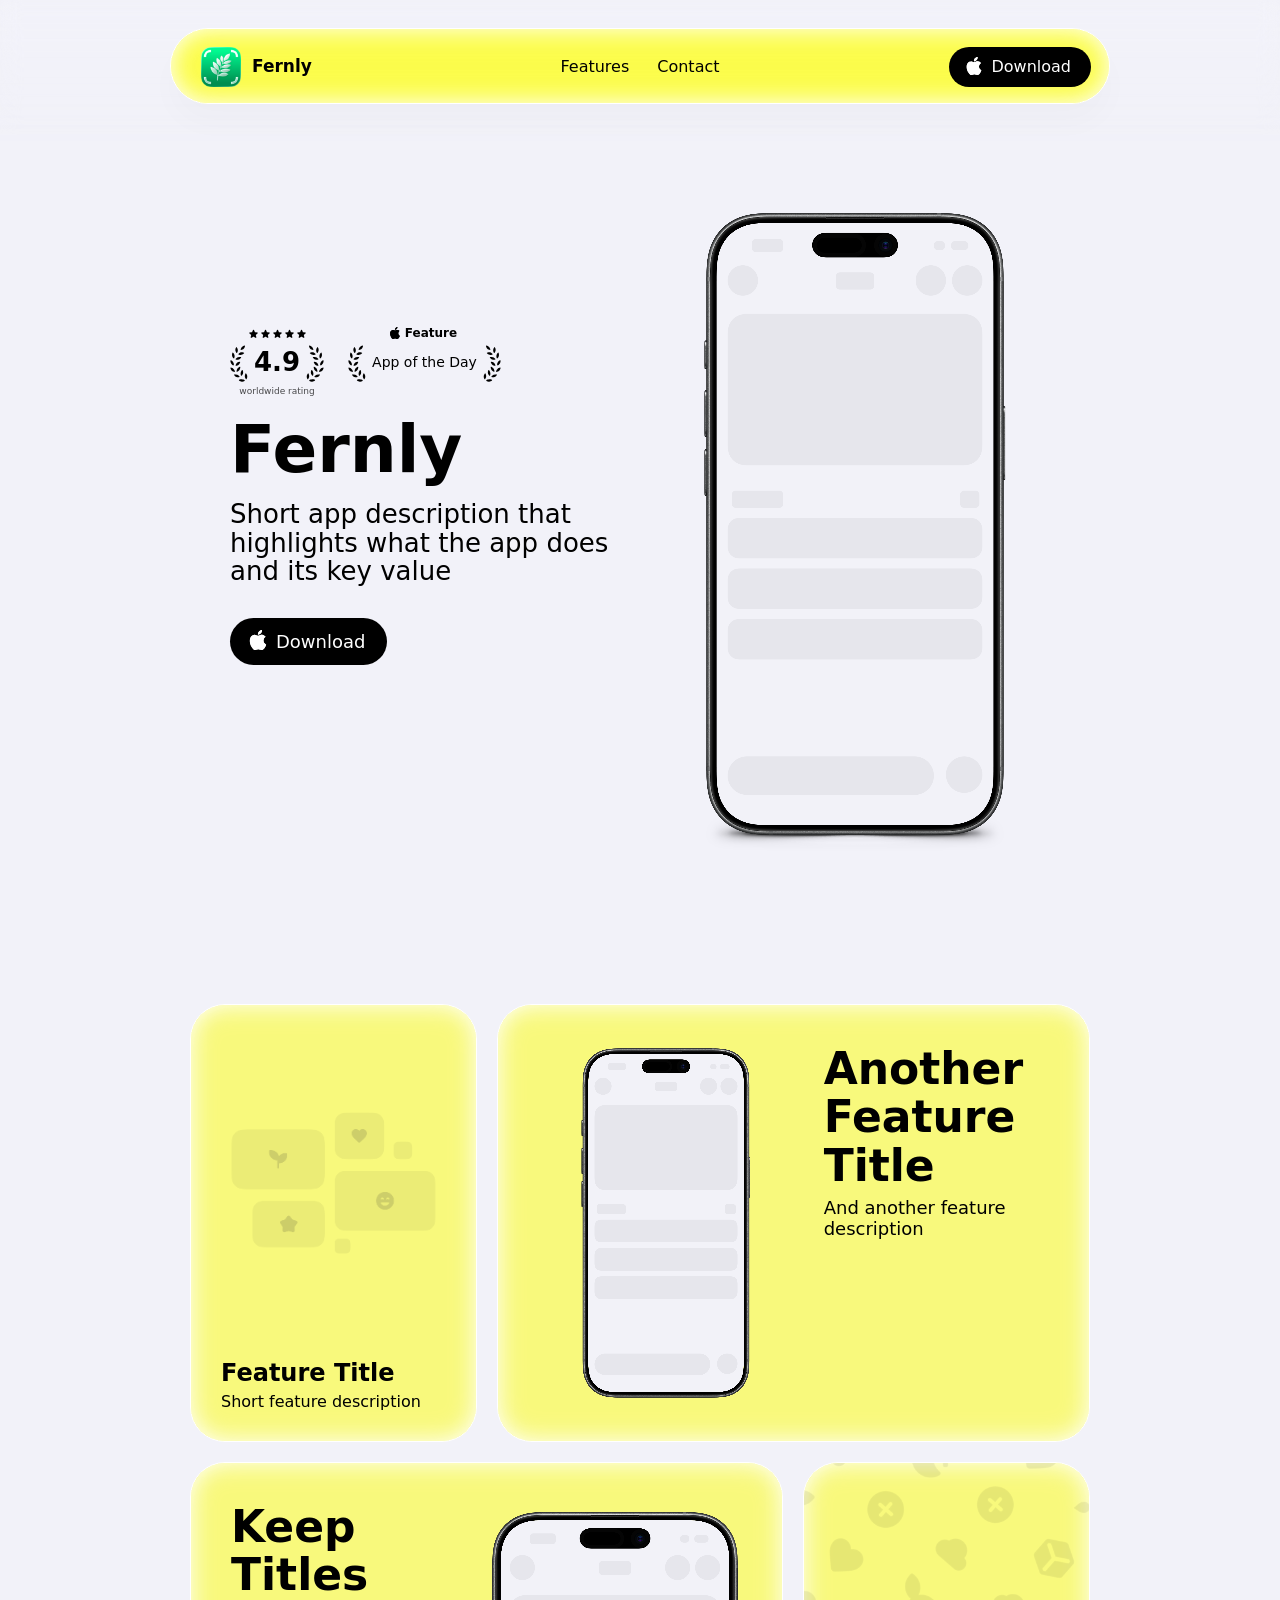
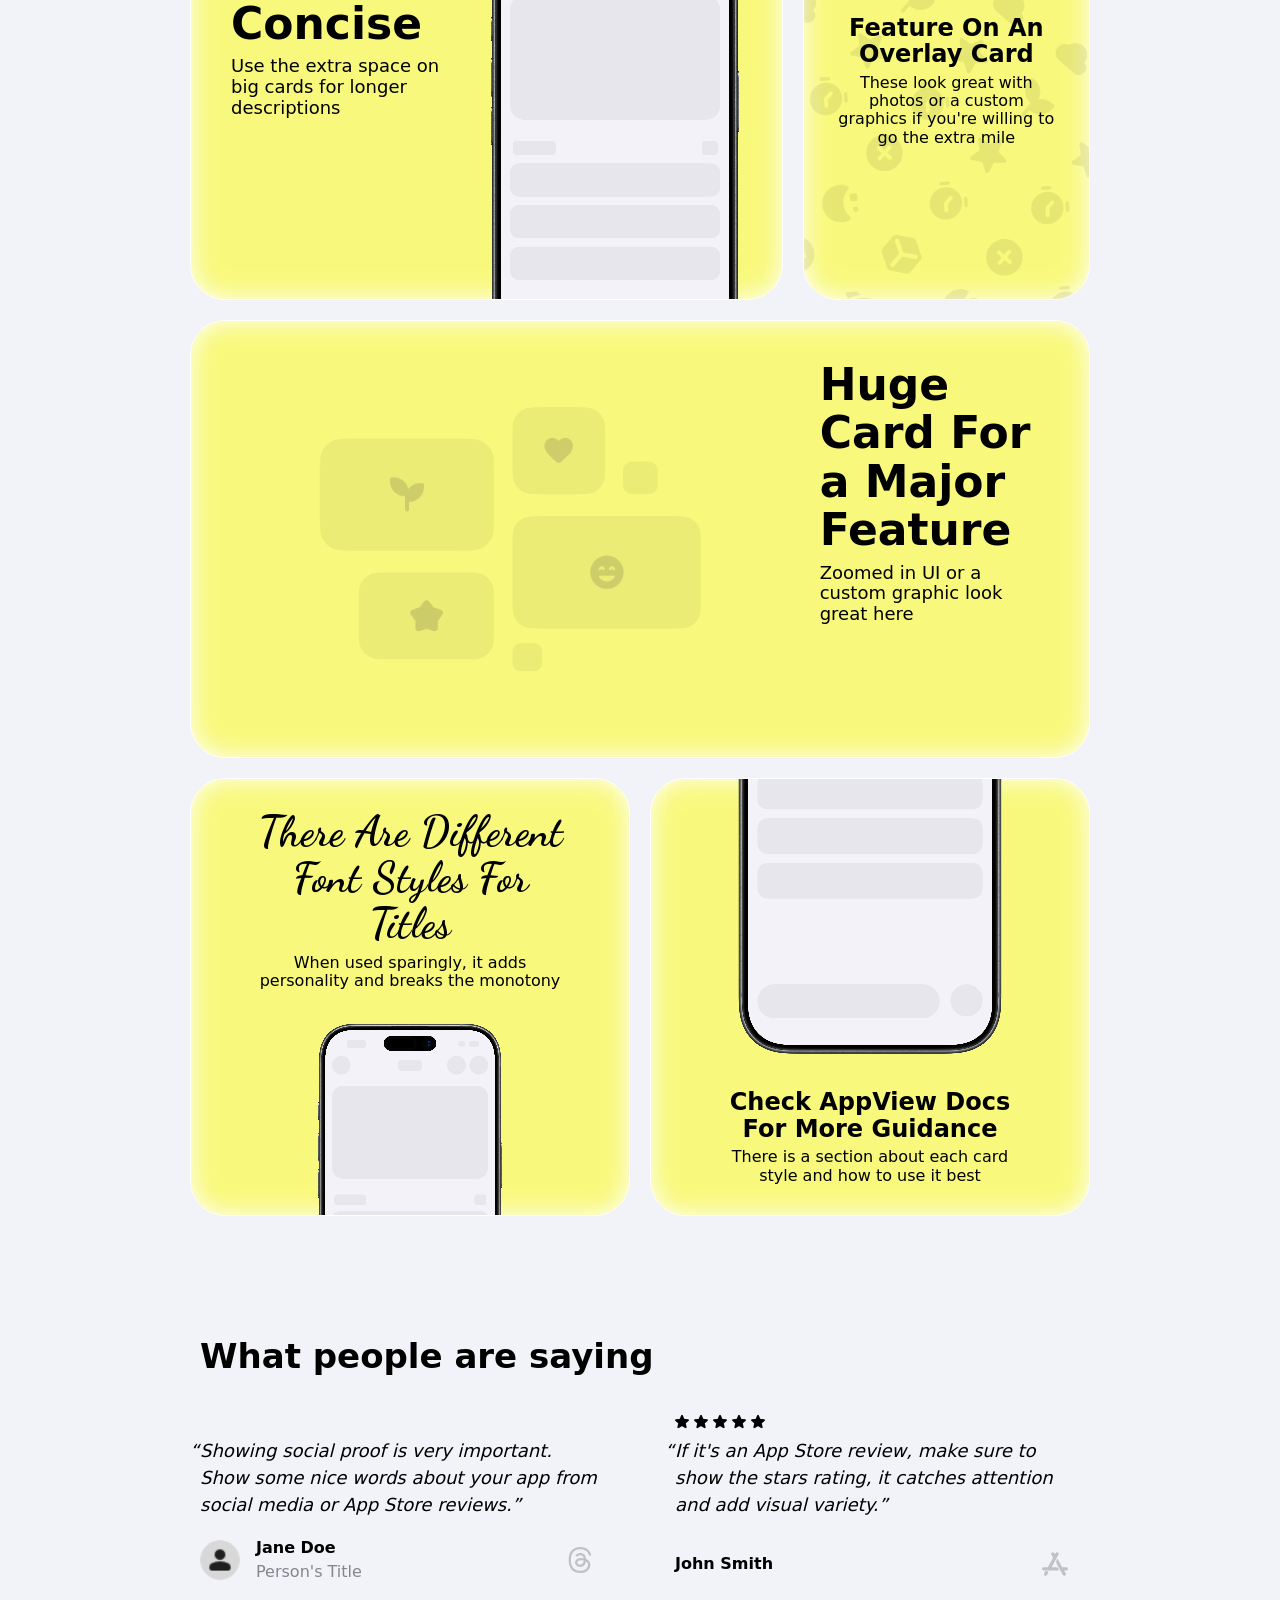
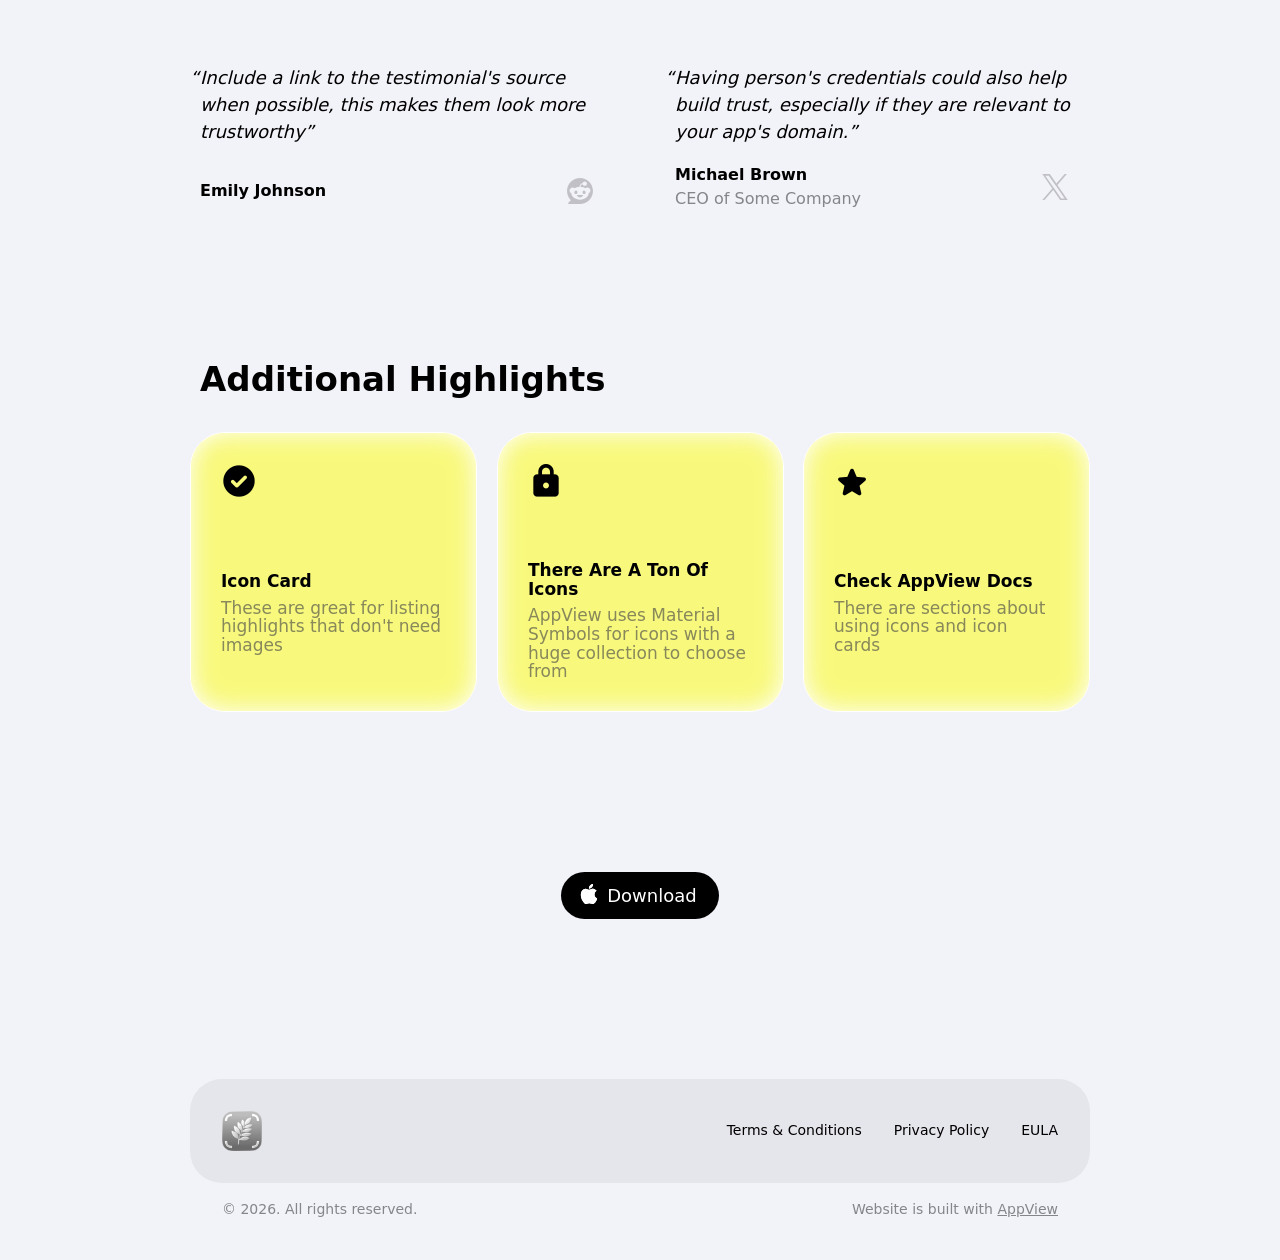
<file: index.html>
<!DOCTYPE html><!--gFlkBckFn0_X4sMZNgcHy--><html lang="en" data-theme="system"><head><meta charSet="utf-8"/><meta name="viewport" content="width=device-width, initial-scale=1"/><link rel="preload" href="/_next/static/media/406d3fc8d5ec9f59-s.p.3f4cab70.woff2" as="font" crossorigin="" type="font/woff2"/><link rel="preload" href="/_next/static/media/a85fe84266768609-s.p.e658778d.woff2" as="font" crossorigin="" type="font/woff2"/><link rel="stylesheet" href="/_next/static/chunks/d5b42e1818fa9781.css" data-precedence="next"/><link rel="stylesheet" href="/_next/static/chunks/5de529a4e8219a0a.css" data-precedence="next"/><link rel="stylesheet" href="/_next/static/chunks/2603368fa7fe7833.css" data-precedence="next"/><link rel="preload" as="script" fetchPriority="low" href="/_next/static/chunks/764d44338560fe62.js"/><script src="/_next/static/chunks/630fd1eb57e620ef.js" async=""></script><script src="/_next/static/chunks/5fe9d43a1371813a.js" async=""></script><script src="/_next/static/chunks/03f5f9a051606e04.js" async=""></script><script src="/_next/static/chunks/turbopack-5501bc16e2785744.js" async=""></script><script src="/_next/static/chunks/ff1a16fafef87110.js" async=""></script><script src="/_next/static/chunks/7738b2b176cf8288.js" async=""></script><script src="/_next/static/chunks/f8ed97c7f2e6597c.js" async=""></script><script src="/_next/static/chunks/96bbfbaa330b8447.js" async=""></script><link rel="preload" href="https://fonts.googleapis.com/css2?family=Material+Symbols+Rounded:opsz,wght,FILL,GRAD@30,600,0..1,0&amp;icon_names=check_circle,lock,mail,open_in_full,open_in_new,pause,play_arrow,send,star,target" as="style"/><meta name="apple-itunes-app" content="app-id=6755242687"/><link rel="icon" href="/favicon.png" type="image/png" sizes="48x48"/><meta name="next-size-adjust" content=""/><title>Fernly App</title><meta name="description" content="Website description"/><meta property="og:title" content="Fernly"/><meta property="og:description" content="Plant Identifier"/><meta property="og:url" content="https://fernly.app"/><meta property="og:image" content="https://app-website-url.com/og-preview.png"/><meta property="og:image:width" content="1200"/><meta property="og:image:height" content="720"/><meta property="og:type" content="website"/><meta name="twitter:card" content="summary_large_image"/><meta name="twitter:title" content="App title"/><meta name="twitter:description" content="App description"/><meta name="twitter:image" content="https://app-website-url.com/og-preview.png"/><style>
      :root,
      :root[data-theme="light"] {
        color-scheme: light;
        --color-scheme: light;
        --color-text-primary: oklch(0% 0 none);
--color-text-secondary: oklch(35.88% 0.01 285.82deg / 0.6);
--color-fill-0: oklch(100% 0 none);
--color-fill-1: oklch(96.26% 0.01 286.45deg);
--color-fill-2: oklch(92.33% 0.01 286.44deg);
--color-fill-3: oklch(86.22% 0.01 286.41deg);
--color-accent-brand: oklch(0% 0 none);
--color-accent-orange: oklch(75.33% 0.17 55.71deg);
--color-accent-green: oklch(73.03% 0.19 147.44deg);
--color-accent-red: oklch(65.42% 0.23 28.66deg);
--color-accent-blue: oklch(60.27% 0.22 257.42deg);
--color-accent-indigo: oklch(52.94% 0.19 278.34deg);
--color-accent-mint: oklch(74.81% 0.13 189.02deg);
--color-accent-purple: oklch(61.49% 0.21 312.42deg);
--color-accent-pink: oklch(64.97% 0.24 17.9deg);
--color-text-accent-brand: oklch(100% 0 none);
      }

      @media (prefers-color-scheme: dark) {
        :root {
          color-scheme: dark;
          --color-scheme: dark;
          --color-text-primary: oklch(100% 0 none);
--color-text-secondary: oklch(94.3% 0.01 286.23deg / 0.6);
--color-fill-0: oklch(0% 0 none);
--color-fill-1: oklch(18.31% 0 286.05deg);
--color-fill-2: oklch(27.35% 0 286.25deg);
--color-fill-3: oklch(34.92% 0 286.35deg);
--color-accent-brand: oklch(100% 0 none);
--color-accent-orange: oklch(76.19% 0.17 57.05deg);
--color-accent-green: oklch(75.55% 0.21 146.98deg);
--color-accent-red: oklch(66.33% 0.22 28.29deg);
--color-accent-blue: oklch(62.42% 0.21 255.48deg);
--color-accent-indigo: oklch(55.64% 0.2 278.15deg);
--color-accent-mint: oklch(85.14% 0.11 192.43deg);
--color-accent-purple: oklch(65.6% 0.23 312.43deg);
--color-accent-pink: oklch(65.77% 0.23 16.02deg);
--color-text-accent-brand: oklch(0% 0 none);
        }
      }

      :root[data-theme="dark"] {
        color-scheme: dark;
        --color-scheme: dark;
        --color-text-primary: oklch(100% 0 none);
--color-text-secondary: oklch(94.3% 0.01 286.23deg / 0.6);
--color-fill-0: oklch(0% 0 none);
--color-fill-1: oklch(18.31% 0 286.05deg);
--color-fill-2: oklch(27.35% 0 286.25deg);
--color-fill-3: oklch(34.92% 0 286.35deg);
--color-accent-brand: oklch(100% 0 none);
--color-accent-orange: oklch(76.19% 0.17 57.05deg);
--color-accent-green: oklch(75.55% 0.21 146.98deg);
--color-accent-red: oklch(66.33% 0.22 28.29deg);
--color-accent-blue: oklch(62.42% 0.21 255.48deg);
--color-accent-indigo: oklch(55.64% 0.2 278.15deg);
--color-accent-mint: oklch(85.14% 0.11 192.43deg);
--color-accent-purple: oklch(65.6% 0.23 312.43deg);
--color-accent-pink: oklch(65.77% 0.23 16.02deg);
--color-text-accent-brand: oklch(0% 0 none);
      }
    </style><link rel="stylesheet" href="https://fonts.googleapis.com/css2?family=Material+Symbols+Rounded:opsz,wght,FILL,GRAD@30,600,0..1,0&amp;icon_names=check_circle,lock,mail,open_in_full,open_in_new,pause,play_arrow,send,star,target"/><script src="/_next/static/chunks/a6dad97d9634a72d.js" noModule=""></script></head><body><div hidden=""><!--$--><!--/$--></div><div class="navbar-module__6qiM_q__spacer"></div><div class="navbar-module__6qiM_q__navbarContainer"><nav class="navbar-module__6qiM_q__navbar"><div class="navbar-module__6qiM_q__content"><a class="navbar-module__6qiM_q__appIdentity" href="/"><div class="navbar-module__6qiM_q__appIconContainer"></div><div class="navbar-module__6qiM_q__appName">Fernly</div></a><ul class="navbar-module__6qiM_q__navLinks"><li><a href="/#features">Features</a></li><li><a href="mailto:support@fernly.app">Contact</a></li></ul><div class="navbar-module__6qiM_q__action"><a href="https://apps.apple.com/app/id6755242687" class="download_action_button-module__bT0Qaa__downloadActionButton download_action_button-module__bT0Qaa__small" target="_blank"><div class="download_action_button-module__bT0Qaa__label"><div class="download_action_button-module__bT0Qaa__appleLogo"><svg xmlns="http://www.w3.org/2000/svg" width="18" height="18" fill="currentColor" viewBox="0 0 16 16"><path d="M11.182.008C11.148-.03 9.923.023 8.857 1.18c-1.066 1.156-.902 2.482-.878 2.516s1.52.087 2.475-1.258.762-2.391.728-2.43m3.314 11.733c-.048-.096-2.325-1.234-2.113-3.422s1.675-2.789 1.698-2.854-.597-.79-1.254-1.157a3.7 3.7 0 0 0-1.563-.434c-.108-.003-.483-.095-1.254.116-.508.139-1.653.589-1.968.607-.316.018-1.256-.522-2.267-.665-.647-.125-1.333.131-1.824.328-.49.196-1.422.754-2.074 2.237-.652 1.482-.311 3.83-.067 4.56s.625 1.924 1.273 2.796c.576.984 1.34 1.667 1.659 1.899s1.219.386 1.843.067c.502-.308 1.408-.485 1.766-.472.357.013 1.061.154 1.782.539.571.197 1.111.115 1.652-.105.541-.221 1.324-1.059 2.238-2.758q.52-1.185.473-1.282"></path><path d="M11.182.008C11.148-.03 9.923.023 8.857 1.18c-1.066 1.156-.902 2.482-.878 2.516s1.52.087 2.475-1.258.762-2.391.728-2.43m3.314 11.733c-.048-.096-2.325-1.234-2.113-3.422s1.675-2.789 1.698-2.854-.597-.79-1.254-1.157a3.7 3.7 0 0 0-1.563-.434c-.108-.003-.483-.095-1.254.116-.508.139-1.653.589-1.968.607-.316.018-1.256-.522-2.267-.665-.647-.125-1.333.131-1.824.328-.49.196-1.422.754-2.074 2.237-.652 1.482-.311 3.83-.067 4.56s.625 1.924 1.273 2.796c.576.984 1.34 1.667 1.659 1.899s1.219.386 1.843.067c.502-.308 1.408-.485 1.766-.472.357.013 1.061.154 1.782.539.571.197 1.111.115 1.652-.105.541-.221 1.324-1.059 2.238-2.758q.52-1.185.473-1.282"></path></svg></div><div class="download_action_button-module__bT0Qaa__downloadLabel">Download</div></div></a></div></div></nav></div><section class="section-module__cZ8wpG__section" style="padding-top:100px"><div class="hero-module__q_m67W__hero"><div class="hero-module__q_m67W__content"><div class="hero-module__q_m67W__badges"><figure class="laurels_badge-module__jVnvRG__laurelsBadge" aria-label="App rating badge showing rating 4.9"><div class="laurels_badge-module__jVnvRG__header"><div aria-hidden="true"><div class="star_rating-module__04QMzW__starRating"><span class="material-symbols-rounded icon-module__iORj2G__icon icon-module__iORj2G__iconFilled " style="font-size:11px">star</span><span class="material-symbols-rounded icon-module__iORj2G__icon icon-module__iORj2G__iconFilled " style="font-size:11px">star</span><span class="material-symbols-rounded icon-module__iORj2G__icon icon-module__iORj2G__iconFilled " style="font-size:11px">star</span><span class="material-symbols-rounded icon-module__iORj2G__icon icon-module__iORj2G__iconFilled " style="font-size:11px">star</span><span class="material-symbols-rounded icon-module__iORj2G__icon icon-module__iORj2G__iconFilled " style="font-size:11px">star</span></div></div></div><div class="laurels_badge-module__jVnvRG__laurelsWrap"><div class="laurels_badge-module__jVnvRG__laurelLeading"><svg xmlns="http://www.w3.org/2000/svg" viewBox="0 0 18 37" fill="currentColor" aria-hidden="true" width="18" height="37"><path d="M11.934 34.162a5.4 5.4 0 0 0-1.474.14 4.7 4.7 0 0 0-1.368.52q-.436.261-.076.57.536.515 1.288.852t1.465.394q.747.089 1.543-.117.795-.205 1.386-.653.29-.228.02-.512a4.6 4.6 0 0 0-1.28-.797 4.9 4.9 0 0 0-1.504-.397m3.616-5.65q-.375.65-.574 1.443t-.148 1.429q.021.716.333 1.477.313.76.778 1.31.264.33.497-.003.448-.57.673-1.366t.137-1.545a4.5 4.5 0 0 0-.35-1.448 5.4 5.4 0 0 0-.781-1.351q-.317-.372-.565.053m-8.315 1.145a5.1 5.1 0 0 0-1.535-.274q-.83-.027-1.477.186-.388.105-.175.502.393.637 1.044 1.155.652.517 1.297.75.709.27 1.548.276t1.487-.26q.377-.15.154-.477a4.7 4.7 0 0 0-1.043-1.126q-.652-.516-1.3-.732m4.911-4.585a4.7 4.7 0 0 0-.912 1.195q-.394.714-.52 1.392a5 5 0 0 0-.07 1.574q.09.828.411 1.422.185.363.48.102.558-.412.986-1.134t.555-1.47q.141-.684.026-1.496a5 5 0 0 0-.436-1.473q-.175-.45-.52-.112M.426 23.023q.123.71.506 1.46t.9 1.266q.516.519 1.252.841.737.323 1.456.356.413.035.342-.365a4.7 4.7 0 0 0-.516-1.47 4.6 4.6 0 0 0-.896-1.188 4.7 4.7 0 0 0-1.227-.832 5.4 5.4 0 0 0-1.42-.468q-.472-.069-.396.4m9.407-1.284q-.617.201-1.269.69-.652.49-1.107 1.092-.428.57-.668 1.363a4.5 4.5 0 0 0-.205 1.528q.02.395.415.303a4.2 4.2 0 0 0 1.396-.65 3.7 3.7 0 0 0 1.057-1.08 5.2 5.2 0 0 0 .641-1.418q.232-.794.197-1.508 0-.506-.457-.32M7.11 17.792a4.5 4.5 0 0 0-.97 1.162 4.8 4.8 0 0 0-.586 1.425q-.076.38.304.37.75.032 1.52-.253t1.292-.785q.521-.45.958-1.18.437-.727.611-1.44.076-.422-.362-.42a4.8 4.8 0 0 0-1.468.363q-.752.31-1.299.758M.46 15.505q-.087.653.1 1.464.186.81.563 1.497.372.66 1.009 1.177.636.516 1.302.713.38.114.42-.283.09-.681-.084-1.485a4.4 4.4 0 0 0-.578-1.443 4.8 4.8 0 0 0-1.026-1.142 5 5 0 0 0-1.245-.77q-.42-.174-.461.272m7.539-3.313q-.694.245-1.346.77-.651.523-1.028 1.118-.223.322.154.48.664.267 1.501.267.838 0 1.501-.285a5.3 5.3 0 0 0 1.373-.824q.644-.528.986-1.118.213-.365-.208-.511a5 5 0 0 0-1.475-.157 4.7 4.7 0 0 0-1.458.26m-5.51-4.44a5 5 0 0 0-.421 1.52 4.7 4.7 0 0 0 .042 1.509q.111.703.54 1.408t1.019 1.133q.289.261.479-.114.337-.643.426-1.455a4.1 4.1 0 0 0-.084-1.481 5.1 5.1 0 0 0-.54-1.433 4.7 4.7 0 0 0-.91-1.202q-.358-.286-.55.114m8.48-.38a5 5 0 0 0-1.434.59q-.707.42-1.122.94-.233.273.092.482.595.393 1.402.493t1.536-.083a4.9 4.9 0 0 0 1.465-.587q.72-.427 1.17-.979.288-.36-.114-.547-.644-.271-1.463-.361a5 5 0 0 0-1.531.052M6.162 2.187q-.41.622-.625 1.426a4.7 4.7 0 0 0-.177 1.484q.018.717.34 1.483.323.767.842 1.32.304.295.545-.044.38-.65.586-1.454t.135-1.457a4.4 4.4 0 0 0-.346-1.466 5.2 5.2 0 0 0-.76-1.313q-.288-.33-.54.021m8.463-1.64a5 5 0 0 0-1.443.506 5 5 0 0 0-1.215.865 4.9 4.9 0 0 0-.851 1.243q-.366.742-.47 1.468-.038.368.357.362A4 4 0 0 0 12.5 4.57q.75-.372 1.207-.911.483-.513.84-1.255T15.01.946q.086-.456-.385-.398"></path></svg></div><div class="laurels_badge-module__jVnvRG__badgeValue"><div class="rating_laurels_badge-module__Qb4YXa__ratingValue">4.9</div></div><div class="laurels_badge-module__jVnvRG__laurelTrailing"><svg xmlns="http://www.w3.org/2000/svg" viewBox="0 0 18 37" fill="currentColor" aria-hidden="true" width="18" height="37"><path d="M11.934 34.162a5.4 5.4 0 0 0-1.474.14 4.7 4.7 0 0 0-1.368.52q-.436.261-.076.57.536.515 1.288.852t1.465.394q.747.089 1.543-.117.795-.205 1.386-.653.29-.228.02-.512a4.6 4.6 0 0 0-1.28-.797 4.9 4.9 0 0 0-1.504-.397m3.616-5.65q-.375.65-.574 1.443t-.148 1.429q.021.716.333 1.477.313.76.778 1.31.264.33.497-.003.448-.57.673-1.366t.137-1.545a4.5 4.5 0 0 0-.35-1.448 5.4 5.4 0 0 0-.781-1.351q-.317-.372-.565.053m-8.315 1.145a5.1 5.1 0 0 0-1.535-.274q-.83-.027-1.477.186-.388.105-.175.502.393.637 1.044 1.155.652.517 1.297.75.709.27 1.548.276t1.487-.26q.377-.15.154-.477a4.7 4.7 0 0 0-1.043-1.126q-.652-.516-1.3-.732m4.911-4.585a4.7 4.7 0 0 0-.912 1.195q-.394.714-.52 1.392a5 5 0 0 0-.07 1.574q.09.828.411 1.422.185.363.48.102.558-.412.986-1.134t.555-1.47q.141-.684.026-1.496a5 5 0 0 0-.436-1.473q-.175-.45-.52-.112M.426 23.023q.123.71.506 1.46t.9 1.266q.516.519 1.252.841.737.323 1.456.356.413.035.342-.365a4.7 4.7 0 0 0-.516-1.47 4.6 4.6 0 0 0-.896-1.188 4.7 4.7 0 0 0-1.227-.832 5.4 5.4 0 0 0-1.42-.468q-.472-.069-.396.4m9.407-1.284q-.617.201-1.269.69-.652.49-1.107 1.092-.428.57-.668 1.363a4.5 4.5 0 0 0-.205 1.528q.02.395.415.303a4.2 4.2 0 0 0 1.396-.65 3.7 3.7 0 0 0 1.057-1.08 5.2 5.2 0 0 0 .641-1.418q.232-.794.197-1.508 0-.506-.457-.32M7.11 17.792a4.5 4.5 0 0 0-.97 1.162 4.8 4.8 0 0 0-.586 1.425q-.076.38.304.37.75.032 1.52-.253t1.292-.785q.521-.45.958-1.18.437-.727.611-1.44.076-.422-.362-.42a4.8 4.8 0 0 0-1.468.363q-.752.31-1.299.758M.46 15.505q-.087.653.1 1.464.186.81.563 1.497.372.66 1.009 1.177.636.516 1.302.713.38.114.42-.283.09-.681-.084-1.485a4.4 4.4 0 0 0-.578-1.443 4.8 4.8 0 0 0-1.026-1.142 5 5 0 0 0-1.245-.77q-.42-.174-.461.272m7.539-3.313q-.694.245-1.346.77-.651.523-1.028 1.118-.223.322.154.48.664.267 1.501.267.838 0 1.501-.285a5.3 5.3 0 0 0 1.373-.824q.644-.528.986-1.118.213-.365-.208-.511a5 5 0 0 0-1.475-.157 4.7 4.7 0 0 0-1.458.26m-5.51-4.44a5 5 0 0 0-.421 1.52 4.7 4.7 0 0 0 .042 1.509q.111.703.54 1.408t1.019 1.133q.289.261.479-.114.337-.643.426-1.455a4.1 4.1 0 0 0-.084-1.481 5.1 5.1 0 0 0-.54-1.433 4.7 4.7 0 0 0-.91-1.202q-.358-.286-.55.114m8.48-.38a5 5 0 0 0-1.434.59q-.707.42-1.122.94-.233.273.092.482.595.393 1.402.493t1.536-.083a4.9 4.9 0 0 0 1.465-.587q.72-.427 1.17-.979.288-.36-.114-.547-.644-.271-1.463-.361a5 5 0 0 0-1.531.052M6.162 2.187q-.41.622-.625 1.426a4.7 4.7 0 0 0-.177 1.484q.018.717.34 1.483.323.767.842 1.32.304.295.545-.044.38-.65.586-1.454t.135-1.457a4.4 4.4 0 0 0-.346-1.466 5.2 5.2 0 0 0-.76-1.313q-.288-.33-.54.021m8.463-1.64a5 5 0 0 0-1.443.506 5 5 0 0 0-1.215.865 4.9 4.9 0 0 0-.851 1.243q-.366.742-.47 1.468-.038.368.357.362A4 4 0 0 0 12.5 4.57q.75-.372 1.207-.911.483-.513.84-1.255T15.01.946q.086-.456-.385-.398"></path></svg></div></div><div class="laurels_badge-module__jVnvRG__caption">worldwide rating</div></figure><figure class="laurels_badge-module__jVnvRG__laurelsBadge" aria-label="Apple feature badge showing feature name App of the Day"><div class="laurels_badge-module__jVnvRG__header"><div class="apple_feature_laurels_badge-module__o5hiGG__header" aria-hidden="true"><svg xmlns="http://www.w3.org/2000/svg" width="12" height="12" fill="currentColor" viewBox="0 0 16 16"><path d="M11.182.008C11.148-.03 9.923.023 8.857 1.18c-1.066 1.156-.902 2.482-.878 2.516s1.52.087 2.475-1.258.762-2.391.728-2.43m3.314 11.733c-.048-.096-2.325-1.234-2.113-3.422s1.675-2.789 1.698-2.854-.597-.79-1.254-1.157a3.7 3.7 0 0 0-1.563-.434c-.108-.003-.483-.095-1.254.116-.508.139-1.653.589-1.968.607-.316.018-1.256-.522-2.267-.665-.647-.125-1.333.131-1.824.328-.49.196-1.422.754-2.074 2.237-.652 1.482-.311 3.83-.067 4.56s.625 1.924 1.273 2.796c.576.984 1.34 1.667 1.659 1.899s1.219.386 1.843.067c.502-.308 1.408-.485 1.766-.472.357.013 1.061.154 1.782.539.571.197 1.111.115 1.652-.105.541-.221 1.324-1.059 2.238-2.758q.52-1.185.473-1.282"></path><path d="M11.182.008C11.148-.03 9.923.023 8.857 1.18c-1.066 1.156-.902 2.482-.878 2.516s1.52.087 2.475-1.258.762-2.391.728-2.43m3.314 11.733c-.048-.096-2.325-1.234-2.113-3.422s1.675-2.789 1.698-2.854-.597-.79-1.254-1.157a3.7 3.7 0 0 0-1.563-.434c-.108-.003-.483-.095-1.254.116-.508.139-1.653.589-1.968.607-.316.018-1.256-.522-2.267-.665-.647-.125-1.333.131-1.824.328-.49.196-1.422.754-2.074 2.237-.652 1.482-.311 3.83-.067 4.56s.625 1.924 1.273 2.796c.576.984 1.34 1.667 1.659 1.899s1.219.386 1.843.067c.502-.308 1.408-.485 1.766-.472.357.013 1.061.154 1.782.539.571.197 1.111.115 1.652-.105.541-.221 1.324-1.059 2.238-2.758q.52-1.185.473-1.282"></path></svg>Feature</div></div><div class="laurels_badge-module__jVnvRG__laurelsWrap"><div class="laurels_badge-module__jVnvRG__laurelLeading"><svg xmlns="http://www.w3.org/2000/svg" viewBox="0 0 18 37" fill="currentColor" aria-hidden="true" width="18" height="37"><path d="M11.934 34.162a5.4 5.4 0 0 0-1.474.14 4.7 4.7 0 0 0-1.368.52q-.436.261-.076.57.536.515 1.288.852t1.465.394q.747.089 1.543-.117.795-.205 1.386-.653.29-.228.02-.512a4.6 4.6 0 0 0-1.28-.797 4.9 4.9 0 0 0-1.504-.397m3.616-5.65q-.375.65-.574 1.443t-.148 1.429q.021.716.333 1.477.313.76.778 1.31.264.33.497-.003.448-.57.673-1.366t.137-1.545a4.5 4.5 0 0 0-.35-1.448 5.4 5.4 0 0 0-.781-1.351q-.317-.372-.565.053m-8.315 1.145a5.1 5.1 0 0 0-1.535-.274q-.83-.027-1.477.186-.388.105-.175.502.393.637 1.044 1.155.652.517 1.297.75.709.27 1.548.276t1.487-.26q.377-.15.154-.477a4.7 4.7 0 0 0-1.043-1.126q-.652-.516-1.3-.732m4.911-4.585a4.7 4.7 0 0 0-.912 1.195q-.394.714-.52 1.392a5 5 0 0 0-.07 1.574q.09.828.411 1.422.185.363.48.102.558-.412.986-1.134t.555-1.47q.141-.684.026-1.496a5 5 0 0 0-.436-1.473q-.175-.45-.52-.112M.426 23.023q.123.71.506 1.46t.9 1.266q.516.519 1.252.841.737.323 1.456.356.413.035.342-.365a4.7 4.7 0 0 0-.516-1.47 4.6 4.6 0 0 0-.896-1.188 4.7 4.7 0 0 0-1.227-.832 5.4 5.4 0 0 0-1.42-.468q-.472-.069-.396.4m9.407-1.284q-.617.201-1.269.69-.652.49-1.107 1.092-.428.57-.668 1.363a4.5 4.5 0 0 0-.205 1.528q.02.395.415.303a4.2 4.2 0 0 0 1.396-.65 3.7 3.7 0 0 0 1.057-1.08 5.2 5.2 0 0 0 .641-1.418q.232-.794.197-1.508 0-.506-.457-.32M7.11 17.792a4.5 4.5 0 0 0-.97 1.162 4.8 4.8 0 0 0-.586 1.425q-.076.38.304.37.75.032 1.52-.253t1.292-.785q.521-.45.958-1.18.437-.727.611-1.44.076-.422-.362-.42a4.8 4.8 0 0 0-1.468.363q-.752.31-1.299.758M.46 15.505q-.087.653.1 1.464.186.81.563 1.497.372.66 1.009 1.177.636.516 1.302.713.38.114.42-.283.09-.681-.084-1.485a4.4 4.4 0 0 0-.578-1.443 4.8 4.8 0 0 0-1.026-1.142 5 5 0 0 0-1.245-.77q-.42-.174-.461.272m7.539-3.313q-.694.245-1.346.77-.651.523-1.028 1.118-.223.322.154.48.664.267 1.501.267.838 0 1.501-.285a5.3 5.3 0 0 0 1.373-.824q.644-.528.986-1.118.213-.365-.208-.511a5 5 0 0 0-1.475-.157 4.7 4.7 0 0 0-1.458.26m-5.51-4.44a5 5 0 0 0-.421 1.52 4.7 4.7 0 0 0 .042 1.509q.111.703.54 1.408t1.019 1.133q.289.261.479-.114.337-.643.426-1.455a4.1 4.1 0 0 0-.084-1.481 5.1 5.1 0 0 0-.54-1.433 4.7 4.7 0 0 0-.91-1.202q-.358-.286-.55.114m8.48-.38a5 5 0 0 0-1.434.59q-.707.42-1.122.94-.233.273.092.482.595.393 1.402.493t1.536-.083a4.9 4.9 0 0 0 1.465-.587q.72-.427 1.17-.979.288-.36-.114-.547-.644-.271-1.463-.361a5 5 0 0 0-1.531.052M6.162 2.187q-.41.622-.625 1.426a4.7 4.7 0 0 0-.177 1.484q.018.717.34 1.483.323.767.842 1.32.304.295.545-.044.38-.65.586-1.454t.135-1.457a4.4 4.4 0 0 0-.346-1.466 5.2 5.2 0 0 0-.76-1.313q-.288-.33-.54.021m8.463-1.64a5 5 0 0 0-1.443.506 5 5 0 0 0-1.215.865 4.9 4.9 0 0 0-.851 1.243q-.366.742-.47 1.468-.038.368.357.362A4 4 0 0 0 12.5 4.57q.75-.372 1.207-.911.483-.513.84-1.255T15.01.946q.086-.456-.385-.398"></path></svg></div><div class="laurels_badge-module__jVnvRG__badgeValue"><div class="apple_feature_laurels_badge-module__o5hiGG__featureName">App of the Day</div></div><div class="laurels_badge-module__jVnvRG__laurelTrailing"><svg xmlns="http://www.w3.org/2000/svg" viewBox="0 0 18 37" fill="currentColor" aria-hidden="true" width="18" height="37"><path d="M11.934 34.162a5.4 5.4 0 0 0-1.474.14 4.7 4.7 0 0 0-1.368.52q-.436.261-.076.57.536.515 1.288.852t1.465.394q.747.089 1.543-.117.795-.205 1.386-.653.29-.228.02-.512a4.6 4.6 0 0 0-1.28-.797 4.9 4.9 0 0 0-1.504-.397m3.616-5.65q-.375.65-.574 1.443t-.148 1.429q.021.716.333 1.477.313.76.778 1.31.264.33.497-.003.448-.57.673-1.366t.137-1.545a4.5 4.5 0 0 0-.35-1.448 5.4 5.4 0 0 0-.781-1.351q-.317-.372-.565.053m-8.315 1.145a5.1 5.1 0 0 0-1.535-.274q-.83-.027-1.477.186-.388.105-.175.502.393.637 1.044 1.155.652.517 1.297.75.709.27 1.548.276t1.487-.26q.377-.15.154-.477a4.7 4.7 0 0 0-1.043-1.126q-.652-.516-1.3-.732m4.911-4.585a4.7 4.7 0 0 0-.912 1.195q-.394.714-.52 1.392a5 5 0 0 0-.07 1.574q.09.828.411 1.422.185.363.48.102.558-.412.986-1.134t.555-1.47q.141-.684.026-1.496a5 5 0 0 0-.436-1.473q-.175-.45-.52-.112M.426 23.023q.123.71.506 1.46t.9 1.266q.516.519 1.252.841.737.323 1.456.356.413.035.342-.365a4.7 4.7 0 0 0-.516-1.47 4.6 4.6 0 0 0-.896-1.188 4.7 4.7 0 0 0-1.227-.832 5.4 5.4 0 0 0-1.42-.468q-.472-.069-.396.4m9.407-1.284q-.617.201-1.269.69-.652.49-1.107 1.092-.428.57-.668 1.363a4.5 4.5 0 0 0-.205 1.528q.02.395.415.303a4.2 4.2 0 0 0 1.396-.65 3.7 3.7 0 0 0 1.057-1.08 5.2 5.2 0 0 0 .641-1.418q.232-.794.197-1.508 0-.506-.457-.32M7.11 17.792a4.5 4.5 0 0 0-.97 1.162 4.8 4.8 0 0 0-.586 1.425q-.076.38.304.37.75.032 1.52-.253t1.292-.785q.521-.45.958-1.18.437-.727.611-1.44.076-.422-.362-.42a4.8 4.8 0 0 0-1.468.363q-.752.31-1.299.758M.46 15.505q-.087.653.1 1.464.186.81.563 1.497.372.66 1.009 1.177.636.516 1.302.713.38.114.42-.283.09-.681-.084-1.485a4.4 4.4 0 0 0-.578-1.443 4.8 4.8 0 0 0-1.026-1.142 5 5 0 0 0-1.245-.77q-.42-.174-.461.272m7.539-3.313q-.694.245-1.346.77-.651.523-1.028 1.118-.223.322.154.48.664.267 1.501.267.838 0 1.501-.285a5.3 5.3 0 0 0 1.373-.824q.644-.528.986-1.118.213-.365-.208-.511a5 5 0 0 0-1.475-.157 4.7 4.7 0 0 0-1.458.26m-5.51-4.44a5 5 0 0 0-.421 1.52 4.7 4.7 0 0 0 .042 1.509q.111.703.54 1.408t1.019 1.133q.289.261.479-.114.337-.643.426-1.455a4.1 4.1 0 0 0-.084-1.481 5.1 5.1 0 0 0-.54-1.433 4.7 4.7 0 0 0-.91-1.202q-.358-.286-.55.114m8.48-.38a5 5 0 0 0-1.434.59q-.707.42-1.122.94-.233.273.092.482.595.393 1.402.493t1.536-.083a4.9 4.9 0 0 0 1.465-.587q.72-.427 1.17-.979.288-.36-.114-.547-.644-.271-1.463-.361a5 5 0 0 0-1.531.052M6.162 2.187q-.41.622-.625 1.426a4.7 4.7 0 0 0-.177 1.484q.018.717.34 1.483.323.767.842 1.32.304.295.545-.044.38-.65.586-1.454t.135-1.457a4.4 4.4 0 0 0-.346-1.466 5.2 5.2 0 0 0-.76-1.313q-.288-.33-.54.021m8.463-1.64a5 5 0 0 0-1.443.506 5 5 0 0 0-1.215.865 4.9 4.9 0 0 0-.851 1.243q-.366.742-.47 1.468-.038.368.357.362A4 4 0 0 0 12.5 4.57q.75-.372 1.207-.911.483-.513.84-1.255T15.01.946q.086-.456-.385-.398"></path></svg></div></div><div class="laurels_badge-module__jVnvRG__caption"></div></figure></div><h1 class="hero-module__q_m67W__title undefined">Fernly</h1><p class="hero-module__q_m67W__subtitle">Short app description that highlights what the app does and its key value</p><div class="hero-module__q_m67W__action"><a href="https://apps.apple.com/app/id6755242687" class="download_action_button-module__bT0Qaa__downloadActionButton download_action_button-module__bT0Qaa__medium" target="_blank"><div class="download_action_button-module__bT0Qaa__label"><div class="download_action_button-module__bT0Qaa__appleLogo"><svg xmlns="http://www.w3.org/2000/svg" width="20" height="20" fill="currentColor" viewBox="0 0 16 16"><path d="M11.182.008C11.148-.03 9.923.023 8.857 1.18c-1.066 1.156-.902 2.482-.878 2.516s1.52.087 2.475-1.258.762-2.391.728-2.43m3.314 11.733c-.048-.096-2.325-1.234-2.113-3.422s1.675-2.789 1.698-2.854-.597-.79-1.254-1.157a3.7 3.7 0 0 0-1.563-.434c-.108-.003-.483-.095-1.254.116-.508.139-1.653.589-1.968.607-.316.018-1.256-.522-2.267-.665-.647-.125-1.333.131-1.824.328-.49.196-1.422.754-2.074 2.237-.652 1.482-.311 3.83-.067 4.56s.625 1.924 1.273 2.796c.576.984 1.34 1.667 1.659 1.899s1.219.386 1.843.067c.502-.308 1.408-.485 1.766-.472.357.013 1.061.154 1.782.539.571.197 1.111.115 1.652-.105.541-.221 1.324-1.059 2.238-2.758q.52-1.185.473-1.282"></path><path d="M11.182.008C11.148-.03 9.923.023 8.857 1.18c-1.066 1.156-.902 2.482-.878 2.516s1.52.087 2.475-1.258.762-2.391.728-2.43m3.314 11.733c-.048-.096-2.325-1.234-2.113-3.422s1.675-2.789 1.698-2.854-.597-.79-1.254-1.157a3.7 3.7 0 0 0-1.563-.434c-.108-.003-.483-.095-1.254.116-.508.139-1.653.589-1.968.607-.316.018-1.256-.522-2.267-.665-.647-.125-1.333.131-1.824.328-.49.196-1.422.754-2.074 2.237-.652 1.482-.311 3.83-.067 4.56s.625 1.924 1.273 2.796c.576.984 1.34 1.667 1.659 1.899s1.219.386 1.843.067c.502-.308 1.408-.485 1.766-.472.357.013 1.061.154 1.782.539.571.197 1.111.115 1.652-.105.541-.221 1.324-1.059 2.238-2.758q.52-1.185.473-1.282"></path></svg></div><div class="download_action_button-module__bT0Qaa__downloadLabel">Download</div></div></a></div></div><div class="hero-module__q_m67W__media"><div class="hero_image-module__IjwA3q__heroImage"><div class="hero_image-module__IjwA3q__shadow" style="--bottom-offset:0px"><img alt="" loading="lazy" width="592" height="68" decoding="async" data-nimg="1" style="color:transparent;width:100%;height:auto" src="/app_view/iphone_shadow.png"/></div><canvas class="hero_image-module__IjwA3q__imageCanvas" aria-label=""></canvas></div></div></div></section><section class="section-module__cZ8wpG__section" id="features"><div class="card_grid-module__NphKLq__cardGrid" style="--card-height:438px"><figure class="shared-module__eSDWiG__gridCardItem shared-module__eSDWiG__third"><div class="stacked_card-module__ahc5OW__content stacked_card-module__ahc5OW__forward"><div class="stacked_card-module__ahc5OW__media"></div><div class="stacked_card-module__ahc5OW__text stacked_card-module__ahc5OW__forward stacked_card-module__ahc5OW__leading"><div class="stacked_card-module__ahc5OW__textContent"><h2 class="stacked_card-module__ahc5OW__title undefined">Feature Title</h2><p class="stacked_card-module__ahc5OW__description">Short feature description</p></div></div></div></figure><figure class="shared-module__eSDWiG__gridCardItem shared-module__eSDWiG__twoThirds"><div class="stacked_card-module__ahc5OW__content stacked_card-module__ahc5OW__forward"><div class="stacked_card-module__ahc5OW__media"></div><div class="stacked_card-module__ahc5OW__text stacked_card-module__ahc5OW__forward stacked_card-module__ahc5OW__leading"><div class="stacked_card-module__ahc5OW__textContent"><h2 class="stacked_card-module__ahc5OW__title undefined">Another Feature Title</h2><p class="stacked_card-module__ahc5OW__description">And another feature description</p></div></div></div></figure><figure class="shared-module__eSDWiG__gridCardItem shared-module__eSDWiG__twoThirds"><div class="stacked_card-module__ahc5OW__content stacked_card-module__ahc5OW__reverse"><div class="stacked_card-module__ahc5OW__media"></div><div class="stacked_card-module__ahc5OW__text stacked_card-module__ahc5OW__reverse stacked_card-module__ahc5OW__leading"><div class="stacked_card-module__ahc5OW__textContent"><h2 class="stacked_card-module__ahc5OW__title undefined">Keep Titles Concise</h2><p class="stacked_card-module__ahc5OW__description">Use the extra space on big cards for longer descriptions</p></div></div></div></figure><figure class="shared-module__eSDWiG__gridCardItem shared-module__eSDWiG__third overlaid_card-module__E-SPpG__overlaidCard overlaid_card-module__E-SPpG__center"><div class="overlaid_card-module__E-SPpG__image"></div><div class="overlaid_card-module__E-SPpG__text overlaid_card-module__E-SPpG__center "><h2 class="overlaid_card-module__E-SPpG__title undefined">Feature On An Overlay Card</h2><p class="overlaid_card-module__E-SPpG__description">These look great with photos or a custom graphics if you&#x27;re willing to go the extra mile</p></div></figure><figure class="shared-module__eSDWiG__gridCardItem shared-module__eSDWiG__full"><div class="stacked_card-module__ahc5OW__content stacked_card-module__ahc5OW__forward"><div class="stacked_card-module__ahc5OW__media"></div><div class="stacked_card-module__ahc5OW__text stacked_card-module__ahc5OW__forward stacked_card-module__ahc5OW__leading"><div class="stacked_card-module__ahc5OW__textContent"><h2 class="stacked_card-module__ahc5OW__title undefined">Huge Card For a Major Feature</h2><p class="stacked_card-module__ahc5OW__description">Zoomed in UI or a custom graphic look great here</p></div></div></div></figure><figure class="shared-module__eSDWiG__gridCardItem shared-module__eSDWiG__half"><div class="stacked_card-module__ahc5OW__content stacked_card-module__ahc5OW__reverse"><div class="stacked_card-module__ahc5OW__media"></div><div class="stacked_card-module__ahc5OW__text stacked_card-module__ahc5OW__reverse stacked_card-module__ahc5OW__center"><div class="stacked_card-module__ahc5OW__textContent"><h2 class="stacked_card-module__ahc5OW__title cursiveFont dancing_script_c4d2103-module__e2DA9G__className stacked_card-module__ahc5OW__cursive">There Are Different Font Styles For Titles</h2><p class="stacked_card-module__ahc5OW__description">When used sparingly, it adds personality and breaks the monotony</p></div></div></div></figure><figure class="shared-module__eSDWiG__gridCardItem shared-module__eSDWiG__half"><div class="stacked_card-module__ahc5OW__content stacked_card-module__ahc5OW__forward"><div class="stacked_card-module__ahc5OW__media"></div><div class="stacked_card-module__ahc5OW__text stacked_card-module__ahc5OW__forward stacked_card-module__ahc5OW__center"><div class="stacked_card-module__ahc5OW__textContent"><h2 class="stacked_card-module__ahc5OW__title undefined">Check AppView Docs For More Guidance</h2><p class="stacked_card-module__ahc5OW__description">There is a section about each card style and how to use it best</p></div></div></div></figure></div></section><section class="section-module__cZ8wpG__section" id="testimonials"><h2 class="section-module__cZ8wpG__title">What people are saying</h2><div class="testimonials_grid-module__GCgB1a__testimonialsGrid" style="--column-count:2"><figure class="testimonial-module__6DP3Uq__testimonial"><blockquote class="testimonial-module__6DP3Uq__message testimonial-module__6DP3Uq__messageItalic testimonial-module__6DP3Uq__quotationMarks">Showing social proof is very important. Show some nice words about your app from social media or App Store reviews.”</blockquote><div class="testimonial-module__6DP3Uq__footer"><figcaption class="testimonial-module__6DP3Uq__author"><div class="testimonial-module__6DP3Uq__authorName">Jane Doe</div><div class="testimonial-module__6DP3Uq__authorTitle">Person&#x27;s Title</div><div class="testimonial-module__6DP3Uq__authorImage"><img alt="Jane Doe" loading="lazy" width="40" height="40" decoding="async" data-nimg="1" style="color:transparent" src="/app_view/profile_image_placeholder.png"/></div></figcaption><div class="testimonial-module__6DP3Uq__source"></div></div></figure><figure class="testimonial-module__6DP3Uq__testimonial"><div class="testimonial-module__6DP3Uq__rating" aria-label="5 star rating" role="img"><div class="star_rating-module__04QMzW__starRating"><span class="material-symbols-rounded icon-module__iORj2G__icon icon-module__iORj2G__iconFilled " style="font-size:18px">star</span><span class="material-symbols-rounded icon-module__iORj2G__icon icon-module__iORj2G__iconFilled " style="font-size:18px">star</span><span class="material-symbols-rounded icon-module__iORj2G__icon icon-module__iORj2G__iconFilled " style="font-size:18px">star</span><span class="material-symbols-rounded icon-module__iORj2G__icon icon-module__iORj2G__iconFilled " style="font-size:18px">star</span><span class="material-symbols-rounded icon-module__iORj2G__icon icon-module__iORj2G__iconFilled " style="font-size:18px">star</span></div></div><blockquote class="testimonial-module__6DP3Uq__message testimonial-module__6DP3Uq__messageItalic testimonial-module__6DP3Uq__quotationMarks">If it&#x27;s an App Store review, make sure to show the stars rating, it catches attention and add visual variety.”</blockquote><div class="testimonial-module__6DP3Uq__footer"><figcaption class="testimonial-module__6DP3Uq__author"><div class="testimonial-module__6DP3Uq__authorName">John Smith</div></figcaption><div class="testimonial-module__6DP3Uq__source"></div></div></figure><figure class="testimonial-module__6DP3Uq__testimonial"><blockquote class="testimonial-module__6DP3Uq__message testimonial-module__6DP3Uq__messageItalic testimonial-module__6DP3Uq__quotationMarks">Include a link to the testimonial&#x27;s source when possible, this makes them look more trustworthy”</blockquote><div class="testimonial-module__6DP3Uq__footer"><figcaption class="testimonial-module__6DP3Uq__author"><div class="testimonial-module__6DP3Uq__authorName">Emily Johnson</div></figcaption><div class="testimonial-module__6DP3Uq__source"></div></div></figure><figure class="testimonial-module__6DP3Uq__testimonial"><blockquote class="testimonial-module__6DP3Uq__message testimonial-module__6DP3Uq__messageItalic testimonial-module__6DP3Uq__quotationMarks">Having person&#x27;s credentials could also help build trust, especially if they are relevant to your app&#x27;s domain.”</blockquote><div class="testimonial-module__6DP3Uq__footer"><figcaption class="testimonial-module__6DP3Uq__author"><div class="testimonial-module__6DP3Uq__authorName">Michael Brown</div><div class="testimonial-module__6DP3Uq__authorTitle">CEO of Some Company</div></figcaption><div class="testimonial-module__6DP3Uq__source"></div></div></figure></div></section><section class="section-module__cZ8wpG__section"><h2 class="section-module__cZ8wpG__title">Additional Highlights</h2><div class="card_grid-module__NphKLq__cardGrid" style="--card-height:280px"><figure class="shared-module__eSDWiG__gridCardItem shared-module__eSDWiG__third"><div class="icon_card-module__mS1N3W__iconCard"><div class="icon_card-module__mS1N3W__icon" aria-hidden="true"><span class="material-symbols-rounded icon-module__iORj2G__icon icon-module__iORj2G__iconFilled icon-module__iORj2G__large">check_circle</span></div><div class="icon_card-module__mS1N3W__info"><h2 class="icon_card-module__mS1N3W__title ">Icon Card</h2><p class="icon_card-module__mS1N3W__description">These are great for listing highlights that don&#x27;t need images</p></div></div></figure><figure class="shared-module__eSDWiG__gridCardItem shared-module__eSDWiG__third"><div class="icon_card-module__mS1N3W__iconCard"><div class="icon_card-module__mS1N3W__icon" aria-hidden="true"><span class="material-symbols-rounded icon-module__iORj2G__icon icon-module__iORj2G__iconFilled icon-module__iORj2G__large">lock</span></div><div class="icon_card-module__mS1N3W__info"><h2 class="icon_card-module__mS1N3W__title ">There Are A Ton Of Icons</h2><p class="icon_card-module__mS1N3W__description">AppView uses Material Symbols for icons with a huge collection to choose from</p></div></div></figure><figure class="shared-module__eSDWiG__gridCardItem shared-module__eSDWiG__third"><div class="icon_card-module__mS1N3W__iconCard"><div class="icon_card-module__mS1N3W__icon" aria-hidden="true"><span class="material-symbols-rounded icon-module__iORj2G__icon icon-module__iORj2G__iconFilled icon-module__iORj2G__large">star</span></div><div class="icon_card-module__mS1N3W__info"><h2 class="icon_card-module__mS1N3W__title ">Check AppView Docs</h2><p class="icon_card-module__mS1N3W__description">There are sections about using icons and icon cards</p></div></div></figure></div></section><section class="section-module__cZ8wpG__section" style="padding-top:60px;padding-bottom:160px"><a href="https://apps.apple.com/app/id6755242687" class="download_action_button-module__bT0Qaa__downloadActionButton download_action_button-module__bT0Qaa__medium" target="_blank"><div class="download_action_button-module__bT0Qaa__label"><div class="download_action_button-module__bT0Qaa__appleLogo"><svg xmlns="http://www.w3.org/2000/svg" width="20" height="20" fill="currentColor" viewBox="0 0 16 16"><path d="M11.182.008C11.148-.03 9.923.023 8.857 1.18c-1.066 1.156-.902 2.482-.878 2.516s1.52.087 2.475-1.258.762-2.391.728-2.43m3.314 11.733c-.048-.096-2.325-1.234-2.113-3.422s1.675-2.789 1.698-2.854-.597-.79-1.254-1.157a3.7 3.7 0 0 0-1.563-.434c-.108-.003-.483-.095-1.254.116-.508.139-1.653.589-1.968.607-.316.018-1.256-.522-2.267-.665-.647-.125-1.333.131-1.824.328-.49.196-1.422.754-2.074 2.237-.652 1.482-.311 3.83-.067 4.56s.625 1.924 1.273 2.796c.576.984 1.34 1.667 1.659 1.899s1.219.386 1.843.067c.502-.308 1.408-.485 1.766-.472.357.013 1.061.154 1.782.539.571.197 1.111.115 1.652-.105.541-.221 1.324-1.059 2.238-2.758q.52-1.185.473-1.282"></path><path d="M11.182.008C11.148-.03 9.923.023 8.857 1.18c-1.066 1.156-.902 2.482-.878 2.516s1.52.087 2.475-1.258.762-2.391.728-2.43m3.314 11.733c-.048-.096-2.325-1.234-2.113-3.422s1.675-2.789 1.698-2.854-.597-.79-1.254-1.157a3.7 3.7 0 0 0-1.563-.434c-.108-.003-.483-.095-1.254.116-.508.139-1.653.589-1.968.607-.316.018-1.256-.522-2.267-.665-.647-.125-1.333.131-1.824.328-.49.196-1.422.754-2.074 2.237-.652 1.482-.311 3.83-.067 4.56s.625 1.924 1.273 2.796c.576.984 1.34 1.667 1.659 1.899s1.219.386 1.843.067c.502-.308 1.408-.485 1.766-.472.357.013 1.061.154 1.782.539.571.197 1.111.115 1.652-.105.541-.221 1.324-1.059 2.238-2.758q.52-1.185.473-1.282"></path></svg></div><div class="download_action_button-module__bT0Qaa__downloadLabel">Download</div></div></a></section><!--$--><!--/$--><footer class="compact_footer-module__i1N2Ta__compactFooter"><div class="compact_footer-module__i1N2Ta__main"><div aria-hidden="true"></div><div class="compact_footer-module__i1N2Ta__links"><ul class="compact_footer-module__i1N2Ta__links"><li><a href="/terms" class="compact_footer-module__i1N2Ta__link" target="_self">Terms &amp; Conditions</a></li><li><a href="/privacy" class="compact_footer-module__i1N2Ta__link" target="_self">Privacy Policy</a></li><li><a href="https://www.apple.com/legal/internet-services/itunes/dev/stdeula/" class="compact_footer-module__i1N2Ta__link" target="_blank" rel="noopener noreferrer">EULA</a></li></ul></div></div><div class="compact_footer-module__i1N2Ta__footnotes"><div>© 2026. All rights reserved.</div><div>Website is built with<!-- --> <a target="_blank" href="https://appview.dev">AppView</a></div></div></footer><script src="/_next/static/chunks/764d44338560fe62.js" id="_R_" async=""></script><script>(self.__next_f=self.__next_f||[]).push([0])</script><script>self.__next_f.push([1,"1:\"$Sreact.fragment\"\n2:I[39756,[\"/_next/static/chunks/ff1a16fafef87110.js\",\"/_next/static/chunks/7738b2b176cf8288.js\"],\"default\"]\n3:I[37457,[\"/_next/static/chunks/ff1a16fafef87110.js\",\"/_next/static/chunks/7738b2b176cf8288.js\"],\"default\"]\n9:I[68027,[\"/_next/static/chunks/ff1a16fafef87110.js\",\"/_next/static/chunks/7738b2b176cf8288.js\"],\"default\"]\n:HL[\"/_next/static/chunks/d5b42e1818fa9781.css\",\"style\"]\n:HL[\"/_next/static/chunks/5de529a4e8219a0a.css\",\"style\"]\n:HL[\"/_next/static/chunks/2603368fa7fe7833.css\",\"style\"]\n:HL[\"/_next/static/media/406d3fc8d5ec9f59-s.p.3f4cab70.woff2\",\"font\",{\"crossOrigin\":\"\",\"type\":\"font/woff2\"}]\n:HL[\"/_next/static/media/a85fe84266768609-s.p.e658778d.woff2\",\"font\",{\"crossOrigin\":\"\",\"type\":\"font/woff2\"}]\n4:Ta76,"])</script><script>self.__next_f.push([1,"\n      :root,\n      :root[data-theme=\"light\"] {\n        color-scheme: light;\n        --color-scheme: light;\n        --color-text-primary: oklch(0% 0 none);\n--color-text-secondary: oklch(35.88% 0.01 285.82deg / 0.6);\n--color-fill-0: oklch(100% 0 none);\n--color-fill-1: oklch(96.26% 0.01 286.45deg);\n--color-fill-2: oklch(92.33% 0.01 286.44deg);\n--color-fill-3: oklch(86.22% 0.01 286.41deg);\n--color-accent-brand: oklch(0% 0 none);\n--color-accent-orange: oklch(75.33% 0.17 55.71deg);\n--color-accent-green: oklch(73.03% 0.19 147.44deg);\n--color-accent-red: oklch(65.42% 0.23 28.66deg);\n--color-accent-blue: oklch(60.27% 0.22 257.42deg);\n--color-accent-indigo: oklch(52.94% 0.19 278.34deg);\n--color-accent-mint: oklch(74.81% 0.13 189.02deg);\n--color-accent-purple: oklch(61.49% 0.21 312.42deg);\n--color-accent-pink: oklch(64.97% 0.24 17.9deg);\n--color-text-accent-brand: oklch(100% 0 none);\n      }\n\n      @media (prefers-color-scheme: dark) {\n        :root {\n          color-scheme: dark;\n          --color-scheme: dark;\n          --color-text-primary: oklch(100% 0 none);\n--color-text-secondary: oklch(94.3% 0.01 286.23deg / 0.6);\n--color-fill-0: oklch(0% 0 none);\n--color-fill-1: oklch(18.31% 0 286.05deg);\n--color-fill-2: oklch(27.35% 0 286.25deg);\n--color-fill-3: oklch(34.92% 0 286.35deg);\n--color-accent-brand: oklch(100% 0 none);\n--color-accent-orange: oklch(76.19% 0.17 57.05deg);\n--color-accent-green: oklch(75.55% 0.21 146.98deg);\n--color-accent-red: oklch(66.33% 0.22 28.29deg);\n--color-accent-blue: oklch(62.42% 0.21 255.48deg);\n--color-accent-indigo: oklch(55.64% 0.2 278.15deg);\n--color-accent-mint: oklch(85.14% 0.11 192.43deg);\n--color-accent-purple: oklch(65.6% 0.23 312.43deg);\n--color-accent-pink: oklch(65.77% 0.23 16.02deg);\n--color-text-accent-brand: oklch(0% 0 none);\n        }\n      }\n\n      :root[data-theme=\"dark\"] {\n        color-scheme: dark;\n        --color-scheme: dark;\n        --color-text-primary: oklch(100% 0 none);\n--color-text-secondary: oklch(94.3% 0.01 286.23deg / 0.6);\n--color-fill-0: oklch(0% 0 none);\n--color-fill-1: oklch(18.31% 0 286.05deg);\n--color-fill-2: oklch(27.35% 0 286.25deg);\n--color-fill-3: oklch(34.92% 0 286.35deg);\n--color-accent-brand: oklch(100% 0 none);\n--color-accent-orange: oklch(76.19% 0.17 57.05deg);\n--color-accent-green: oklch(75.55% 0.21 146.98deg);\n--color-accent-red: oklch(66.33% 0.22 28.29deg);\n--color-accent-blue: oklch(62.42% 0.21 255.48deg);\n--color-accent-indigo: oklch(55.64% 0.2 278.15deg);\n--color-accent-mint: oklch(85.14% 0.11 192.43deg);\n--color-accent-purple: oklch(65.6% 0.23 312.43deg);\n--color-accent-pink: oklch(65.77% 0.23 16.02deg);\n--color-text-accent-brand: oklch(0% 0 none);\n      }\n    "])</script><script>self.__next_f.push([1,"0:{\"P\":null,\"b\":\"gFlkBckFn0_X4sMZNgcHy\",\"c\":[\"\",\"\"],\"q\":\"\",\"i\":false,\"f\":[[[\"\",{\"children\":[\"(main)\",{\"children\":[\"__PAGE__\",{}]},\"$undefined\",\"$undefined\",true]}],[[\"$\",\"$1\",\"c\",{\"children\":[null,[\"$\",\"$L2\",null,{\"parallelRouterKey\":\"children\",\"error\":\"$undefined\",\"errorStyles\":\"$undefined\",\"errorScripts\":\"$undefined\",\"template\":[\"$\",\"$L3\",null,{}],\"templateStyles\":\"$undefined\",\"templateScripts\":\"$undefined\",\"notFound\":[[[\"$\",\"title\",null,{\"children\":\"404: This page could not be found.\"}],[\"$\",\"div\",null,{\"style\":{\"fontFamily\":\"system-ui,\\\"Segoe UI\\\",Roboto,Helvetica,Arial,sans-serif,\\\"Apple Color Emoji\\\",\\\"Segoe UI Emoji\\\"\",\"height\":\"100vh\",\"textAlign\":\"center\",\"display\":\"flex\",\"flexDirection\":\"column\",\"alignItems\":\"center\",\"justifyContent\":\"center\"},\"children\":[\"$\",\"div\",null,{\"children\":[[\"$\",\"style\",null,{\"dangerouslySetInnerHTML\":{\"__html\":\"body{color:#000;background:#fff;margin:0}.next-error-h1{border-right:1px solid rgba(0,0,0,.3)}@media (prefers-color-scheme:dark){body{color:#fff;background:#000}.next-error-h1{border-right:1px solid rgba(255,255,255,.3)}}\"}}],[\"$\",\"h1\",null,{\"className\":\"next-error-h1\",\"style\":{\"display\":\"inline-block\",\"margin\":\"0 20px 0 0\",\"padding\":\"0 23px 0 0\",\"fontSize\":24,\"fontWeight\":500,\"verticalAlign\":\"top\",\"lineHeight\":\"49px\"},\"children\":404}],[\"$\",\"div\",null,{\"style\":{\"display\":\"inline-block\"},\"children\":[\"$\",\"h2\",null,{\"style\":{\"fontSize\":14,\"fontWeight\":400,\"lineHeight\":\"49px\",\"margin\":0},\"children\":\"This page could not be found.\"}]}]]}]}]],[]],\"forbidden\":\"$undefined\",\"unauthorized\":\"$undefined\"}]]}],{\"children\":[[\"$\",\"$1\",\"c\",{\"children\":[[[\"$\",\"link\",\"0\",{\"rel\":\"stylesheet\",\"href\":\"/_next/static/chunks/d5b42e1818fa9781.css\",\"precedence\":\"next\",\"crossOrigin\":\"$undefined\",\"nonce\":\"$undefined\"}],[\"$\",\"link\",\"1\",{\"rel\":\"stylesheet\",\"href\":\"/_next/static/chunks/5de529a4e8219a0a.css\",\"precedence\":\"next\",\"crossOrigin\":\"$undefined\",\"nonce\":\"$undefined\"}],[\"$\",\"link\",\"2\",{\"rel\":\"stylesheet\",\"href\":\"/_next/static/chunks/2603368fa7fe7833.css\",\"precedence\":\"next\",\"crossOrigin\":\"$undefined\",\"nonce\":\"$undefined\"}],[\"$\",\"script\",\"script-0\",{\"src\":\"/_next/static/chunks/f8ed97c7f2e6597c.js\",\"async\":true,\"nonce\":\"$undefined\"}]],[\"$\",\"html\",null,{\"lang\":\"en\",\"data-theme\":\"system\",\"children\":[[\"$\",\"head\",null,{\"children\":[[\"$\",\"meta\",null,{\"name\":\"apple-itunes-app\",\"content\":\"app-id=6755242687\"}],[\"$\",\"link\",null,{\"rel\":\"icon\",\"href\":\"/favicon.png\",\"type\":\"image/png\",\"sizes\":\"48x48\"}],[\"$\",\"style\",null,{\"children\":\"$4\"}],\"$L5\"]}],\"$L6\"]}]]}],{\"children\":[\"$L7\",{},null,false,false]},null,false,false]},null,false,false],\"$L8\",false]],\"m\":\"$undefined\",\"G\":[\"$9\",[]],\"S\":true}\n"])</script><script>self.__next_f.push([1,"a:I[2913,[\"/_next/static/chunks/f8ed97c7f2e6597c.js\"],\"ThemeProvider\"]\nb:I[805,[\"/_next/static/chunks/f8ed97c7f2e6597c.js\"],\"Navbar\"]\nc:I[70417,[\"/_next/static/chunks/f8ed97c7f2e6597c.js\"],\"AppIcon\"]\n1e:I[97367,[\"/_next/static/chunks/ff1a16fafef87110.js\",\"/_next/static/chunks/7738b2b176cf8288.js\"],\"ViewportBoundary\"]\n20:I[97367,[\"/_next/static/chunks/ff1a16fafef87110.js\",\"/_next/static/chunks/7738b2b176cf8288.js\"],\"MetadataBoundary\"]\n21:\"$Sreact.suspense\"\n:HL[\"https://fonts.googleapis.com/css2?family=Material+Symbols+Rounded:opsz,wght,FILL,GRAD@30,600,0..1,0\u0026icon_names=check_circle,lock,mail,open_in_full,open_in_new,pause,play_arrow,send,star,target\",\"style\"]\n5:[\"$\",\"link\",null,{\"rel\":\"stylesheet\",\"href\":\"https://fonts.googleapis.com/css2?family=Material+Symbols+Rounded:opsz,wght,FILL,GRAD@30,600,0..1,0\u0026icon_names=check_circle,lock,mail,open_in_full,open_in_new,pause,play_arrow,send,star,target\"}]\n"])</script><script>self.__next_f.push([1,"6:[\"$\",\"body\",null,{\"children\":[\"$\",\"$La\",null,{\"children\":[[[\"$\",\"$Lb\",null,{\"icon\":[\"$\",\"$Lc\",null,{\"src\":\"/app_view/icon_placeholder.png\"}],\"appName\":\"Fernly\",\"links\":[{\"label\":\"Features\",\"href\":\"#features\"},{\"label\":\"Contact\",\"href\":\"mailto:support@fernly.app\"}],\"action\":[\"$\",\"a\",null,{\"href\":\"https://apps.apple.com/app/id6755242687\",\"className\":\"download_action_button-module__bT0Qaa__downloadActionButton download_action_button-module__bT0Qaa__small\",\"target\":\"_blank\",\"children\":[\"$\",\"div\",null,{\"className\":\"download_action_button-module__bT0Qaa__label\",\"children\":[[\"$\",\"div\",null,{\"className\":\"download_action_button-module__bT0Qaa__appleLogo\",\"children\":[\"$\",\"svg\",null,{\"xmlns\":\"http://www.w3.org/2000/svg\",\"width\":18,\"height\":18,\"fill\":\"currentColor\",\"viewBox\":\"0 0 16 16\",\"children\":[[\"$\",\"path\",null,{\"d\":\"M11.182.008C11.148-.03 9.923.023 8.857 1.18c-1.066 1.156-.902 2.482-.878 2.516s1.52.087 2.475-1.258.762-2.391.728-2.43m3.314 11.733c-.048-.096-2.325-1.234-2.113-3.422s1.675-2.789 1.698-2.854-.597-.79-1.254-1.157a3.7 3.7 0 0 0-1.563-.434c-.108-.003-.483-.095-1.254.116-.508.139-1.653.589-1.968.607-.316.018-1.256-.522-2.267-.665-.647-.125-1.333.131-1.824.328-.49.196-1.422.754-2.074 2.237-.652 1.482-.311 3.83-.067 4.56s.625 1.924 1.273 2.796c.576.984 1.34 1.667 1.659 1.899s1.219.386 1.843.067c.502-.308 1.408-.485 1.766-.472.357.013 1.061.154 1.782.539.571.197 1.111.115 1.652-.105.541-.221 1.324-1.059 2.238-2.758q.52-1.185.473-1.282\"}],[\"$\",\"path\",null,{\"d\":\"M11.182.008C11.148-.03 9.923.023 8.857 1.18c-1.066 1.156-.902 2.482-.878 2.516s1.52.087 2.475-1.258.762-2.391.728-2.43m3.314 11.733c-.048-.096-2.325-1.234-2.113-3.422s1.675-2.789 1.698-2.854-.597-.79-1.254-1.157a3.7 3.7 0 0 0-1.563-.434c-.108-.003-.483-.095-1.254.116-.508.139-1.653.589-1.968.607-.316.018-1.256-.522-2.267-.665-.647-.125-1.333.131-1.824.328-.49.196-1.422.754-2.074 2.237-.652 1.482-.311 3.83-.067 4.56s.625 1.924 1.273 2.796c.576.984 1.34 1.667 1.659 1.899s1.219.386 1.843.067c.502-.308 1.408-.485 1.766-.472.357.013 1.061.154 1.782.539.571.197 1.111.115 1.652-.105.541-.221 1.324-1.059 2.238-2.758q.52-1.185.473-1.282\"}]]}]}],[\"$\",\"div\",null,{\"className\":\"download_action_button-module__bT0Qaa__downloadLabel\",\"children\":\"Download\"}]]}]}]}],[\"$\",\"$L2\",null,{\"parallelRouterKey\":\"children\",\"error\":\"$undefined\",\"errorStyles\":\"$undefined\",\"errorScripts\":\"$undefined\",\"template\":[\"$\",\"$L3\",null,{}],\"templateStyles\":\"$undefined\",\"templateScripts\":\"$undefined\",\"notFound\":[[[\"$\",\"title\",null,{\"children\":\"404: This page could not be found.\"}],[\"$\",\"div\",null,{\"style\":\"$0:f:0:1:0:props:children:1:props:notFound:0:1:props:style\",\"children\":[\"$\",\"div\",null,{\"children\":[[\"$\",\"style\",null,{\"dangerouslySetInnerHTML\":{\"__html\":\"body{color:#000;background:#fff;margin:0}.next-error-h1{border-right:1px solid rgba(0,0,0,.3)}@media (prefers-color-scheme:dark){body{color:#fff;background:#000}.next-error-h1{border-right:1px solid rgba(255,255,255,.3)}}\"}}],[\"$\",\"h1\",null,{\"className\":\"next-error-h1\",\"style\":\"$0:f:0:1:0:props:children:1:props:notFound:0:1:props:children:props:children:1:props:style\",\"children\":404}],[\"$\",\"div\",null,{\"style\":\"$0:f:0:1:0:props:children:1:props:notFound:0:1:props:children:props:children:2:props:style\",\"children\":[\"$\",\"h2\",null,{\"style\":\"$0:f:0:1:0:props:children:1:props:notFound:0:1:props:children:props:children:2:props:children:props:style\",\"children\":\"This page could not be found.\"}]}]]}]}]],[]],\"forbidden\":\"$undefined\",\"unauthorized\":\"$undefined\"}],[\"$\",\"footer\",null,{\"className\":\"compact_footer-module__i1N2Ta__compactFooter\",\"children\":[[\"$\",\"div\",null,{\"className\":\"compact_footer-module__i1N2Ta__main\",\"children\":[[\"$\",\"div\",null,{\"className\":\"$undefined\",\"aria-hidden\":\"true\",\"children\":[\"$\",\"$Lc\",null,{\"src\":\"/app_view/icon_placeholder.png\",\"filter\":\"grayscale\"}]}],[\"$\",\"div\",null,{\"className\":\"compact_footer-module__i1N2Ta__links\",\"children\":[\"$\",\"ul\",null,{\"className\":\"compact_footer-module__i1N2Ta__links\",\"children\":[[\"$\",\"li\",\"/terms\",{\"children\":[\"$\",\"a\",null,{\"href\":\"/terms\",\"className\":\"compact_footer-module__i1N2Ta__link\",\"target\":\"_self\",\"rel\":\"$undefined\",\"children\":\"Terms \u0026 Conditions\"}]}],[\"$\",\"li\",\"/privacy\",{\"children\":[\"$\",\"a\",null,{\"href\":\"/privacy\",\"className\":\"compact_footer-module__i1N2Ta__link\",\"target\":\"_self\",\"rel\":\"$undefined\",\"children\":\"Privacy Policy\"}]}],[\"$\",\"li\",\"https://www.apple.com/legal/internet-services/itunes/dev/stdeula/\",{\"children\":\"$Ld\"}]]}]}]]}],\"$Le\"]}]],false]}]}]\n"])</script><script>self.__next_f.push([1,"f:Ta6e,"])</script><script>self.__next_f.push([1,"M11.934 34.162a5.4 5.4 0 0 0-1.474.14 4.7 4.7 0 0 0-1.368.52q-.436.261-.076.57.536.515 1.288.852t1.465.394q.747.089 1.543-.117.795-.205 1.386-.653.29-.228.02-.512a4.6 4.6 0 0 0-1.28-.797 4.9 4.9 0 0 0-1.504-.397m3.616-5.65q-.375.65-.574 1.443t-.148 1.429q.021.716.333 1.477.313.76.778 1.31.264.33.497-.003.448-.57.673-1.366t.137-1.545a4.5 4.5 0 0 0-.35-1.448 5.4 5.4 0 0 0-.781-1.351q-.317-.372-.565.053m-8.315 1.145a5.1 5.1 0 0 0-1.535-.274q-.83-.027-1.477.186-.388.105-.175.502.393.637 1.044 1.155.652.517 1.297.75.709.27 1.548.276t1.487-.26q.377-.15.154-.477a4.7 4.7 0 0 0-1.043-1.126q-.652-.516-1.3-.732m4.911-4.585a4.7 4.7 0 0 0-.912 1.195q-.394.714-.52 1.392a5 5 0 0 0-.07 1.574q.09.828.411 1.422.185.363.48.102.558-.412.986-1.134t.555-1.47q.141-.684.026-1.496a5 5 0 0 0-.436-1.473q-.175-.45-.52-.112M.426 23.023q.123.71.506 1.46t.9 1.266q.516.519 1.252.841.737.323 1.456.356.413.035.342-.365a4.7 4.7 0 0 0-.516-1.47 4.6 4.6 0 0 0-.896-1.188 4.7 4.7 0 0 0-1.227-.832 5.4 5.4 0 0 0-1.42-.468q-.472-.069-.396.4m9.407-1.284q-.617.201-1.269.69-.652.49-1.107 1.092-.428.57-.668 1.363a4.5 4.5 0 0 0-.205 1.528q.02.395.415.303a4.2 4.2 0 0 0 1.396-.65 3.7 3.7 0 0 0 1.057-1.08 5.2 5.2 0 0 0 .641-1.418q.232-.794.197-1.508 0-.506-.457-.32M7.11 17.792a4.5 4.5 0 0 0-.97 1.162 4.8 4.8 0 0 0-.586 1.425q-.076.38.304.37.75.032 1.52-.253t1.292-.785q.521-.45.958-1.18.437-.727.611-1.44.076-.422-.362-.42a4.8 4.8 0 0 0-1.468.363q-.752.31-1.299.758M.46 15.505q-.087.653.1 1.464.186.81.563 1.497.372.66 1.009 1.177.636.516 1.302.713.38.114.42-.283.09-.681-.084-1.485a4.4 4.4 0 0 0-.578-1.443 4.8 4.8 0 0 0-1.026-1.142 5 5 0 0 0-1.245-.77q-.42-.174-.461.272m7.539-3.313q-.694.245-1.346.77-.651.523-1.028 1.118-.223.322.154.48.664.267 1.501.267.838 0 1.501-.285a5.3 5.3 0 0 0 1.373-.824q.644-.528.986-1.118.213-.365-.208-.511a5 5 0 0 0-1.475-.157 4.7 4.7 0 0 0-1.458.26m-5.51-4.44a5 5 0 0 0-.421 1.52 4.7 4.7 0 0 0 .042 1.509q.111.703.54 1.408t1.019 1.133q.289.261.479-.114.337-.643.426-1.455a4.1 4.1 0 0 0-.084-1.481 5.1 5.1 0 0 0-.54-1.433 4.7 4.7 0 0 0-.91-1.202q-.358-.286-.55.114m8.48-.38a5 5 0 0 0-1.434.59q-.707.42-1.122.94-.233.273.092.482.595.393 1.402.493t1.536-.083a4.9 4.9 0 0 0 1.465-.587q.72-.427 1.17-.979.288-.36-.114-.547-.644-.271-1.463-.361a5 5 0 0 0-1.531.052M6.162 2.187q-.41.622-.625 1.426a4.7 4.7 0 0 0-.177 1.484q.018.717.34 1.483.323.767.842 1.32.304.295.545-.044.38-.65.586-1.454t.135-1.457a4.4 4.4 0 0 0-.346-1.466 5.2 5.2 0 0 0-.76-1.313q-.288-.33-.54.021m8.463-1.64a5 5 0 0 0-1.443.506 5 5 0 0 0-1.215.865 4.9 4.9 0 0 0-.851 1.243q-.366.742-.47 1.468-.038.368.357.362A4 4 0 0 0 12.5 4.57q.75-.372 1.207-.911.483-.513.84-1.255T15.01.946q.086-.456-.385-.398"])</script><script>self.__next_f.push([1,"7:[\"$\",\"$1\",\"c\",{\"children\":[[[\"$\",\"section\",null,{\"className\":\"section-module__cZ8wpG__section\",\"id\":\"$undefined\",\"style\":{\"paddingTop\":100,\"paddingBottom\":\"$undefined\"},\"children\":[\"$undefined\",[\"$\",\"div\",null,{\"className\":\"hero-module__q_m67W__hero\",\"children\":[[\"$\",\"div\",null,{\"className\":\"hero-module__q_m67W__content\",\"children\":[[\"$\",\"div\",null,{\"className\":\"hero-module__q_m67W__badges\",\"children\":[[\"$\",\"figure\",null,{\"className\":\"laurels_badge-module__jVnvRG__laurelsBadge\",\"aria-label\":\"App rating badge showing rating 4.9\",\"children\":[[\"$\",\"div\",null,{\"className\":\"laurels_badge-module__jVnvRG__header\",\"children\":[\"$\",\"div\",null,{\"className\":\"$undefined\",\"aria-hidden\":\"true\",\"children\":[\"$\",\"div\",null,{\"className\":\"star_rating-module__04QMzW__starRating\",\"children\":[[\"$\",\"span\",\"0\",{\"className\":\"material-symbols-rounded icon-module__iORj2G__icon icon-module__iORj2G__iconFilled \",\"style\":{\"fontSize\":11},\"children\":\"star\"}],[\"$\",\"span\",\"1\",{\"className\":\"material-symbols-rounded icon-module__iORj2G__icon icon-module__iORj2G__iconFilled \",\"style\":{\"fontSize\":11},\"children\":\"star\"}],[\"$\",\"span\",\"2\",{\"className\":\"material-symbols-rounded icon-module__iORj2G__icon icon-module__iORj2G__iconFilled \",\"style\":{\"fontSize\":11},\"children\":\"star\"}],[\"$\",\"span\",\"3\",{\"className\":\"material-symbols-rounded icon-module__iORj2G__icon icon-module__iORj2G__iconFilled \",\"style\":{\"fontSize\":11},\"children\":\"star\"}],[\"$\",\"span\",\"4\",{\"className\":\"material-symbols-rounded icon-module__iORj2G__icon icon-module__iORj2G__iconFilled \",\"style\":{\"fontSize\":11},\"children\":\"star\"}]]}]}]}],[\"$\",\"div\",null,{\"className\":\"laurels_badge-module__jVnvRG__laurelsWrap\",\"children\":[[\"$\",\"div\",null,{\"className\":\"laurels_badge-module__jVnvRG__laurelLeading\",\"children\":[\"$\",\"svg\",null,{\"xmlns\":\"http://www.w3.org/2000/svg\",\"viewBox\":\"0 0 18 37\",\"fill\":\"currentColor\",\"aria-hidden\":\"true\",\"width\":18,\"height\":37,\"children\":[\"$\",\"path\",null,{\"d\":\"$f\"}]}]}],\"$L10\",\"$L11\"]}],\"$L12\"]}],\"$L13\"]}],\"$L14\",\"$L15\",\"$L16\"]}],\"$L17\"]}]]}],\"$L18\",\"$L19\",\"$L1a\",\"$L1b\"],[\"$L1c\"],\"$L1d\"]}]\n"])</script><script>self.__next_f.push([1,"8:[\"$\",\"$1\",\"h\",{\"children\":[null,[\"$\",\"$L1e\",null,{\"children\":\"$L1f\"}],[\"$\",\"div\",null,{\"hidden\":true,\"children\":[\"$\",\"$L20\",null,{\"children\":[\"$\",\"$21\",null,{\"name\":\"Next.Metadata\",\"children\":\"$L22\"}]}]}],[\"$\",\"meta\",null,{\"name\":\"next-size-adjust\",\"content\":\"\"}]]}]\n"])</script><script>self.__next_f.push([1,"23:I[97263,[\"/_next/static/chunks/f8ed97c7f2e6597c.js\",\"/_next/static/chunks/96bbfbaa330b8447.js\"],\"HeroImage\"]\n24:I[95562,[\"/_next/static/chunks/f8ed97c7f2e6597c.js\",\"/_next/static/chunks/96bbfbaa330b8447.js\"],\"StackedCardImage\"]\n25:I[35616,[\"/_next/static/chunks/f8ed97c7f2e6597c.js\",\"/_next/static/chunks/96bbfbaa330b8447.js\"],\"OverlaidCard\"]\n29:I[10927,[\"/_next/static/chunks/f8ed97c7f2e6597c.js\",\"/_next/static/chunks/96bbfbaa330b8447.js\"],\"Testimonial\"]\n2a:I[97367,[\"/_next/static/chunks/ff1a16fafef87110.js\",\"/_next/static/chunks/7738b2b176cf8288.js\"],\"OutletBoundary\"]\nd:[\"$\",\"a\",null,{\"href\":\"https://www.apple.com/legal/internet-services/itunes/dev/stdeula/\",\"className\":\"compact_footer-module__i1N2Ta__link\",\"target\":\"_blank\",\"rel\":\"noopener noreferrer\",\"children\":\"EULA\"}]\ne:[\"$\",\"div\",null,{\"className\":\"compact_footer-module__i1N2Ta__footnotes\",\"children\":[[\"$\",\"div\",null,{\"className\":\"$undefined\",\"children\":\"© 2026. All rights reserved.\"}],[\"$\",\"div\",null,{\"className\":\"$undefined\",\"children\":[\"Website is built with\",\" \",[\"$\",\"a\",null,{\"target\":\"_blank\",\"href\":\"https://appview.dev\",\"children\":\"AppView\"}]]}]]}]\n10:[\"$\",\"div\",null,{\"className\":\"laurels_badge-module__jVnvRG__badgeValue\",\"children\":[\"$\",\"div\",null,{\"className\":\"rating_laurels_badge-module__Qb4YXa__ratingValue\",\"children\":4.9}]}]\n11:[\"$\",\"div\",null,{\"className\":\"laurels_badge-module__jVnvRG__laurelTrailing\",\"children\":[\"$\",\"svg\",null,{\"xmlns\":\"http://www.w3.org/2000/svg\",\"viewBox\":\"0 0 18 37\",\"fill\":\"currentColor\",\"aria-hidden\":\"true\",\"width\":18,\"height\":37,\"children\":\"$7:props:children:0:0:props:children:1:props:children:0:props:children:0:props:children:0:props:children:1:props:children:0:props:children:props:children\"}]}]\n12:[\"$\",\"div\",null,{\"className\":\"laurels_badge-module__jVnvRG__caption\",\"children\":\"worldwide rating\"}]\n"])</script><script>self.__next_f.push([1,"13:[\"$\",\"figure\",null,{\"className\":\"laurels_badge-module__jVnvRG__laurelsBadge\",\"aria-label\":\"Apple feature badge showing feature name App of the Day\",\"children\":[[\"$\",\"div\",null,{\"className\":\"laurels_badge-module__jVnvRG__header\",\"children\":[\"$\",\"div\",null,{\"className\":\"apple_feature_laurels_badge-module__o5hiGG__header\",\"aria-hidden\":\"true\",\"children\":[[\"$\",\"svg\",null,{\"xmlns\":\"http://www.w3.org/2000/svg\",\"width\":12,\"height\":12,\"fill\":\"currentColor\",\"viewBox\":\"0 0 16 16\",\"children\":[\"$6:props:children:props:children:0:0:props:action:props:children:props:children:0:props:children:props:children:0\",\"$6:props:children:props:children:0:0:props:action:props:children:props:children:0:props:children:props:children:1\"]}],\"Feature\"]}]}],[\"$\",\"div\",null,{\"className\":\"laurels_badge-module__jVnvRG__laurelsWrap\",\"children\":[[\"$\",\"div\",null,{\"className\":\"laurels_badge-module__jVnvRG__laurelLeading\",\"children\":[\"$\",\"svg\",null,{\"xmlns\":\"http://www.w3.org/2000/svg\",\"viewBox\":\"0 0 18 37\",\"fill\":\"currentColor\",\"aria-hidden\":\"true\",\"width\":18,\"height\":37,\"children\":\"$7:props:children:0:0:props:children:1:props:children:0:props:children:0:props:children:0:props:children:1:props:children:0:props:children:props:children\"}]}],[\"$\",\"div\",null,{\"className\":\"laurels_badge-module__jVnvRG__badgeValue\",\"children\":[\"$\",\"div\",null,{\"className\":\"apple_feature_laurels_badge-module__o5hiGG__featureName\",\"children\":\"App of the Day\"}]}],[\"$\",\"div\",null,{\"className\":\"laurels_badge-module__jVnvRG__laurelTrailing\",\"children\":[\"$\",\"svg\",null,{\"xmlns\":\"http://www.w3.org/2000/svg\",\"viewBox\":\"0 0 18 37\",\"fill\":\"currentColor\",\"aria-hidden\":\"true\",\"width\":18,\"height\":37,\"children\":\"$7:props:children:0:0:props:children:1:props:children:0:props:children:0:props:children:0:props:children:1:props:children:0:props:children:props:children\"}]}]]}],[\"$\",\"div\",null,{\"className\":\"laurels_badge-module__jVnvRG__caption\",\"children\":\"\"}]]}]\n"])</script><script>self.__next_f.push([1,"14:[\"$\",\"h1\",null,{\"className\":\"hero-module__q_m67W__title undefined\",\"children\":\"Fernly\"}]\n15:[\"$\",\"p\",null,{\"className\":\"hero-module__q_m67W__subtitle\",\"children\":\"Short app description that highlights what the app does and its key value\"}]\n16:[\"$\",\"div\",null,{\"className\":\"hero-module__q_m67W__action\",\"children\":[\"$\",\"a\",null,{\"href\":\"https://apps.apple.com/app/id6755242687\",\"className\":\"download_action_button-module__bT0Qaa__downloadActionButton download_action_button-module__bT0Qaa__medium\",\"target\":\"_blank\",\"children\":[\"$\",\"div\",null,{\"className\":\"download_action_button-module__bT0Qaa__label\",\"children\":[[\"$\",\"div\",null,{\"className\":\"download_action_button-module__bT0Qaa__appleLogo\",\"children\":[\"$\",\"svg\",null,{\"xmlns\":\"http://www.w3.org/2000/svg\",\"width\":20,\"height\":20,\"fill\":\"currentColor\",\"viewBox\":\"0 0 16 16\",\"children\":[\"$6:props:children:props:children:0:0:props:action:props:children:props:children:0:props:children:props:children:0\",\"$6:props:children:props:children:0:0:props:action:props:children:props:children:0:props:children:props:children:1\"]}]}],[\"$\",\"div\",null,{\"className\":\"download_action_button-module__bT0Qaa__downloadLabel\",\"children\":\"Download\"}]]}]}]}]\n17:[\"$\",\"div\",null,{\"className\":\"hero-module__q_m67W__media\",\"children\":[\"$\",\"$L23\",null,{\"src\":\"/app_view/screenshot_placeholder.png\",\"bezel\":\"iPhone 17 Black\",\"alt\":\"\"}]}]\n"])</script><script>self.__next_f.push([1,"18:[\"$\",\"section\",null,{\"className\":\"section-module__cZ8wpG__section\",\"id\":\"features\",\"style\":{\"paddingTop\":\"$undefined\",\"paddingBottom\":\"$undefined\"},\"children\":[\"$undefined\",[\"$\",\"div\",null,{\"className\":\"card_grid-module__NphKLq__cardGrid\",\"style\":{\"--card-height\":\"438px\"},\"children\":[[\"$\",\"figure\",null,{\"className\":\"shared-module__eSDWiG__gridCardItem shared-module__eSDWiG__third\",\"children\":[\"$\",\"div\",null,{\"className\":\"stacked_card-module__ahc5OW__content stacked_card-module__ahc5OW__forward\",\"children\":[[\"$\",\"div\",null,{\"className\":\"stacked_card-module__ahc5OW__media\",\"children\":[\"$\",\"$L24\",null,{\"src\":\"/app_view/stacked_card_image_placeholder_light.png\",\"srcset\":[{\"src\":\"/app_view/stacked_card_image_placeholder_dark.png\",\"theme\":\"dark\"}],\"alt\":\"Grid\",\"bezelCrop\":{\"edge\":\"bottom\",\"croppedRatio\":0.1}}]}],[\"$\",\"div\",null,{\"className\":\"stacked_card-module__ahc5OW__text stacked_card-module__ahc5OW__forward stacked_card-module__ahc5OW__leading\",\"children\":[\"$\",\"div\",null,{\"className\":\"stacked_card-module__ahc5OW__textContent\",\"children\":[[\"$\",\"h2\",null,{\"className\":\"stacked_card-module__ahc5OW__title undefined\",\"children\":\"Feature Title\"}],[\"$\",\"p\",null,{\"className\":\"stacked_card-module__ahc5OW__description\",\"children\":\"Short feature description\"}]]}]}]]}]}],[\"$\",\"figure\",null,{\"className\":\"shared-module__eSDWiG__gridCardItem shared-module__eSDWiG__twoThirds\",\"children\":[\"$\",\"div\",null,{\"className\":\"stacked_card-module__ahc5OW__content stacked_card-module__ahc5OW__forward\",\"children\":[[\"$\",\"div\",null,{\"className\":\"stacked_card-module__ahc5OW__media\",\"children\":[\"$\",\"$L24\",null,{\"src\":\"/app_view/screenshot_placeholder.png\",\"alt\":\"Make sure to provide an image description for accessibility purposes\",\"bezel\":\"iPhone 17 Black\"}]}],[\"$\",\"div\",null,{\"className\":\"stacked_card-module__ahc5OW__text stacked_card-module__ahc5OW__forward stacked_card-module__ahc5OW__leading\",\"children\":[\"$\",\"div\",null,{\"className\":\"stacked_card-module__ahc5OW__textContent\",\"children\":[[\"$\",\"h2\",null,{\"className\":\"stacked_card-module__ahc5OW__title undefined\",\"children\":\"Another Feature Title\"}],[\"$\",\"p\",null,{\"className\":\"stacked_card-module__ahc5OW__description\",\"children\":\"And another feature description\"}]]}]}]]}]}],[\"$\",\"figure\",null,{\"className\":\"shared-module__eSDWiG__gridCardItem shared-module__eSDWiG__twoThirds\",\"children\":[\"$\",\"div\",null,{\"className\":\"stacked_card-module__ahc5OW__content stacked_card-module__ahc5OW__reverse\",\"children\":[[\"$\",\"div\",null,{\"className\":\"stacked_card-module__ahc5OW__media\",\"children\":[\"$\",\"$L24\",null,{\"src\":\"/app_view/screenshot_placeholder.png\",\"alt\":\"Make sure to provide an image description for accessibility purposes\",\"bezel\":\"iPhone 17 Black\",\"bezelCrop\":{\"edge\":\"bottom\",\"croppedRatio\":0.25}}]}],[\"$\",\"div\",null,{\"className\":\"stacked_card-module__ahc5OW__text stacked_card-module__ahc5OW__reverse stacked_card-module__ahc5OW__leading\",\"children\":[\"$\",\"div\",null,{\"className\":\"stacked_card-module__ahc5OW__textContent\",\"children\":[[\"$\",\"h2\",null,{\"className\":\"stacked_card-module__ahc5OW__title undefined\",\"children\":\"Keep Titles Concise\"}],[\"$\",\"p\",null,{\"className\":\"stacked_card-module__ahc5OW__description\",\"children\":\"Use the extra space on big cards for longer descriptions\"}]]}]}]]}]}],[\"$\",\"$L25\",null,{\"maxWidth\":\"third\",\"imageSrc\":\"/app_view/overlay_image_placeholder_light.png\",\"imageSrcset\":[{\"src\":\"/app_view/overlay_image_placeholder_dark.png\",\"theme\":\"dark\"}],\"title\":\"Feature On An Overlay Card\",\"description\":\"These look great with photos or a custom graphics if you're willing to go the extra mile\",\"textAlignment\":\"center\"}],[\"$\",\"figure\",null,{\"className\":\"shared-module__eSDWiG__gridCardItem shared-module__eSDWiG__full\",\"children\":[\"$\",\"div\",null,{\"className\":\"stacked_card-module__ahc5OW__content stacked_card-module__ahc5OW__forward\",\"children\":[[\"$\",\"div\",null,{\"className\":\"stacked_card-module__ahc5OW__media\",\"children\":[\"$\",\"$L24\",null,{\"src\":\"/app_view/stacked_card_image_placeholder_light.png\",\"srcset\":[{\"src\":\"/app_view/stacked_card_image_placeholder_dark.png\",\"theme\":\"dark\"}],\"alt\":\"Grid\",\"bezelCrop\":{\"edge\":\"bottom\",\"croppedRatio\":0.1}}]}],\"$L26\"]}]}],\"$L27\",\"$L28\"]}]]}]\n"])</script><script>self.__next_f.push([1,"19:[\"$\",\"section\",null,{\"className\":\"section-module__cZ8wpG__section\",\"id\":\"testimonials\",\"style\":{\"paddingTop\":\"$undefined\",\"paddingBottom\":\"$undefined\"},\"children\":[[\"$\",\"h2\",null,{\"className\":\"section-module__cZ8wpG__title\",\"children\":\"What people are saying\"}],[\"$\",\"div\",null,{\"className\":\"testimonials_grid-module__GCgB1a__testimonialsGrid\",\"style\":{\"--column-count\":2},\"children\":[[\"$\",\"$L29\",null,{\"message\":\"Showing social proof is very important. Show some nice words about your app from social media or App Store reviews.\",\"authorName\":\"Jane Doe\",\"authorTitle\":\"Person's Title\",\"authorImageUrl\":\"/app_view/profile_image_placeholder.png\",\"messageFontStyle\":\"italic\",\"source\":\"https://threads.com/some-thread-message\"}],[\"$\",\"$L29\",null,{\"message\":\"If it's an App Store review, make sure to show the stars rating, it catches attention and add visual variety.\",\"authorName\":\"John Smith\",\"source\":\"appStore\",\"starsRating\":true}],[\"$\",\"$L29\",null,{\"message\":\"Include a link to the testimonial's source when possible, this makes them look more trustworthy\",\"authorName\":\"Emily Johnson\",\"source\":\"https://reddit.com/some-thread-message\"}],[\"$\",\"$L29\",null,{\"message\":\"Having person's credentials could also help build trust, especially if they are relevant to your app's domain.\",\"authorName\":\"Michael Brown\",\"authorTitle\":\"CEO of Some Company\",\"source\":\"https://x.com/some-thread-message\"}]]}]]}]\n"])</script><script>self.__next_f.push([1,"1a:[\"$\",\"section\",null,{\"className\":\"section-module__cZ8wpG__section\",\"id\":\"$undefined\",\"style\":{\"paddingTop\":\"$undefined\",\"paddingBottom\":\"$undefined\"},\"children\":[[\"$\",\"h2\",null,{\"className\":\"section-module__cZ8wpG__title\",\"children\":\"Additional Highlights\"}],[\"$\",\"div\",null,{\"className\":\"card_grid-module__NphKLq__cardGrid\",\"style\":{\"--card-height\":\"280px\"},\"children\":[[\"$\",\"figure\",null,{\"className\":\"shared-module__eSDWiG__gridCardItem shared-module__eSDWiG__third\",\"children\":[\"$\",\"div\",null,{\"className\":\"icon_card-module__mS1N3W__iconCard\",\"children\":[[\"$\",\"div\",null,{\"className\":\"icon_card-module__mS1N3W__icon\",\"aria-hidden\":\"true\",\"children\":[\"$\",\"span\",null,{\"className\":\"material-symbols-rounded icon-module__iORj2G__icon icon-module__iORj2G__iconFilled icon-module__iORj2G__large\",\"style\":\"$undefined\",\"children\":\"check_circle\"}]}],[\"$\",\"div\",null,{\"className\":\"icon_card-module__mS1N3W__info\",\"children\":[[\"$\",\"h2\",null,{\"className\":\"icon_card-module__mS1N3W__title \",\"children\":\"Icon Card\"}],[\"$\",\"p\",null,{\"className\":\"icon_card-module__mS1N3W__description\",\"children\":\"These are great for listing highlights that don't need images\"}]]}]]}]}],[\"$\",\"figure\",null,{\"className\":\"shared-module__eSDWiG__gridCardItem shared-module__eSDWiG__third\",\"children\":[\"$\",\"div\",null,{\"className\":\"icon_card-module__mS1N3W__iconCard\",\"children\":[[\"$\",\"div\",null,{\"className\":\"icon_card-module__mS1N3W__icon\",\"aria-hidden\":\"true\",\"children\":[\"$\",\"span\",null,{\"className\":\"material-symbols-rounded icon-module__iORj2G__icon icon-module__iORj2G__iconFilled icon-module__iORj2G__large\",\"style\":\"$undefined\",\"children\":\"lock\"}]}],[\"$\",\"div\",null,{\"className\":\"icon_card-module__mS1N3W__info\",\"children\":[[\"$\",\"h2\",null,{\"className\":\"icon_card-module__mS1N3W__title \",\"children\":\"There Are A Ton Of Icons\"}],[\"$\",\"p\",null,{\"className\":\"icon_card-module__mS1N3W__description\",\"children\":\"AppView uses Material Symbols for icons with a huge collection to choose from\"}]]}]]}]}],[\"$\",\"figure\",null,{\"className\":\"shared-module__eSDWiG__gridCardItem shared-module__eSDWiG__third\",\"children\":[\"$\",\"div\",null,{\"className\":\"icon_card-module__mS1N3W__iconCard\",\"children\":[[\"$\",\"div\",null,{\"className\":\"icon_card-module__mS1N3W__icon\",\"aria-hidden\":\"true\",\"children\":[\"$\",\"span\",null,{\"className\":\"material-symbols-rounded icon-module__iORj2G__icon icon-module__iORj2G__iconFilled icon-module__iORj2G__large\",\"style\":\"$undefined\",\"children\":\"star\"}]}],[\"$\",\"div\",null,{\"className\":\"icon_card-module__mS1N3W__info\",\"children\":[[\"$\",\"h2\",null,{\"className\":\"icon_card-module__mS1N3W__title \",\"children\":\"Check AppView Docs\"}],[\"$\",\"p\",null,{\"className\":\"icon_card-module__mS1N3W__description\",\"children\":\"There are sections about using icons and icon cards\"}]]}]]}]}]]}]]}]\n"])</script><script>self.__next_f.push([1,"1b:[\"$\",\"section\",null,{\"className\":\"section-module__cZ8wpG__section\",\"id\":\"$undefined\",\"style\":{\"paddingTop\":60,\"paddingBottom\":160},\"children\":[\"$undefined\",[\"$\",\"a\",null,{\"href\":\"https://apps.apple.com/app/id6755242687\",\"className\":\"download_action_button-module__bT0Qaa__downloadActionButton download_action_button-module__bT0Qaa__medium\",\"target\":\"_blank\",\"children\":[\"$\",\"div\",null,{\"className\":\"download_action_button-module__bT0Qaa__label\",\"children\":[[\"$\",\"div\",null,{\"className\":\"download_action_button-module__bT0Qaa__appleLogo\",\"children\":[\"$\",\"svg\",null,{\"xmlns\":\"http://www.w3.org/2000/svg\",\"width\":20,\"height\":20,\"fill\":\"currentColor\",\"viewBox\":\"0 0 16 16\",\"children\":[\"$6:props:children:props:children:0:0:props:action:props:children:props:children:0:props:children:props:children:0\",\"$6:props:children:props:children:0:0:props:action:props:children:props:children:0:props:children:props:children:1\"]}]}],[\"$\",\"div\",null,{\"className\":\"download_action_button-module__bT0Qaa__downloadLabel\",\"children\":\"Download\"}]]}]}]]}]\n1c:[\"$\",\"script\",\"script-0\",{\"src\":\"/_next/static/chunks/96bbfbaa330b8447.js\",\"async\":true,\"nonce\":\"$undefined\"}]\n1d:[\"$\",\"$L2a\",null,{\"children\":[\"$\",\"$21\",null,{\"name\":\"Next.MetadataOutlet\",\"children\":\"$@2b\"}]}]\n"])</script><script>self.__next_f.push([1,"26:[\"$\",\"div\",null,{\"className\":\"stacked_card-module__ahc5OW__text stacked_card-module__ahc5OW__forward stacked_card-module__ahc5OW__leading\",\"children\":[\"$\",\"div\",null,{\"className\":\"stacked_card-module__ahc5OW__textContent\",\"children\":[[\"$\",\"h2\",null,{\"className\":\"stacked_card-module__ahc5OW__title undefined\",\"children\":\"Huge Card For a Major Feature\"}],[\"$\",\"p\",null,{\"className\":\"stacked_card-module__ahc5OW__description\",\"children\":\"Zoomed in UI or a custom graphic look great here\"}]]}]}]\n27:[\"$\",\"figure\",null,{\"className\":\"shared-module__eSDWiG__gridCardItem shared-module__eSDWiG__half\",\"children\":[\"$\",\"div\",null,{\"className\":\"stacked_card-module__ahc5OW__content stacked_card-module__ahc5OW__reverse\",\"children\":[[\"$\",\"div\",null,{\"className\":\"stacked_card-module__ahc5OW__media\",\"children\":[\"$\",\"$L24\",null,{\"src\":\"/app_view/screenshot_placeholder.png\",\"bezel\":\"iPhone 17 Black\",\"bezelCrop\":{\"edge\":\"bottom\",\"croppedRatio\":0.5},\"alt\":\"\"}]}],[\"$\",\"div\",null,{\"className\":\"stacked_card-module__ahc5OW__text stacked_card-module__ahc5OW__reverse stacked_card-module__ahc5OW__center\",\"children\":[\"$\",\"div\",null,{\"className\":\"stacked_card-module__ahc5OW__textContent\",\"children\":[[\"$\",\"h2\",null,{\"className\":\"stacked_card-module__ahc5OW__title cursiveFont dancing_script_c4d2103-module__e2DA9G__className stacked_card-module__ahc5OW__cursive\",\"children\":\"There Are Different Font Styles For Titles\"}],[\"$\",\"p\",null,{\"className\":\"stacked_card-module__ahc5OW__description\",\"children\":\"When used sparingly, it adds personality and breaks the monotony\"}]]}]}]]}]}]\n28:[\"$\",\"figure\",null,{\"className\":\"shared-module__eSDWiG__gridCardItem shared-module__eSDWiG__half\",\"children\":[\"$\",\"div\",null,{\"className\":\"stacked_card-module__ahc5OW__content stacked_card-module__ahc5OW__forward\",\"children\":[[\"$\",\"div\",null,{\"className\":\"stacked_card-module__ahc5OW__media\",\"children\":[\"$\",\"$L24\",null,{\"src\":\"/app_view/screenshot_placeholder.png\",\"bezel\":\"iPhone 17 Black\",\"bezelCrop\":{\"edge\":\"top\",\"croppedRatio\":0.5},\"alt\":\"\"}]}],[\"$\",\"div\",null,{\"className\":\"stacked_card-module__ahc5OW__text stacked_card-module__ahc5OW__forward stacked_card-module__ahc5OW__center\",\"children\":[\"$\",\"div\",null,{\"className\":\"stacked_card-module__ahc5OW__textContent\",\"children\":[[\"$\",\"h2\",null,{\"className\":\"stacked_card-module__ahc5OW__title undefined\",\"children\":\"Check AppView Docs For More Guidance\"}],[\"$\",\"p\",null,{\"className\":\"stacked_card-module__ahc5OW__description\",\"children\":\"There is a section about each card style and how to use it best\"}]]}]}]]}]}]\n"])</script><script>self.__next_f.push([1,"1f:[[\"$\",\"meta\",\"0\",{\"charSet\":\"utf-8\"}],[\"$\",\"meta\",\"1\",{\"name\":\"viewport\",\"content\":\"width=device-width, initial-scale=1\"}]]\n"])</script><script>self.__next_f.push([1,"22:[[\"$\",\"title\",\"0\",{\"children\":\"Fernly App\"}],[\"$\",\"meta\",\"1\",{\"name\":\"description\",\"content\":\"Website description\"}],[\"$\",\"meta\",\"2\",{\"property\":\"og:title\",\"content\":\"Fernly\"}],[\"$\",\"meta\",\"3\",{\"property\":\"og:description\",\"content\":\"Plant Identifier\"}],[\"$\",\"meta\",\"4\",{\"property\":\"og:url\",\"content\":\"https://fernly.app\"}],[\"$\",\"meta\",\"5\",{\"property\":\"og:image\",\"content\":\"https://app-website-url.com/og-preview.png\"}],[\"$\",\"meta\",\"6\",{\"property\":\"og:image:width\",\"content\":\"1200\"}],[\"$\",\"meta\",\"7\",{\"property\":\"og:image:height\",\"content\":\"720\"}],[\"$\",\"meta\",\"8\",{\"property\":\"og:type\",\"content\":\"website\"}],[\"$\",\"meta\",\"9\",{\"name\":\"twitter:card\",\"content\":\"summary_large_image\"}],[\"$\",\"meta\",\"10\",{\"name\":\"twitter:title\",\"content\":\"App title\"}],[\"$\",\"meta\",\"11\",{\"name\":\"twitter:description\",\"content\":\"App description\"}],[\"$\",\"meta\",\"12\",{\"name\":\"twitter:image\",\"content\":\"https://app-website-url.com/og-preview.png\"}]]\n2b:null\n"])</script></body></html>
</file>
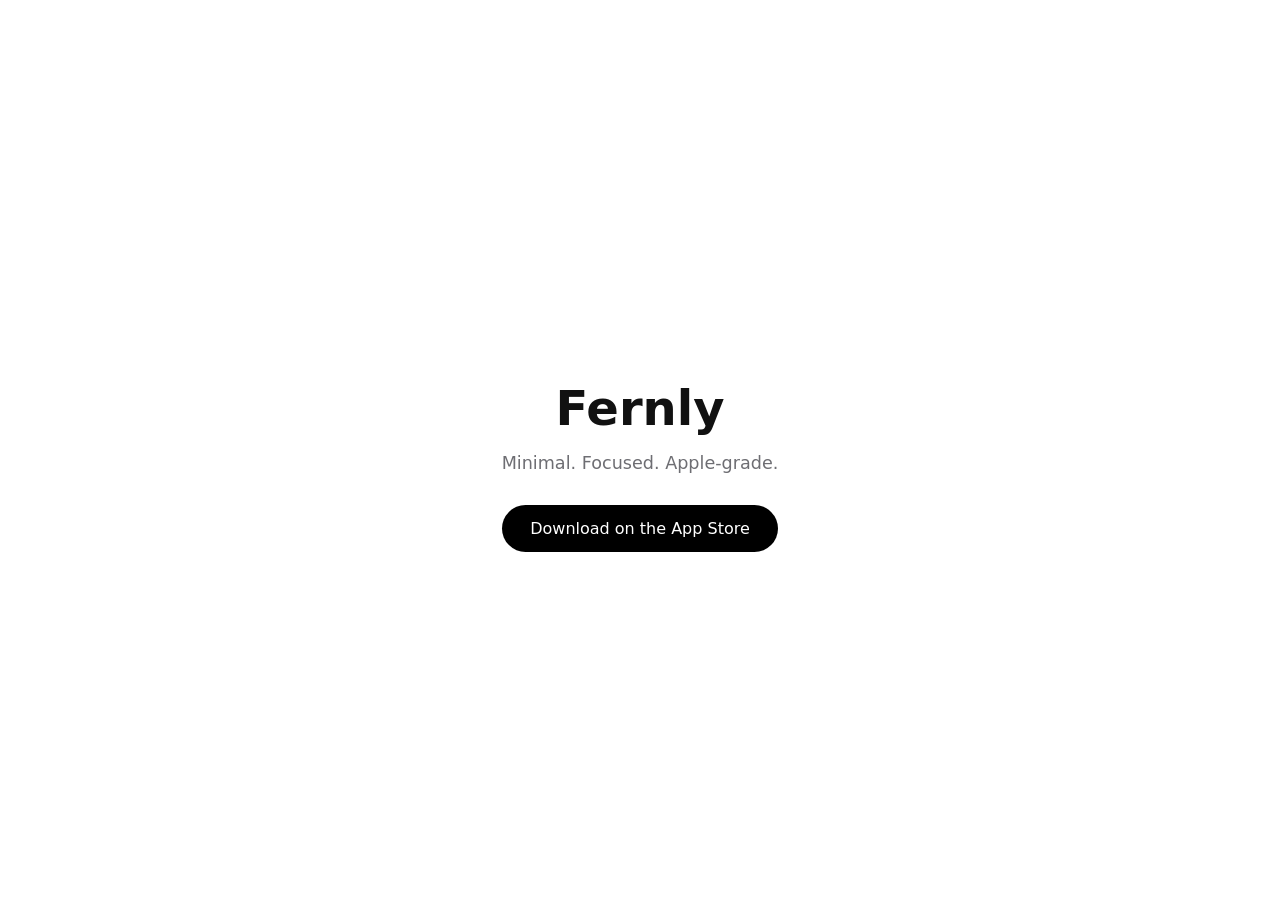
<file: index.old.html>
<!DOCTYPE html>
<html lang="en">
<head>
<meta charset="UTF-8" />
<meta name="viewport" content="width=device-width, initial-scale=1.0" />
<title>Fernly</title>

<style>
    :root {
        --bg: #ffffff;
        --text: #111111;
        --muted: #6e6e73;
        --accent: #000000;
    }

    @media (prefers-color-scheme: dark) {
        :root {
            --bg: #000000;
            --text: #ffffff;
            --muted: #a1a1a6;
            --accent: #ffffff;
        }
    }

    body {
        margin: 0;
        background: var(--bg);
        color: var(--text);
        font-family: -apple-system, BlinkMacSystemFont, "SF Pro Text", "SF Pro Display", system-ui, sans-serif;
        display: flex;
        align-items: center;
        justify-content: center;
        height: 100vh;
        text-align: center;
    }

    h1 {
        font-size: 3rem;
        font-weight: 600;
        margin-bottom: 0.5rem;
    }

    p {
        color: var(--muted);
        margin-bottom: 2rem;
        font-size: 1.1rem;
    }

    .button {
        display: inline-block;
        padding: 14px 28px;
        border-radius: 999px;
        background: var(--accent);
        color: var(--bg);
        text-decoration: none;
        font-weight: 500;
        font-size: 1rem;
        transition: opacity 0.2s ease;
    }

    .button:hover {
        opacity: 0.85;
    }
</style>
</head>

<body>
    <div>
        <h1>Fernly</h1>
        <p>Minimal. Focused. Apple-grade.</p>
        <a class="button" href="https://apps.apple.com/app/id6755242687" target="_blank">
            Download on the App Store
        </a>
    </div>
</body>
</html>
</file>
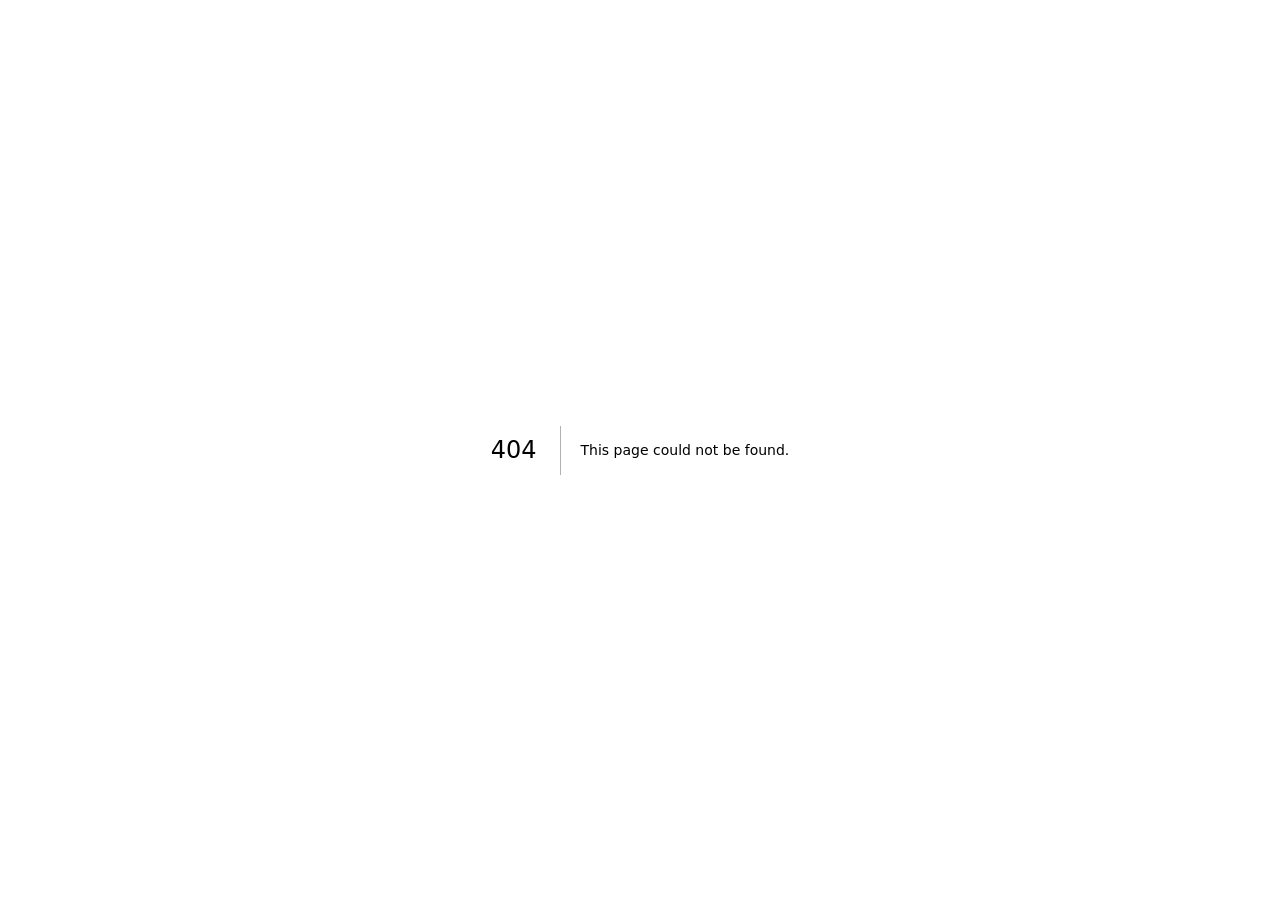
<file: open-graph-builder.html>
<!DOCTYPE html><!--gFlkBckFn0_X4sMZNgcHy--><html id="__next_error__"><head><meta charSet="utf-8"/><meta name="viewport" content="width=device-width, initial-scale=1"/><link rel="preload" as="script" fetchPriority="low" href="/_next/static/chunks/764d44338560fe62.js"/><script src="/_next/static/chunks/630fd1eb57e620ef.js" async=""></script><script src="/_next/static/chunks/5fe9d43a1371813a.js" async=""></script><script src="/_next/static/chunks/03f5f9a051606e04.js" async=""></script><script src="/_next/static/chunks/turbopack-5501bc16e2785744.js" async=""></script><script src="/_next/static/chunks/ff1a16fafef87110.js" async=""></script><script src="/_next/static/chunks/7738b2b176cf8288.js" async=""></script><meta name="robots" content="noindex"/><title>Open Graph Generator - Dev Tool</title><meta name="description" content="Internal tool for generating Open Graph image visible when your app&#x27;s website is shared on social media."/><script src="/_next/static/chunks/a6dad97d9634a72d.js" noModule=""></script></head><body><div hidden=""><!--$--><!--/$--></div><script src="/_next/static/chunks/764d44338560fe62.js" id="_R_" async=""></script><script>(self.__next_f=self.__next_f||[]).push([0])</script><script>self.__next_f.push([1,"1:\"$Sreact.fragment\"\n2:I[39756,[\"/_next/static/chunks/ff1a16fafef87110.js\",\"/_next/static/chunks/7738b2b176cf8288.js\"],\"default\"]\n3:I[37457,[\"/_next/static/chunks/ff1a16fafef87110.js\",\"/_next/static/chunks/7738b2b176cf8288.js\"],\"default\"]\n5:I[29703,[\"/_next/static/chunks/f7fbf873c08cdcd1.js\"],\"OpenGraphPreview\"]\nc:I[68027,[\"/_next/static/chunks/ff1a16fafef87110.js\",\"/_next/static/chunks/7738b2b176cf8288.js\"],\"default\"]\n:HL[\"/_next/static/chunks/d5b42e1818fa9781.css\",\"style\"]\n:HL[\"/_next/static/chunks/2603368fa7fe7833.css\",\"style\"]\n:HL[\"/_next/static/media/406d3fc8d5ec9f59-s.p.3f4cab70.woff2\",\"font\",{\"crossOrigin\":\"\",\"type\":\"font/woff2\"}]\n:HL[\"/_next/static/media/a85fe84266768609-s.p.e658778d.woff2\",\"font\",{\"crossOrigin\":\"\",\"type\":\"font/woff2\"}]\n"])</script><script>self.__next_f.push([1,"0:{\"P\":null,\"b\":\"gFlkBckFn0_X4sMZNgcHy\",\"c\":[\"\",\"open-graph-builder\"],\"q\":\"\",\"i\":false,\"f\":[[[\"\",{\"children\":[\"(dev-tools)\",{\"children\":[\"open-graph-builder\",{\"children\":[\"__PAGE__\",{}]},\"$undefined\",\"$undefined\",true]}]}],[[\"$\",\"$1\",\"c\",{\"children\":[null,[\"$\",\"$L2\",null,{\"parallelRouterKey\":\"children\",\"error\":\"$undefined\",\"errorStyles\":\"$undefined\",\"errorScripts\":\"$undefined\",\"template\":[\"$\",\"$L3\",null,{}],\"templateStyles\":\"$undefined\",\"templateScripts\":\"$undefined\",\"notFound\":[[[\"$\",\"title\",null,{\"children\":\"404: This page could not be found.\"}],[\"$\",\"div\",null,{\"style\":{\"fontFamily\":\"system-ui,\\\"Segoe UI\\\",Roboto,Helvetica,Arial,sans-serif,\\\"Apple Color Emoji\\\",\\\"Segoe UI Emoji\\\"\",\"height\":\"100vh\",\"textAlign\":\"center\",\"display\":\"flex\",\"flexDirection\":\"column\",\"alignItems\":\"center\",\"justifyContent\":\"center\"},\"children\":[\"$\",\"div\",null,{\"children\":[[\"$\",\"style\",null,{\"dangerouslySetInnerHTML\":{\"__html\":\"body{color:#000;background:#fff;margin:0}.next-error-h1{border-right:1px solid rgba(0,0,0,.3)}@media (prefers-color-scheme:dark){body{color:#fff;background:#000}.next-error-h1{border-right:1px solid rgba(255,255,255,.3)}}\"}}],[\"$\",\"h1\",null,{\"className\":\"next-error-h1\",\"style\":{\"display\":\"inline-block\",\"margin\":\"0 20px 0 0\",\"padding\":\"0 23px 0 0\",\"fontSize\":24,\"fontWeight\":500,\"verticalAlign\":\"top\",\"lineHeight\":\"49px\"},\"children\":404}],[\"$\",\"div\",null,{\"style\":{\"display\":\"inline-block\"},\"children\":[\"$\",\"h2\",null,{\"style\":{\"fontSize\":14,\"fontWeight\":400,\"lineHeight\":\"49px\",\"margin\":0},\"children\":\"This page could not be found.\"}]}]]}]}]],[]],\"forbidden\":\"$undefined\",\"unauthorized\":\"$undefined\"}]]}],{\"children\":[[\"$\",\"$1\",\"c\",{\"children\":[null,[\"$\",\"$L2\",null,{\"parallelRouterKey\":\"children\",\"error\":\"$undefined\",\"errorStyles\":\"$undefined\",\"errorScripts\":\"$undefined\",\"template\":[\"$\",\"$L3\",null,{}],\"templateStyles\":\"$undefined\",\"templateScripts\":\"$undefined\",\"notFound\":[[[\"$\",\"title\",null,{\"children\":\"404: This page could not be found.\"}],[\"$\",\"div\",null,{\"style\":\"$0:f:0:1:0:props:children:1:props:notFound:0:1:props:style\",\"children\":[\"$\",\"div\",null,{\"children\":[[\"$\",\"style\",null,{\"dangerouslySetInnerHTML\":{\"__html\":\"body{color:#000;background:#fff;margin:0}.next-error-h1{border-right:1px solid rgba(0,0,0,.3)}@media (prefers-color-scheme:dark){body{color:#fff;background:#000}.next-error-h1{border-right:1px solid rgba(255,255,255,.3)}}\"}}],[\"$\",\"h1\",null,{\"className\":\"next-error-h1\",\"style\":\"$0:f:0:1:0:props:children:1:props:notFound:0:1:props:children:props:children:1:props:style\",\"children\":404}],[\"$\",\"div\",null,{\"style\":\"$0:f:0:1:0:props:children:1:props:notFound:0:1:props:children:props:children:2:props:style\",\"children\":[\"$\",\"h2\",null,{\"style\":\"$0:f:0:1:0:props:children:1:props:notFound:0:1:props:children:props:children:2:props:children:props:style\",\"children\":\"This page could not be found.\"}]}]]}]}]],[]],\"forbidden\":\"$undefined\",\"unauthorized\":\"$undefined\"}]]}],{\"children\":[[\"$\",\"$1\",\"c\",{\"children\":[[[\"$\",\"link\",\"0\",{\"rel\":\"stylesheet\",\"href\":\"/_next/static/chunks/d5b42e1818fa9781.css\",\"precedence\":\"next\",\"crossOrigin\":\"$undefined\",\"nonce\":\"$undefined\"}],[\"$\",\"link\",\"1\",{\"rel\":\"stylesheet\",\"href\":\"/_next/static/chunks/2603368fa7fe7833.css\",\"precedence\":\"next\",\"crossOrigin\":\"$undefined\",\"nonce\":\"$undefined\"}],[\"$\",\"script\",\"script-0\",{\"src\":\"/_next/static/chunks/f7fbf873c08cdcd1.js\",\"async\":true,\"nonce\":\"$undefined\"}]],\"$L4\"]}],{\"children\":[[\"$\",\"$1\",\"c\",{\"children\":[[\"$\",\"div\",null,{\"className\":\"page-module__S9YpdW__ogBuilder\",\"children\":[[\"$\",\"h2\",null,{\"className\":\"page-module__S9YpdW__sectionTitle\",\"children\":\"Preview\"}],[\"$\",\"div\",null,{\"className\":\"ogBuilderPreview page-module__S9YpdW__preview\",\"children\":[\"$\",\"$L5\",null,{\"title\":\"App Title\",\"iconSrc\":\"/app_view/icon_placeholder.png\",\"screenshotSrc\":\"/app_view/screenshot_placeholder.png\",\"bezel\":\"iPhone 17 Black\",\"bezelCrop\":{\"edge\":\"bottom\",\"croppedRatio\":0.35},\"theme\":\"light\"}]}],[\"$\",\"h2\",null,{\"className\":\"page-module__S9YpdW__sectionTitle\",\"children\":\"Instructions\"}],[\"$\",\"div\",null,{\"className\":\"page-module__S9YpdW__instructions\",\"children\":[\"$\",\"article\",null,{\"className\":\"instructions-module__GTeFpW__instructions\",\"children\":[[\"$\",\"p\",null,{\"children\":\"This tool lets you quickly create a good looking Open Graph image for you app's website. Open Graph images are the previews that social media platforms show when someone shares a link.\"}],[\"$\",\"p\",null,{\"children\":\"It's important to have these previews and make them look good as it's often the first thing new users see about your app.\"}],[\"$\",\"p\",null,{\"children\":\"Above is the preview of your Open Graph image. Follow these steps to customize it and generate the final PNG.\"}],[\"$\",\"ol\",null,{\"children\":[[\"$\",\"li\",null,{\"children\":[\"Open \",[\"$\",\"code\",null,{\"children\":\"app/(dev-tools)/open-graph-builder/page.tsx\"}],\" file an customize parameters of the \",[\"$\",\"code\",null,{\"children\":\"\u003cOpenGraphPreview\u003e\"}],\" \",\"component. The preview above will reflect all your changes.\"]}],\"$L6\",\"$L7\",\"$L8\",\"$L9\"]}]]}]}]]}],null,\"$La\"]}],{},null,false,false]},null,false,false]},null,false,false]},null,false,false],\"$Lb\",false]],\"m\":\"$undefined\",\"G\":[\"$c\",[]],\"S\":true}\n"])</script><script>self.__next_f.push([1,"4:E{\"digest\":\"NEXT_HTTP_ERROR_FALLBACK;404\"}\n"])</script><script>self.__next_f.push([1,"d:I[97367,[\"/_next/static/chunks/ff1a16fafef87110.js\",\"/_next/static/chunks/7738b2b176cf8288.js\"],\"OutletBoundary\"]\ne:\"$Sreact.suspense\"\n10:I[97367,[\"/_next/static/chunks/ff1a16fafef87110.js\",\"/_next/static/chunks/7738b2b176cf8288.js\"],\"ViewportBoundary\"]\n12:I[97367,[\"/_next/static/chunks/ff1a16fafef87110.js\",\"/_next/static/chunks/7738b2b176cf8288.js\"],\"MetadataBoundary\"]\n6:[\"$\",\"li\",null,{\"children\":[\"Once you are happy with the preview, open new tab in your terminal (make sure to keep the dev server running), go to the root folder of the project and run \",[\"$\",\"code\",null,{\"children\":\"npm run take-og-snapshot\"}],\".\"]}]\n7:[\"$\",\"li\",null,{\"children\":[\"The command will download dependencies and save the the PNG snapshot of the preview into \",[\"$\",\"code\",null,{\"children\":\"public/og-preview.png\"}],\" file. AppView is pre-configured to look for that file and use it as your Open Graph preview.\"]}]\n8:[\"$\",\"li\",null,{\"children\":[\"Go to \",[\"$\",\"code\",null,{\"children\":\"app/(main)/layout.tsx\"}],\" file and adjust metadata about your app inside the \",[\"$\",\"code\",null,{\"children\":\"metadata.openGraph\"}],\" and\",\" \",[\"$\",\"code\",null,{\"children\":\"metadata.twitter\"}],\" objects.\"]}]\n9:[\"$\",\"li\",null,{\"children\":\"That's it 🎉\"}]\na:[\"$\",\"$Ld\",null,{\"children\":[\"$\",\"$e\",null,{\"name\":\"Next.MetadataOutlet\",\"children\":\"$@f\"}]}]\nb:[\"$\",\"$1\",\"h\",{\"children\":[null,[\"$\",\"$L10\",null,{\"children\":\"$L11\"}],[\"$\",\"div\",null,{\"hidden\":true,\"children\":[\"$\",\"$L12\",null,{\"children\":[\"$\",\"$e\",null,{\"name\":\"Next.Metadata\",\"children\":\"$L13\"}]}]}],[\"$\",\"meta\",null,{\"name\":\"next-size-adjust\",\"content\":\"\"}]]}]\n"])</script><script>self.__next_f.push([1,"11:[[\"$\",\"meta\",\"0\",{\"charSet\":\"utf-8\"}],[\"$\",\"meta\",\"1\",{\"name\":\"viewport\",\"content\":\"width=device-width, initial-scale=1\"}]]\n"])</script><script>self.__next_f.push([1,"f:null\n13:[[\"$\",\"title\",\"0\",{\"children\":\"Open Graph Generator - Dev Tool\"}],[\"$\",\"meta\",\"1\",{\"name\":\"description\",\"content\":\"Internal tool for generating Open Graph image visible when your app's website is shared on social media.\"}]]\n"])</script></body></html>
</file>
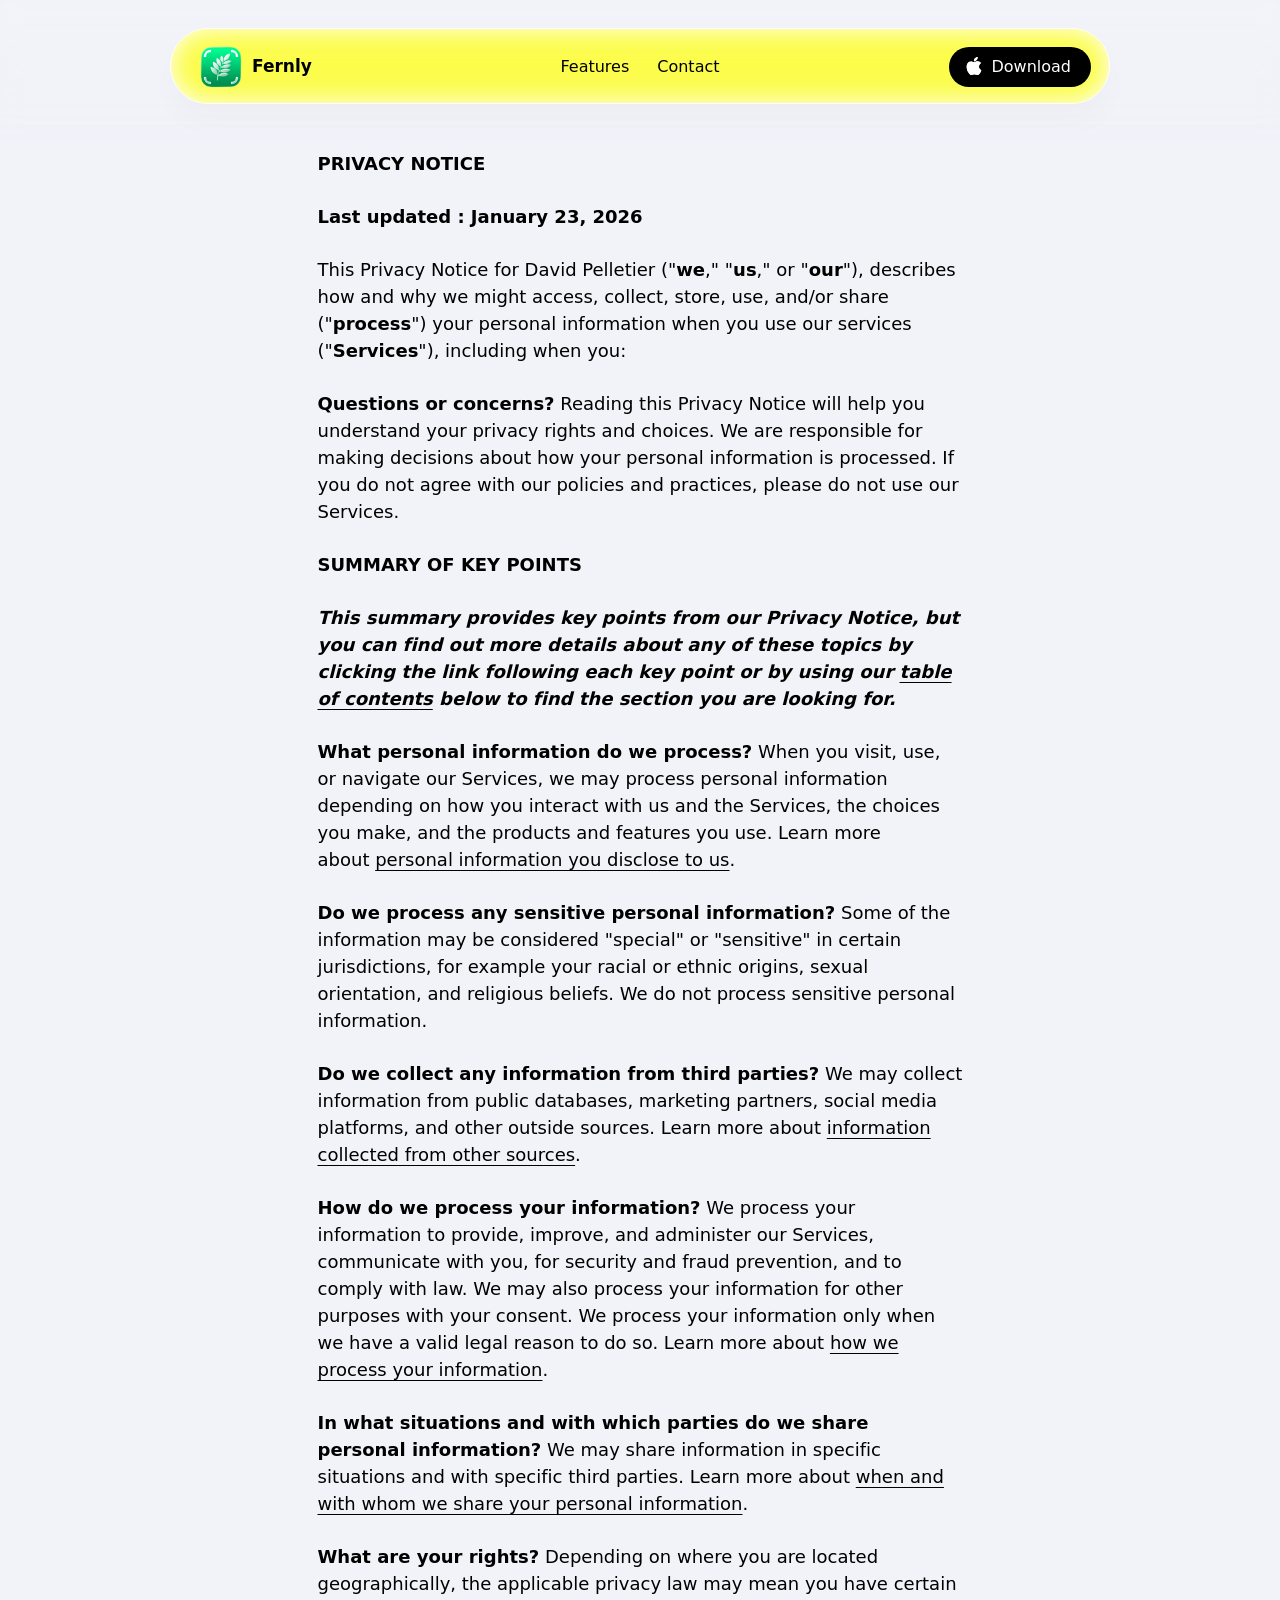
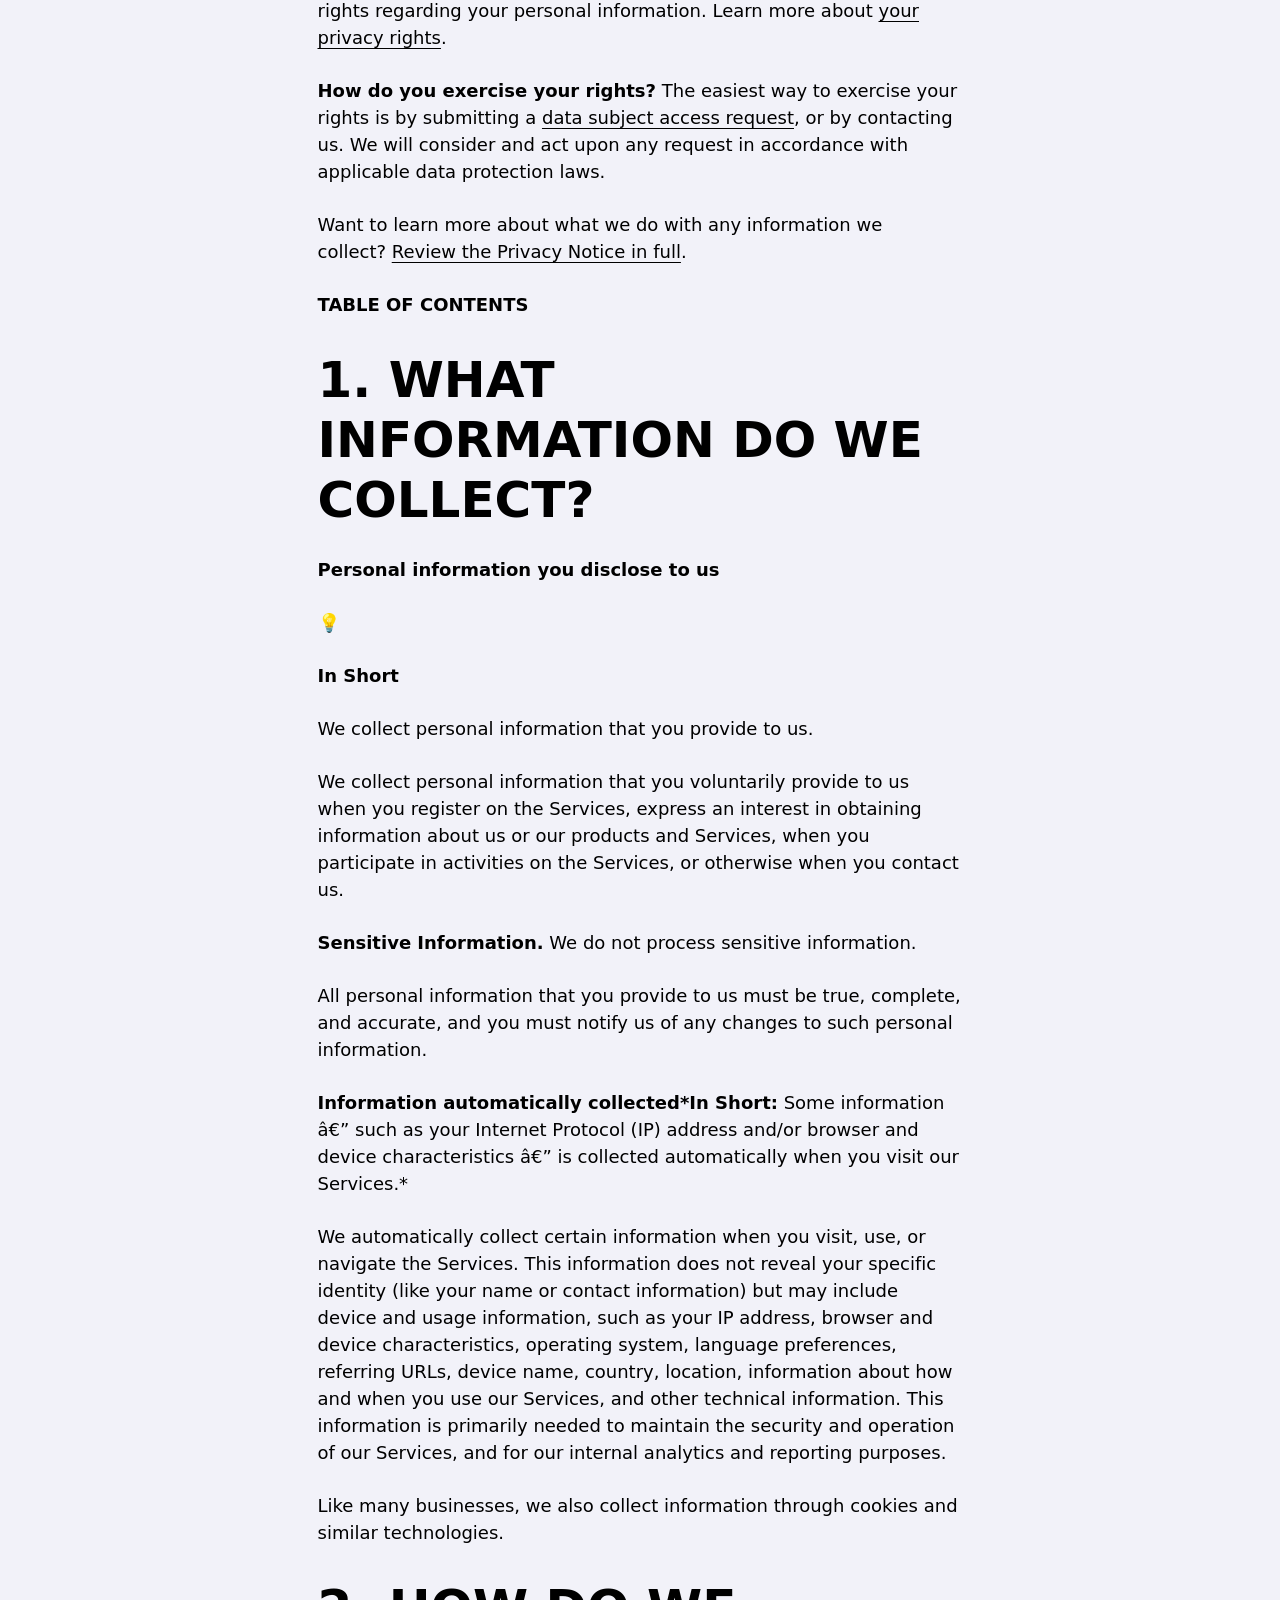
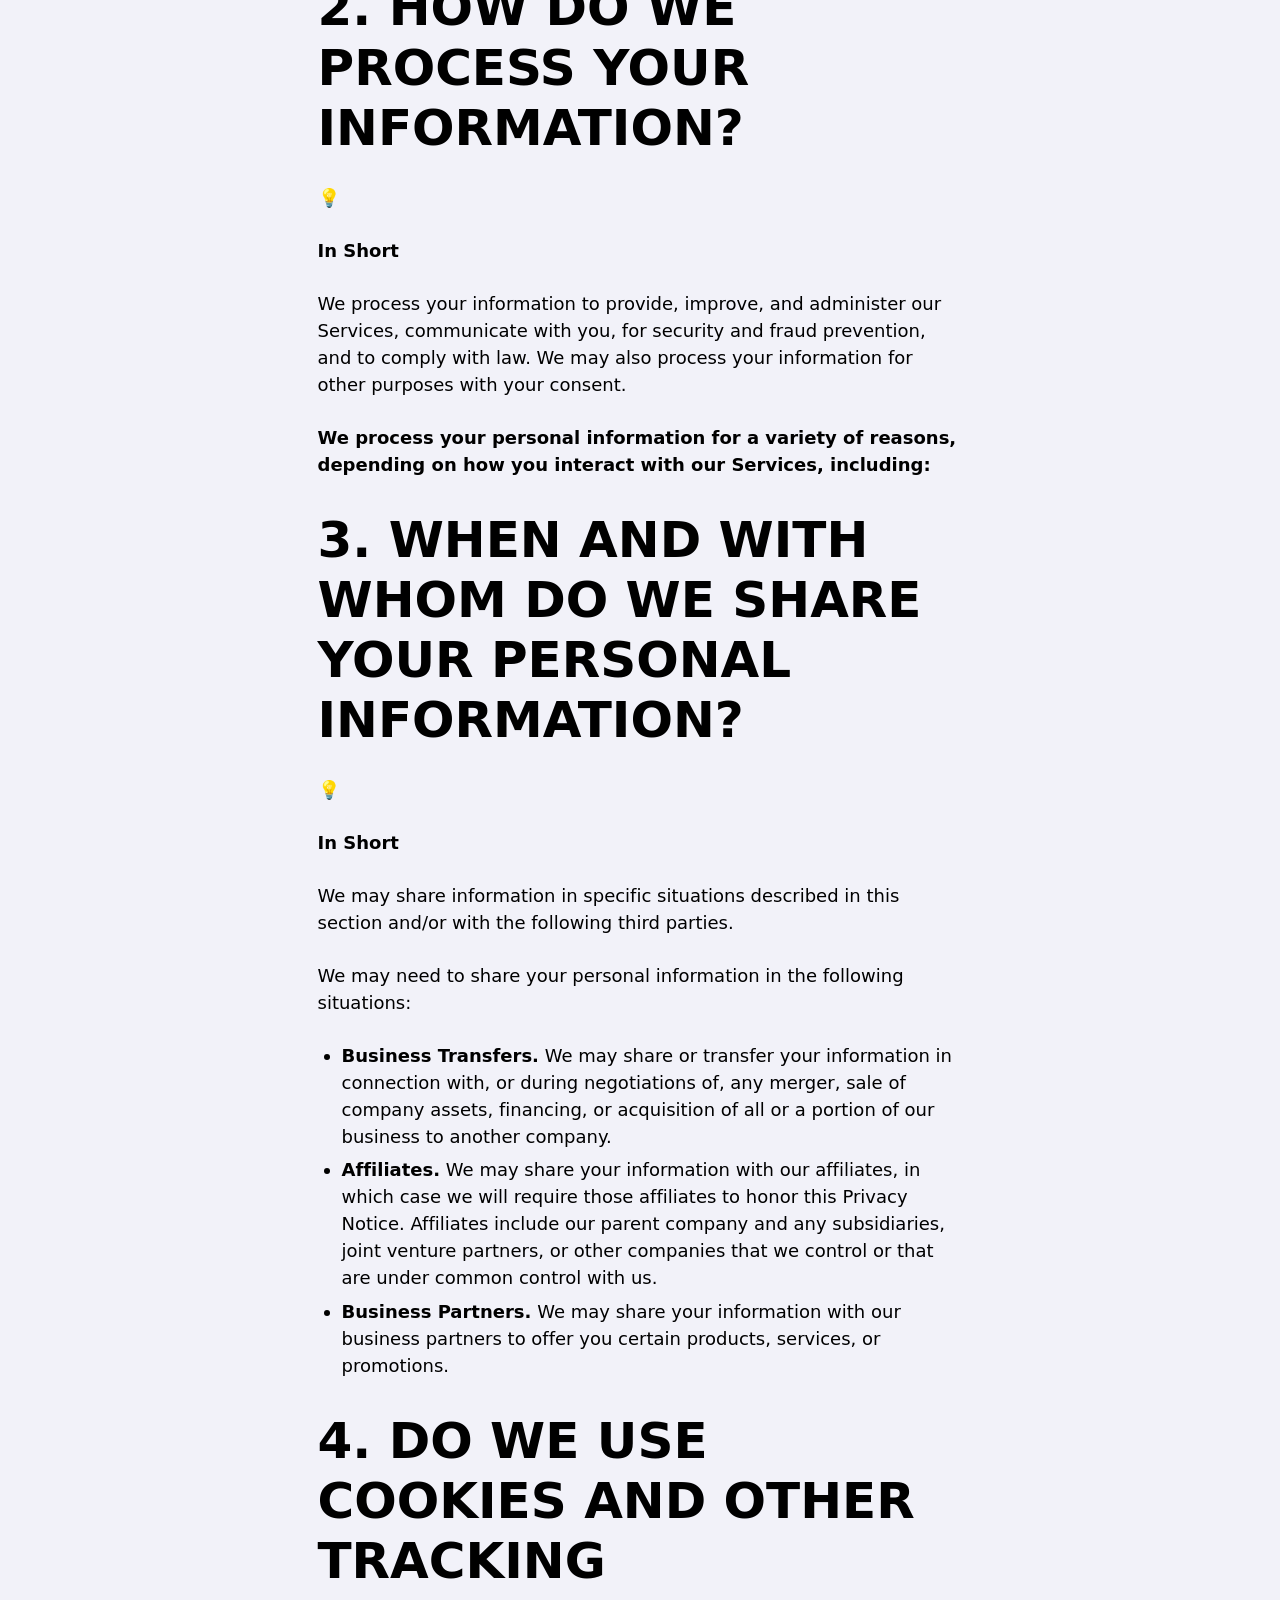
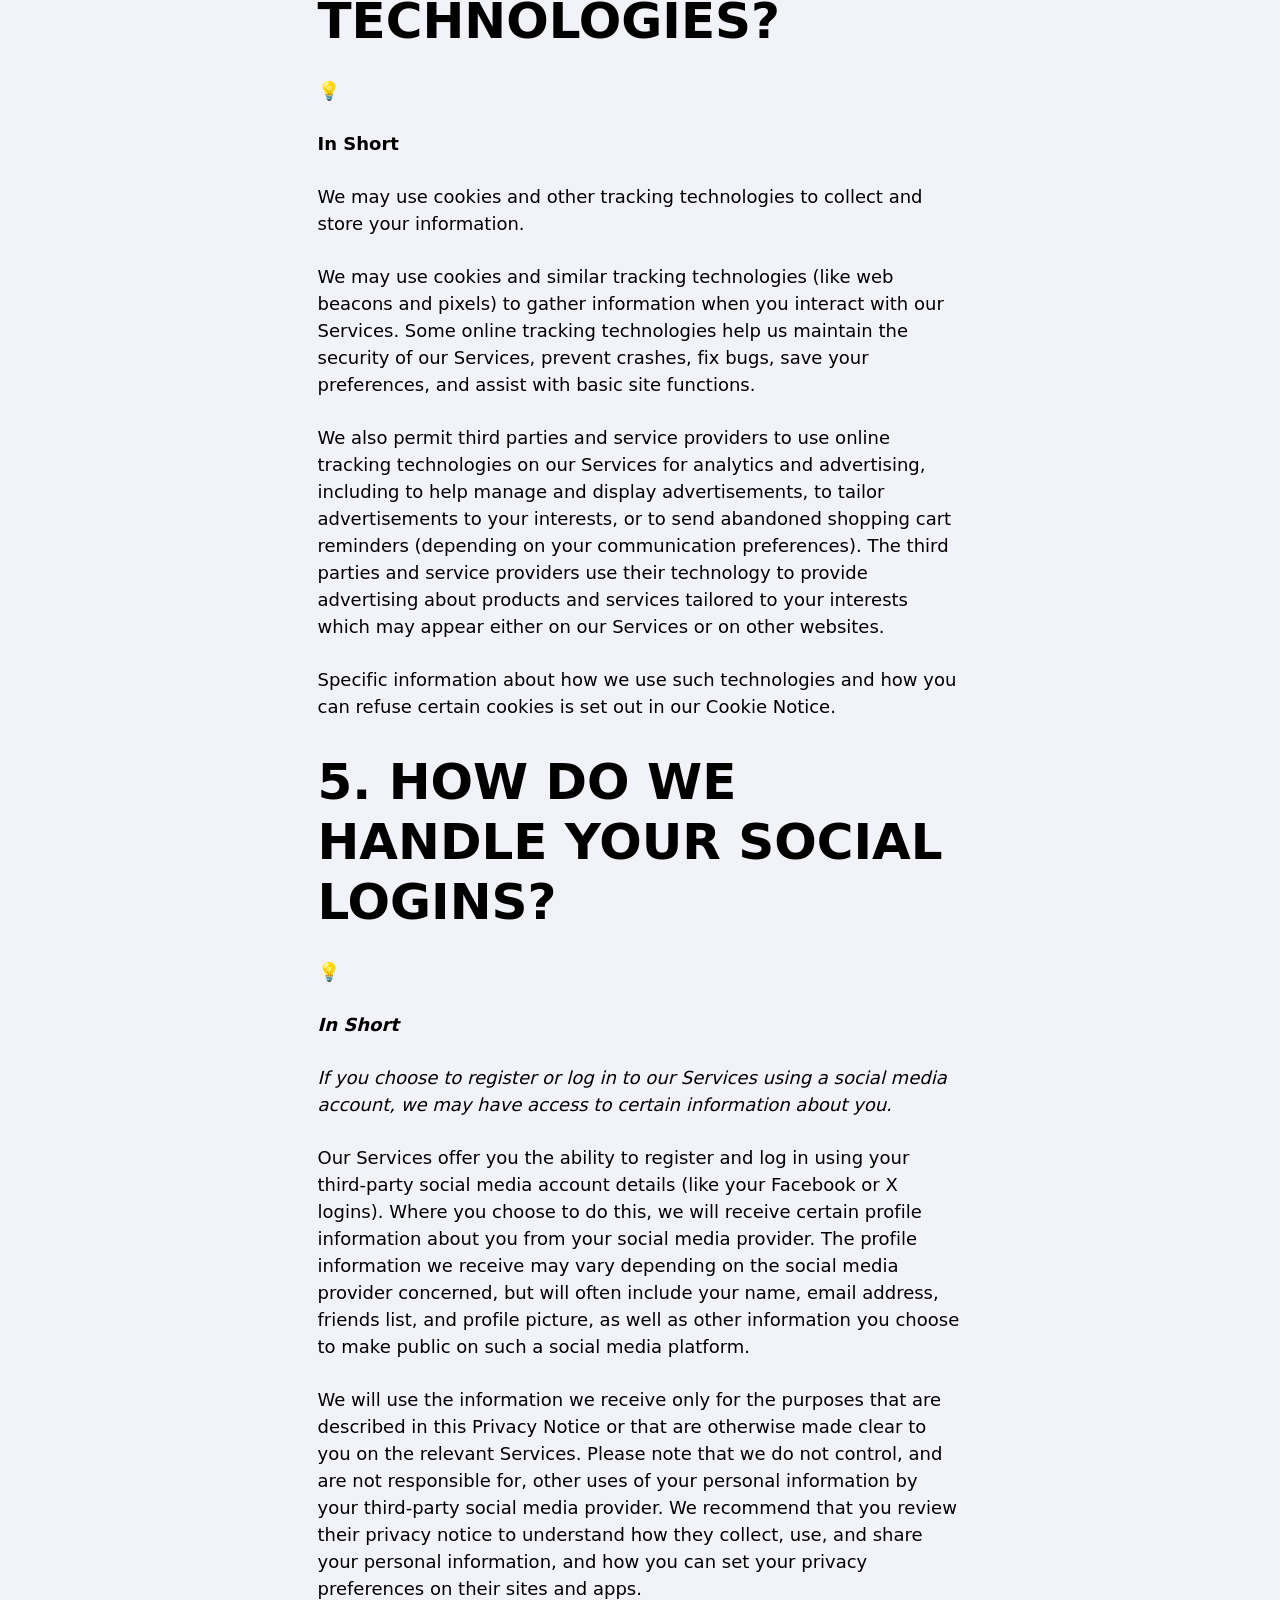
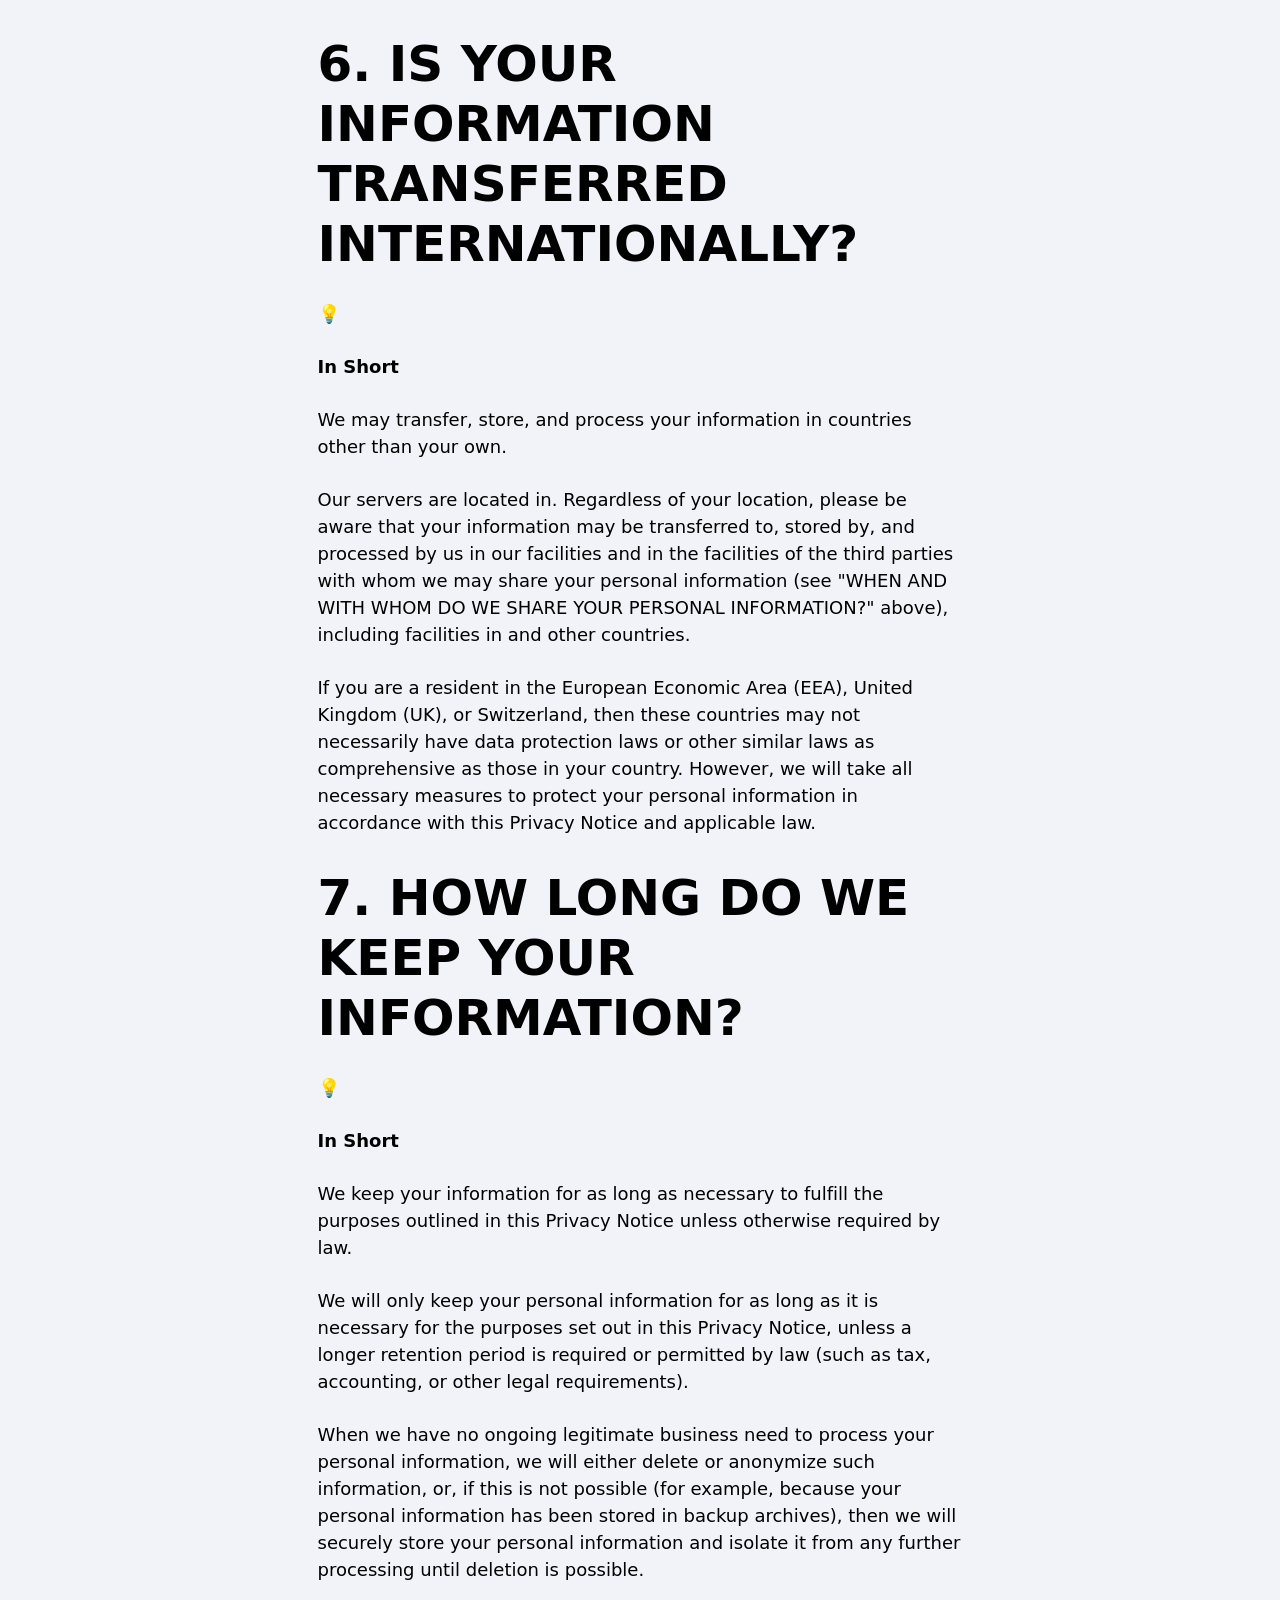
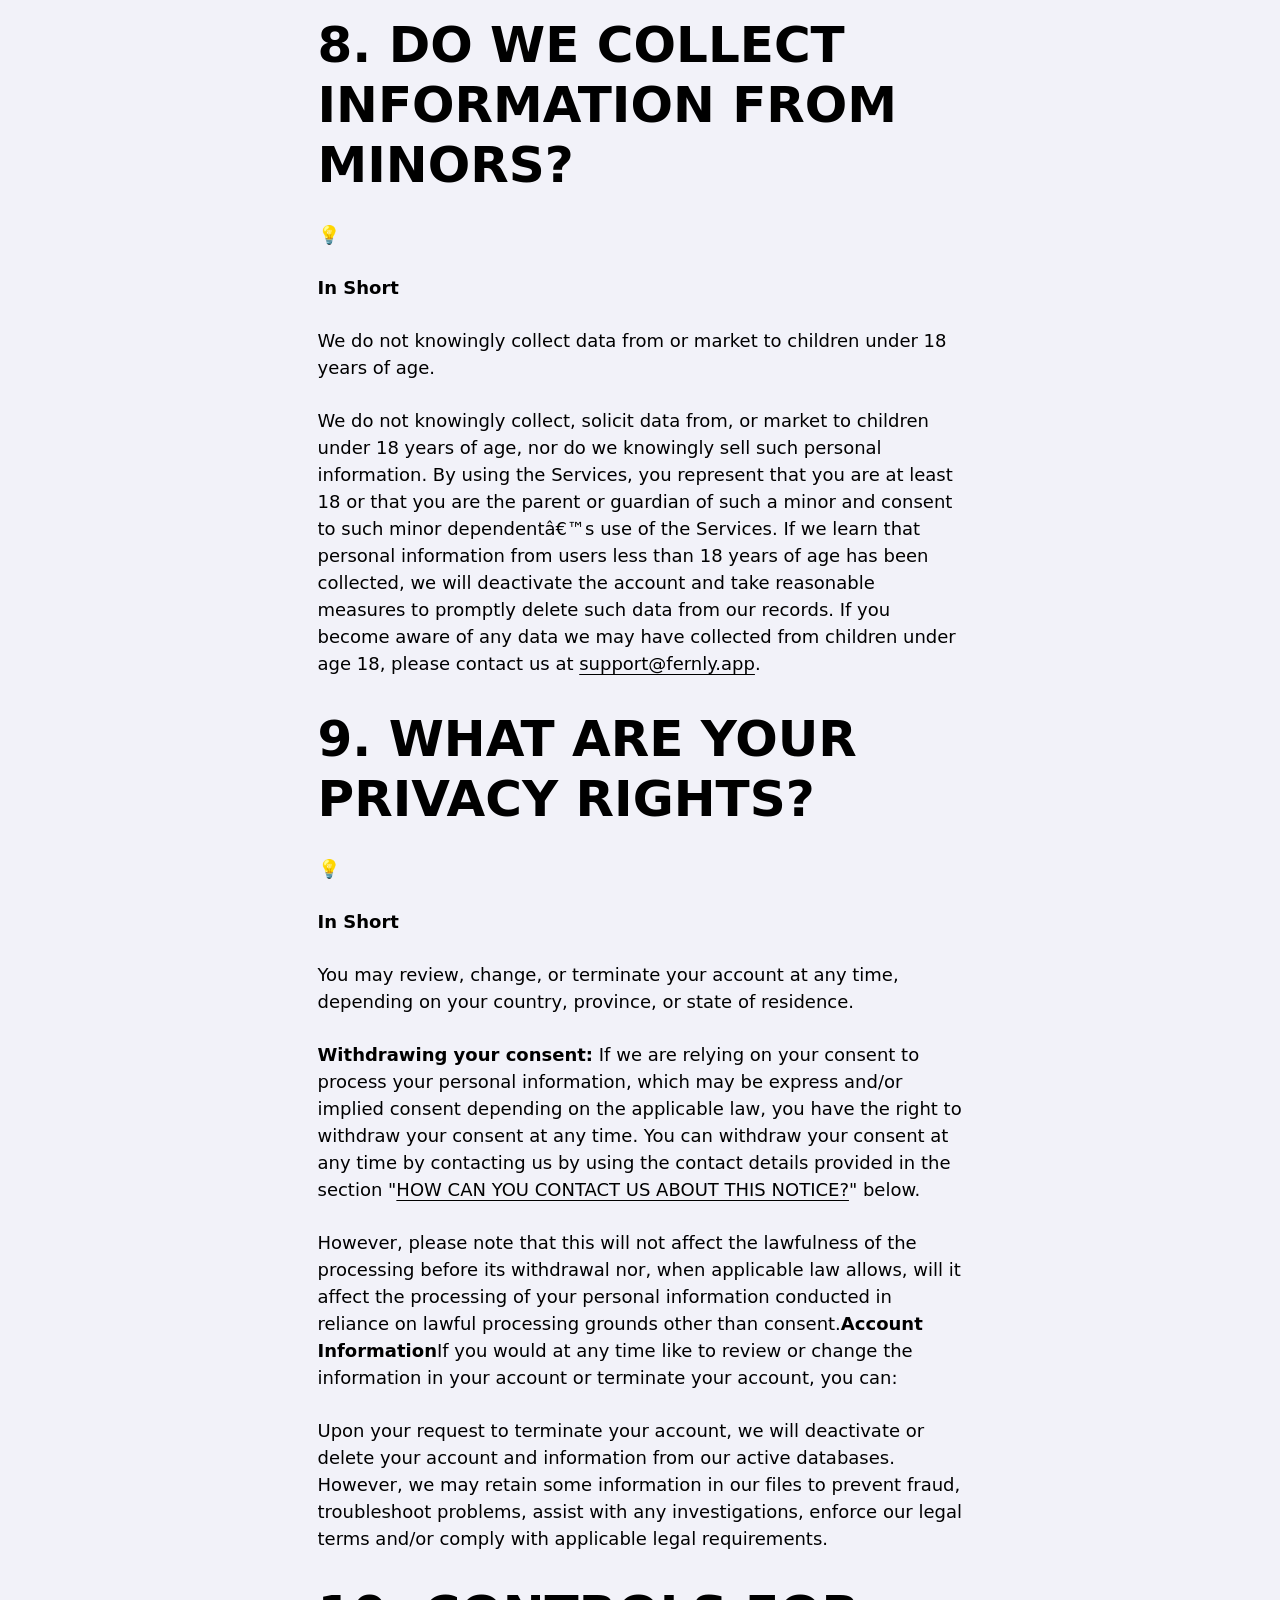
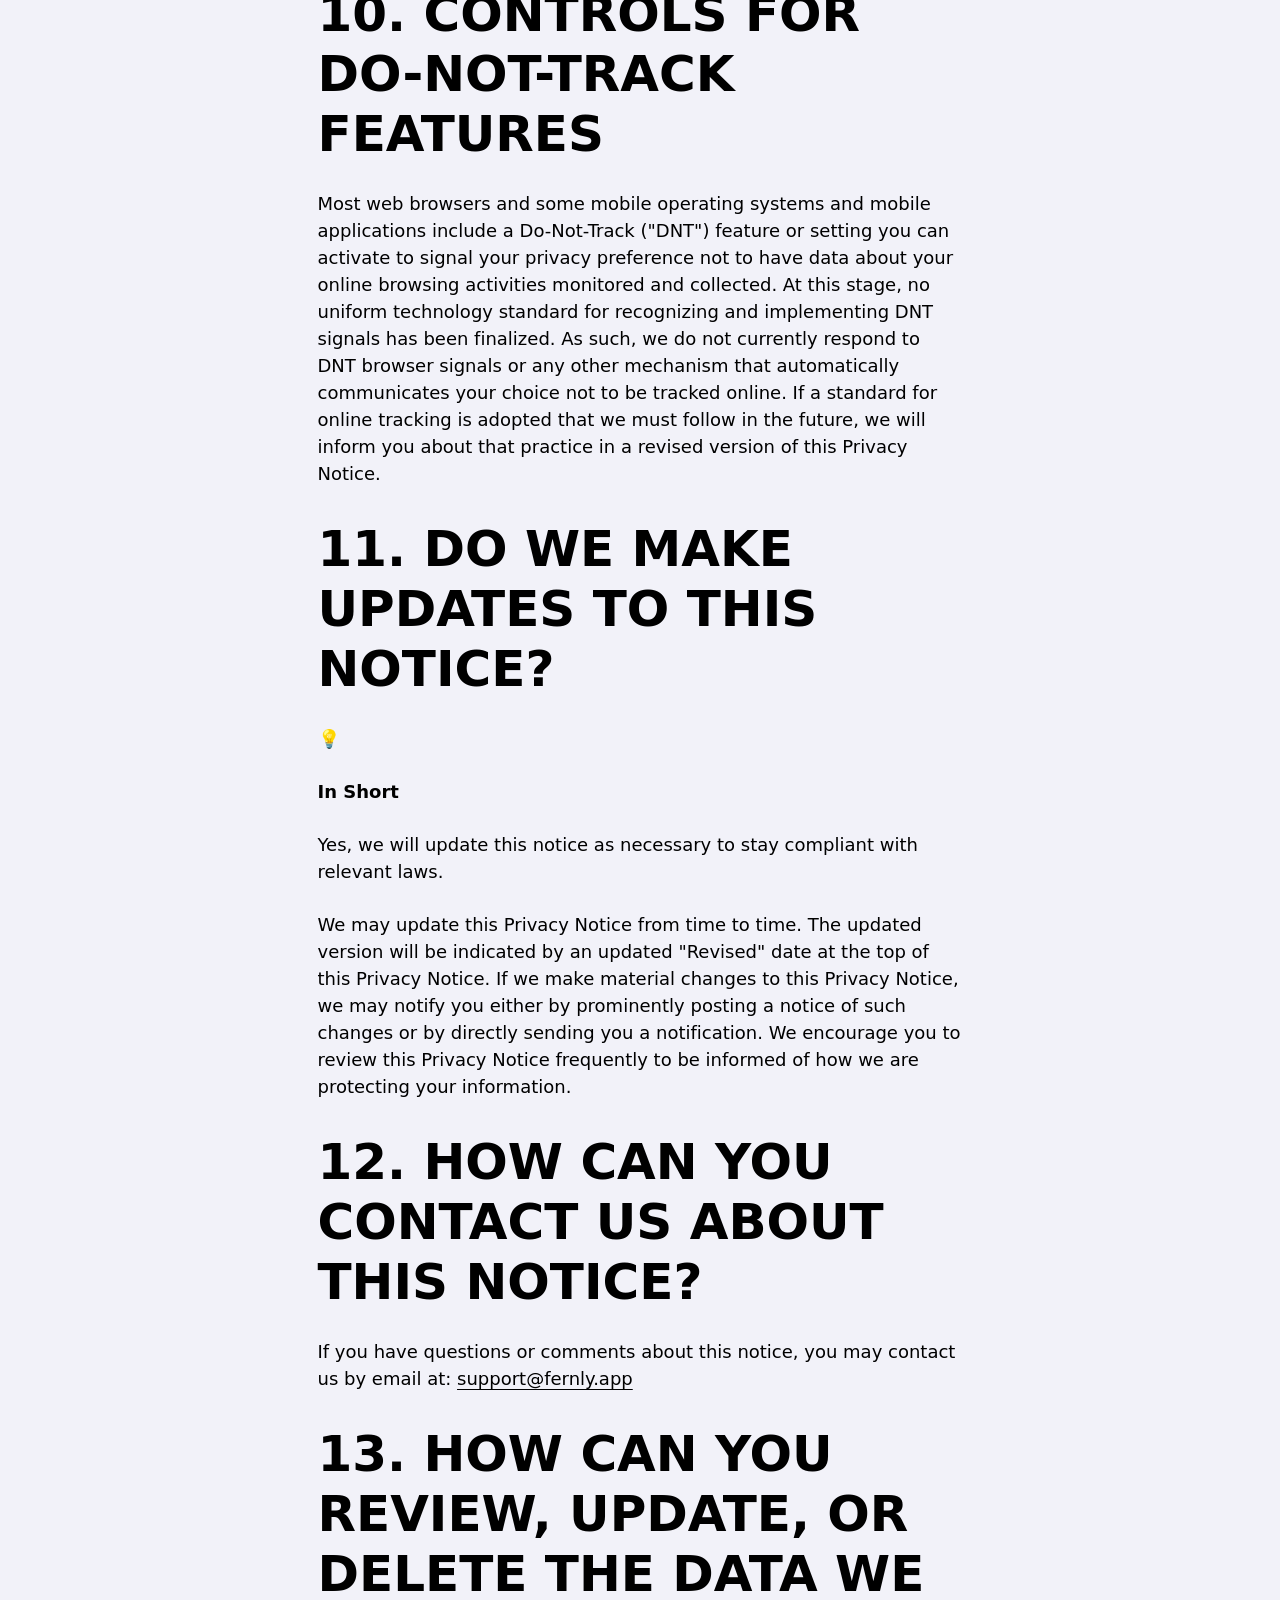
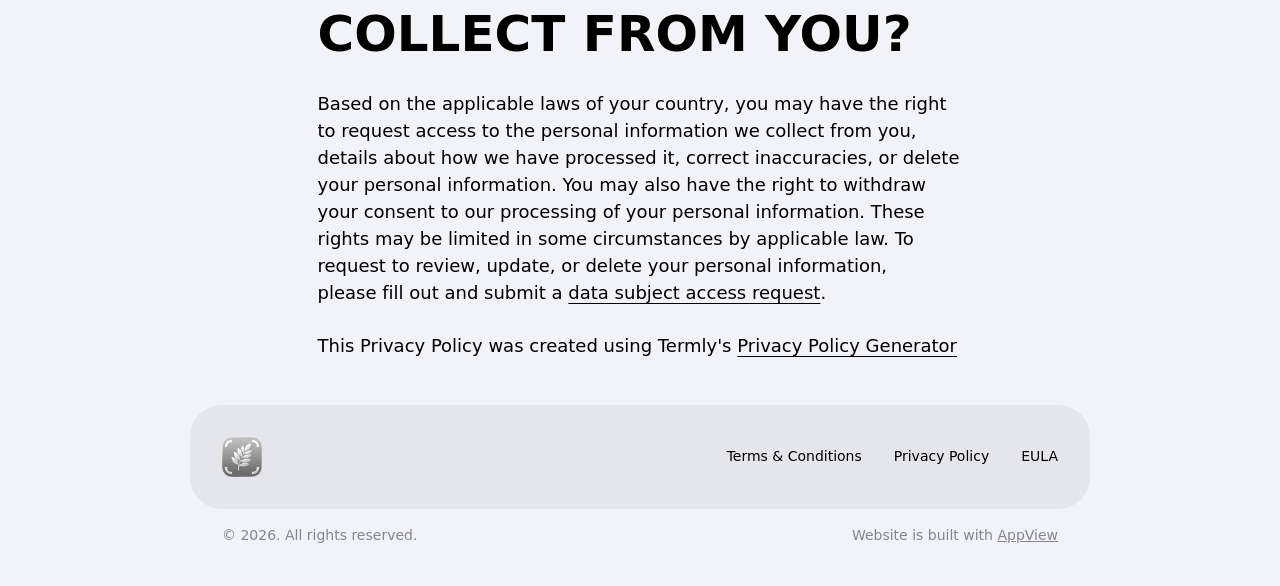
<file: privacy.html>
<!DOCTYPE html><!--gFlkBckFn0_X4sMZNgcHy--><html lang="en" data-theme="system"><head><meta charSet="utf-8"/><meta name="viewport" content="width=device-width, initial-scale=1"/><link rel="stylesheet" href="/_next/static/chunks/d5b42e1818fa9781.css" data-precedence="next"/><link rel="stylesheet" href="/_next/static/chunks/5de529a4e8219a0a.css" data-precedence="next"/><link rel="stylesheet" href="/_next/static/chunks/2603368fa7fe7833.css" data-precedence="next"/><link rel="stylesheet" href="/_next/static/chunks/029a73cdafade4e1.css" data-precedence="next"/><link rel="preload" as="script" fetchPriority="low" href="/_next/static/chunks/764d44338560fe62.js"/><script src="/_next/static/chunks/630fd1eb57e620ef.js" async=""></script><script src="/_next/static/chunks/5fe9d43a1371813a.js" async=""></script><script src="/_next/static/chunks/03f5f9a051606e04.js" async=""></script><script src="/_next/static/chunks/turbopack-5501bc16e2785744.js" async=""></script><script src="/_next/static/chunks/ff1a16fafef87110.js" async=""></script><script src="/_next/static/chunks/7738b2b176cf8288.js" async=""></script><script src="/_next/static/chunks/f8ed97c7f2e6597c.js" async=""></script><link rel="preload" href="https://fonts.googleapis.com/css2?family=Material+Symbols+Rounded:opsz,wght,FILL,GRAD@30,600,0..1,0&amp;icon_names=check_circle,lock,mail,open_in_full,open_in_new,pause,play_arrow,send,star,target" as="style"/><meta name="apple-itunes-app" content="app-id=6755242687"/><link rel="icon" href="/favicon.png" type="image/png" sizes="48x48"/><meta name="next-size-adjust" content=""/><title>Fernly App</title><meta name="description" content="Website description"/><meta property="og:title" content="Fernly"/><meta property="og:description" content="Plant Identifier"/><meta property="og:url" content="https://fernly.app"/><meta property="og:image" content="https://app-website-url.com/og-preview.png"/><meta property="og:image:width" content="1200"/><meta property="og:image:height" content="720"/><meta property="og:type" content="website"/><meta name="twitter:card" content="summary_large_image"/><meta name="twitter:title" content="App title"/><meta name="twitter:description" content="App description"/><meta name="twitter:image" content="https://app-website-url.com/og-preview.png"/><style>
      :root,
      :root[data-theme="light"] {
        color-scheme: light;
        --color-scheme: light;
        --color-text-primary: oklch(0% 0 none);
--color-text-secondary: oklch(35.88% 0.01 285.82deg / 0.6);
--color-fill-0: oklch(100% 0 none);
--color-fill-1: oklch(96.26% 0.01 286.45deg);
--color-fill-2: oklch(92.33% 0.01 286.44deg);
--color-fill-3: oklch(86.22% 0.01 286.41deg);
--color-accent-brand: oklch(0% 0 none);
--color-accent-orange: oklch(75.33% 0.17 55.71deg);
--color-accent-green: oklch(73.03% 0.19 147.44deg);
--color-accent-red: oklch(65.42% 0.23 28.66deg);
--color-accent-blue: oklch(60.27% 0.22 257.42deg);
--color-accent-indigo: oklch(52.94% 0.19 278.34deg);
--color-accent-mint: oklch(74.81% 0.13 189.02deg);
--color-accent-purple: oklch(61.49% 0.21 312.42deg);
--color-accent-pink: oklch(64.97% 0.24 17.9deg);
--color-text-accent-brand: oklch(100% 0 none);
      }

      @media (prefers-color-scheme: dark) {
        :root {
          color-scheme: dark;
          --color-scheme: dark;
          --color-text-primary: oklch(100% 0 none);
--color-text-secondary: oklch(94.3% 0.01 286.23deg / 0.6);
--color-fill-0: oklch(0% 0 none);
--color-fill-1: oklch(18.31% 0 286.05deg);
--color-fill-2: oklch(27.35% 0 286.25deg);
--color-fill-3: oklch(34.92% 0 286.35deg);
--color-accent-brand: oklch(100% 0 none);
--color-accent-orange: oklch(76.19% 0.17 57.05deg);
--color-accent-green: oklch(75.55% 0.21 146.98deg);
--color-accent-red: oklch(66.33% 0.22 28.29deg);
--color-accent-blue: oklch(62.42% 0.21 255.48deg);
--color-accent-indigo: oklch(55.64% 0.2 278.15deg);
--color-accent-mint: oklch(85.14% 0.11 192.43deg);
--color-accent-purple: oklch(65.6% 0.23 312.43deg);
--color-accent-pink: oklch(65.77% 0.23 16.02deg);
--color-text-accent-brand: oklch(0% 0 none);
        }
      }

      :root[data-theme="dark"] {
        color-scheme: dark;
        --color-scheme: dark;
        --color-text-primary: oklch(100% 0 none);
--color-text-secondary: oklch(94.3% 0.01 286.23deg / 0.6);
--color-fill-0: oklch(0% 0 none);
--color-fill-1: oklch(18.31% 0 286.05deg);
--color-fill-2: oklch(27.35% 0 286.25deg);
--color-fill-3: oklch(34.92% 0 286.35deg);
--color-accent-brand: oklch(100% 0 none);
--color-accent-orange: oklch(76.19% 0.17 57.05deg);
--color-accent-green: oklch(75.55% 0.21 146.98deg);
--color-accent-red: oklch(66.33% 0.22 28.29deg);
--color-accent-blue: oklch(62.42% 0.21 255.48deg);
--color-accent-indigo: oklch(55.64% 0.2 278.15deg);
--color-accent-mint: oklch(85.14% 0.11 192.43deg);
--color-accent-purple: oklch(65.6% 0.23 312.43deg);
--color-accent-pink: oklch(65.77% 0.23 16.02deg);
--color-text-accent-brand: oklch(0% 0 none);
      }
    </style><link rel="stylesheet" href="https://fonts.googleapis.com/css2?family=Material+Symbols+Rounded:opsz,wght,FILL,GRAD@30,600,0..1,0&amp;icon_names=check_circle,lock,mail,open_in_full,open_in_new,pause,play_arrow,send,star,target"/><script src="/_next/static/chunks/a6dad97d9634a72d.js" noModule=""></script></head><body><div hidden=""><!--$--><!--/$--></div><div class="navbar-module__6qiM_q__spacer"></div><div class="navbar-module__6qiM_q__navbarContainer"><nav class="navbar-module__6qiM_q__navbar"><div class="navbar-module__6qiM_q__content"><a class="navbar-module__6qiM_q__appIdentity" href="/"><div class="navbar-module__6qiM_q__appIconContainer"></div><div class="navbar-module__6qiM_q__appName">Fernly</div></a><ul class="navbar-module__6qiM_q__navLinks"><li><a href="/#features">Features</a></li><li><a href="mailto:support@fernly.app">Contact</a></li></ul><div class="navbar-module__6qiM_q__action"><a href="https://apps.apple.com/app/id6755242687" class="download_action_button-module__bT0Qaa__downloadActionButton download_action_button-module__bT0Qaa__small" target="_blank"><div class="download_action_button-module__bT0Qaa__label"><div class="download_action_button-module__bT0Qaa__appleLogo"><svg xmlns="http://www.w3.org/2000/svg" width="18" height="18" fill="currentColor" viewBox="0 0 16 16"><path d="M11.182.008C11.148-.03 9.923.023 8.857 1.18c-1.066 1.156-.902 2.482-.878 2.516s1.52.087 2.475-1.258.762-2.391.728-2.43m3.314 11.733c-.048-.096-2.325-1.234-2.113-3.422s1.675-2.789 1.698-2.854-.597-.79-1.254-1.157a3.7 3.7 0 0 0-1.563-.434c-.108-.003-.483-.095-1.254.116-.508.139-1.653.589-1.968.607-.316.018-1.256-.522-2.267-.665-.647-.125-1.333.131-1.824.328-.49.196-1.422.754-2.074 2.237-.652 1.482-.311 3.83-.067 4.56s.625 1.924 1.273 2.796c.576.984 1.34 1.667 1.659 1.899s1.219.386 1.843.067c.502-.308 1.408-.485 1.766-.472.357.013 1.061.154 1.782.539.571.197 1.111.115 1.652-.105.541-.221 1.324-1.059 2.238-2.758q.52-1.185.473-1.282"></path><path d="M11.182.008C11.148-.03 9.923.023 8.857 1.18c-1.066 1.156-.902 2.482-.878 2.516s1.52.087 2.475-1.258.762-2.391.728-2.43m3.314 11.733c-.048-.096-2.325-1.234-2.113-3.422s1.675-2.789 1.698-2.854-.597-.79-1.254-1.157a3.7 3.7 0 0 0-1.563-.434c-.108-.003-.483-.095-1.254.116-.508.139-1.653.589-1.968.607-.316.018-1.256-.522-2.267-.665-.647-.125-1.333.131-1.824.328-.49.196-1.422.754-2.074 2.237-.652 1.482-.311 3.83-.067 4.56s.625 1.924 1.273 2.796c.576.984 1.34 1.667 1.659 1.899s1.219.386 1.843.067c.502-.308 1.408-.485 1.766-.472.357.013 1.061.154 1.782.539.571.197 1.111.115 1.652-.105.541-.221 1.324-1.059 2.238-2.758q.52-1.185.473-1.282"></path></svg></div><div class="download_action_button-module__bT0Qaa__downloadLabel">Download</div></div></a></div></div></nav></div><article class="article-module__ZSW_Uq__article "><p><strong>PRIVACY NOTICE</strong></p>
<p><strong>Last updated : January 23, 2026</strong></p>
<p>This Privacy Notice for David Pelletier (&quot;<strong>we</strong>,&quot; &quot;<strong>us</strong>,&quot; or &quot;<strong>our</strong>&quot;), describes how and why we might access, collect, store, use, and/or share (&quot;<strong>process</strong>&quot;) your personal information when you use our services (&quot;<strong>Services</strong>&quot;), including when you:</p>
<p><strong>Questions or concerns?</strong> Reading this Privacy Notice will help you understand your privacy rights and choices. We are responsible for making decisions about how your personal information is processed. If you do not agree with our policies and practices, please do not use our Services.</p>
<p><strong>SUMMARY OF KEY POINTS</strong></p>
<p><em><strong>This summary provides key points from our Privacy Notice, but you can find out more details about any of these topics by clicking the link following each key point or by using our <a href="https://www.notion.so/Privacy-Policy-Fernly-2f1a5142097c80c8b471d20c2fe4245f?pvs=21">table of contents</a> below to find the section you are looking for.</strong></em></p>
<p><strong>What personal information do we process?</strong> When you visit, use, or navigate our Services, we may process personal information depending on how you interact with us and the Services, the choices you make, and the products and features you use. Learn more about <a href="https://www.notion.so/Privacy-Policy-Fernly-2f1a5142097c80c8b471d20c2fe4245f?pvs=21">personal information you disclose to us</a>.</p>
<p><strong>Do we process any sensitive personal information?</strong> Some of the information may be considered &quot;special&quot; or &quot;sensitive&quot; in certain jurisdictions, for example your racial or ethnic origins, sexual orientation, and religious beliefs. We do not process sensitive personal information.</p>
<p><strong>Do we collect any information from third parties?</strong> We may collect information from public databases, marketing partners, social media platforms, and other outside sources. Learn more about <a href="https://www.notion.so/Privacy-Policy-Fernly-2f1a5142097c80c8b471d20c2fe4245f?pvs=21">information collected from other sources</a>.</p>
<p><strong>How do we process your information?</strong> We process your information to provide, improve, and administer our Services, communicate with you, for security and fraud prevention, and to comply with law. We may also process your information for other purposes with your consent. We process your information only when we have a valid legal reason to do so. Learn more about <a href="https://www.notion.so/Privacy-Policy-Fernly-2f1a5142097c80c8b471d20c2fe4245f?pvs=21">how we process your information</a>.</p>
<p><strong>In what situations and with which parties do we share personal information?</strong> We may share information in specific situations and with specific third parties. Learn more about <a href="https://www.notion.so/Privacy-Policy-Fernly-2f1a5142097c80c8b471d20c2fe4245f?pvs=21">when and with whom we share your personal information</a>.</p>
<p><strong>What are your rights?</strong> Depending on where you are located geographically, the applicable privacy law may mean you have certain rights regarding your personal information. Learn more about <a href="https://www.notion.so/Privacy-Policy-Fernly-2f1a5142097c80c8b471d20c2fe4245f?pvs=21">your privacy rights</a>.</p>
<p><strong>How do you exercise your rights?</strong> The easiest way to exercise your rights is by submitting a <a href="https://app.termly.io/dsar/26b64289-5521-4185-97af-1727274fd851">data subject access request</a>, or by contacting us. We will consider and act upon any request in accordance with applicable data protection laws.</p>
<p>Want to learn more about what we do with any information we collect? <a href="https://www.notion.so/Privacy-Policy-Fernly-2f1a5142097c80c8b471d20c2fe4245f?pvs=21">Review the Privacy Notice in full</a>.</p>
<p><strong>TABLE OF CONTENTS</strong></p>
<h1>1. WHAT INFORMATION DO WE COLLECT?</h1>
<p><strong>Personal information you disclose to us</strong></p>
<aside><p>💡</p><p><strong>In Short</strong></p><p>We collect personal information that you provide to us.</p></aside>
<p>We collect personal information that you voluntarily provide to us when you register on the Services, express an interest in obtaining information about us or our products and Services, when you participate in activities on the Services, or otherwise when you contact us.</p>
<p><strong>Sensitive Information.</strong> We do not process sensitive information.</p>
<p>All personal information that you provide to us must be true, complete, and accurate, and you must notify us of any changes to such personal information.</p>
<p><strong>Information automatically collected*In Short:</strong> Some information â€” such as your Internet Protocol (IP) address and/or browser and device characteristics â€” is collected automatically when you visit our Services.*</p>
<p>We automatically collect certain information when you visit, use, or navigate the Services. This information does not reveal your specific identity (like your name or contact information) but may include device and usage information, such as your IP address, browser and device characteristics, operating system, language preferences, referring URLs, device name, country, location, information about how and when you use our Services, and other technical information. This information is primarily needed to maintain the security and operation of our Services, and for our internal analytics and reporting purposes.</p>
<p>Like many businesses, we also collect information through cookies and similar technologies.</p>
<h1>2. HOW DO WE PROCESS YOUR INFORMATION?</h1>
<aside><p>💡</p><p><strong>In Short</strong></p><p>We process your information to provide, improve, and administer our Services, communicate with you, for security and fraud prevention, and to comply with law. We may also process your information for other purposes with your consent.</p></aside>
<p><strong>We process your personal information for a variety of reasons, depending on how you interact with our Services, including:</strong></p>
<h1>3. WHEN AND WITH WHOM DO WE SHARE YOUR PERSONAL INFORMATION?</h1>
<aside><p>💡</p><p><strong>In Short</strong></p><p>We may share information in specific situations described in this section and/or with the following third parties.</p></aside>
<p>We may need to share your personal information in the following situations:</p>
<ul>
<li><strong>Business Transfers.</strong> We may share or transfer your information in connection with, or during negotiations of, any merger, sale of company assets, financing, or acquisition of all or a portion of our business to another company.</li>
<li><strong>Affiliates.</strong> We may share your information with our affiliates, in which case we will require those affiliates to honor this Privacy Notice. Affiliates include our parent company and any subsidiaries, joint venture partners, or other companies that we control or that are under common control with us.</li>
<li><strong>Business Partners.</strong> We may share your information with our business partners to offer you certain products, services, or promotions.</li>
</ul>
<h1>4. DO WE USE COOKIES AND OTHER TRACKING TECHNOLOGIES?</h1>
<aside><p>💡</p><p><strong>In Short</strong></p><p>We may use cookies and other tracking technologies to collect and store your information.</p></aside>
<p>We may use cookies and similar tracking technologies (like web beacons and pixels) to gather information when you interact with our Services. Some online tracking technologies help us maintain the security of our Services, prevent crashes, fix bugs, save your preferences, and assist with basic site functions.</p>
<p>We also permit third parties and service providers to use online tracking technologies on our Services for analytics and advertising, including to help manage and display advertisements, to tailor advertisements to your interests, or to send abandoned shopping cart reminders (depending on your communication preferences). The third parties and service providers use their technology to provide advertising about products and services tailored to your interests which may appear either on our Services or on other websites.</p>
<p>Specific information about how we use such technologies and how you can refuse certain cookies is set out in our Cookie Notice.</p>
<h1>5. HOW DO WE HANDLE YOUR SOCIAL LOGINS?</h1>
<aside><p>💡</p><p><em><strong>In Short</strong></em></p><p><em>If you choose to register or log in to our Services using a social media account, we may have access to certain information about you.</em></p></aside>
<p>Our Services offer you the ability to register and log in using your third-party social media account details (like your Facebook or X logins). Where you choose to do this, we will receive certain profile information about you from your social media provider. The profile information we receive may vary depending on the social media provider concerned, but will often include your name, email address, friends list, and profile picture, as well as other information you choose to make public on such a social media platform.</p>
<p>We will use the information we receive only for the purposes that are described in this Privacy Notice or that are otherwise made clear to you on the relevant Services. Please note that we do not control, and are not responsible for, other uses of your personal information by your third-party social media provider. We recommend that you review their privacy notice to understand how they collect, use, and share your personal information, and how you can set your privacy preferences on their sites and apps.</p>
<h1>6. IS YOUR INFORMATION TRANSFERRED INTERNATIONALLY?</h1>
<aside><p>💡</p><p><strong>In Short</strong></p><p>We may transfer, store, and process your information in countries other than your own.</p></aside>
<p>Our servers are located in. Regardless of your location, please be aware that your information may be transferred to, stored by, and processed by us in our facilities and in the facilities of the third parties with whom we may share your personal information (see &quot;WHEN AND WITH WHOM DO WE SHARE YOUR PERSONAL INFORMATION?&quot; above), including facilities in and other countries.</p>
<p>If you are a resident in the European Economic Area (EEA), United Kingdom (UK), or Switzerland, then these countries may not necessarily have data protection laws or other similar laws as comprehensive as those in your country. However, we will take all necessary measures to protect your personal information in accordance with this Privacy Notice and applicable law.</p>
<h1>7. HOW LONG DO WE KEEP YOUR INFORMATION?</h1>
<aside><p>💡</p><p><strong>In Short</strong></p><p>We keep your information for as long as necessary to fulfill the purposes outlined in this Privacy Notice unless otherwise required by law.</p></aside>
<p>We will only keep your personal information for as long as it is necessary for the purposes set out in this Privacy Notice, unless a longer retention period is required or permitted by law (such as tax, accounting, or other legal requirements).</p>
<p>When we have no ongoing legitimate business need to process your personal information, we will either delete or anonymize such information, or, if this is not possible (for example, because your personal information has been stored in backup archives), then we will securely store your personal information and isolate it from any further processing until deletion is possible.</p>
<h1>8. DO WE COLLECT INFORMATION FROM MINORS?</h1>
<aside><p>💡</p><p><strong>In Short</strong></p><p>We do not knowingly collect data from or market to children under 18 years of age.</p></aside>
<p>We do not knowingly collect, solicit data from, or market to children under 18 years of age, nor do we knowingly sell such personal information. By using the Services, you represent that you are at least 18 or that you are the parent or guardian of such a minor and consent to such minor dependentâ€™s use of the Services. If we learn that personal information from users less than 18 years of age has been collected, we will deactivate the account and take reasonable measures to promptly delete such data from our records. If you become aware of any data we may have collected from children under age 18, please contact us at <a href="mailto:support@fernly.app">support@fernly.app</a>.</p>
<h1>9. WHAT ARE YOUR PRIVACY RIGHTS?</h1>
<aside><p>💡</p><p><strong>In Short</strong></p><p>You may review, change, or terminate your account at any time, depending on your country, province, or state of residence.</p></aside>
<p><strong>Withdrawing your consent:</strong> If we are relying on your consent to process your personal information, which may be express and/or implied consent depending on the applicable law, you have the right to withdraw your consent at any time. You can withdraw your consent at any time by contacting us by using the contact details provided in the section &quot;<a href="https://www.notion.so/Privacy-Policy-Fernly-2f1a5142097c80c8b471d20c2fe4245f?pvs=21">HOW CAN YOU CONTACT US ABOUT THIS NOTICE?</a>&quot; below.</p>
<p>However, please note that this will not affect the lawfulness of the processing before its withdrawal nor, when applicable law allows, will it affect the processing of your personal information conducted in reliance on lawful processing grounds other than consent.<strong>Account Information</strong>If you would at any time like to review or change the information in your account or terminate your account, you can:</p>
<p>Upon your request to terminate your account, we will deactivate or delete your account and information from our active databases. However, we may retain some information in our files to prevent fraud, troubleshoot problems, assist with any investigations, enforce our legal terms and/or comply with applicable legal requirements.</p>
<h1>10. CONTROLS FOR DO-NOT-TRACK FEATURES</h1>
<p>Most web browsers and some mobile operating systems and mobile applications include a Do-Not-Track (&quot;DNT&quot;) feature or setting you can activate to signal your privacy preference not to have data about your online browsing activities monitored and collected. At this stage, no uniform technology standard for recognizing and implementing DNT signals has been finalized. As such, we do not currently respond to DNT browser signals or any other mechanism that automatically communicates your choice not to be tracked online. If a standard for online tracking is adopted that we must follow in the future, we will inform you about that practice in a revised version of this Privacy Notice.</p>
<h1>11. DO WE MAKE UPDATES TO THIS NOTICE?</h1>
<aside><p>💡</p><p><strong>In Short</strong></p><p>Yes, we will update this notice as necessary to stay compliant with relevant laws.</p></aside>
<p>We may update this Privacy Notice from time to time. The updated version will be indicated by an updated &quot;Revised&quot; date at the top of this Privacy Notice. If we make material changes to this Privacy Notice, we may notify you either by prominently posting a notice of such changes or by directly sending you a notification. We encourage you to review this Privacy Notice frequently to be informed of how we are protecting your information.</p>
<h1>12. HOW CAN YOU CONTACT US ABOUT THIS NOTICE?</h1>
<p>If you have questions or comments about this notice, you may contact us by email at: <a href="mailto:support@fernly.app">support@fernly.app</a></p>
<h1>13. HOW CAN YOU REVIEW, UPDATE, OR DELETE THE DATA WE COLLECT FROM YOU?</h1>
<p>Based on the applicable laws of your country, you may have the right to request access to the personal information we collect from you, details about how we have processed it, correct inaccuracies, or delete your personal information. You may also have the right to withdraw your consent to our processing of your personal information. These rights may be limited in some circumstances by applicable law. To request to review, update, or delete your personal information, please fill out and submit a <a href="https://app.termly.io/dsar/26b64289-5521-4185-97af-1727274fd851">data subject access request</a>.</p>
<p>This Privacy Policy was created using Termly&#x27;s <a href="https://termly.io/products/privacy-policy-generator/">Privacy Policy Generator</a></p><!--$--><!--/$--></article><footer class="compact_footer-module__i1N2Ta__compactFooter"><div class="compact_footer-module__i1N2Ta__main"><div aria-hidden="true"></div><div class="compact_footer-module__i1N2Ta__links"><ul class="compact_footer-module__i1N2Ta__links"><li><a href="/terms" class="compact_footer-module__i1N2Ta__link" target="_self">Terms &amp; Conditions</a></li><li><a href="/privacy" class="compact_footer-module__i1N2Ta__link" target="_self">Privacy Policy</a></li><li><a href="https://www.apple.com/legal/internet-services/itunes/dev/stdeula/" class="compact_footer-module__i1N2Ta__link" target="_blank" rel="noopener noreferrer">EULA</a></li></ul></div></div><div class="compact_footer-module__i1N2Ta__footnotes"><div>© 2026. All rights reserved.</div><div>Website is built with<!-- --> <a target="_blank" href="https://appview.dev">AppView</a></div></div></footer><script src="/_next/static/chunks/764d44338560fe62.js" id="_R_" async=""></script><script>(self.__next_f=self.__next_f||[]).push([0])</script><script>self.__next_f.push([1,"1:\"$Sreact.fragment\"\n2:I[39756,[\"/_next/static/chunks/ff1a16fafef87110.js\",\"/_next/static/chunks/7738b2b176cf8288.js\"],\"default\"]\n3:I[37457,[\"/_next/static/chunks/ff1a16fafef87110.js\",\"/_next/static/chunks/7738b2b176cf8288.js\"],\"default\"]\na:I[68027,[\"/_next/static/chunks/ff1a16fafef87110.js\",\"/_next/static/chunks/7738b2b176cf8288.js\"],\"default\"]\n:HL[\"/_next/static/chunks/d5b42e1818fa9781.css\",\"style\"]\n:HL[\"/_next/static/chunks/5de529a4e8219a0a.css\",\"style\"]\n:HL[\"/_next/static/chunks/2603368fa7fe7833.css\",\"style\"]\n:HL[\"/_next/static/chunks/029a73cdafade4e1.css\",\"style\"]\n4:Ta76,"])</script><script>self.__next_f.push([1,"\n      :root,\n      :root[data-theme=\"light\"] {\n        color-scheme: light;\n        --color-scheme: light;\n        --color-text-primary: oklch(0% 0 none);\n--color-text-secondary: oklch(35.88% 0.01 285.82deg / 0.6);\n--color-fill-0: oklch(100% 0 none);\n--color-fill-1: oklch(96.26% 0.01 286.45deg);\n--color-fill-2: oklch(92.33% 0.01 286.44deg);\n--color-fill-3: oklch(86.22% 0.01 286.41deg);\n--color-accent-brand: oklch(0% 0 none);\n--color-accent-orange: oklch(75.33% 0.17 55.71deg);\n--color-accent-green: oklch(73.03% 0.19 147.44deg);\n--color-accent-red: oklch(65.42% 0.23 28.66deg);\n--color-accent-blue: oklch(60.27% 0.22 257.42deg);\n--color-accent-indigo: oklch(52.94% 0.19 278.34deg);\n--color-accent-mint: oklch(74.81% 0.13 189.02deg);\n--color-accent-purple: oklch(61.49% 0.21 312.42deg);\n--color-accent-pink: oklch(64.97% 0.24 17.9deg);\n--color-text-accent-brand: oklch(100% 0 none);\n      }\n\n      @media (prefers-color-scheme: dark) {\n        :root {\n          color-scheme: dark;\n          --color-scheme: dark;\n          --color-text-primary: oklch(100% 0 none);\n--color-text-secondary: oklch(94.3% 0.01 286.23deg / 0.6);\n--color-fill-0: oklch(0% 0 none);\n--color-fill-1: oklch(18.31% 0 286.05deg);\n--color-fill-2: oklch(27.35% 0 286.25deg);\n--color-fill-3: oklch(34.92% 0 286.35deg);\n--color-accent-brand: oklch(100% 0 none);\n--color-accent-orange: oklch(76.19% 0.17 57.05deg);\n--color-accent-green: oklch(75.55% 0.21 146.98deg);\n--color-accent-red: oklch(66.33% 0.22 28.29deg);\n--color-accent-blue: oklch(62.42% 0.21 255.48deg);\n--color-accent-indigo: oklch(55.64% 0.2 278.15deg);\n--color-accent-mint: oklch(85.14% 0.11 192.43deg);\n--color-accent-purple: oklch(65.6% 0.23 312.43deg);\n--color-accent-pink: oklch(65.77% 0.23 16.02deg);\n--color-text-accent-brand: oklch(0% 0 none);\n        }\n      }\n\n      :root[data-theme=\"dark\"] {\n        color-scheme: dark;\n        --color-scheme: dark;\n        --color-text-primary: oklch(100% 0 none);\n--color-text-secondary: oklch(94.3% 0.01 286.23deg / 0.6);\n--color-fill-0: oklch(0% 0 none);\n--color-fill-1: oklch(18.31% 0 286.05deg);\n--color-fill-2: oklch(27.35% 0 286.25deg);\n--color-fill-3: oklch(34.92% 0 286.35deg);\n--color-accent-brand: oklch(100% 0 none);\n--color-accent-orange: oklch(76.19% 0.17 57.05deg);\n--color-accent-green: oklch(75.55% 0.21 146.98deg);\n--color-accent-red: oklch(66.33% 0.22 28.29deg);\n--color-accent-blue: oklch(62.42% 0.21 255.48deg);\n--color-accent-indigo: oklch(55.64% 0.2 278.15deg);\n--color-accent-mint: oklch(85.14% 0.11 192.43deg);\n--color-accent-purple: oklch(65.6% 0.23 312.43deg);\n--color-accent-pink: oklch(65.77% 0.23 16.02deg);\n--color-text-accent-brand: oklch(0% 0 none);\n      }\n    "])</script><script>self.__next_f.push([1,"0:{\"P\":null,\"b\":\"gFlkBckFn0_X4sMZNgcHy\",\"c\":[\"\",\"privacy\"],\"q\":\"\",\"i\":false,\"f\":[[[\"\",{\"children\":[\"(main)\",{\"children\":[\"privacy\",{\"children\":[\"__PAGE__\",{}]}]},\"$undefined\",\"$undefined\",true]}],[[\"$\",\"$1\",\"c\",{\"children\":[null,[\"$\",\"$L2\",null,{\"parallelRouterKey\":\"children\",\"error\":\"$undefined\",\"errorStyles\":\"$undefined\",\"errorScripts\":\"$undefined\",\"template\":[\"$\",\"$L3\",null,{}],\"templateStyles\":\"$undefined\",\"templateScripts\":\"$undefined\",\"notFound\":[[[\"$\",\"title\",null,{\"children\":\"404: This page could not be found.\"}],[\"$\",\"div\",null,{\"style\":{\"fontFamily\":\"system-ui,\\\"Segoe UI\\\",Roboto,Helvetica,Arial,sans-serif,\\\"Apple Color Emoji\\\",\\\"Segoe UI Emoji\\\"\",\"height\":\"100vh\",\"textAlign\":\"center\",\"display\":\"flex\",\"flexDirection\":\"column\",\"alignItems\":\"center\",\"justifyContent\":\"center\"},\"children\":[\"$\",\"div\",null,{\"children\":[[\"$\",\"style\",null,{\"dangerouslySetInnerHTML\":{\"__html\":\"body{color:#000;background:#fff;margin:0}.next-error-h1{border-right:1px solid rgba(0,0,0,.3)}@media (prefers-color-scheme:dark){body{color:#fff;background:#000}.next-error-h1{border-right:1px solid rgba(255,255,255,.3)}}\"}}],[\"$\",\"h1\",null,{\"className\":\"next-error-h1\",\"style\":{\"display\":\"inline-block\",\"margin\":\"0 20px 0 0\",\"padding\":\"0 23px 0 0\",\"fontSize\":24,\"fontWeight\":500,\"verticalAlign\":\"top\",\"lineHeight\":\"49px\"},\"children\":404}],[\"$\",\"div\",null,{\"style\":{\"display\":\"inline-block\"},\"children\":[\"$\",\"h2\",null,{\"style\":{\"fontSize\":14,\"fontWeight\":400,\"lineHeight\":\"49px\",\"margin\":0},\"children\":\"This page could not be found.\"}]}]]}]}]],[]],\"forbidden\":\"$undefined\",\"unauthorized\":\"$undefined\"}]]}],{\"children\":[[\"$\",\"$1\",\"c\",{\"children\":[[[\"$\",\"link\",\"0\",{\"rel\":\"stylesheet\",\"href\":\"/_next/static/chunks/d5b42e1818fa9781.css\",\"precedence\":\"next\",\"crossOrigin\":\"$undefined\",\"nonce\":\"$undefined\"}],[\"$\",\"link\",\"1\",{\"rel\":\"stylesheet\",\"href\":\"/_next/static/chunks/5de529a4e8219a0a.css\",\"precedence\":\"next\",\"crossOrigin\":\"$undefined\",\"nonce\":\"$undefined\"}],[\"$\",\"link\",\"2\",{\"rel\":\"stylesheet\",\"href\":\"/_next/static/chunks/2603368fa7fe7833.css\",\"precedence\":\"next\",\"crossOrigin\":\"$undefined\",\"nonce\":\"$undefined\"}],[\"$\",\"script\",\"script-0\",{\"src\":\"/_next/static/chunks/f8ed97c7f2e6597c.js\",\"async\":true,\"nonce\":\"$undefined\"}]],[\"$\",\"html\",null,{\"lang\":\"en\",\"data-theme\":\"system\",\"children\":[[\"$\",\"head\",null,{\"children\":[[\"$\",\"meta\",null,{\"name\":\"apple-itunes-app\",\"content\":\"app-id=6755242687\"}],[\"$\",\"link\",null,{\"rel\":\"icon\",\"href\":\"/favicon.png\",\"type\":\"image/png\",\"sizes\":\"48x48\"}],[\"$\",\"style\",null,{\"children\":\"$4\"}],\"$L5\"]}],\"$L6\"]}]]}],{\"children\":[\"$L7\",{\"children\":[\"$L8\",{},null,false,false]},null,false,false]},null,false,false]},null,false,false],\"$L9\",false]],\"m\":\"$undefined\",\"G\":[\"$a\",[]],\"S\":true}\n"])</script><script>self.__next_f.push([1,"b:I[2913,[\"/_next/static/chunks/f8ed97c7f2e6597c.js\"],\"ThemeProvider\"]\nc:I[805,[\"/_next/static/chunks/f8ed97c7f2e6597c.js\"],\"Navbar\"]\nd:I[70417,[\"/_next/static/chunks/f8ed97c7f2e6597c.js\"],\"AppIcon\"]\n48:I[97367,[\"/_next/static/chunks/ff1a16fafef87110.js\",\"/_next/static/chunks/7738b2b176cf8288.js\"],\"ViewportBoundary\"]\n4a:I[97367,[\"/_next/static/chunks/ff1a16fafef87110.js\",\"/_next/static/chunks/7738b2b176cf8288.js\"],\"MetadataBoundary\"]\n4b:\"$Sreact.suspense\"\n:HL[\"https://fonts.googleapis.com/css2?family=Material+Symbols+Rounded:opsz,wght,FILL,GRAD@30,600,0..1,0\u0026icon_names=check_circle,lock,mail,open_in_full,open_in_new,pause,play_arrow,send,star,target\",\"style\"]\n5:[\"$\",\"link\",null,{\"rel\":\"stylesheet\",\"href\":\"https://fonts.googleapis.com/css2?family=Material+Symbols+Rounded:opsz,wght,FILL,GRAD@30,600,0..1,0\u0026icon_names=check_circle,lock,mail,open_in_full,open_in_new,pause,play_arrow,send,star,target\"}]\n"])</script><script>self.__next_f.push([1,"6:[\"$\",\"body\",null,{\"children\":[\"$\",\"$Lb\",null,{\"children\":[[[\"$\",\"$Lc\",null,{\"icon\":[\"$\",\"$Ld\",null,{\"src\":\"/app_view/icon_placeholder.png\"}],\"appName\":\"Fernly\",\"links\":[{\"label\":\"Features\",\"href\":\"#features\"},{\"label\":\"Contact\",\"href\":\"mailto:support@fernly.app\"}],\"action\":[\"$\",\"a\",null,{\"href\":\"https://apps.apple.com/app/id6755242687\",\"className\":\"download_action_button-module__bT0Qaa__downloadActionButton download_action_button-module__bT0Qaa__small\",\"target\":\"_blank\",\"children\":[\"$\",\"div\",null,{\"className\":\"download_action_button-module__bT0Qaa__label\",\"children\":[[\"$\",\"div\",null,{\"className\":\"download_action_button-module__bT0Qaa__appleLogo\",\"children\":[\"$\",\"svg\",null,{\"xmlns\":\"http://www.w3.org/2000/svg\",\"width\":18,\"height\":18,\"fill\":\"currentColor\",\"viewBox\":\"0 0 16 16\",\"children\":[[\"$\",\"path\",null,{\"d\":\"M11.182.008C11.148-.03 9.923.023 8.857 1.18c-1.066 1.156-.902 2.482-.878 2.516s1.52.087 2.475-1.258.762-2.391.728-2.43m3.314 11.733c-.048-.096-2.325-1.234-2.113-3.422s1.675-2.789 1.698-2.854-.597-.79-1.254-1.157a3.7 3.7 0 0 0-1.563-.434c-.108-.003-.483-.095-1.254.116-.508.139-1.653.589-1.968.607-.316.018-1.256-.522-2.267-.665-.647-.125-1.333.131-1.824.328-.49.196-1.422.754-2.074 2.237-.652 1.482-.311 3.83-.067 4.56s.625 1.924 1.273 2.796c.576.984 1.34 1.667 1.659 1.899s1.219.386 1.843.067c.502-.308 1.408-.485 1.766-.472.357.013 1.061.154 1.782.539.571.197 1.111.115 1.652-.105.541-.221 1.324-1.059 2.238-2.758q.52-1.185.473-1.282\"}],[\"$\",\"path\",null,{\"d\":\"M11.182.008C11.148-.03 9.923.023 8.857 1.18c-1.066 1.156-.902 2.482-.878 2.516s1.52.087 2.475-1.258.762-2.391.728-2.43m3.314 11.733c-.048-.096-2.325-1.234-2.113-3.422s1.675-2.789 1.698-2.854-.597-.79-1.254-1.157a3.7 3.7 0 0 0-1.563-.434c-.108-.003-.483-.095-1.254.116-.508.139-1.653.589-1.968.607-.316.018-1.256-.522-2.267-.665-.647-.125-1.333.131-1.824.328-.49.196-1.422.754-2.074 2.237-.652 1.482-.311 3.83-.067 4.56s.625 1.924 1.273 2.796c.576.984 1.34 1.667 1.659 1.899s1.219.386 1.843.067c.502-.308 1.408-.485 1.766-.472.357.013 1.061.154 1.782.539.571.197 1.111.115 1.652-.105.541-.221 1.324-1.059 2.238-2.758q.52-1.185.473-1.282\"}]]}]}],[\"$\",\"div\",null,{\"className\":\"download_action_button-module__bT0Qaa__downloadLabel\",\"children\":\"Download\"}]]}]}]}],[\"$\",\"$L2\",null,{\"parallelRouterKey\":\"children\",\"error\":\"$undefined\",\"errorStyles\":\"$undefined\",\"errorScripts\":\"$undefined\",\"template\":[\"$\",\"$L3\",null,{}],\"templateStyles\":\"$undefined\",\"templateScripts\":\"$undefined\",\"notFound\":[[[\"$\",\"title\",null,{\"children\":\"404: This page could not be found.\"}],[\"$\",\"div\",null,{\"style\":\"$0:f:0:1:0:props:children:1:props:notFound:0:1:props:style\",\"children\":[\"$\",\"div\",null,{\"children\":[[\"$\",\"style\",null,{\"dangerouslySetInnerHTML\":{\"__html\":\"body{color:#000;background:#fff;margin:0}.next-error-h1{border-right:1px solid rgba(0,0,0,.3)}@media (prefers-color-scheme:dark){body{color:#fff;background:#000}.next-error-h1{border-right:1px solid rgba(255,255,255,.3)}}\"}}],[\"$\",\"h1\",null,{\"className\":\"next-error-h1\",\"style\":\"$0:f:0:1:0:props:children:1:props:notFound:0:1:props:children:props:children:1:props:style\",\"children\":404}],[\"$\",\"div\",null,{\"style\":\"$0:f:0:1:0:props:children:1:props:notFound:0:1:props:children:props:children:2:props:style\",\"children\":[\"$\",\"h2\",null,{\"style\":\"$0:f:0:1:0:props:children:1:props:notFound:0:1:props:children:props:children:2:props:children:props:style\",\"children\":\"This page could not be found.\"}]}]]}]}]],[]],\"forbidden\":\"$undefined\",\"unauthorized\":\"$undefined\"}],[\"$\",\"footer\",null,{\"className\":\"compact_footer-module__i1N2Ta__compactFooter\",\"children\":[[\"$\",\"div\",null,{\"className\":\"compact_footer-module__i1N2Ta__main\",\"children\":[[\"$\",\"div\",null,{\"className\":\"$undefined\",\"aria-hidden\":\"true\",\"children\":[\"$\",\"$Ld\",null,{\"src\":\"/app_view/icon_placeholder.png\",\"filter\":\"grayscale\"}]}],[\"$\",\"div\",null,{\"className\":\"compact_footer-module__i1N2Ta__links\",\"children\":[\"$\",\"ul\",null,{\"className\":\"compact_footer-module__i1N2Ta__links\",\"children\":[[\"$\",\"li\",\"/terms\",{\"children\":[\"$\",\"a\",null,{\"href\":\"/terms\",\"className\":\"compact_footer-module__i1N2Ta__link\",\"target\":\"_self\",\"rel\":\"$undefined\",\"children\":\"Terms \u0026 Conditions\"}]}],[\"$\",\"li\",\"/privacy\",{\"children\":[\"$\",\"a\",null,{\"href\":\"/privacy\",\"className\":\"compact_footer-module__i1N2Ta__link\",\"target\":\"_self\",\"rel\":\"$undefined\",\"children\":\"Privacy Policy\"}]}],[\"$\",\"li\",\"https://www.apple.com/legal/internet-services/itunes/dev/stdeula/\",{\"children\":\"$Le\"}]]}]}]]}],\"$Lf\"]}]],false]}]}]\n"])</script><script>self.__next_f.push([1,"7:[\"$\",\"$1\",\"c\",{\"children\":[[[\"$\",\"link\",\"0\",{\"rel\":\"stylesheet\",\"href\":\"/_next/static/chunks/029a73cdafade4e1.css\",\"precedence\":\"next\",\"crossOrigin\":\"$undefined\",\"nonce\":\"$undefined\"}]],[\"$\",\"article\",null,{\"className\":\"article-module__ZSW_Uq__article \",\"children\":[\"$\",\"$L2\",null,{\"parallelRouterKey\":\"children\",\"error\":\"$undefined\",\"errorStyles\":\"$undefined\",\"errorScripts\":\"$undefined\",\"template\":[\"$\",\"$L3\",null,{}],\"templateStyles\":\"$undefined\",\"templateScripts\":\"$undefined\",\"notFound\":\"$undefined\",\"forbidden\":\"$undefined\",\"unauthorized\":\"$undefined\"}]}]]}]\n"])</script><script>self.__next_f.push([1,"8:[\"$\",\"$1\",\"c\",{\"children\":[[[\"$\",\"p\",null,{\"children\":[\"$\",\"strong\",null,{\"children\":\"PRIVACY NOTICE\"}]}],\"\\n\",[\"$\",\"p\",null,{\"children\":[\"$\",\"strong\",null,{\"children\":\"Last updated : January 23, 2026\"}]}],\"\\n\",[\"$\",\"p\",null,{\"children\":[\"This Privacy Notice for David Pelletier (\\\"\",[\"$\",\"strong\",null,{\"children\":\"we\"}],\",\\\" \\\"\",[\"$\",\"strong\",null,{\"children\":\"us\"}],\",\\\" or \\\"\",[\"$\",\"strong\",null,{\"children\":\"our\"}],\"\\\"), describes how and why we might access, collect, store, use, and/or share (\\\"\",[\"$\",\"strong\",null,{\"children\":\"process\"}],\"\\\") your personal information when you use our services (\\\"\",[\"$\",\"strong\",null,{\"children\":\"Services\"}],\"\\\"), including when you:\"]}],\"\\n\",[\"$\",\"p\",null,{\"children\":[[\"$\",\"strong\",null,{\"children\":\"Questions or concerns?\"}],\" Reading this Privacy Notice will help you understand your privacy rights and choices. We are responsible for making decisions about how your personal information is processed. If you do not agree with our policies and practices, please do not use our Services.\"]}],\"\\n\",[\"$\",\"p\",null,{\"children\":[\"$\",\"strong\",null,{\"children\":\"SUMMARY OF KEY POINTS\"}]}],\"\\n\",[\"$\",\"p\",null,{\"children\":[\"$\",\"em\",null,{\"children\":[\"$\",\"strong\",null,{\"children\":[\"This summary provides key points from our Privacy Notice, but you can find out more details about any of these topics by clicking the link following each key point or by using our \",[\"$\",\"a\",null,{\"href\":\"https://www.notion.so/Privacy-Policy-Fernly-2f1a5142097c80c8b471d20c2fe4245f?pvs=21\",\"children\":\"table of contents\"}],\" below to find the section you are looking for.\"]}]}]}],\"\\n\",[\"$\",\"p\",null,{\"children\":[[\"$\",\"strong\",null,{\"children\":\"What personal information do we process?\"}],\" When you visit, use, or navigate our Services, we may process personal information depending on how you interact with us and the Services, the choices you make, and the products and features you use. Learn more about \",[\"$\",\"a\",null,{\"href\":\"https://www.notion.so/Privacy-Policy-Fernly-2f1a5142097c80c8b471d20c2fe4245f?pvs=21\",\"children\":\"personal information you disclose to us\"}],\".\"]}],\"\\n\",[\"$\",\"p\",null,{\"children\":[[\"$\",\"strong\",null,{\"children\":\"Do we process any sensitive personal information?\"}],\" Some of the information may be considered \\\"special\\\" or \\\"sensitive\\\" in certain jurisdictions, for example your racial or ethnic origins, sexual orientation, and religious beliefs. We do not process sensitive personal information.\"]}],\"\\n\",[\"$\",\"p\",null,{\"children\":[[\"$\",\"strong\",null,{\"children\":\"Do we collect any information from third parties?\"}],\" We may collect information from public databases, marketing partners, social media platforms, and other outside sources. Learn more about \",[\"$\",\"a\",null,{\"href\":\"https://www.notion.so/Privacy-Policy-Fernly-2f1a5142097c80c8b471d20c2fe4245f?pvs=21\",\"children\":\"information collected from other sources\"}],\".\"]}],\"\\n\",[\"$\",\"p\",null,{\"children\":[[\"$\",\"strong\",null,{\"children\":\"How do we process your information?\"}],\" We process your information to provide, improve, and administer our Services, communicate with you, for security and fraud prevention, and to comply with law. We may also process your information for other purposes with your consent. We process your information only when we have a valid legal reason to do so. Learn more about \",[\"$\",\"a\",null,{\"href\":\"https://www.notion.so/Privacy-Policy-Fernly-2f1a5142097c80c8b471d20c2fe4245f?pvs=21\",\"children\":\"how we process your information\"}],\".\"]}],\"\\n\",[\"$\",\"p\",null,{\"children\":[[\"$\",\"strong\",null,{\"children\":\"In what situations and with which parties do we share personal information?\"}],\" We may share information in specific situations and with specific third parties. Learn more about \",[\"$\",\"a\",null,{\"href\":\"https://www.notion.so/Privacy-Policy-Fernly-2f1a5142097c80c8b471d20c2fe4245f?pvs=21\",\"children\":\"when and with whom we share your personal information\"}],\".\"]}],\"\\n\",\"$L10\",\"\\n\",\"$L11\",\"\\n\",\"$L12\",\"\\n\",\"$L13\",\"\\n\",\"$L14\",\"\\n\",\"$L15\",\"\\n\",\"$L16\",\"\\n\",\"$L17\",\"\\n\",\"$L18\",\"\\n\",\"$L19\",\"\\n\",\"$L1a\",\"\\n\",\"$L1b\",\"\\n\",\"$L1c\",\"\\n\",\"$L1d\",\"\\n\",\"$L1e\",\"\\n\",\"$L1f\",\"\\n\",\"$L20\",\"\\n\",\"$L21\",\"\\n\",\"$L22\",\"\\n\",\"$L23\",\"\\n\",\"$L24\",\"\\n\",\"$L25\",\"\\n\",\"$L26\",\"\\n\",\"$L27\",\"\\n\",\"$L28\",\"\\n\",\"$L29\",\"\\n\",\"$L2a\",\"\\n\",\"$L2b\",\"\\n\",\"$L2c\",\"\\n\",\"$L2d\",\"\\n\",\"$L2e\",\"\\n\",\"$L2f\",\"\\n\",\"$L30\",\"\\n\",\"$L31\",\"\\n\",\"$L32\",\"\\n\",\"$L33\",\"\\n\",\"$L34\",\"\\n\",\"$L35\",\"\\n\",\"$L36\",\"\\n\",\"$L37\",\"\\n\",\"$L38\",\"\\n\",\"$L39\",\"\\n\",\"$L3a\",\"\\n\",\"$L3b\",\"\\n\",\"$L3c\",\"\\n\",\"$L3d\",\"\\n\",\"$L3e\",\"\\n\",\"$L3f\",\"\\n\",\"$L40\",\"\\n\",\"$L41\",\"\\n\",\"$L42\",\"\\n\",\"$L43\",\"\\n\",\"$L44\",\"\\n\",\"$L45\",\"\\n\",\"$L46\"],null,\"$L47\"]}]\n"])</script><script>self.__next_f.push([1,"9:[\"$\",\"$1\",\"h\",{\"children\":[null,[\"$\",\"$L48\",null,{\"children\":\"$L49\"}],[\"$\",\"div\",null,{\"hidden\":true,\"children\":[\"$\",\"$L4a\",null,{\"children\":[\"$\",\"$4b\",null,{\"name\":\"Next.Metadata\",\"children\":\"$L4c\"}]}]}],[\"$\",\"meta\",null,{\"name\":\"next-size-adjust\",\"content\":\"\"}]]}]\n"])</script><script>self.__next_f.push([1,"4d:I[97367,[\"/_next/static/chunks/ff1a16fafef87110.js\",\"/_next/static/chunks/7738b2b176cf8288.js\"],\"OutletBoundary\"]\ne:[\"$\",\"a\",null,{\"href\":\"https://www.apple.com/legal/internet-services/itunes/dev/stdeula/\",\"className\":\"compact_footer-module__i1N2Ta__link\",\"target\":\"_blank\",\"rel\":\"noopener noreferrer\",\"children\":\"EULA\"}]\nf:[\"$\",\"div\",null,{\"className\":\"compact_footer-module__i1N2Ta__footnotes\",\"children\":[[\"$\",\"div\",null,{\"className\":\"$undefined\",\"children\":\"© 2026. All rights reserved.\"}],[\"$\",\"div\",null,{\"className\":\"$undefined\",\"children\":[\"Website is built with\",\" \",[\"$\",\"a\",null,{\"target\":\"_blank\",\"href\":\"https://appview.dev\",\"children\":\"AppView\"}]]}]]}]\n10:[\"$\",\"p\",null,{\"children\":[[\"$\",\"strong\",null,{\"children\":\"What are your rights?\"}],\" Depending on where you are located geographically, the applicable privacy law may mean you have certain rights regarding your personal information. Learn more about \",[\"$\",\"a\",null,{\"href\":\"https://www.notion.so/Privacy-Policy-Fernly-2f1a5142097c80c8b471d20c2fe4245f?pvs=21\",\"children\":\"your privacy rights\"}],\".\"]}]\n11:[\"$\",\"p\",null,{\"children\":[[\"$\",\"strong\",null,{\"children\":\"How do you exercise your rights?\"}],\" The easiest way to exercise your rights is by submitting a \",[\"$\",\"a\",null,{\"href\":\"https://app.termly.io/dsar/26b64289-5521-4185-97af-1727274fd851\",\"children\":\"data subject access request\"}],\", or by contacting us. We will consider and act upon any request in accordance with applicable data protection laws.\"]}]\n12:[\"$\",\"p\",null,{\"children\":[\"Want to learn more about what we do with any information we collect? \",[\"$\",\"a\",null,{\"href\":\"https://www.notion.so/Privacy-Policy-Fernly-2f1a5142097c80c8b471d20c2fe4245f?pvs=21\",\"children\":\"Review the Privacy Notice in full\"}],\".\"]}]\n13:[\"$\",\"p\",null,{\"children\":[\"$\",\"strong\",null,{\"children\":\"TABLE OF CONTENTS\"}]}]\n14:[\"$\",\"h1\",null,{\"children\":\"1. WHAT INFORMATION DO WE COLLECT?\"}]\n15:[\"$\",\"p\",null,{\"children\":[\"$\",\"strong\",null,{\"children\":\"Personal information you disclose to us\"}]}]\n16:[\"$\",\"aside\",null,{\"children\":[[\"$\",\"p\",null,{\"children\":\"💡\"}],[\"$\",\"p\",null,{\"children\":[\"$\",\"strong\",null,{\"children\":\"In Short\"}]}],[\"$\",\"p\",null,{\"children\":\"We collect personal information that you provide to us.\"}]]}]\n17:[\"$\",\"p\",null,{\"children\":\"We collect personal information that you voluntarily provide to us when you register on the Services, express an interest in obtaining information about us or our products and Services, when you participate in activities on the Services, or otherwise when you contact us.\"}]\n18:[\"$\",\"p\",null,{\"children\":[[\"$\",\"strong\",null,{\"children\":\"Sensitive Information.\"}],\" We do not process sensitive information.\"]}]\n19:[\"$\",\"p\",null,{\"children\":\"All personal information that you provide to us must be true, complete, and accurate, and you must notify us of any changes to such personal information.\"}]\n1a:[\"$\",\"p\",null,{\"children\":[[\"$\",\"strong\",null,{\"children\":\"Information automatically collected*In Short:\"}],\" Some information â€” such as your Internet Protocol (IP) address and/or browser and device characteristics â€” is collected automatically when you visit our Services.*\"]}]\n1b:[\"$\",\"p\",null,{\"children\":\"We automatically collect certain information when you visit, use, or navigate the Services. This information does not reveal your specific identity (like your name or contact information) but may include device and usage information, such as your IP address, browser and device characteristics, operating system, language preferences, referring URLs, device name, country, location, information about how and when you use our Services, and other technical information. This information is primarily needed to maintain the security and operation of our Services, and for our internal analytics and reporting purposes.\"}]\n1c:[\"$\",\"p\",null,{\"children\":\"Like many businesses, we also collect information through cookies and similar technologies.\"}]\n1d:[\"$\",\"h1\",null,{\"children\":\"2. HOW DO WE PROCESS YOUR INFORMATION?\"}]\n1e:[\"$\",\"aside\",null,{\"children\":[[\"$\",\"p\",null,{\"children\":\"💡\"}],["])</script><script>self.__next_f.push([1,"\"$\",\"p\",null,{\"children\":[\"$\",\"strong\",null,{\"children\":\"In Short\"}]}],[\"$\",\"p\",null,{\"children\":\"We process your information to provide, improve, and administer our Services, communicate with you, for security and fraud prevention, and to comply with law. We may also process your information for other purposes with your consent.\"}]]}]\n1f:[\"$\",\"p\",null,{\"children\":[\"$\",\"strong\",null,{\"children\":\"We process your personal information for a variety of reasons, depending on how you interact with our Services, including:\"}]}]\n20:[\"$\",\"h1\",null,{\"children\":\"3. WHEN AND WITH WHOM DO WE SHARE YOUR PERSONAL INFORMATION?\"}]\n21:[\"$\",\"aside\",null,{\"children\":[[\"$\",\"p\",null,{\"children\":\"💡\"}],[\"$\",\"p\",null,{\"children\":[\"$\",\"strong\",null,{\"children\":\"In Short\"}]}],[\"$\",\"p\",null,{\"children\":\"We may share information in specific situations described in this section and/or with the following third parties.\"}]]}]\n22:[\"$\",\"p\",null,{\"children\":\"We may need to share your personal information in the following situations:\"}]\n23:[\"$\",\"ul\",null,{\"children\":[\"\\n\",[\"$\",\"li\",null,{\"children\":[[\"$\",\"strong\",null,{\"children\":\"Business Transfers.\"}],\" We may share or transfer your information in connection with, or during negotiations of, any merger, sale of company assets, financing, or acquisition of all or a portion of our business to another company.\"]}],\"\\n\",[\"$\",\"li\",null,{\"children\":[[\"$\",\"strong\",null,{\"children\":\"Affiliates.\"}],\" We may share your information with our affiliates, in which case we will require those affiliates to honor this Privacy Notice. Affiliates include our parent company and any subsidiaries, joint venture partners, or other companies that we control or that are under common control with us.\"]}],\"\\n\",[\"$\",\"li\",null,{\"children\":[[\"$\",\"strong\",null,{\"children\":\"Business Partners.\"}],\" We may share your information with our business partners to offer you certain products, services, or promotions.\"]}],\"\\n\"]}]\n24:[\"$\",\"h1\",null,{\"children\":\"4. DO WE USE COOKIES AND OTHER TRACKING TECHNOLOGIES?\"}]\n25:[\"$\",\"aside\",null,{\"children\":[[\"$\",\"p\",null,{\"children\":\"💡\"}],[\"$\",\"p\",null,{\"children\":[\"$\",\"strong\",null,{\"children\":\"In Short\"}]}],[\"$\",\"p\",null,{\"children\":\"We may use cookies and other tracking technologies to collect and store your information.\"}]]}]\n26:[\"$\",\"p\",null,{\"children\":\"We may use cookies and similar tracking technologies (like web beacons and pixels) to gather information when you interact with our Services. Some online tracking technologies help us maintain the security of our Services, prevent crashes, fix bugs, save your preferences, and assist with basic site functions.\"}]\n27:[\"$\",\"p\",null,{\"children\":\"We also permit third parties and service providers to use online tracking technologies on our Services for analytics and advertising, including to help manage and display advertisements, to tailor advertisements to your interests, or to send abandoned shopping cart reminders (depending on your communication preferences). The third parties and service providers use their technology to provide advertising about products and services tailored to your interests which may appear either on our Services or on other websites.\"}]\n28:[\"$\",\"p\",null,{\"children\":\"Specific information about how we use such technologies and how you can refuse certain cookies is set out in our Cookie Notice.\"}]\n29:[\"$\",\"h1\",null,{\"children\":\"5. HOW DO WE HANDLE YOUR SOCIAL LOGINS?\"}]\n2a:[\"$\",\"aside\",null,{\"children\":[[\"$\",\"p\",null,{\"children\":\"💡\"}],[\"$\",\"p\",null,{\"children\":[\"$\",\"em\",null,{\"children\":[\"$\",\"strong\",null,{\"children\":\"In Short\"}]}]}],[\"$\",\"p\",null,{\"children\":[\"$\",\"em\",null,{\"children\":\"If you choose to register or log in to our Services using a social media account, we may have access to certain information about you.\"}]}]]}]\n2b:[\"$\",\"p\",null,{\"children\":\"Our Services offer you the ability to register and log in using your third-party social media account details (like your Facebook or X logins). Where you choose to do this, we will receive certain profile information about you from your social media provider. "])</script><script>self.__next_f.push([1,"The profile information we receive may vary depending on the social media provider concerned, but will often include your name, email address, friends list, and profile picture, as well as other information you choose to make public on such a social media platform.\"}]\n2c:[\"$\",\"p\",null,{\"children\":\"We will use the information we receive only for the purposes that are described in this Privacy Notice or that are otherwise made clear to you on the relevant Services. Please note that we do not control, and are not responsible for, other uses of your personal information by your third-party social media provider. We recommend that you review their privacy notice to understand how they collect, use, and share your personal information, and how you can set your privacy preferences on their sites and apps.\"}]\n2d:[\"$\",\"h1\",null,{\"children\":\"6. IS YOUR INFORMATION TRANSFERRED INTERNATIONALLY?\"}]\n2e:[\"$\",\"aside\",null,{\"children\":[[\"$\",\"p\",null,{\"children\":\"💡\"}],[\"$\",\"p\",null,{\"children\":[\"$\",\"strong\",null,{\"children\":\"In Short\"}]}],[\"$\",\"p\",null,{\"children\":\"We may transfer, store, and process your information in countries other than your own.\"}]]}]\n2f:[\"$\",\"p\",null,{\"children\":\"Our servers are located in. Regardless of your location, please be aware that your information may be transferred to, stored by, and processed by us in our facilities and in the facilities of the third parties with whom we may share your personal information (see \\\"WHEN AND WITH WHOM DO WE SHARE YOUR PERSONAL INFORMATION?\\\" above), including facilities in and other countries.\"}]\n30:[\"$\",\"p\",null,{\"children\":\"If you are a resident in the European Economic Area (EEA), United Kingdom (UK), or Switzerland, then these countries may not necessarily have data protection laws or other similar laws as comprehensive as those in your country. However, we will take all necessary measures to protect your personal information in accordance with this Privacy Notice and applicable law.\"}]\n31:[\"$\",\"h1\",null,{\"children\":\"7. HOW LONG DO WE KEEP YOUR INFORMATION?\"}]\n32:[\"$\",\"aside\",null,{\"children\":[[\"$\",\"p\",null,{\"children\":\"💡\"}],[\"$\",\"p\",null,{\"children\":[\"$\",\"strong\",null,{\"children\":\"In Short\"}]}],[\"$\",\"p\",null,{\"children\":\"We keep your information for as long as necessary to fulfill the purposes outlined in this Privacy Notice unless otherwise required by law.\"}]]}]\n33:[\"$\",\"p\",null,{\"children\":\"We will only keep your personal information for as long as it is necessary for the purposes set out in this Privacy Notice, unless a longer retention period is required or permitted by law (such as tax, accounting, or other legal requirements).\"}]\n34:[\"$\",\"p\",null,{\"children\":\"When we have no ongoing legitimate business need to process your personal information, we will either delete or anonymize such information, or, if this is not possible (for example, because your personal information has been stored in backup archives), then we will securely store your personal information and isolate it from any further processing until deletion is possible.\"}]\n35:[\"$\",\"h1\",null,{\"children\":\"8. DO WE COLLECT INFORMATION FROM MINORS?\"}]\n36:[\"$\",\"aside\",null,{\"children\":[[\"$\",\"p\",null,{\"children\":\"💡\"}],[\"$\",\"p\",null,{\"children\":[\"$\",\"strong\",null,{\"children\":\"In Short\"}]}],[\"$\",\"p\",null,{\"children\":\"We do not knowingly collect data from or market to children under 18 years of age.\"}]]}]\n37:[\"$\",\"p\",null,{\"children\":[\"We do not knowingly collect, solicit data from, or market to children under 18 years of age, nor do we knowingly sell such personal information. By using the Services, you represent that you are at least 18 or that you are the parent or guardian of such a minor and consent to such minor dependentâ€™s use of the Services. If we learn that personal information from users less than 18 years of age has been collected, we will deactivate the account and take reasonable measures to promptly delete such data from our records. If you become aware of any data we may have collected from children under age 18, please contact us at \",[\"$\",\"a\",null,{\"href\":\"mailto:sup"])</script><script>self.__next_f.push([1,"port@fernly.app\",\"children\":\"support@fernly.app\"}],\".\"]}]\n38:[\"$\",\"h1\",null,{\"children\":\"9. WHAT ARE YOUR PRIVACY RIGHTS?\"}]\n39:[\"$\",\"aside\",null,{\"children\":[[\"$\",\"p\",null,{\"children\":\"💡\"}],[\"$\",\"p\",null,{\"children\":[\"$\",\"strong\",null,{\"children\":\"In Short\"}]}],[\"$\",\"p\",null,{\"children\":\"You may review, change, or terminate your account at any time, depending on your country, province, or state of residence.\"}]]}]\n3a:[\"$\",\"p\",null,{\"children\":[[\"$\",\"strong\",null,{\"children\":\"Withdrawing your consent:\"}],\" If we are relying on your consent to process your personal information, which may be express and/or implied consent depending on the applicable law, you have the right to withdraw your consent at any time. You can withdraw your consent at any time by contacting us by using the contact details provided in the section \\\"\",[\"$\",\"a\",null,{\"href\":\"https://www.notion.so/Privacy-Policy-Fernly-2f1a5142097c80c8b471d20c2fe4245f?pvs=21\",\"children\":\"HOW CAN YOU CONTACT US ABOUT THIS NOTICE?\"}],\"\\\" below.\"]}]\n3b:[\"$\",\"p\",null,{\"children\":[\"However, please note that this will not affect the lawfulness of the processing before its withdrawal nor, when applicable law allows, will it affect the processing of your personal information conducted in reliance on lawful processing grounds other than consent.\",[\"$\",\"strong\",null,{\"children\":\"Account Information\"}],\"If you would at any time like to review or change the information in your account or terminate your account, you can:\"]}]\n3c:[\"$\",\"p\",null,{\"children\":\"Upon your request to terminate your account, we will deactivate or delete your account and information from our active databases. However, we may retain some information in our files to prevent fraud, troubleshoot problems, assist with any investigations, enforce our legal terms and/or comply with applicable legal requirements.\"}]\n3d:[\"$\",\"h1\",null,{\"children\":\"10. CONTROLS FOR DO-NOT-TRACK FEATURES\"}]\n3e:[\"$\",\"p\",null,{\"children\":\"Most web browsers and some mobile operating systems and mobile applications include a Do-Not-Track (\\\"DNT\\\") feature or setting you can activate to signal your privacy preference not to have data about your online browsing activities monitored and collected. At this stage, no uniform technology standard for recognizing and implementing DNT signals has been finalized. As such, we do not currently respond to DNT browser signals or any other mechanism that automatically communicates your choice not to be tracked online. If a standard for online tracking is adopted that we must follow in the future, we will inform you about that practice in a revised version of this Privacy Notice.\"}]\n3f:[\"$\",\"h1\",null,{\"children\":\"11. DO WE MAKE UPDATES TO THIS NOTICE?\"}]\n40:[\"$\",\"aside\",null,{\"children\":[[\"$\",\"p\",null,{\"children\":\"💡\"}],[\"$\",\"p\",null,{\"children\":[\"$\",\"strong\",null,{\"children\":\"In Short\"}]}],[\"$\",\"p\",null,{\"children\":\"Yes, we will update this notice as necessary to stay compliant with relevant laws.\"}]]}]\n41:[\"$\",\"p\",null,{\"children\":\"We may update this Privacy Notice from time to time. The updated version will be indicated by an updated \\\"Revised\\\" date at the top of this Privacy Notice. If we make material changes to this Privacy Notice, we may notify you either by prominently posting a notice of such changes or by directly sending you a notification. We encourage you to review this Privacy Notice frequently to be informed of how we are protecting your information.\"}]\n42:[\"$\",\"h1\",null,{\"children\":\"12. HOW CAN YOU CONTACT US ABOUT THIS NOTICE?\"}]\n43:[\"$\",\"p\",null,{\"children\":[\"If you have questions or comments about this notice, you may contact us by email at: \",[\"$\",\"a\",null,{\"href\":\"mailto:support@fernly.app\",\"children\":\"support@fernly.app\"}]]}]\n44:[\"$\",\"h1\",null,{\"children\":\"13. HOW CAN YOU REVIEW, UPDATE, OR DELETE THE DATA WE COLLECT FROM YOU?\"}]\n45:[\"$\",\"p\",null,{\"children\":[\"Based on the applicable laws of your country, you may have the right to request access to the personal information we collect from you, details about how we have processed it, correct inaccuracies, or delete "])</script><script>self.__next_f.push([1,"your personal information. You may also have the right to withdraw your consent to our processing of your personal information. These rights may be limited in some circumstances by applicable law. To request to review, update, or delete your personal information, please fill out and submit a \",[\"$\",\"a\",null,{\"href\":\"https://app.termly.io/dsar/26b64289-5521-4185-97af-1727274fd851\",\"children\":\"data subject access request\"}],\".\"]}]\n46:[\"$\",\"p\",null,{\"children\":[\"This Privacy Policy was created using Termly's \",[\"$\",\"a\",null,{\"href\":\"https://termly.io/products/privacy-policy-generator/\",\"children\":\"Privacy Policy Generator\"}]]}]\n47:[\"$\",\"$L4d\",null,{\"children\":[\"$\",\"$4b\",null,{\"name\":\"Next.MetadataOutlet\",\"children\":\"$@4e\"}]}]\n"])</script><script>self.__next_f.push([1,"49:[[\"$\",\"meta\",\"0\",{\"charSet\":\"utf-8\"}],[\"$\",\"meta\",\"1\",{\"name\":\"viewport\",\"content\":\"width=device-width, initial-scale=1\"}]]\n"])</script><script>self.__next_f.push([1,"4c:[[\"$\",\"title\",\"0\",{\"children\":\"Fernly App\"}],[\"$\",\"meta\",\"1\",{\"name\":\"description\",\"content\":\"Website description\"}],[\"$\",\"meta\",\"2\",{\"property\":\"og:title\",\"content\":\"Fernly\"}],[\"$\",\"meta\",\"3\",{\"property\":\"og:description\",\"content\":\"Plant Identifier\"}],[\"$\",\"meta\",\"4\",{\"property\":\"og:url\",\"content\":\"https://fernly.app\"}],[\"$\",\"meta\",\"5\",{\"property\":\"og:image\",\"content\":\"https://app-website-url.com/og-preview.png\"}],[\"$\",\"meta\",\"6\",{\"property\":\"og:image:width\",\"content\":\"1200\"}],[\"$\",\"meta\",\"7\",{\"property\":\"og:image:height\",\"content\":\"720\"}],[\"$\",\"meta\",\"8\",{\"property\":\"og:type\",\"content\":\"website\"}],[\"$\",\"meta\",\"9\",{\"name\":\"twitter:card\",\"content\":\"summary_large_image\"}],[\"$\",\"meta\",\"10\",{\"name\":\"twitter:title\",\"content\":\"App title\"}],[\"$\",\"meta\",\"11\",{\"name\":\"twitter:description\",\"content\":\"App description\"}],[\"$\",\"meta\",\"12\",{\"name\":\"twitter:image\",\"content\":\"https://app-website-url.com/og-preview.png\"}]]\n4e:null\n"])</script></body></html>
</file>
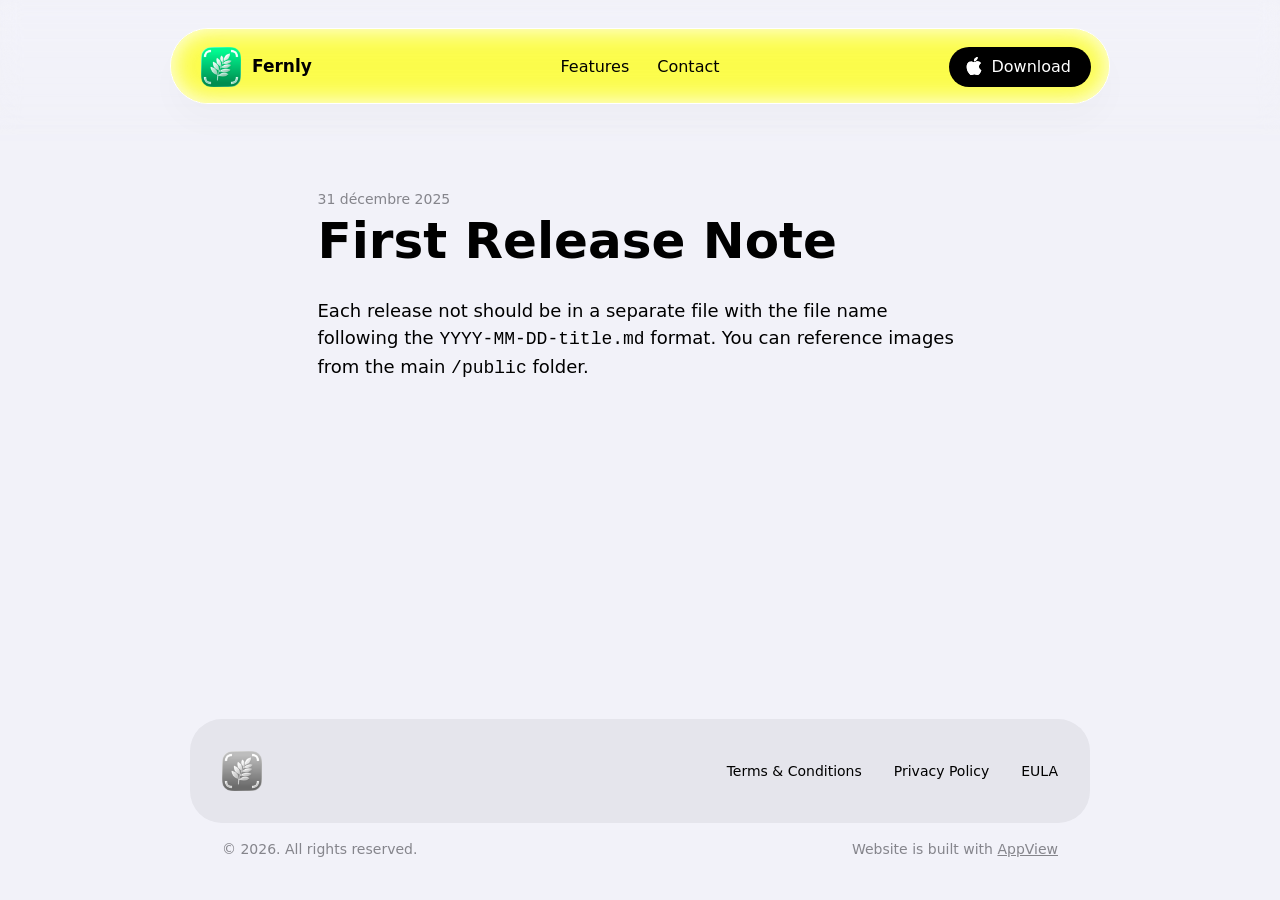
<file: release-notes.html>
<!DOCTYPE html><!--gFlkBckFn0_X4sMZNgcHy--><html lang="en" data-theme="system"><head><meta charSet="utf-8"/><meta name="viewport" content="width=device-width, initial-scale=1"/><link rel="preload" href="/_next/static/media/406d3fc8d5ec9f59-s.p.3f4cab70.woff2" as="font" crossorigin="" type="font/woff2"/><link rel="preload" href="/_next/static/media/a85fe84266768609-s.p.e658778d.woff2" as="font" crossorigin="" type="font/woff2"/><link rel="stylesheet" href="/_next/static/chunks/d5b42e1818fa9781.css" data-precedence="next"/><link rel="stylesheet" href="/_next/static/chunks/5de529a4e8219a0a.css" data-precedence="next"/><link rel="stylesheet" href="/_next/static/chunks/2603368fa7fe7833.css" data-precedence="next"/><link rel="stylesheet" href="/_next/static/chunks/029a73cdafade4e1.css" data-precedence="next"/><link rel="preload" as="script" fetchPriority="low" href="/_next/static/chunks/764d44338560fe62.js"/><script src="/_next/static/chunks/630fd1eb57e620ef.js" async=""></script><script src="/_next/static/chunks/5fe9d43a1371813a.js" async=""></script><script src="/_next/static/chunks/03f5f9a051606e04.js" async=""></script><script src="/_next/static/chunks/turbopack-5501bc16e2785744.js" async=""></script><script src="/_next/static/chunks/ff1a16fafef87110.js" async=""></script><script src="/_next/static/chunks/7738b2b176cf8288.js" async=""></script><script src="/_next/static/chunks/f8ed97c7f2e6597c.js" async=""></script><link rel="preload" href="https://fonts.googleapis.com/css2?family=Material+Symbols+Rounded:opsz,wght,FILL,GRAD@30,600,0..1,0&amp;icon_names=check_circle,lock,mail,open_in_full,open_in_new,pause,play_arrow,send,star,target" as="style"/><meta name="apple-itunes-app" content="app-id=6755242687"/><link rel="icon" href="/favicon.png" type="image/png" sizes="48x48"/><meta name="next-size-adjust" content=""/><title>Fernly App</title><meta name="description" content="Website description"/><meta property="og:title" content="Fernly"/><meta property="og:description" content="Plant Identifier"/><meta property="og:url" content="https://fernly.app"/><meta property="og:image" content="https://app-website-url.com/og-preview.png"/><meta property="og:image:width" content="1200"/><meta property="og:image:height" content="720"/><meta property="og:type" content="website"/><meta name="twitter:card" content="summary_large_image"/><meta name="twitter:title" content="App title"/><meta name="twitter:description" content="App description"/><meta name="twitter:image" content="https://app-website-url.com/og-preview.png"/><style>
      :root,
      :root[data-theme="light"] {
        color-scheme: light;
        --color-scheme: light;
        --color-text-primary: oklch(0% 0 none);
--color-text-secondary: oklch(35.88% 0.01 285.82deg / 0.6);
--color-fill-0: oklch(100% 0 none);
--color-fill-1: oklch(96.26% 0.01 286.45deg);
--color-fill-2: oklch(92.33% 0.01 286.44deg);
--color-fill-3: oklch(86.22% 0.01 286.41deg);
--color-accent-brand: oklch(0% 0 none);
--color-accent-orange: oklch(75.33% 0.17 55.71deg);
--color-accent-green: oklch(73.03% 0.19 147.44deg);
--color-accent-red: oklch(65.42% 0.23 28.66deg);
--color-accent-blue: oklch(60.27% 0.22 257.42deg);
--color-accent-indigo: oklch(52.94% 0.19 278.34deg);
--color-accent-mint: oklch(74.81% 0.13 189.02deg);
--color-accent-purple: oklch(61.49% 0.21 312.42deg);
--color-accent-pink: oklch(64.97% 0.24 17.9deg);
--color-text-accent-brand: oklch(100% 0 none);
      }

      @media (prefers-color-scheme: dark) {
        :root {
          color-scheme: dark;
          --color-scheme: dark;
          --color-text-primary: oklch(100% 0 none);
--color-text-secondary: oklch(94.3% 0.01 286.23deg / 0.6);
--color-fill-0: oklch(0% 0 none);
--color-fill-1: oklch(18.31% 0 286.05deg);
--color-fill-2: oklch(27.35% 0 286.25deg);
--color-fill-3: oklch(34.92% 0 286.35deg);
--color-accent-brand: oklch(100% 0 none);
--color-accent-orange: oklch(76.19% 0.17 57.05deg);
--color-accent-green: oklch(75.55% 0.21 146.98deg);
--color-accent-red: oklch(66.33% 0.22 28.29deg);
--color-accent-blue: oklch(62.42% 0.21 255.48deg);
--color-accent-indigo: oklch(55.64% 0.2 278.15deg);
--color-accent-mint: oklch(85.14% 0.11 192.43deg);
--color-accent-purple: oklch(65.6% 0.23 312.43deg);
--color-accent-pink: oklch(65.77% 0.23 16.02deg);
--color-text-accent-brand: oklch(0% 0 none);
        }
      }

      :root[data-theme="dark"] {
        color-scheme: dark;
        --color-scheme: dark;
        --color-text-primary: oklch(100% 0 none);
--color-text-secondary: oklch(94.3% 0.01 286.23deg / 0.6);
--color-fill-0: oklch(0% 0 none);
--color-fill-1: oklch(18.31% 0 286.05deg);
--color-fill-2: oklch(27.35% 0 286.25deg);
--color-fill-3: oklch(34.92% 0 286.35deg);
--color-accent-brand: oklch(100% 0 none);
--color-accent-orange: oklch(76.19% 0.17 57.05deg);
--color-accent-green: oklch(75.55% 0.21 146.98deg);
--color-accent-red: oklch(66.33% 0.22 28.29deg);
--color-accent-blue: oklch(62.42% 0.21 255.48deg);
--color-accent-indigo: oklch(55.64% 0.2 278.15deg);
--color-accent-mint: oklch(85.14% 0.11 192.43deg);
--color-accent-purple: oklch(65.6% 0.23 312.43deg);
--color-accent-pink: oklch(65.77% 0.23 16.02deg);
--color-text-accent-brand: oklch(0% 0 none);
      }
    </style><link rel="stylesheet" href="https://fonts.googleapis.com/css2?family=Material+Symbols+Rounded:opsz,wght,FILL,GRAD@30,600,0..1,0&amp;icon_names=check_circle,lock,mail,open_in_full,open_in_new,pause,play_arrow,send,star,target"/><script src="/_next/static/chunks/a6dad97d9634a72d.js" noModule=""></script></head><body><div hidden=""><!--$--><!--/$--></div><div class="navbar-module__6qiM_q__spacer"></div><div class="navbar-module__6qiM_q__navbarContainer"><nav class="navbar-module__6qiM_q__navbar"><div class="navbar-module__6qiM_q__content"><a class="navbar-module__6qiM_q__appIdentity" href="/"><div class="navbar-module__6qiM_q__appIconContainer"></div><div class="navbar-module__6qiM_q__appName">Fernly</div></a><ul class="navbar-module__6qiM_q__navLinks"><li><a href="/#features">Features</a></li><li><a href="mailto:support@fernly.app">Contact</a></li></ul><div class="navbar-module__6qiM_q__action"><a href="https://apps.apple.com/app/id6755242687" class="download_action_button-module__bT0Qaa__downloadActionButton download_action_button-module__bT0Qaa__small" target="_blank"><div class="download_action_button-module__bT0Qaa__label"><div class="download_action_button-module__bT0Qaa__appleLogo"><svg xmlns="http://www.w3.org/2000/svg" width="18" height="18" fill="currentColor" viewBox="0 0 16 16"><path d="M11.182.008C11.148-.03 9.923.023 8.857 1.18c-1.066 1.156-.902 2.482-.878 2.516s1.52.087 2.475-1.258.762-2.391.728-2.43m3.314 11.733c-.048-.096-2.325-1.234-2.113-3.422s1.675-2.789 1.698-2.854-.597-.79-1.254-1.157a3.7 3.7 0 0 0-1.563-.434c-.108-.003-.483-.095-1.254.116-.508.139-1.653.589-1.968.607-.316.018-1.256-.522-2.267-.665-.647-.125-1.333.131-1.824.328-.49.196-1.422.754-2.074 2.237-.652 1.482-.311 3.83-.067 4.56s.625 1.924 1.273 2.796c.576.984 1.34 1.667 1.659 1.899s1.219.386 1.843.067c.502-.308 1.408-.485 1.766-.472.357.013 1.061.154 1.782.539.571.197 1.111.115 1.652-.105.541-.221 1.324-1.059 2.238-2.758q.52-1.185.473-1.282"></path><path d="M11.182.008C11.148-.03 9.923.023 8.857 1.18c-1.066 1.156-.902 2.482-.878 2.516s1.52.087 2.475-1.258.762-2.391.728-2.43m3.314 11.733c-.048-.096-2.325-1.234-2.113-3.422s1.675-2.789 1.698-2.854-.597-.79-1.254-1.157a3.7 3.7 0 0 0-1.563-.434c-.108-.003-.483-.095-1.254.116-.508.139-1.653.589-1.968.607-.316.018-1.256-.522-2.267-.665-.647-.125-1.333.131-1.824.328-.49.196-1.422.754-2.074 2.237-.652 1.482-.311 3.83-.067 4.56s.625 1.924 1.273 2.796c.576.984 1.34 1.667 1.659 1.899s1.219.386 1.843.067c.502-.308 1.408-.485 1.766-.472.357.013 1.061.154 1.782.539.571.197 1.111.115 1.652-.105.541-.221 1.324-1.059 2.238-2.758q.52-1.185.473-1.282"></path></svg></div><div class="download_action_button-module__bT0Qaa__downloadLabel">Download</div></div></a></div></div></nav></div><article class="article-module__ZSW_Uq__article release_note-module__r150Za__releaseNote"><span class="release_note-module__r150Za__publishDate">31 décembre 2025</span><h1 class="release_note-module__r150Za__title">First Release Note</h1><p>Each release not should be in a separate file with the file name following the <code>YYYY-MM-DD-title.md</code> format. You can reference images from the main <code>/public</code> folder.</p></article><!--$--><!--/$--><footer class="compact_footer-module__i1N2Ta__compactFooter"><div class="compact_footer-module__i1N2Ta__main"><div aria-hidden="true"></div><div class="compact_footer-module__i1N2Ta__links"><ul class="compact_footer-module__i1N2Ta__links"><li><a href="/terms" class="compact_footer-module__i1N2Ta__link" target="_self">Terms &amp; Conditions</a></li><li><a href="/privacy" class="compact_footer-module__i1N2Ta__link" target="_self">Privacy Policy</a></li><li><a href="https://www.apple.com/legal/internet-services/itunes/dev/stdeula/" class="compact_footer-module__i1N2Ta__link" target="_blank" rel="noopener noreferrer">EULA</a></li></ul></div></div><div class="compact_footer-module__i1N2Ta__footnotes"><div>© 2026. All rights reserved.</div><div>Website is built with<!-- --> <a target="_blank" href="https://appview.dev">AppView</a></div></div></footer><script src="/_next/static/chunks/764d44338560fe62.js" id="_R_" async=""></script><script>(self.__next_f=self.__next_f||[]).push([0])</script><script>self.__next_f.push([1,"1:\"$Sreact.fragment\"\n2:I[39756,[\"/_next/static/chunks/ff1a16fafef87110.js\",\"/_next/static/chunks/7738b2b176cf8288.js\"],\"default\"]\n3:I[37457,[\"/_next/static/chunks/ff1a16fafef87110.js\",\"/_next/static/chunks/7738b2b176cf8288.js\"],\"default\"]\na:I[68027,[\"/_next/static/chunks/ff1a16fafef87110.js\",\"/_next/static/chunks/7738b2b176cf8288.js\"],\"default\"]\n:HL[\"/_next/static/chunks/d5b42e1818fa9781.css\",\"style\"]\n:HL[\"/_next/static/chunks/5de529a4e8219a0a.css\",\"style\"]\n:HL[\"/_next/static/chunks/2603368fa7fe7833.css\",\"style\"]\n:HL[\"/_next/static/media/406d3fc8d5ec9f59-s.p.3f4cab70.woff2\",\"font\",{\"crossOrigin\":\"\",\"type\":\"font/woff2\"}]\n:HL[\"/_next/static/media/a85fe84266768609-s.p.e658778d.woff2\",\"font\",{\"crossOrigin\":\"\",\"type\":\"font/woff2\"}]\n:HL[\"/_next/static/chunks/029a73cdafade4e1.css\",\"style\"]\n4:Ta76,"])</script><script>self.__next_f.push([1,"\n      :root,\n      :root[data-theme=\"light\"] {\n        color-scheme: light;\n        --color-scheme: light;\n        --color-text-primary: oklch(0% 0 none);\n--color-text-secondary: oklch(35.88% 0.01 285.82deg / 0.6);\n--color-fill-0: oklch(100% 0 none);\n--color-fill-1: oklch(96.26% 0.01 286.45deg);\n--color-fill-2: oklch(92.33% 0.01 286.44deg);\n--color-fill-3: oklch(86.22% 0.01 286.41deg);\n--color-accent-brand: oklch(0% 0 none);\n--color-accent-orange: oklch(75.33% 0.17 55.71deg);\n--color-accent-green: oklch(73.03% 0.19 147.44deg);\n--color-accent-red: oklch(65.42% 0.23 28.66deg);\n--color-accent-blue: oklch(60.27% 0.22 257.42deg);\n--color-accent-indigo: oklch(52.94% 0.19 278.34deg);\n--color-accent-mint: oklch(74.81% 0.13 189.02deg);\n--color-accent-purple: oklch(61.49% 0.21 312.42deg);\n--color-accent-pink: oklch(64.97% 0.24 17.9deg);\n--color-text-accent-brand: oklch(100% 0 none);\n      }\n\n      @media (prefers-color-scheme: dark) {\n        :root {\n          color-scheme: dark;\n          --color-scheme: dark;\n          --color-text-primary: oklch(100% 0 none);\n--color-text-secondary: oklch(94.3% 0.01 286.23deg / 0.6);\n--color-fill-0: oklch(0% 0 none);\n--color-fill-1: oklch(18.31% 0 286.05deg);\n--color-fill-2: oklch(27.35% 0 286.25deg);\n--color-fill-3: oklch(34.92% 0 286.35deg);\n--color-accent-brand: oklch(100% 0 none);\n--color-accent-orange: oklch(76.19% 0.17 57.05deg);\n--color-accent-green: oklch(75.55% 0.21 146.98deg);\n--color-accent-red: oklch(66.33% 0.22 28.29deg);\n--color-accent-blue: oklch(62.42% 0.21 255.48deg);\n--color-accent-indigo: oklch(55.64% 0.2 278.15deg);\n--color-accent-mint: oklch(85.14% 0.11 192.43deg);\n--color-accent-purple: oklch(65.6% 0.23 312.43deg);\n--color-accent-pink: oklch(65.77% 0.23 16.02deg);\n--color-text-accent-brand: oklch(0% 0 none);\n        }\n      }\n\n      :root[data-theme=\"dark\"] {\n        color-scheme: dark;\n        --color-scheme: dark;\n        --color-text-primary: oklch(100% 0 none);\n--color-text-secondary: oklch(94.3% 0.01 286.23deg / 0.6);\n--color-fill-0: oklch(0% 0 none);\n--color-fill-1: oklch(18.31% 0 286.05deg);\n--color-fill-2: oklch(27.35% 0 286.25deg);\n--color-fill-3: oklch(34.92% 0 286.35deg);\n--color-accent-brand: oklch(100% 0 none);\n--color-accent-orange: oklch(76.19% 0.17 57.05deg);\n--color-accent-green: oklch(75.55% 0.21 146.98deg);\n--color-accent-red: oklch(66.33% 0.22 28.29deg);\n--color-accent-blue: oklch(62.42% 0.21 255.48deg);\n--color-accent-indigo: oklch(55.64% 0.2 278.15deg);\n--color-accent-mint: oklch(85.14% 0.11 192.43deg);\n--color-accent-purple: oklch(65.6% 0.23 312.43deg);\n--color-accent-pink: oklch(65.77% 0.23 16.02deg);\n--color-text-accent-brand: oklch(0% 0 none);\n      }\n    "])</script><script>self.__next_f.push([1,"0:{\"P\":null,\"b\":\"gFlkBckFn0_X4sMZNgcHy\",\"c\":[\"\",\"release-notes\"],\"q\":\"\",\"i\":false,\"f\":[[[\"\",{\"children\":[\"(main)\",{\"children\":[\"release-notes\",{\"children\":[\"__PAGE__\",{}]}]},\"$undefined\",\"$undefined\",true]}],[[\"$\",\"$1\",\"c\",{\"children\":[null,[\"$\",\"$L2\",null,{\"parallelRouterKey\":\"children\",\"error\":\"$undefined\",\"errorStyles\":\"$undefined\",\"errorScripts\":\"$undefined\",\"template\":[\"$\",\"$L3\",null,{}],\"templateStyles\":\"$undefined\",\"templateScripts\":\"$undefined\",\"notFound\":[[[\"$\",\"title\",null,{\"children\":\"404: This page could not be found.\"}],[\"$\",\"div\",null,{\"style\":{\"fontFamily\":\"system-ui,\\\"Segoe UI\\\",Roboto,Helvetica,Arial,sans-serif,\\\"Apple Color Emoji\\\",\\\"Segoe UI Emoji\\\"\",\"height\":\"100vh\",\"textAlign\":\"center\",\"display\":\"flex\",\"flexDirection\":\"column\",\"alignItems\":\"center\",\"justifyContent\":\"center\"},\"children\":[\"$\",\"div\",null,{\"children\":[[\"$\",\"style\",null,{\"dangerouslySetInnerHTML\":{\"__html\":\"body{color:#000;background:#fff;margin:0}.next-error-h1{border-right:1px solid rgba(0,0,0,.3)}@media (prefers-color-scheme:dark){body{color:#fff;background:#000}.next-error-h1{border-right:1px solid rgba(255,255,255,.3)}}\"}}],[\"$\",\"h1\",null,{\"className\":\"next-error-h1\",\"style\":{\"display\":\"inline-block\",\"margin\":\"0 20px 0 0\",\"padding\":\"0 23px 0 0\",\"fontSize\":24,\"fontWeight\":500,\"verticalAlign\":\"top\",\"lineHeight\":\"49px\"},\"children\":404}],[\"$\",\"div\",null,{\"style\":{\"display\":\"inline-block\"},\"children\":[\"$\",\"h2\",null,{\"style\":{\"fontSize\":14,\"fontWeight\":400,\"lineHeight\":\"49px\",\"margin\":0},\"children\":\"This page could not be found.\"}]}]]}]}]],[]],\"forbidden\":\"$undefined\",\"unauthorized\":\"$undefined\"}]]}],{\"children\":[[\"$\",\"$1\",\"c\",{\"children\":[[[\"$\",\"link\",\"0\",{\"rel\":\"stylesheet\",\"href\":\"/_next/static/chunks/d5b42e1818fa9781.css\",\"precedence\":\"next\",\"crossOrigin\":\"$undefined\",\"nonce\":\"$undefined\"}],[\"$\",\"link\",\"1\",{\"rel\":\"stylesheet\",\"href\":\"/_next/static/chunks/5de529a4e8219a0a.css\",\"precedence\":\"next\",\"crossOrigin\":\"$undefined\",\"nonce\":\"$undefined\"}],[\"$\",\"link\",\"2\",{\"rel\":\"stylesheet\",\"href\":\"/_next/static/chunks/2603368fa7fe7833.css\",\"precedence\":\"next\",\"crossOrigin\":\"$undefined\",\"nonce\":\"$undefined\"}],[\"$\",\"script\",\"script-0\",{\"src\":\"/_next/static/chunks/f8ed97c7f2e6597c.js\",\"async\":true,\"nonce\":\"$undefined\"}]],[\"$\",\"html\",null,{\"lang\":\"en\",\"data-theme\":\"system\",\"children\":[[\"$\",\"head\",null,{\"children\":[[\"$\",\"meta\",null,{\"name\":\"apple-itunes-app\",\"content\":\"app-id=6755242687\"}],[\"$\",\"link\",null,{\"rel\":\"icon\",\"href\":\"/favicon.png\",\"type\":\"image/png\",\"sizes\":\"48x48\"}],[\"$\",\"style\",null,{\"children\":\"$4\"}],\"$L5\"]}],\"$L6\"]}]]}],{\"children\":[\"$L7\",{\"children\":[\"$L8\",{},null,false,false]},null,false,false]},null,false,false]},null,false,false],\"$L9\",false]],\"m\":\"$undefined\",\"G\":[\"$a\",[]],\"S\":true}\n"])</script><script>self.__next_f.push([1,"b:I[2913,[\"/_next/static/chunks/f8ed97c7f2e6597c.js\"],\"ThemeProvider\"]\nc:I[805,[\"/_next/static/chunks/f8ed97c7f2e6597c.js\"],\"Navbar\"]\nd:I[70417,[\"/_next/static/chunks/f8ed97c7f2e6597c.js\"],\"AppIcon\"]\n11:I[97367,[\"/_next/static/chunks/ff1a16fafef87110.js\",\"/_next/static/chunks/7738b2b176cf8288.js\"],\"OutletBoundary\"]\n12:\"$Sreact.suspense\"\n14:I[97367,[\"/_next/static/chunks/ff1a16fafef87110.js\",\"/_next/static/chunks/7738b2b176cf8288.js\"],\"ViewportBoundary\"]\n16:I[97367,[\"/_next/static/chunks/ff1a16fafef87110.js\",\"/_next/static/chunks/7738b2b176cf8288.js\"],\"MetadataBoundary\"]\n:HL[\"https://fonts.googleapis.com/css2?family=Material+Symbols+Rounded:opsz,wght,FILL,GRAD@30,600,0..1,0\u0026icon_names=check_circle,lock,mail,open_in_full,open_in_new,pause,play_arrow,send,star,target\",\"style\"]\n5:[\"$\",\"link\",null,{\"rel\":\"stylesheet\",\"href\":\"https://fonts.googleapis.com/css2?family=Material+Symbols+Rounded:opsz,wght,FILL,GRAD@30,600,0..1,0\u0026icon_names=check_circle,lock,mail,open_in_full,open_in_new,pause,play_arrow,send,star,target\"}]\n"])</script><script>self.__next_f.push([1,"6:[\"$\",\"body\",null,{\"children\":[\"$\",\"$Lb\",null,{\"children\":[[[\"$\",\"$Lc\",null,{\"icon\":[\"$\",\"$Ld\",null,{\"src\":\"/app_view/icon_placeholder.png\"}],\"appName\":\"Fernly\",\"links\":[{\"label\":\"Features\",\"href\":\"#features\"},{\"label\":\"Contact\",\"href\":\"mailto:support@fernly.app\"}],\"action\":[\"$\",\"a\",null,{\"href\":\"https://apps.apple.com/app/id6755242687\",\"className\":\"download_action_button-module__bT0Qaa__downloadActionButton download_action_button-module__bT0Qaa__small\",\"target\":\"_blank\",\"children\":[\"$\",\"div\",null,{\"className\":\"download_action_button-module__bT0Qaa__label\",\"children\":[[\"$\",\"div\",null,{\"className\":\"download_action_button-module__bT0Qaa__appleLogo\",\"children\":[\"$\",\"svg\",null,{\"xmlns\":\"http://www.w3.org/2000/svg\",\"width\":18,\"height\":18,\"fill\":\"currentColor\",\"viewBox\":\"0 0 16 16\",\"children\":[[\"$\",\"path\",null,{\"d\":\"M11.182.008C11.148-.03 9.923.023 8.857 1.18c-1.066 1.156-.902 2.482-.878 2.516s1.52.087 2.475-1.258.762-2.391.728-2.43m3.314 11.733c-.048-.096-2.325-1.234-2.113-3.422s1.675-2.789 1.698-2.854-.597-.79-1.254-1.157a3.7 3.7 0 0 0-1.563-.434c-.108-.003-.483-.095-1.254.116-.508.139-1.653.589-1.968.607-.316.018-1.256-.522-2.267-.665-.647-.125-1.333.131-1.824.328-.49.196-1.422.754-2.074 2.237-.652 1.482-.311 3.83-.067 4.56s.625 1.924 1.273 2.796c.576.984 1.34 1.667 1.659 1.899s1.219.386 1.843.067c.502-.308 1.408-.485 1.766-.472.357.013 1.061.154 1.782.539.571.197 1.111.115 1.652-.105.541-.221 1.324-1.059 2.238-2.758q.52-1.185.473-1.282\"}],[\"$\",\"path\",null,{\"d\":\"M11.182.008C11.148-.03 9.923.023 8.857 1.18c-1.066 1.156-.902 2.482-.878 2.516s1.52.087 2.475-1.258.762-2.391.728-2.43m3.314 11.733c-.048-.096-2.325-1.234-2.113-3.422s1.675-2.789 1.698-2.854-.597-.79-1.254-1.157a3.7 3.7 0 0 0-1.563-.434c-.108-.003-.483-.095-1.254.116-.508.139-1.653.589-1.968.607-.316.018-1.256-.522-2.267-.665-.647-.125-1.333.131-1.824.328-.49.196-1.422.754-2.074 2.237-.652 1.482-.311 3.83-.067 4.56s.625 1.924 1.273 2.796c.576.984 1.34 1.667 1.659 1.899s1.219.386 1.843.067c.502-.308 1.408-.485 1.766-.472.357.013 1.061.154 1.782.539.571.197 1.111.115 1.652-.105.541-.221 1.324-1.059 2.238-2.758q.52-1.185.473-1.282\"}]]}]}],[\"$\",\"div\",null,{\"className\":\"download_action_button-module__bT0Qaa__downloadLabel\",\"children\":\"Download\"}]]}]}]}],[\"$\",\"$L2\",null,{\"parallelRouterKey\":\"children\",\"error\":\"$undefined\",\"errorStyles\":\"$undefined\",\"errorScripts\":\"$undefined\",\"template\":[\"$\",\"$L3\",null,{}],\"templateStyles\":\"$undefined\",\"templateScripts\":\"$undefined\",\"notFound\":[[[\"$\",\"title\",null,{\"children\":\"404: This page could not be found.\"}],[\"$\",\"div\",null,{\"style\":\"$0:f:0:1:0:props:children:1:props:notFound:0:1:props:style\",\"children\":[\"$\",\"div\",null,{\"children\":[[\"$\",\"style\",null,{\"dangerouslySetInnerHTML\":{\"__html\":\"body{color:#000;background:#fff;margin:0}.next-error-h1{border-right:1px solid rgba(0,0,0,.3)}@media (prefers-color-scheme:dark){body{color:#fff;background:#000}.next-error-h1{border-right:1px solid rgba(255,255,255,.3)}}\"}}],[\"$\",\"h1\",null,{\"className\":\"next-error-h1\",\"style\":\"$0:f:0:1:0:props:children:1:props:notFound:0:1:props:children:props:children:1:props:style\",\"children\":404}],[\"$\",\"div\",null,{\"style\":\"$0:f:0:1:0:props:children:1:props:notFound:0:1:props:children:props:children:2:props:style\",\"children\":[\"$\",\"h2\",null,{\"style\":\"$0:f:0:1:0:props:children:1:props:notFound:0:1:props:children:props:children:2:props:children:props:style\",\"children\":\"This page could not be found.\"}]}]]}]}]],[]],\"forbidden\":\"$undefined\",\"unauthorized\":\"$undefined\"}],[\"$\",\"footer\",null,{\"className\":\"compact_footer-module__i1N2Ta__compactFooter\",\"children\":[[\"$\",\"div\",null,{\"className\":\"compact_footer-module__i1N2Ta__main\",\"children\":[[\"$\",\"div\",null,{\"className\":\"$undefined\",\"aria-hidden\":\"true\",\"children\":[\"$\",\"$Ld\",null,{\"src\":\"/app_view/icon_placeholder.png\",\"filter\":\"grayscale\"}]}],[\"$\",\"div\",null,{\"className\":\"compact_footer-module__i1N2Ta__links\",\"children\":[\"$\",\"ul\",null,{\"className\":\"compact_footer-module__i1N2Ta__links\",\"children\":[[\"$\",\"li\",\"/terms\",{\"children\":[\"$\",\"a\",null,{\"href\":\"/terms\",\"className\":\"compact_footer-module__i1N2Ta__link\",\"target\":\"_self\",\"rel\":\"$undefined\",\"children\":\"Terms \u0026 Conditions\"}]}],[\"$\",\"li\",\"/privacy\",{\"children\":[\"$\",\"a\",null,{\"href\":\"/privacy\",\"className\":\"compact_footer-module__i1N2Ta__link\",\"target\":\"_self\",\"rel\":\"$undefined\",\"children\":\"Privacy Policy\"}]}],[\"$\",\"li\",\"https://www.apple.com/legal/internet-services/itunes/dev/stdeula/\",{\"children\":\"$Le\"}]]}]}]]}],\"$Lf\"]}]],false]}]}]\n"])</script><script>self.__next_f.push([1,"7:[\"$\",\"$1\",\"c\",{\"children\":[null,[\"$\",\"$L2\",null,{\"parallelRouterKey\":\"children\",\"error\":\"$undefined\",\"errorStyles\":\"$undefined\",\"errorScripts\":\"$undefined\",\"template\":[\"$\",\"$L3\",null,{}],\"templateStyles\":\"$undefined\",\"templateScripts\":\"$undefined\",\"notFound\":\"$undefined\",\"forbidden\":\"$undefined\",\"unauthorized\":\"$undefined\"}]]}]\n8:[\"$\",\"$1\",\"c\",{\"children\":[\"$L10\",[[\"$\",\"link\",\"0\",{\"rel\":\"stylesheet\",\"href\":\"/_next/static/chunks/029a73cdafade4e1.css\",\"precedence\":\"next\",\"crossOrigin\":\"$undefined\",\"nonce\":\"$undefined\"}]],[\"$\",\"$L11\",null,{\"children\":[\"$\",\"$12\",null,{\"name\":\"Next.MetadataOutlet\",\"children\":\"$@13\"}]}]]}]\n9:[\"$\",\"$1\",\"h\",{\"children\":[null,[\"$\",\"$L14\",null,{\"children\":\"$L15\"}],[\"$\",\"div\",null,{\"hidden\":true,\"children\":[\"$\",\"$L16\",null,{\"children\":[\"$\",\"$12\",null,{\"name\":\"Next.Metadata\",\"children\":\"$L17\"}]}]}],[\"$\",\"meta\",null,{\"name\":\"next-size-adjust\",\"content\":\"\"}]]}]\n"])</script><script>self.__next_f.push([1,"e:[\"$\",\"a\",null,{\"href\":\"https://www.apple.com/legal/internet-services/itunes/dev/stdeula/\",\"className\":\"compact_footer-module__i1N2Ta__link\",\"target\":\"_blank\",\"rel\":\"noopener noreferrer\",\"children\":\"EULA\"}]\nf:[\"$\",\"div\",null,{\"className\":\"compact_footer-module__i1N2Ta__footnotes\",\"children\":[[\"$\",\"div\",null,{\"className\":\"$undefined\",\"children\":\"© 2026. All rights reserved.\"}],[\"$\",\"div\",null,{\"className\":\"$undefined\",\"children\":[\"Website is built with\",\" \",[\"$\",\"a\",null,{\"target\":\"_blank\",\"href\":\"https://appview.dev\",\"children\":\"AppView\"}]]}]]}]\n"])</script><script>self.__next_f.push([1,"15:[[\"$\",\"meta\",\"0\",{\"charSet\":\"utf-8\"}],[\"$\",\"meta\",\"1\",{\"name\":\"viewport\",\"content\":\"width=device-width, initial-scale=1\"}]]\n"])</script><script>self.__next_f.push([1,"13:null\n17:[[\"$\",\"title\",\"0\",{\"children\":\"Fernly App\"}],[\"$\",\"meta\",\"1\",{\"name\":\"description\",\"content\":\"Website description\"}],[\"$\",\"meta\",\"2\",{\"property\":\"og:title\",\"content\":\"Fernly\"}],[\"$\",\"meta\",\"3\",{\"property\":\"og:description\",\"content\":\"Plant Identifier\"}],[\"$\",\"meta\",\"4\",{\"property\":\"og:url\",\"content\":\"https://fernly.app\"}],[\"$\",\"meta\",\"5\",{\"property\":\"og:image\",\"content\":\"https://app-website-url.com/og-preview.png\"}],[\"$\",\"meta\",\"6\",{\"property\":\"og:image:width\",\"content\":\"1200\"}],[\"$\",\"meta\",\"7\",{\"property\":\"og:image:height\",\"content\":\"720\"}],[\"$\",\"meta\",\"8\",{\"property\":\"og:type\",\"content\":\"website\"}],[\"$\",\"meta\",\"9\",{\"name\":\"twitter:card\",\"content\":\"summary_large_image\"}],[\"$\",\"meta\",\"10\",{\"name\":\"twitter:title\",\"content\":\"App title\"}],[\"$\",\"meta\",\"11\",{\"name\":\"twitter:description\",\"content\":\"App description\"}],[\"$\",\"meta\",\"12\",{\"name\":\"twitter:image\",\"content\":\"https://app-website-url.com/og-preview.png\"}]]\n"])</script><script>self.__next_f.push([1,"10:[[[\"$\",\"article\",\"hello\",{\"className\":\"article-module__ZSW_Uq__article release_note-module__r150Za__releaseNote\",\"children\":[[\"$\",\"span\",null,{\"className\":\"release_note-module__r150Za__publishDate\",\"children\":\"31 décembre 2025\"}],[\"$\",\"h1\",null,{\"className\":\"release_note-module__r150Za__title\",\"children\":\"First Release Note\"}],[\"$\",\"p\",null,{\"children\":[\"Each release not should be in a separate file with the file name following the \",[\"$\",\"code\",null,{\"children\":\"YYYY-MM-DD-title.md\"}],\" format. You can reference images from the main \",[\"$\",\"code\",null,{\"children\":\"/public\"}],\" folder.\"]}]]}]],false]\n"])</script></body></html>
</file>
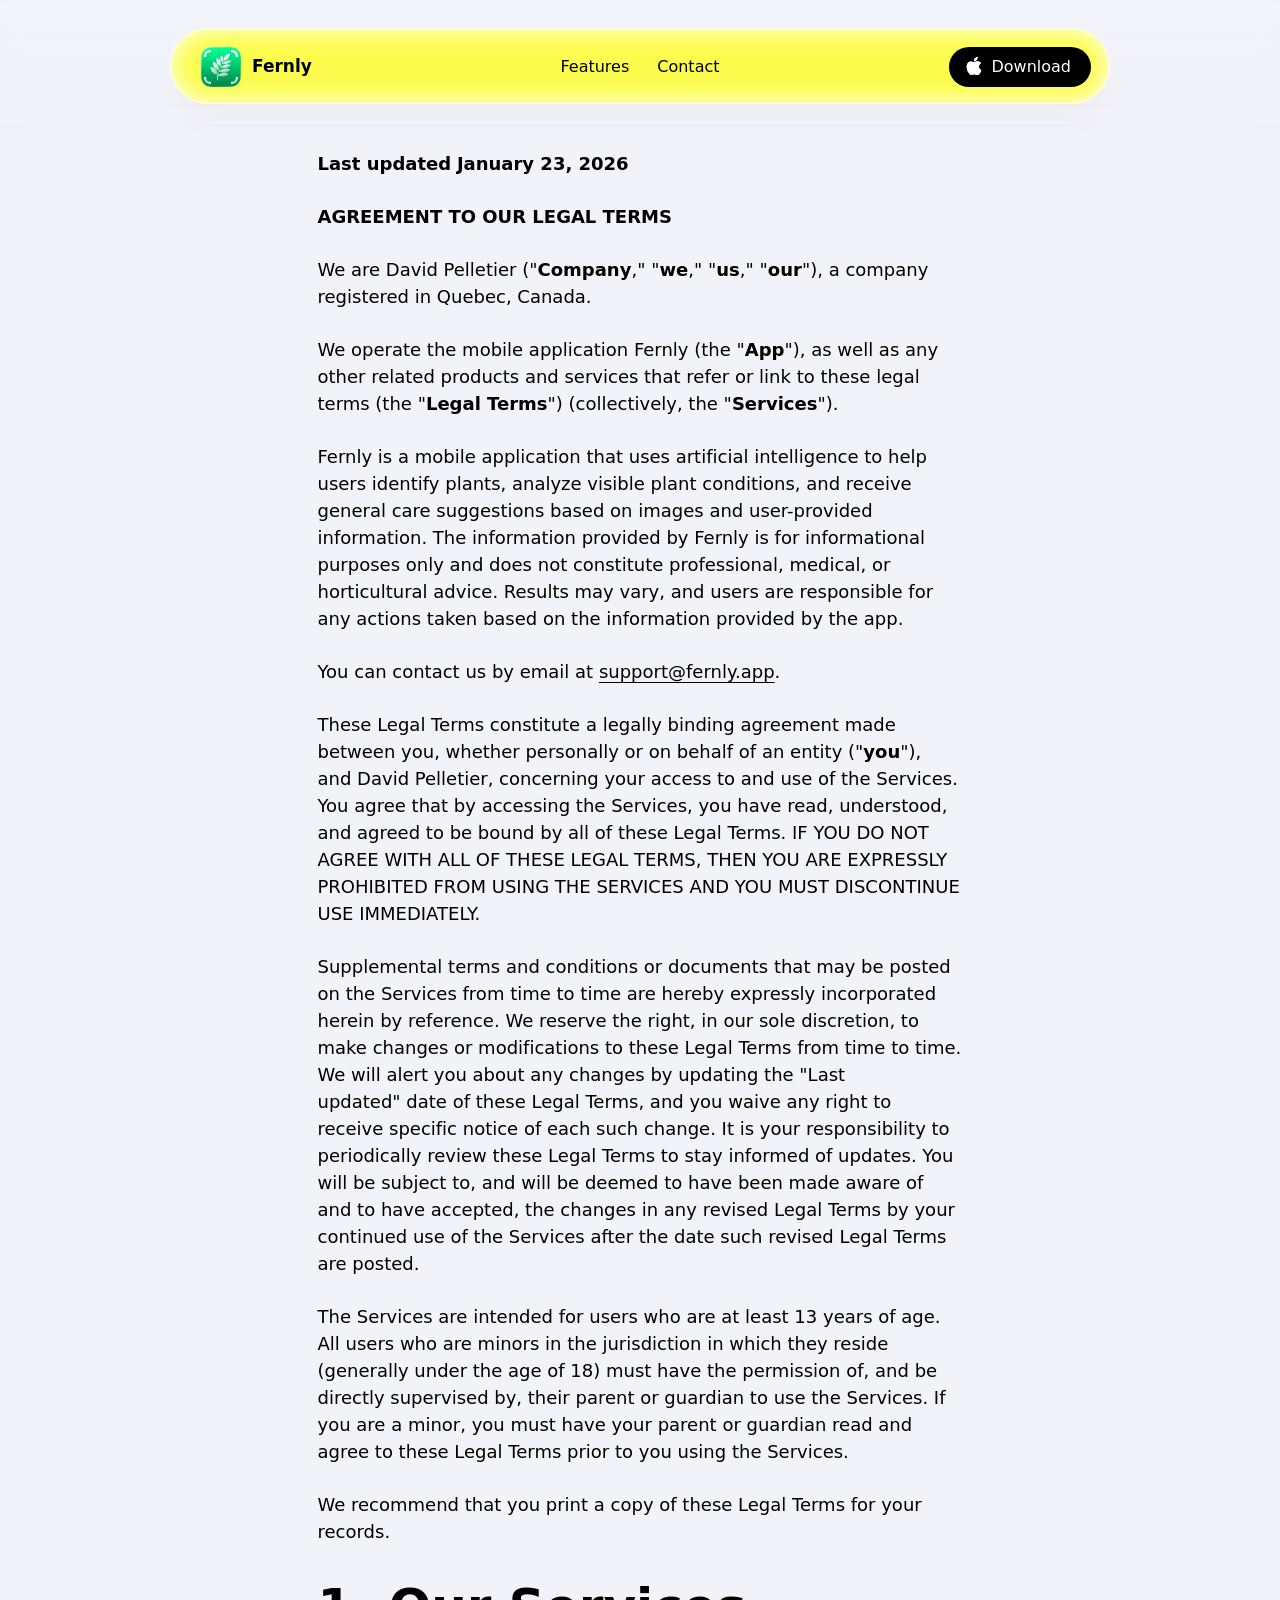
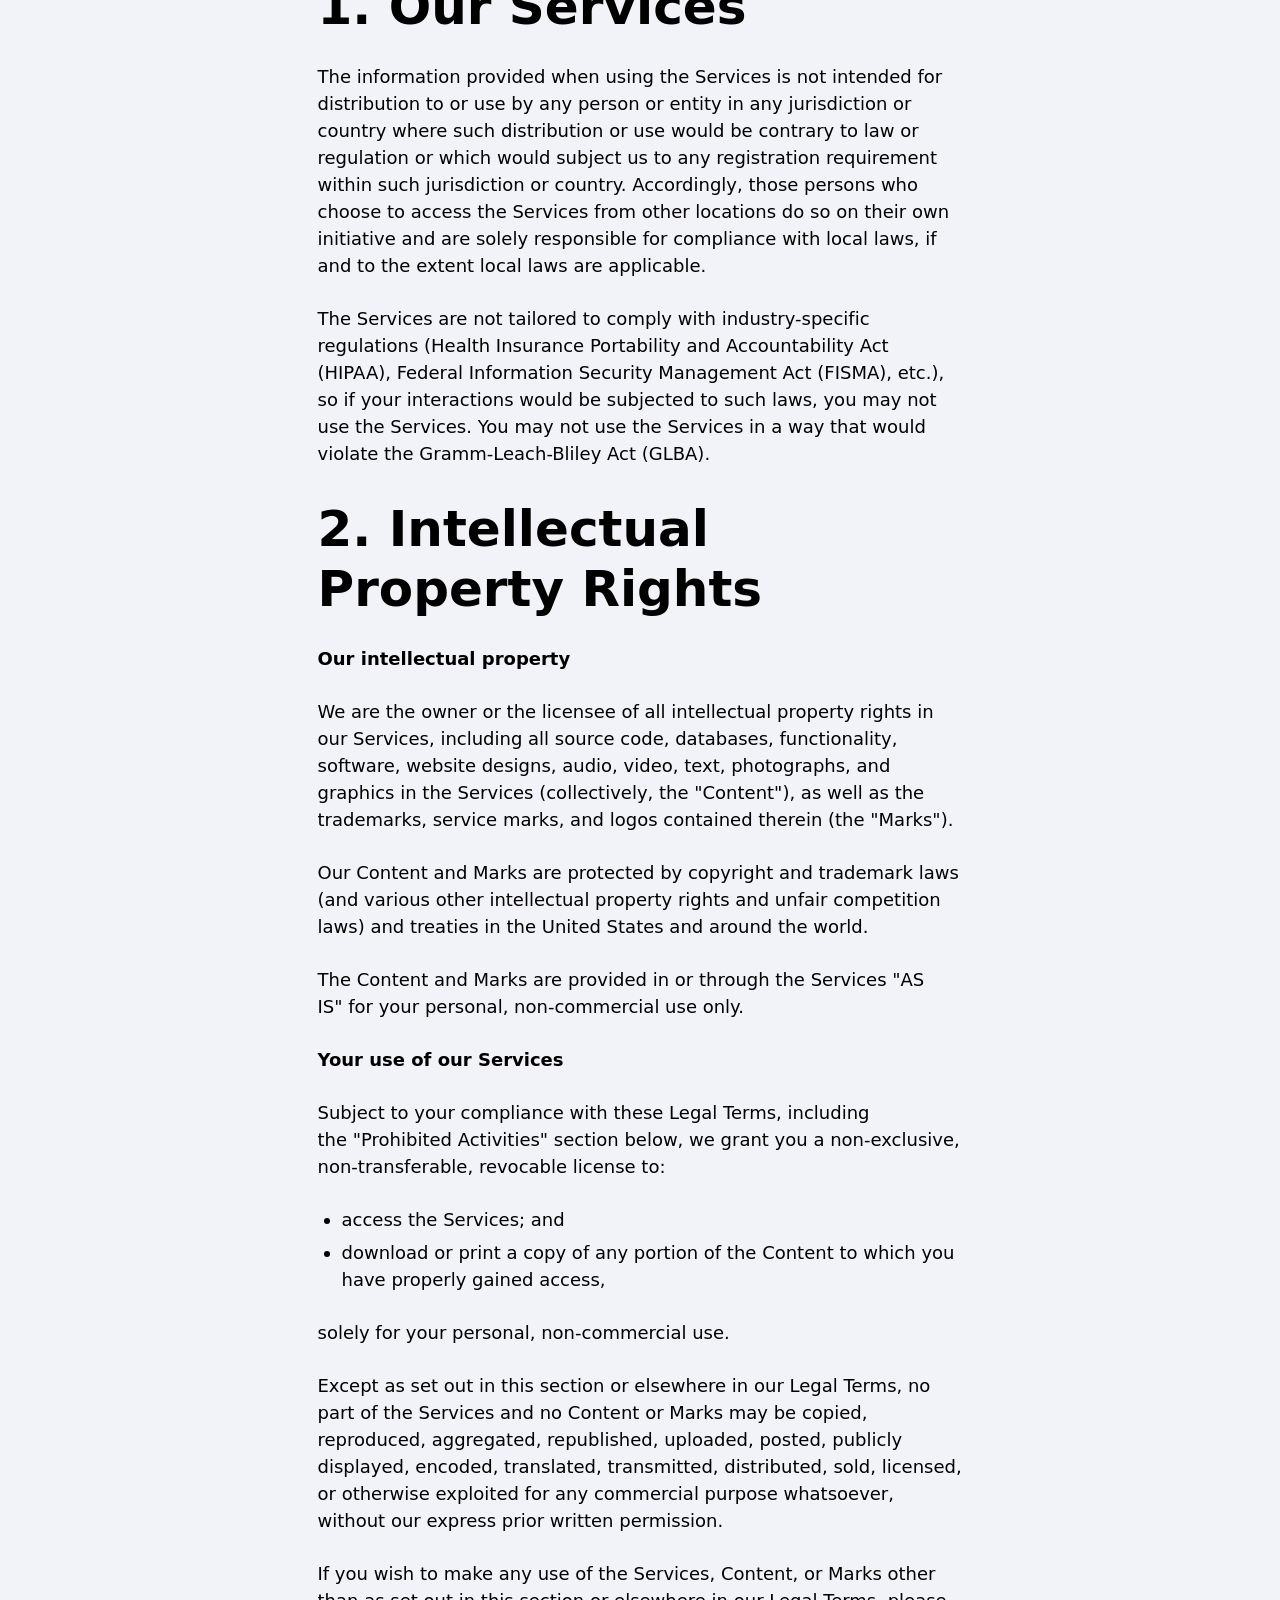
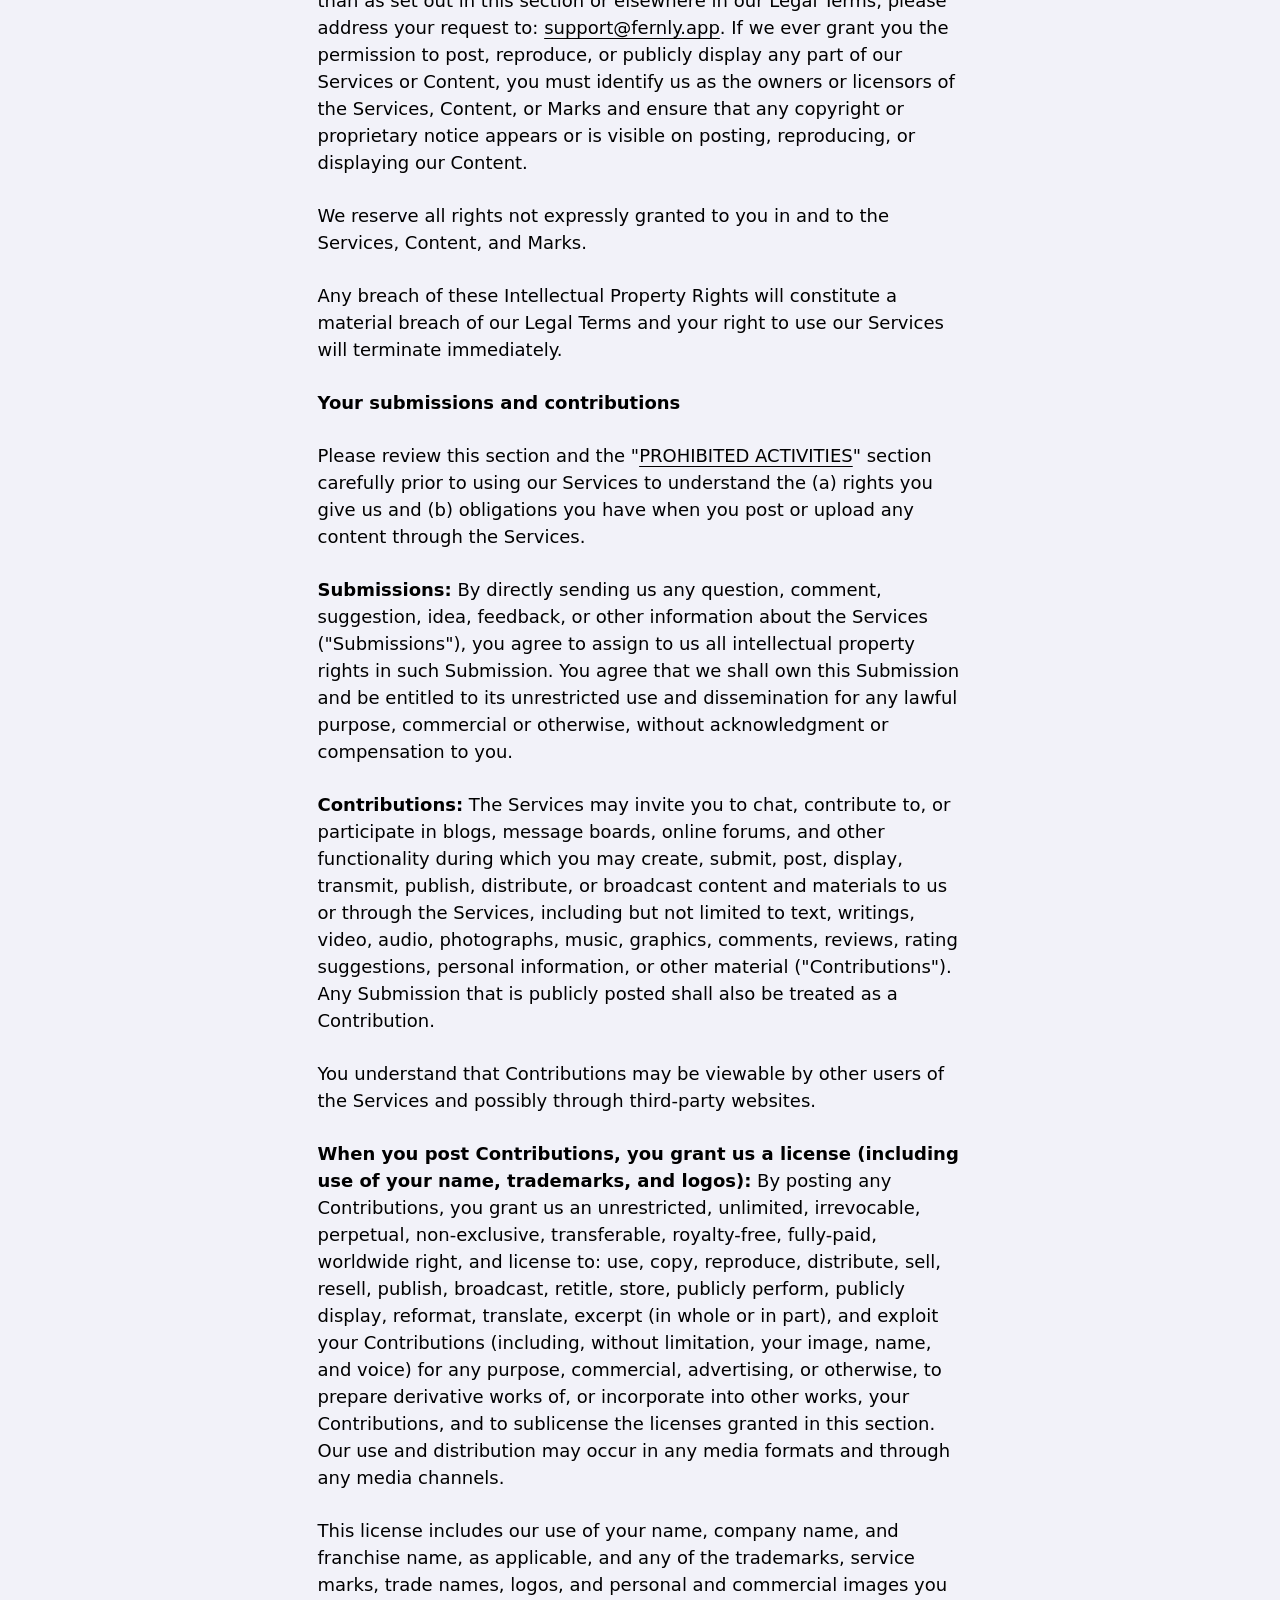
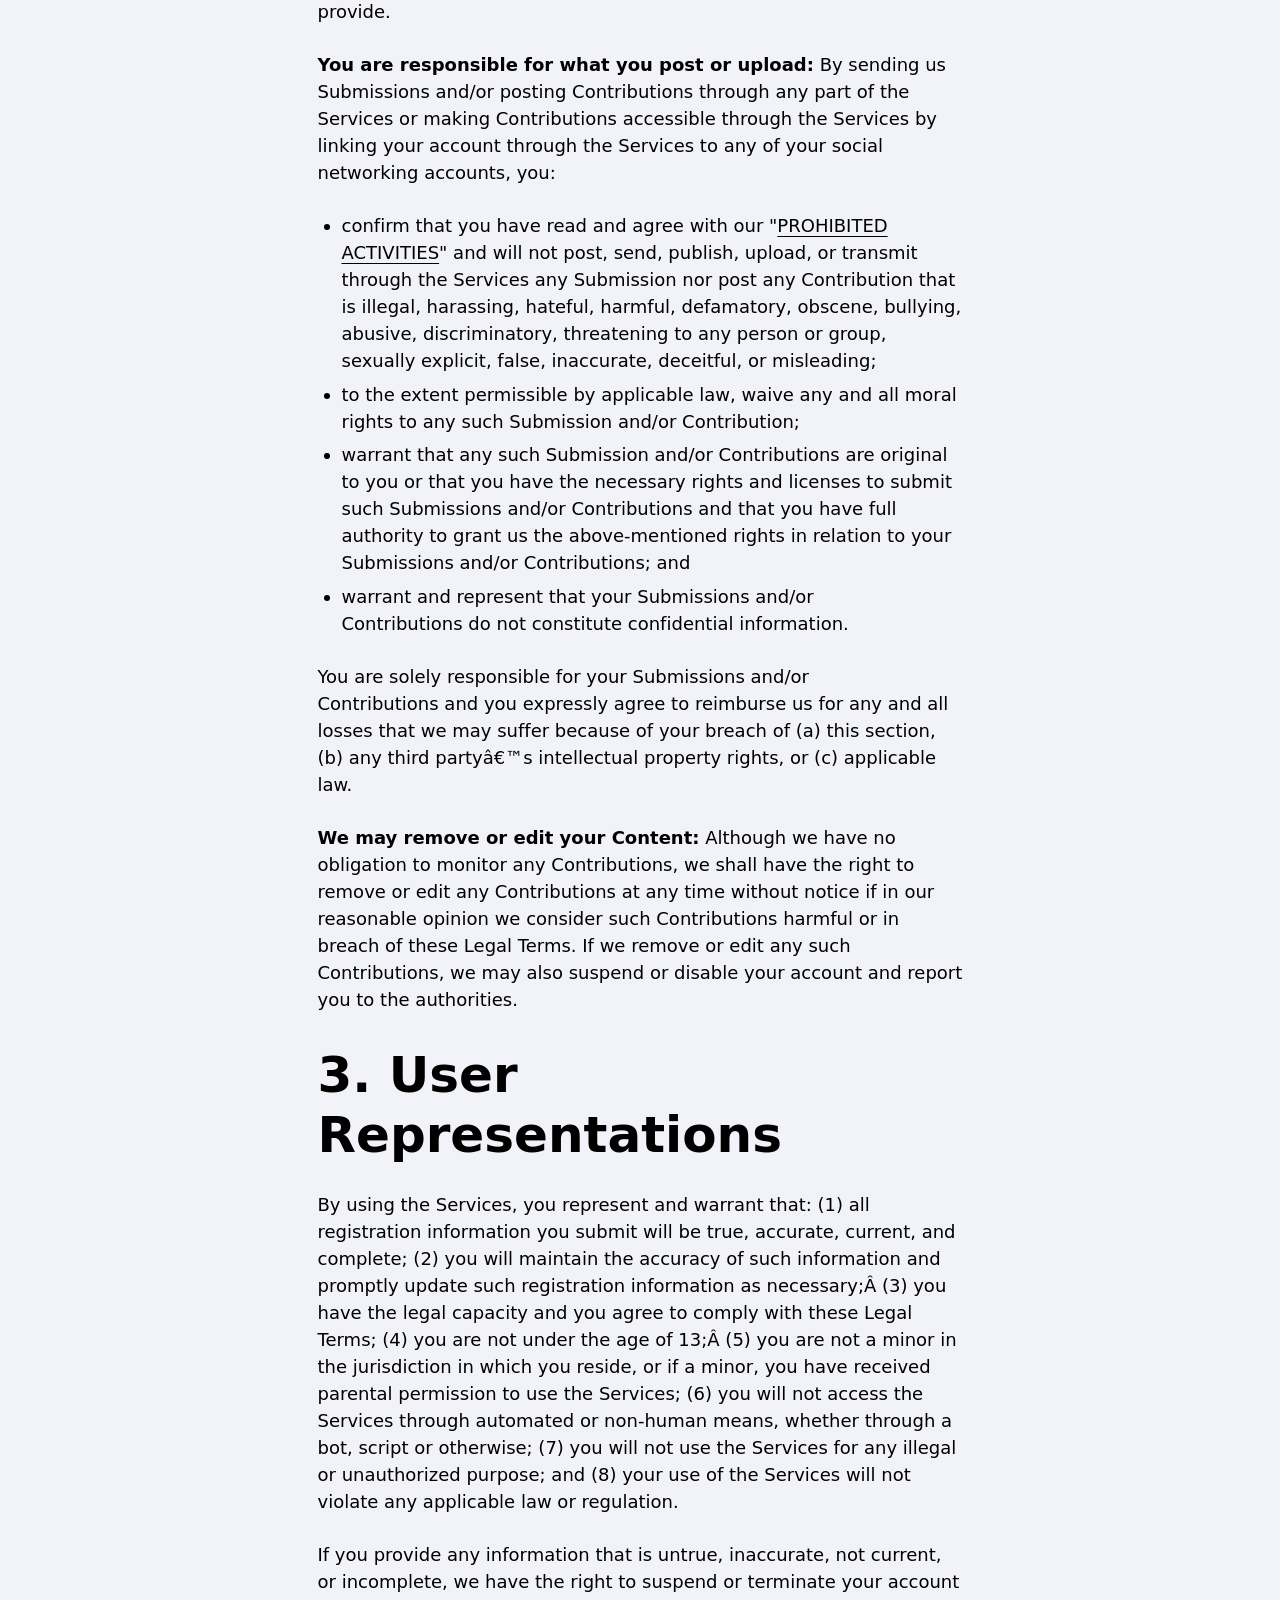
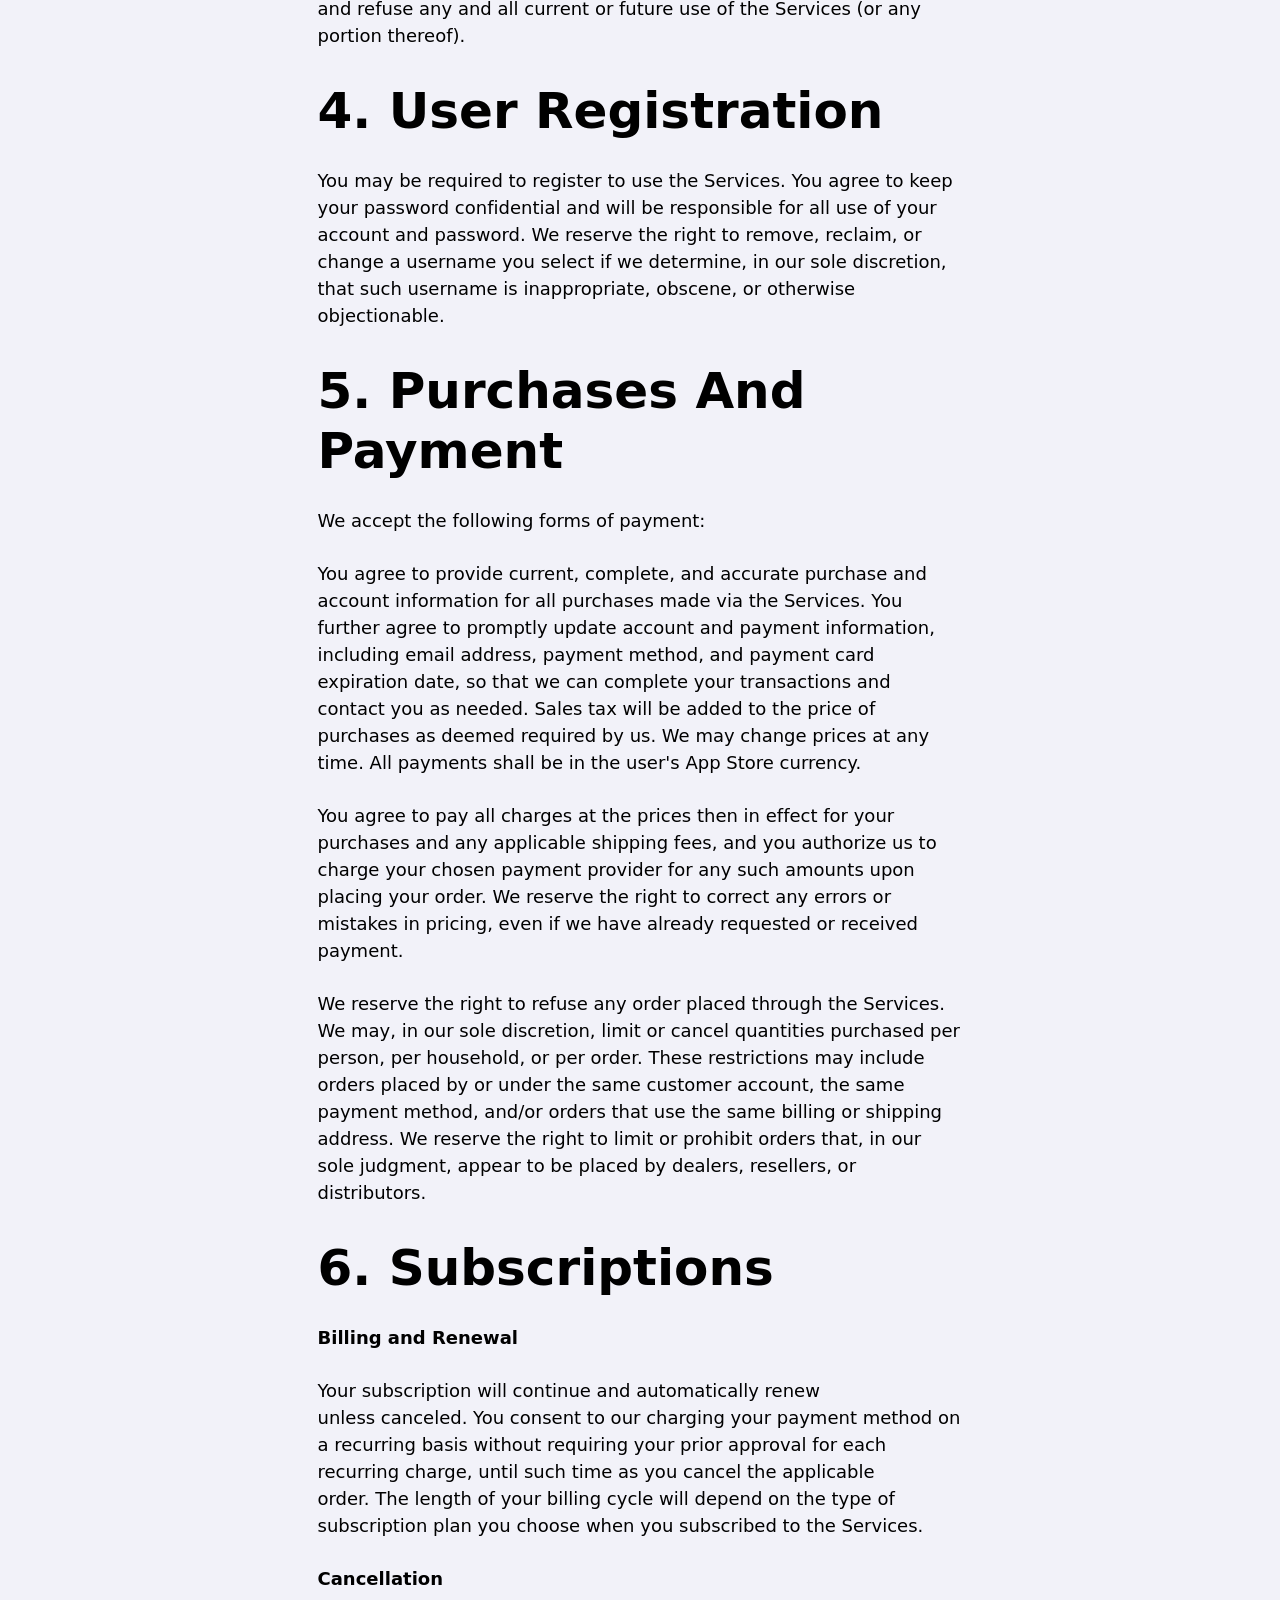
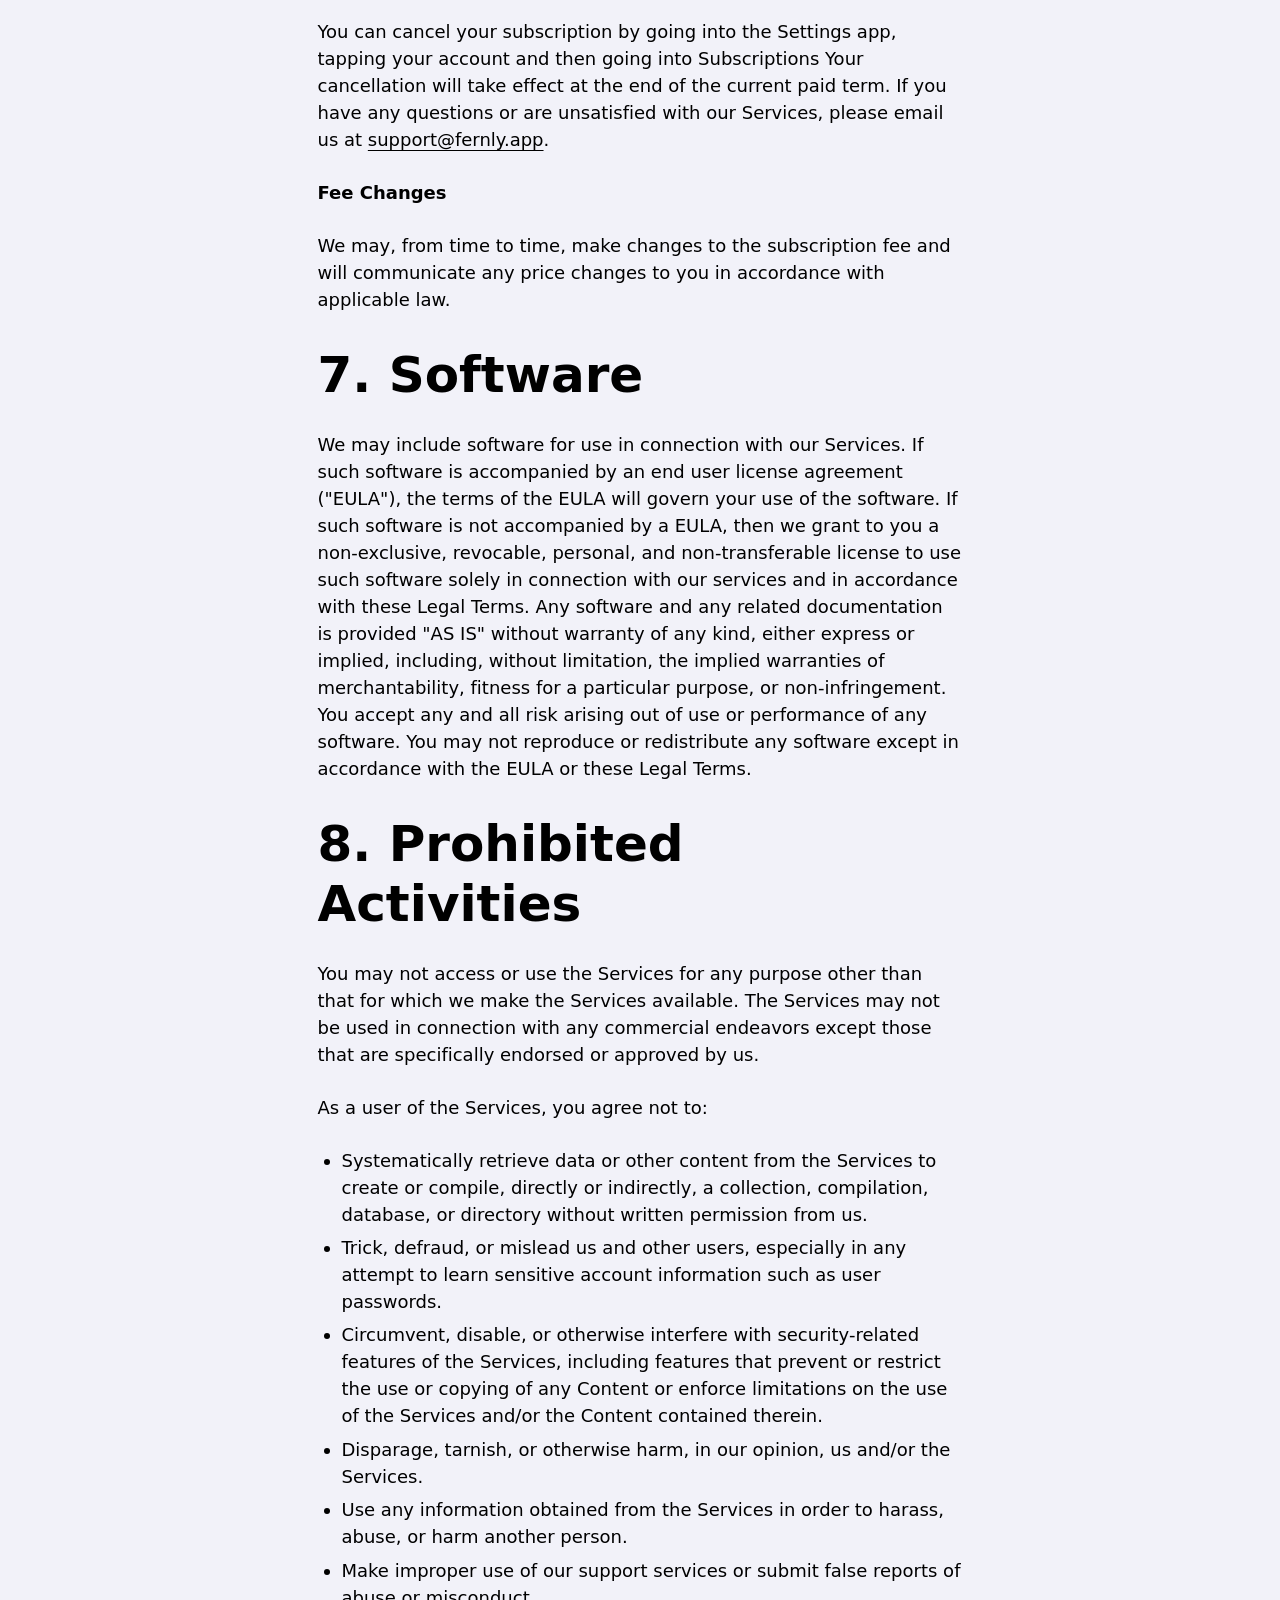
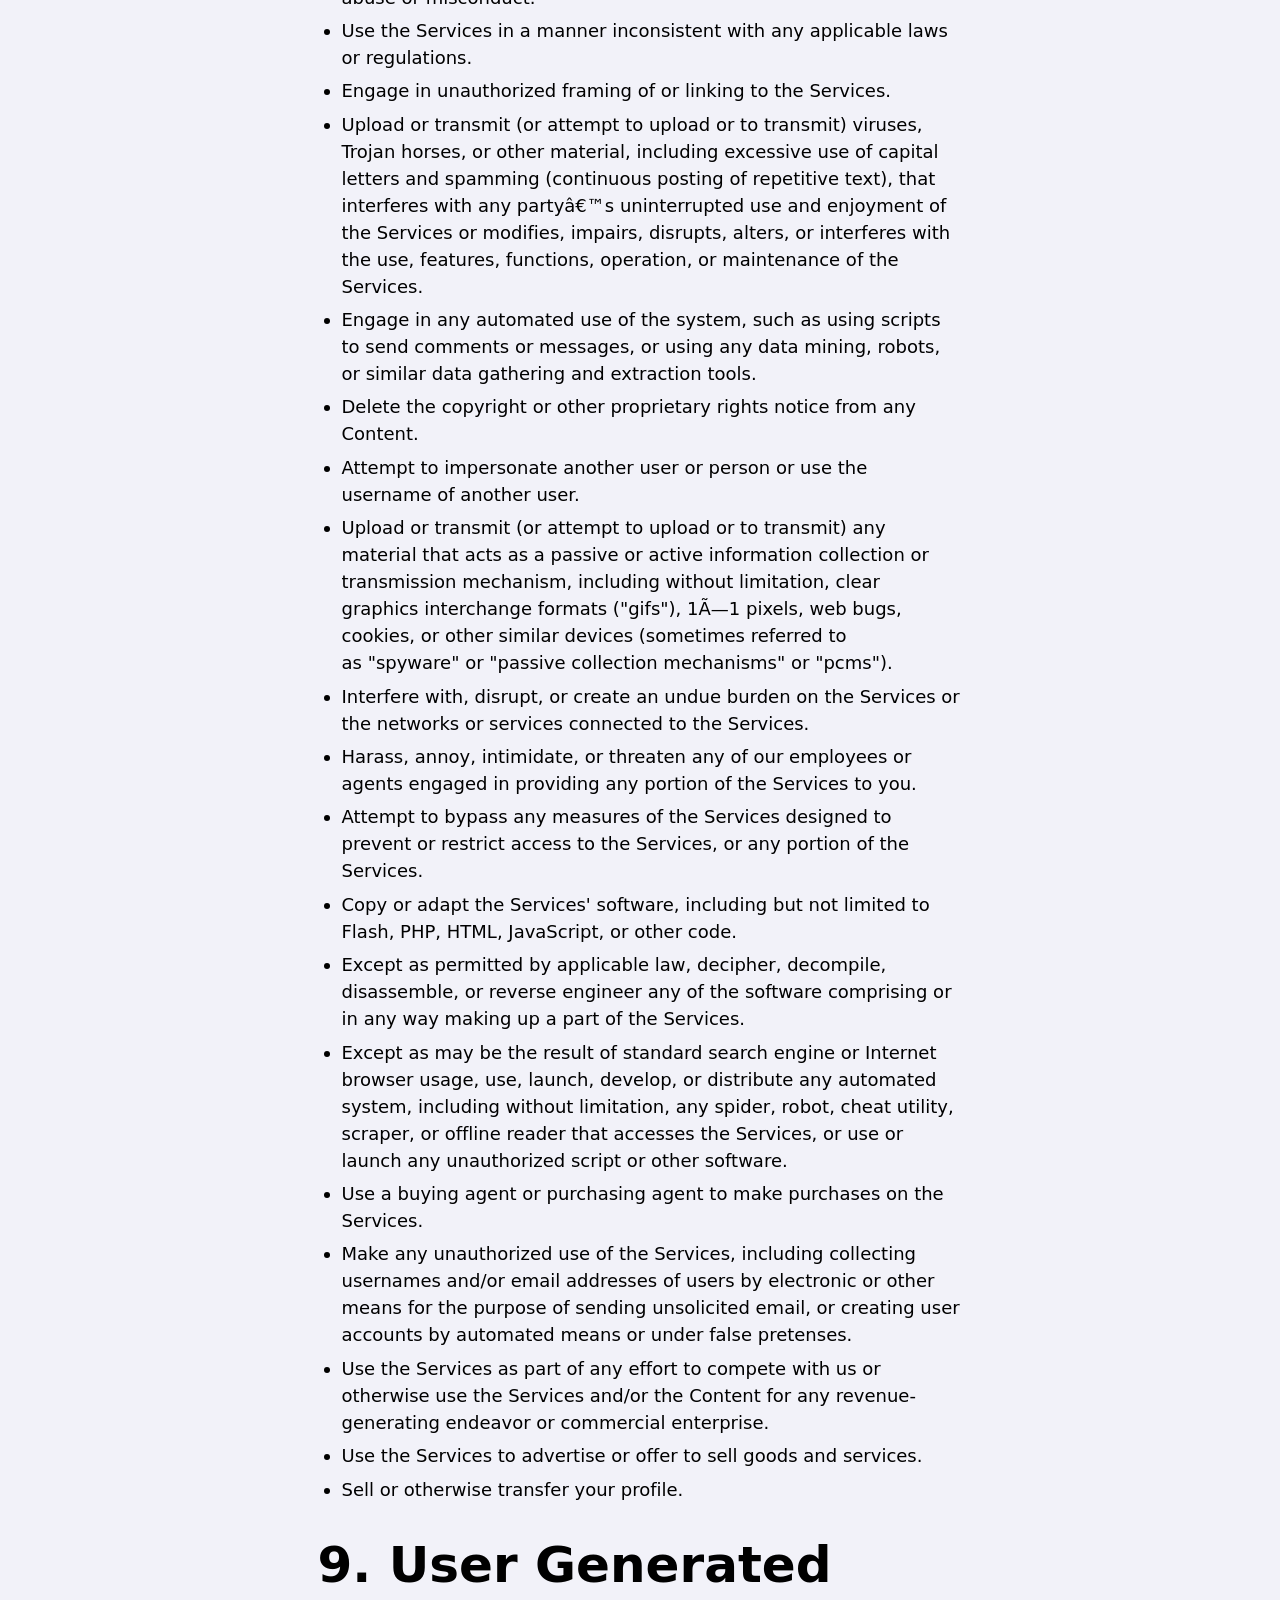
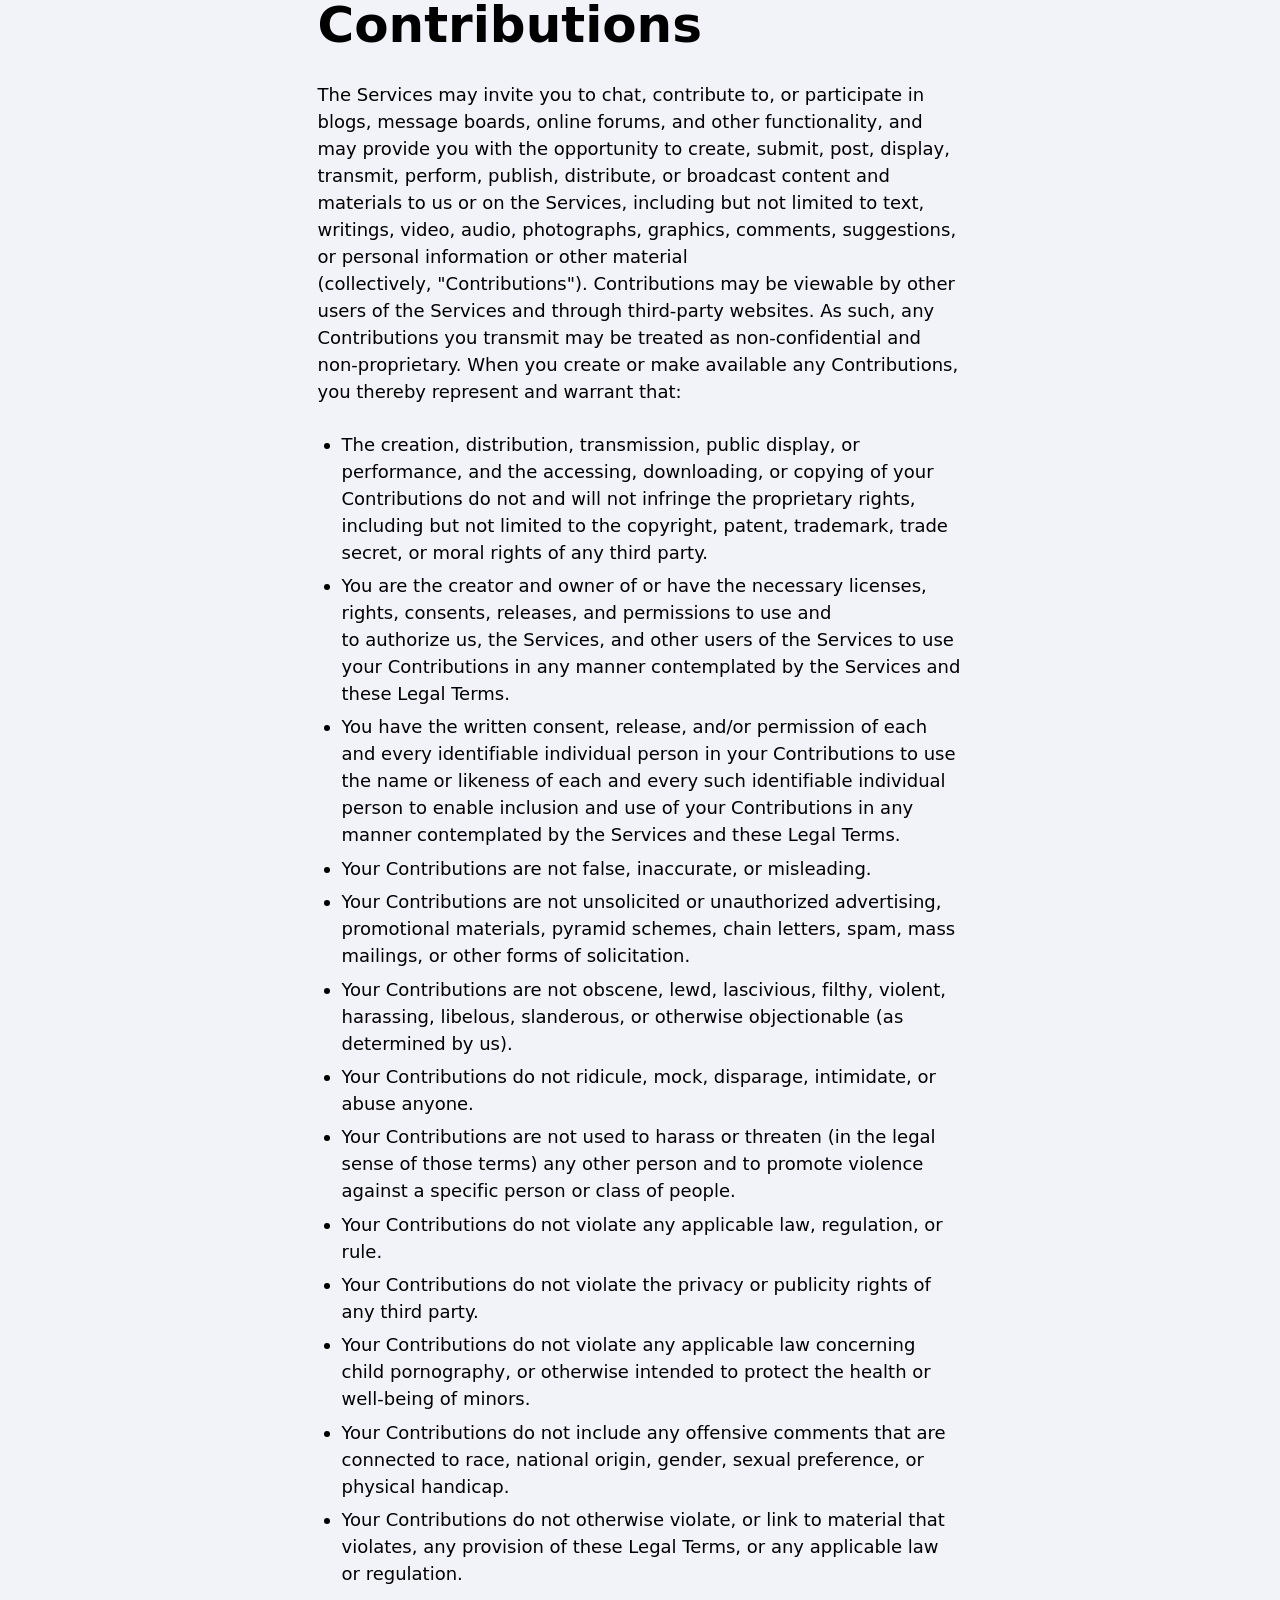
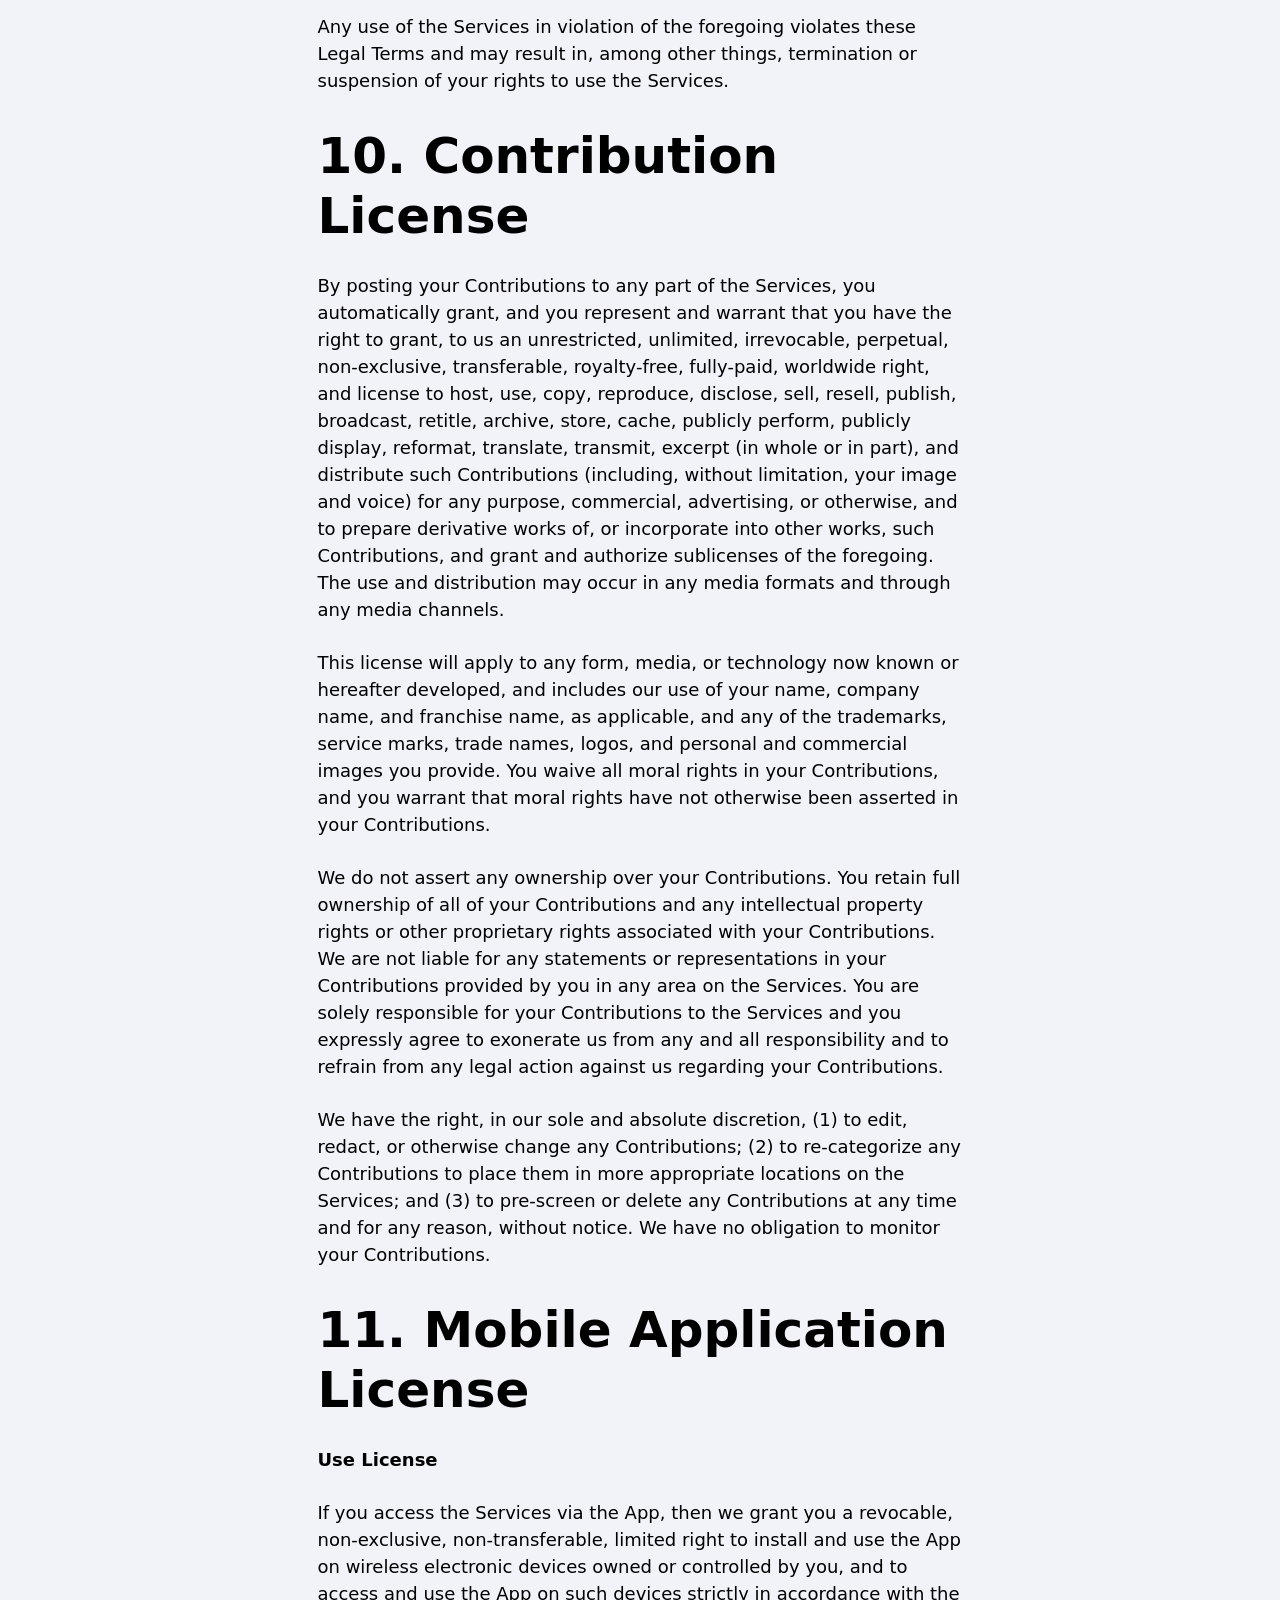
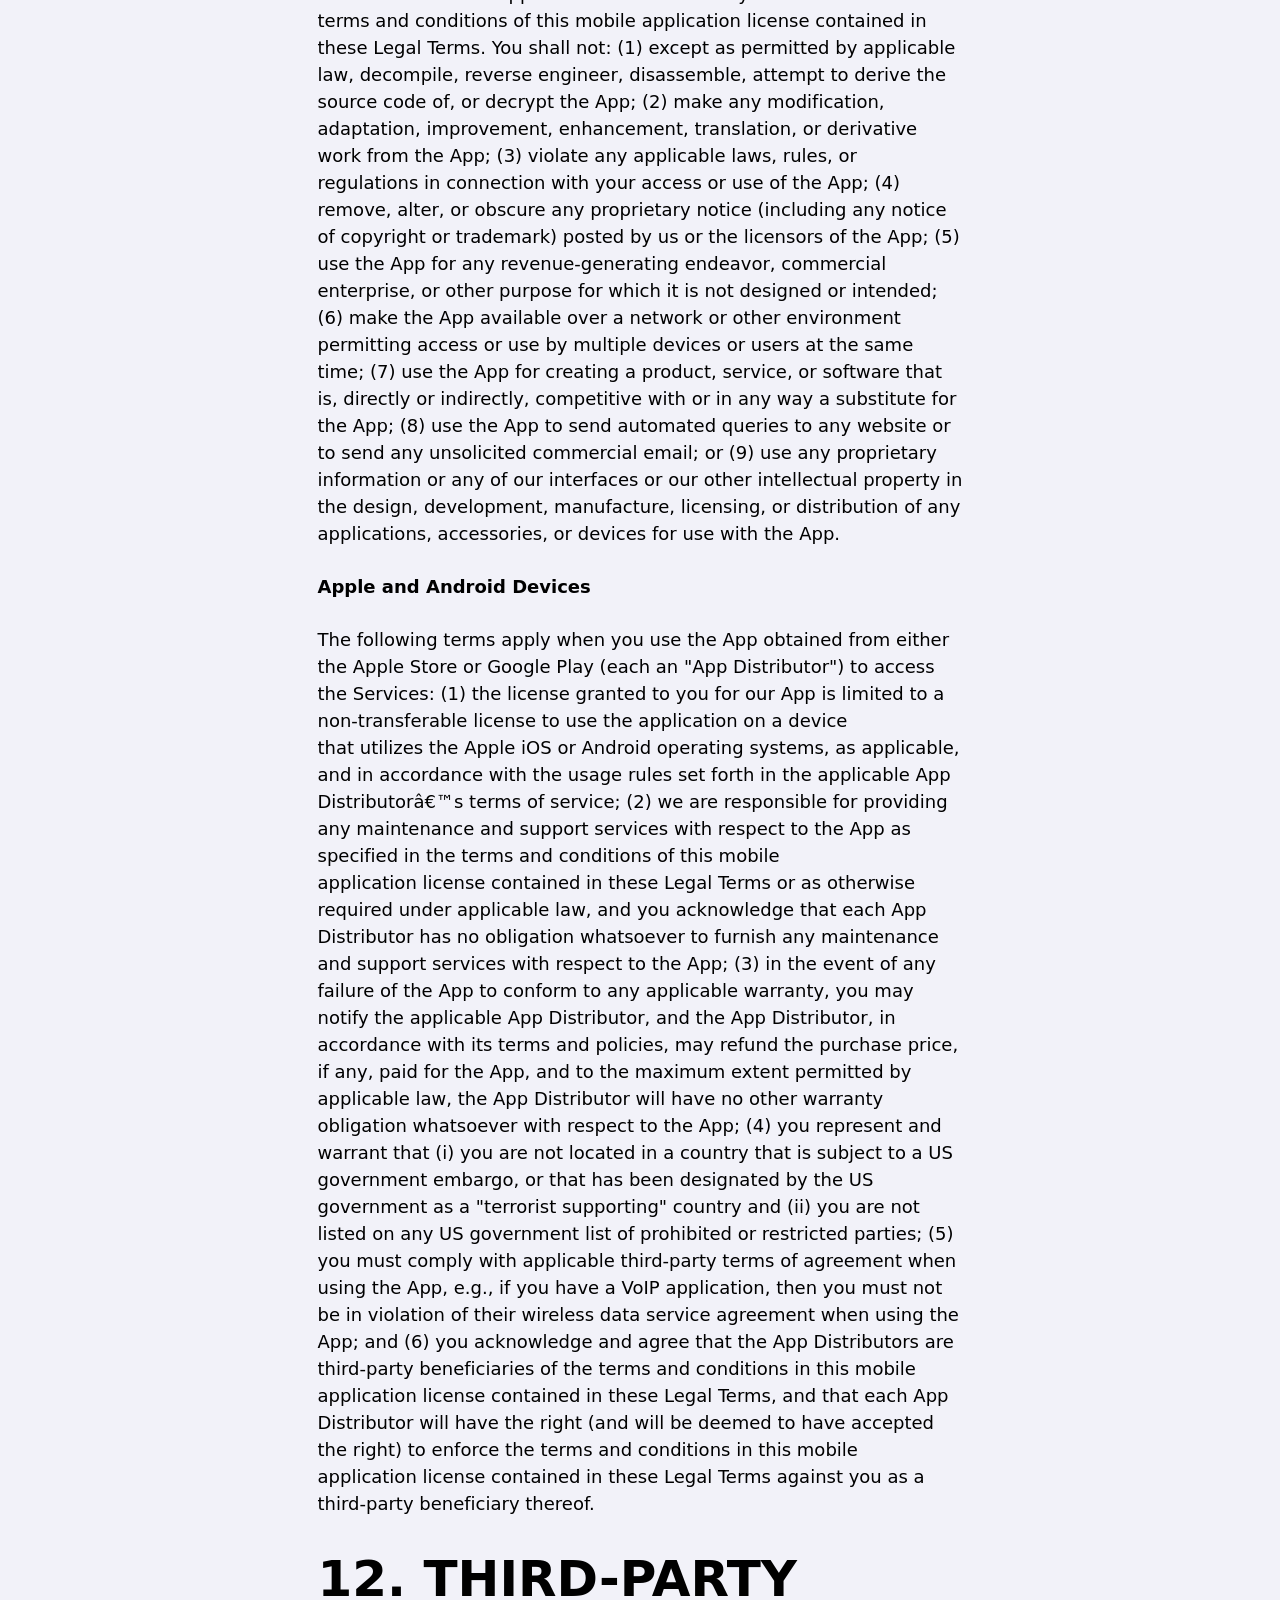
<file: terms.html>
<!DOCTYPE html><!--gFlkBckFn0_X4sMZNgcHy--><html lang="en" data-theme="system"><head><meta charSet="utf-8"/><meta name="viewport" content="width=device-width, initial-scale=1"/><link rel="stylesheet" href="/_next/static/chunks/d5b42e1818fa9781.css" data-precedence="next"/><link rel="stylesheet" href="/_next/static/chunks/5de529a4e8219a0a.css" data-precedence="next"/><link rel="stylesheet" href="/_next/static/chunks/2603368fa7fe7833.css" data-precedence="next"/><link rel="stylesheet" href="/_next/static/chunks/029a73cdafade4e1.css" data-precedence="next"/><link rel="preload" as="script" fetchPriority="low" href="/_next/static/chunks/764d44338560fe62.js"/><script src="/_next/static/chunks/630fd1eb57e620ef.js" async=""></script><script src="/_next/static/chunks/5fe9d43a1371813a.js" async=""></script><script src="/_next/static/chunks/03f5f9a051606e04.js" async=""></script><script src="/_next/static/chunks/turbopack-5501bc16e2785744.js" async=""></script><script src="/_next/static/chunks/ff1a16fafef87110.js" async=""></script><script src="/_next/static/chunks/7738b2b176cf8288.js" async=""></script><script src="/_next/static/chunks/f8ed97c7f2e6597c.js" async=""></script><link rel="preload" href="https://fonts.googleapis.com/css2?family=Material+Symbols+Rounded:opsz,wght,FILL,GRAD@30,600,0..1,0&amp;icon_names=check_circle,lock,mail,open_in_full,open_in_new,pause,play_arrow,send,star,target" as="style"/><meta name="apple-itunes-app" content="app-id=6755242687"/><link rel="icon" href="/favicon.png" type="image/png" sizes="48x48"/><meta name="next-size-adjust" content=""/><title>Fernly App</title><meta name="description" content="Website description"/><meta property="og:title" content="Fernly"/><meta property="og:description" content="Plant Identifier"/><meta property="og:url" content="https://fernly.app"/><meta property="og:image" content="https://app-website-url.com/og-preview.png"/><meta property="og:image:width" content="1200"/><meta property="og:image:height" content="720"/><meta property="og:type" content="website"/><meta name="twitter:card" content="summary_large_image"/><meta name="twitter:title" content="App title"/><meta name="twitter:description" content="App description"/><meta name="twitter:image" content="https://app-website-url.com/og-preview.png"/><style>
      :root,
      :root[data-theme="light"] {
        color-scheme: light;
        --color-scheme: light;
        --color-text-primary: oklch(0% 0 none);
--color-text-secondary: oklch(35.88% 0.01 285.82deg / 0.6);
--color-fill-0: oklch(100% 0 none);
--color-fill-1: oklch(96.26% 0.01 286.45deg);
--color-fill-2: oklch(92.33% 0.01 286.44deg);
--color-fill-3: oklch(86.22% 0.01 286.41deg);
--color-accent-brand: oklch(0% 0 none);
--color-accent-orange: oklch(75.33% 0.17 55.71deg);
--color-accent-green: oklch(73.03% 0.19 147.44deg);
--color-accent-red: oklch(65.42% 0.23 28.66deg);
--color-accent-blue: oklch(60.27% 0.22 257.42deg);
--color-accent-indigo: oklch(52.94% 0.19 278.34deg);
--color-accent-mint: oklch(74.81% 0.13 189.02deg);
--color-accent-purple: oklch(61.49% 0.21 312.42deg);
--color-accent-pink: oklch(64.97% 0.24 17.9deg);
--color-text-accent-brand: oklch(100% 0 none);
      }

      @media (prefers-color-scheme: dark) {
        :root {
          color-scheme: dark;
          --color-scheme: dark;
          --color-text-primary: oklch(100% 0 none);
--color-text-secondary: oklch(94.3% 0.01 286.23deg / 0.6);
--color-fill-0: oklch(0% 0 none);
--color-fill-1: oklch(18.31% 0 286.05deg);
--color-fill-2: oklch(27.35% 0 286.25deg);
--color-fill-3: oklch(34.92% 0 286.35deg);
--color-accent-brand: oklch(100% 0 none);
--color-accent-orange: oklch(76.19% 0.17 57.05deg);
--color-accent-green: oklch(75.55% 0.21 146.98deg);
--color-accent-red: oklch(66.33% 0.22 28.29deg);
--color-accent-blue: oklch(62.42% 0.21 255.48deg);
--color-accent-indigo: oklch(55.64% 0.2 278.15deg);
--color-accent-mint: oklch(85.14% 0.11 192.43deg);
--color-accent-purple: oklch(65.6% 0.23 312.43deg);
--color-accent-pink: oklch(65.77% 0.23 16.02deg);
--color-text-accent-brand: oklch(0% 0 none);
        }
      }

      :root[data-theme="dark"] {
        color-scheme: dark;
        --color-scheme: dark;
        --color-text-primary: oklch(100% 0 none);
--color-text-secondary: oklch(94.3% 0.01 286.23deg / 0.6);
--color-fill-0: oklch(0% 0 none);
--color-fill-1: oklch(18.31% 0 286.05deg);
--color-fill-2: oklch(27.35% 0 286.25deg);
--color-fill-3: oklch(34.92% 0 286.35deg);
--color-accent-brand: oklch(100% 0 none);
--color-accent-orange: oklch(76.19% 0.17 57.05deg);
--color-accent-green: oklch(75.55% 0.21 146.98deg);
--color-accent-red: oklch(66.33% 0.22 28.29deg);
--color-accent-blue: oklch(62.42% 0.21 255.48deg);
--color-accent-indigo: oklch(55.64% 0.2 278.15deg);
--color-accent-mint: oklch(85.14% 0.11 192.43deg);
--color-accent-purple: oklch(65.6% 0.23 312.43deg);
--color-accent-pink: oklch(65.77% 0.23 16.02deg);
--color-text-accent-brand: oklch(0% 0 none);
      }
    </style><link rel="stylesheet" href="https://fonts.googleapis.com/css2?family=Material+Symbols+Rounded:opsz,wght,FILL,GRAD@30,600,0..1,0&amp;icon_names=check_circle,lock,mail,open_in_full,open_in_new,pause,play_arrow,send,star,target"/><script src="/_next/static/chunks/a6dad97d9634a72d.js" noModule=""></script></head><body><div hidden=""><!--$--><!--/$--></div><div class="navbar-module__6qiM_q__spacer"></div><div class="navbar-module__6qiM_q__navbarContainer"><nav class="navbar-module__6qiM_q__navbar"><div class="navbar-module__6qiM_q__content"><a class="navbar-module__6qiM_q__appIdentity" href="/"><div class="navbar-module__6qiM_q__appIconContainer"></div><div class="navbar-module__6qiM_q__appName">Fernly</div></a><ul class="navbar-module__6qiM_q__navLinks"><li><a href="/#features">Features</a></li><li><a href="mailto:support@fernly.app">Contact</a></li></ul><div class="navbar-module__6qiM_q__action"><a href="https://apps.apple.com/app/id6755242687" class="download_action_button-module__bT0Qaa__downloadActionButton download_action_button-module__bT0Qaa__small" target="_blank"><div class="download_action_button-module__bT0Qaa__label"><div class="download_action_button-module__bT0Qaa__appleLogo"><svg xmlns="http://www.w3.org/2000/svg" width="18" height="18" fill="currentColor" viewBox="0 0 16 16"><path d="M11.182.008C11.148-.03 9.923.023 8.857 1.18c-1.066 1.156-.902 2.482-.878 2.516s1.52.087 2.475-1.258.762-2.391.728-2.43m3.314 11.733c-.048-.096-2.325-1.234-2.113-3.422s1.675-2.789 1.698-2.854-.597-.79-1.254-1.157a3.7 3.7 0 0 0-1.563-.434c-.108-.003-.483-.095-1.254.116-.508.139-1.653.589-1.968.607-.316.018-1.256-.522-2.267-.665-.647-.125-1.333.131-1.824.328-.49.196-1.422.754-2.074 2.237-.652 1.482-.311 3.83-.067 4.56s.625 1.924 1.273 2.796c.576.984 1.34 1.667 1.659 1.899s1.219.386 1.843.067c.502-.308 1.408-.485 1.766-.472.357.013 1.061.154 1.782.539.571.197 1.111.115 1.652-.105.541-.221 1.324-1.059 2.238-2.758q.52-1.185.473-1.282"></path><path d="M11.182.008C11.148-.03 9.923.023 8.857 1.18c-1.066 1.156-.902 2.482-.878 2.516s1.52.087 2.475-1.258.762-2.391.728-2.43m3.314 11.733c-.048-.096-2.325-1.234-2.113-3.422s1.675-2.789 1.698-2.854-.597-.79-1.254-1.157a3.7 3.7 0 0 0-1.563-.434c-.108-.003-.483-.095-1.254.116-.508.139-1.653.589-1.968.607-.316.018-1.256-.522-2.267-.665-.647-.125-1.333.131-1.824.328-.49.196-1.422.754-2.074 2.237-.652 1.482-.311 3.83-.067 4.56s.625 1.924 1.273 2.796c.576.984 1.34 1.667 1.659 1.899s1.219.386 1.843.067c.502-.308 1.408-.485 1.766-.472.357.013 1.061.154 1.782.539.571.197 1.111.115 1.652-.105.541-.221 1.324-1.059 2.238-2.758q.52-1.185.473-1.282"></path></svg></div><div class="download_action_button-module__bT0Qaa__downloadLabel">Download</div></div></a></div></div></nav></div><article class="article-module__ZSW_Uq__article "><p><strong>Last updated</strong> <strong>January 23, 2026</strong></p>
<p><strong>AGREEMENT TO OUR LEGAL TERMS</strong></p>
<p>We are David Pelletier (&quot;<strong>Company</strong>,&quot; &quot;<strong>we</strong>,&quot; &quot;<strong>us</strong>,&quot; &quot;<strong>our</strong>&quot;), a company registered in Quebec, Canada.</p>
<p>We operate the mobile application Fernly (the &quot;<strong>App</strong>&quot;), as well as any other related products and services that refer or link to these legal terms (the &quot;<strong>Legal Terms</strong>&quot;) (collectively, the &quot;<strong>Services</strong>&quot;).</p>
<p>Fernly is a mobile application that uses artificial intelligence to help users identify plants, analyze visible plant conditions, and receive general care suggestions based on images and user-provided information. The information provided by Fernly is for informational purposes only and does not constitute professional, medical, or horticultural advice. Results may vary, and users are responsible for any actions taken based on the information provided by the app.</p>
<p>You can contact us by email at <a href="mailto:support@fernly.app">support@fernly.app</a>.</p>
<p>These Legal Terms constitute a legally binding agreement made between you, whether personally or on behalf of an entity (&quot;<strong>you</strong>&quot;), and David Pelletier, concerning your access to and use of the Services. You agree that by accessing the Services, you have read, understood, and agreed to be bound by all of these Legal Terms. IF YOU DO NOT AGREE WITH ALL OF THESE LEGAL TERMS, THEN YOU ARE EXPRESSLY PROHIBITED FROM USING THE SERVICES AND YOU MUST DISCONTINUE USE IMMEDIATELY.</p>
<p>Supplemental terms and conditions or documents that may be posted on the Services from time to time are hereby expressly incorporated herein by reference. We reserve the right, in our sole discretion, to make changes or modifications to these Legal Terms from time to time. We will alert you about any changes by updating the &quot;Last updated&quot; date of these Legal Terms, and you waive any right to receive specific notice of each such change. It is your responsibility to periodically review these Legal Terms to stay informed of updates. You will be subject to, and will be deemed to have been made aware of and to have accepted, the changes in any revised Legal Terms by your continued use of the Services after the date such revised Legal Terms are posted.</p>
<p>The Services are intended for users who are at least 13 years of age. All users who are minors in the jurisdiction in which they reside (generally under the age of 18) must have the permission of, and be directly supervised by, their parent or guardian to use the Services. If you are a minor, you must have your parent or guardian read and agree to these Legal Terms prior to you using the Services.</p>
<p>We recommend that you print a copy of these Legal Terms for your records.</p>
<h1>1. Our Services</h1>
<p>The information provided when using the Services is not intended for distribution to or use by any person or entity in any jurisdiction or country where such distribution or use would be contrary to law or regulation or which would subject us to any registration requirement within such jurisdiction or country. Accordingly, those persons who choose to access the Services from other locations do so on their own initiative and are solely responsible for compliance with local laws, if and to the extent local laws are applicable.</p>
<p>The Services are not tailored to comply with industry-specific regulations (Health Insurance Portability and Accountability Act (HIPAA), Federal Information Security Management Act (FISMA), etc.), so if your interactions would be subjected to such laws, you may not use the Services. You may not use the Services in a way that would violate the Gramm-Leach-Bliley Act (GLBA).</p>
<h1>2. Intellectual Property Rights</h1>
<p><strong>Our intellectual property</strong></p>
<p>We are the owner or the licensee of all intellectual property rights in our Services, including all source code, databases, functionality, software, website designs, audio, video, text, photographs, and graphics in the Services (collectively, the &quot;Content&quot;), as well as the trademarks, service marks, and logos contained therein (the &quot;Marks&quot;).</p>
<p>Our Content and Marks are protected by copyright and trademark laws (and various other intellectual property rights and unfair competition laws) and treaties in the United States and around the world.</p>
<p>The Content and Marks are provided in or through the Services &quot;AS IS&quot; for your personal, non-commercial use only.</p>
<p><strong>Your use of our Services</strong></p>
<p>Subject to your compliance with these Legal Terms, including the &quot;Prohibited Activities&quot; section below, we grant you a non-exclusive, non-transferable, revocable license to:</p>
<ul>
<li>access the Services; and</li>
<li>download or print a copy of any portion of the Content to which you have properly gained access,</li>
</ul>
<p>solely for your personal, non-commercial use.</p>
<p>Except as set out in this section or elsewhere in our Legal Terms, no part of the Services and no Content or Marks may be copied, reproduced, aggregated, republished, uploaded, posted, publicly displayed, encoded, translated, transmitted, distributed, sold, licensed, or otherwise exploited for any commercial purpose whatsoever, without our express prior written permission.</p>
<p>If you wish to make any use of the Services, Content, or Marks other than as set out in this section or elsewhere in our Legal Terms, please address your request to: <a href="mailto:support@fernly.app">support@fernly.app</a>. If we ever grant you the permission to post, reproduce, or publicly display any part of our Services or Content, you must identify us as the owners or licensors of the Services, Content, or Marks and ensure that any copyright or proprietary notice appears or is visible on posting, reproducing, or displaying our Content.</p>
<p>We reserve all rights not expressly granted to you in and to the Services, Content, and Marks.</p>
<p>Any breach of these Intellectual Property Rights will constitute a material breach of our Legal Terms and your right to use our Services will terminate immediately.</p>
<p><strong>Your submissions and contributions</strong></p>
<p>Please review this section and the &quot;<a href="https://www.notion.so/Terms-Conditions-Fernly-2e3a5142097c80fd8e05d5202718e34e?pvs=21">PROHIBITED ACTIVITIES</a>&quot; section carefully prior to using our Services to understand the (a) rights you give us and (b) obligations you have when you post or upload any content through the Services.</p>
<p><strong>Submissions:</strong> By directly sending us any question, comment, suggestion, idea, feedback, or other information about the Services (&quot;Submissions&quot;), you agree to assign to us all intellectual property rights in such Submission. You agree that we shall own this Submission and be entitled to its unrestricted use and dissemination for any lawful purpose, commercial or otherwise, without acknowledgment or compensation to you.</p>
<p><strong>Contributions:</strong> The Services may invite you to chat, contribute to, or participate in blogs, message boards, online forums, and other functionality during which you may create, submit, post, display, transmit, publish, distribute, or broadcast content and materials to us or through the Services, including but not limited to text, writings, video, audio, photographs, music, graphics, comments, reviews, rating suggestions, personal information, or other material (&quot;Contributions&quot;). Any Submission that is publicly posted shall also be treated as a Contribution.</p>
<p>You understand that Contributions may be viewable by other users of the Services and possibly through third-party websites.</p>
<p><strong>When you post Contributions, you grant us a license (including use of your name, trademarks, and logos):</strong> By posting any Contributions, you grant us an unrestricted, unlimited, irrevocable, perpetual, non-exclusive, transferable, royalty-free, fully-paid, worldwide right, and license to: use, copy, reproduce, distribute, sell, resell, publish, broadcast, retitle, store, publicly perform, publicly display, reformat, translate, excerpt (in whole or in part), and exploit your Contributions (including, without limitation, your image, name, and voice) for any purpose, commercial, advertising, or otherwise, to prepare derivative works of, or incorporate into other works, your Contributions, and to sublicense the licenses granted in this section. Our use and distribution may occur in any media formats and through any media channels.</p>
<p>This license includes our use of your name, company name, and franchise name, as applicable, and any of the trademarks, service marks, trade names, logos, and personal and commercial images you provide.</p>
<p><strong>You are responsible for what you post or upload:</strong> By sending us Submissions and/or posting Contributions through any part of the Services or making Contributions accessible through the Services by linking your account through the Services to any of your social networking accounts, you:</p>
<ul>
<li>confirm that you have read and agree with our &quot;<a href="https://www.notion.so/Terms-Conditions-Fernly-2e3a5142097c80fd8e05d5202718e34e?pvs=21">PROHIBITED ACTIVITIES</a>&quot; and will not post, send, publish, upload, or transmit through the Services any Submission nor post any Contribution that is illegal, harassing, hateful, harmful, defamatory, obscene, bullying, abusive, discriminatory, threatening to any person or group, sexually explicit, false, inaccurate, deceitful, or misleading;</li>
<li>to the extent permissible by applicable law, waive any and all moral rights to any such Submission and/or Contribution;</li>
<li>warrant that any such Submission and/or Contributions are original to you or that you have the necessary rights and licenses to submit such Submissions and/or Contributions and that you have full authority to grant us the above-mentioned rights in relation to your Submissions and/or Contributions; and</li>
<li>warrant and represent that your Submissions and/or Contributions do not constitute confidential information.</li>
</ul>
<p>You are solely responsible for your Submissions and/or Contributions and you expressly agree to reimburse us for any and all losses that we may suffer because of your breach of (a) this section, (b) any third partyâ€™s intellectual property rights, or (c) applicable law.</p>
<p><strong>We may remove or edit your Content:</strong> Although we have no obligation to monitor any Contributions, we shall have the right to remove or edit any Contributions at any time without notice if in our reasonable opinion we consider such Contributions harmful or in breach of these Legal Terms. If we remove or edit any such Contributions, we may also suspend or disable your account and report you to the authorities.</p>
<h1>3. User Representations</h1>
<p>By using the Services, you represent and warrant that: (1) all registration information you submit will be true, accurate, current, and complete; (2) you will maintain the accuracy of such information and promptly update such registration information as necessary;Â (3) you have the legal capacity and you agree to comply with these Legal Terms; (4) you are not under the age of 13;Â (5) you are not a minor in the jurisdiction in which you reside, or if a minor, you have received parental permission to use the Services; (6) you will not access the Services through automated or non-human means, whether through a bot, script or otherwise; (7) you will not use the Services for any illegal or unauthorized purpose; and (8) your use of the Services will not violate any applicable law or regulation.</p>
<p>If you provide any information that is untrue, inaccurate, not current, or incomplete, we have the right to suspend or terminate your account and refuse any and all current or future use of the Services (or any portion thereof).</p>
<h1>4. User Registration</h1>
<p>You may be required to register to use the Services. You agree to keep your password confidential and will be responsible for all use of your account and password. We reserve the right to remove, reclaim, or change a username you select if we determine, in our sole discretion, that such username is inappropriate, obscene, or otherwise objectionable.</p>
<h1>5. Purchases And Payment</h1>
<p>We accept the following forms of payment:</p>
<p>You agree to provide current, complete, and accurate purchase and account information for all purchases made via the Services. You further agree to promptly update account and payment information, including email address, payment method, and payment card expiration date, so that we can complete your transactions and contact you as needed. Sales tax will be added to the price of purchases as deemed required by us. We may change prices at any time. All payments shall be in the user&#x27;s App Store currency.</p>
<p>You agree to pay all charges at the prices then in effect for your purchases and any applicable shipping fees, and you authorize us to charge your chosen payment provider for any such amounts upon placing your order. We reserve the right to correct any errors or mistakes in pricing, even if we have already requested or received payment.</p>
<p>We reserve the right to refuse any order placed through the Services. We may, in our sole discretion, limit or cancel quantities purchased per person, per household, or per order. These restrictions may include orders placed by or under the same customer account, the same payment method, and/or orders that use the same billing or shipping address. We reserve the right to limit or prohibit orders that, in our sole judgment, appear to be placed by dealers, resellers, or distributors.</p>
<h1>6. Subscriptions</h1>
<p><strong>Billing and Renewal</strong></p>
<p>Your subscription will continue and automatically renew unless canceled. You consent to our charging your payment method on a recurring basis without requiring your prior approval for each recurring charge, until such time as you cancel the applicable order. The length of your billing cycle will depend on the type of subscription plan you choose when you subscribed to the Services.</p>
<p><strong>Cancellation</strong></p>
<p>You can cancel your subscription by going into the Settings app, tapping your account and then going into Subscriptions Your cancellation will take effect at the end of the current paid term. If you have any questions or are unsatisfied with our Services, please email us at <a href="mailto:support@fernly.app">support@fernly.app</a>.</p>
<p><strong>Fee Changes</strong></p>
<p>We may, from time to time, make changes to the subscription fee and will communicate any price changes to you in accordance with applicable law.</p>
<h1>7. Software</h1>
<p>We may include software for use in connection with our Services. If such software is accompanied by an end user license agreement (&quot;EULA&quot;), the terms of the EULA will govern your use of the software. If such software is not accompanied by a EULA, then we grant to you a non-exclusive, revocable, personal, and non-transferable license to use such software solely in connection with our services and in accordance with these Legal Terms. Any software and any related documentation is provided &quot;AS IS&quot; without warranty of any kind, either express or implied, including, without limitation, the implied warranties of merchantability, fitness for a particular purpose, or non-infringement. You accept any and all risk arising out of use or performance of any software. You may not reproduce or redistribute any software except in accordance with the EULA or these Legal Terms.</p>
<h1>8. Prohibited Activities</h1>
<p>You may not access or use the Services for any purpose other than that for which we make the Services available. The Services may not be used in connection with any commercial endeavors except those that are specifically endorsed or approved by us.</p>
<p>As a user of the Services, you agree not to:</p>
<ul>
<li>Systematically retrieve data or other content from the Services to create or compile, directly or indirectly, a collection, compilation, database, or directory without written permission from us.</li>
<li>Trick, defraud, or mislead us and other users, especially in any attempt to learn sensitive account information such as user passwords.</li>
<li>Circumvent, disable, or otherwise interfere with security-related features of the Services, including features that prevent or restrict the use or copying of any Content or enforce limitations on the use of the Services and/or the Content contained therein.</li>
<li>Disparage, tarnish, or otherwise harm, in our opinion, us and/or the Services.</li>
<li>Use any information obtained from the Services in order to harass, abuse, or harm another person.</li>
<li>Make improper use of our support services or submit false reports of abuse or misconduct.</li>
<li>Use the Services in a manner inconsistent with any applicable laws or regulations.</li>
<li>Engage in unauthorized framing of or linking to the Services.</li>
<li>Upload or transmit (or attempt to upload or to transmit) viruses, Trojan horses, or other material, including excessive use of capital letters and spamming (continuous posting of repetitive text), that interferes with any partyâ€™s uninterrupted use and enjoyment of the Services or modifies, impairs, disrupts, alters, or interferes with the use, features, functions, operation, or maintenance of the Services.</li>
<li>Engage in any automated use of the system, such as using scripts to send comments or messages, or using any data mining, robots, or similar data gathering and extraction tools.</li>
<li>Delete the copyright or other proprietary rights notice from any Content.</li>
<li>Attempt to impersonate another user or person or use the username of another user.</li>
<li>Upload or transmit (or attempt to upload or to transmit) any material that acts as a passive or active information collection or transmission mechanism, including without limitation, clear graphics interchange formats (&quot;gifs&quot;), 1Ã—1 pixels, web bugs, cookies, or other similar devices (sometimes referred to as &quot;spyware&quot; or &quot;passive collection mechanisms&quot; or &quot;pcms&quot;).</li>
<li>Interfere with, disrupt, or create an undue burden on the Services or the networks or services connected to the Services.</li>
<li>Harass, annoy, intimidate, or threaten any of our employees or agents engaged in providing any portion of the Services to you.</li>
<li>Attempt to bypass any measures of the Services designed to prevent or restrict access to the Services, or any portion of the Services.</li>
<li>Copy or adapt the Services&#x27; software, including but not limited to Flash, PHP, HTML, JavaScript, or other code.</li>
<li>Except as permitted by applicable law, decipher, decompile, disassemble, or reverse engineer any of the software comprising or in any way making up a part of the Services.</li>
<li>Except as may be the result of standard search engine or Internet browser usage, use, launch, develop, or distribute any automated system, including without limitation, any spider, robot, cheat utility, scraper, or offline reader that accesses the Services, or use or launch any unauthorized script or other software.</li>
<li>Use a buying agent or purchasing agent to make purchases on the Services.</li>
<li>Make any unauthorized use of the Services, including collecting usernames and/or email addresses of users by electronic or other means for the purpose of sending unsolicited email, or creating user accounts by automated means or under false pretenses.</li>
<li>Use the Services as part of any effort to compete with us or otherwise use the Services and/or the Content for any revenue-generating endeavor or commercial enterprise.</li>
<li>Use the Services to advertise or offer to sell goods and services.</li>
<li>Sell or otherwise transfer your profile.</li>
</ul>
<h1>9. User Generated Contributions</h1>
<p>The Services may invite you to chat, contribute to, or participate in blogs, message boards, online forums, and other functionality, and may provide you with the opportunity to create, submit, post, display, transmit, perform, publish, distribute, or broadcast content and materials to us or on the Services, including but not limited to text, writings, video, audio, photographs, graphics, comments, suggestions, or personal information or other material (collectively, &quot;Contributions&quot;). Contributions may be viewable by other users of the Services and through third-party websites. As such, any Contributions you transmit may be treated as non-confidential and non-proprietary. When you create or make available any Contributions, you thereby represent and warrant that:</p>
<ul>
<li>The creation, distribution, transmission, public display, or performance, and the accessing, downloading, or copying of your Contributions do not and will not infringe the proprietary rights, including but not limited to the copyright, patent, trademark, trade secret, or moral rights of any third party.</li>
<li>You are the creator and owner of or have the necessary licenses, rights, consents, releases, and permissions to use and to authorize us, the Services, and other users of the Services to use your Contributions in any manner contemplated by the Services and these Legal Terms.</li>
<li>You have the written consent, release, and/or permission of each and every identifiable individual person in your Contributions to use the name or likeness of each and every such identifiable individual person to enable inclusion and use of your Contributions in any manner contemplated by the Services and these Legal Terms.</li>
<li>Your Contributions are not false, inaccurate, or misleading.</li>
<li>Your Contributions are not unsolicited or unauthorized advertising, promotional materials, pyramid schemes, chain letters, spam, mass mailings, or other forms of solicitation.</li>
<li>Your Contributions are not obscene, lewd, lascivious, filthy, violent, harassing, libelous, slanderous, or otherwise objectionable (as determined by us).</li>
<li>Your Contributions do not ridicule, mock, disparage, intimidate, or abuse anyone.</li>
<li>Your Contributions are not used to harass or threaten (in the legal sense of those terms) any other person and to promote violence against a specific person or class of people.</li>
<li>Your Contributions do not violate any applicable law, regulation, or rule.</li>
<li>Your Contributions do not violate the privacy or publicity rights of any third party.</li>
<li>Your Contributions do not violate any applicable law concerning child pornography, or otherwise intended to protect the health or well-being of minors.</li>
<li>Your Contributions do not include any offensive comments that are connected to race, national origin, gender, sexual preference, or physical handicap.</li>
<li>Your Contributions do not otherwise violate, or link to material that violates, any provision of these Legal Terms, or any applicable law or regulation.</li>
</ul>
<p>Any use of the Services in violation of the foregoing violates these Legal Terms and may result in, among other things, termination or suspension of your rights to use the Services.</p>
<h1>10. Contribution License</h1>
<p>By posting your Contributions to any part of the Services, you automatically grant, and you represent and warrant that you have the right to grant, to us an unrestricted, unlimited, irrevocable, perpetual, non-exclusive, transferable, royalty-free, fully-paid, worldwide right, and license to host, use, copy, reproduce, disclose, sell, resell, publish, broadcast, retitle, archive, store, cache, publicly perform, publicly display, reformat, translate, transmit, excerpt (in whole or in part), and distribute such Contributions (including, without limitation, your image and voice) for any purpose, commercial, advertising, or otherwise, and to prepare derivative works of, or incorporate into other works, such Contributions, and grant and authorize sublicenses of the foregoing. The use and distribution may occur in any media formats and through any media channels.</p>
<p>This license will apply to any form, media, or technology now known or hereafter developed, and includes our use of your name, company name, and franchise name, as applicable, and any of the trademarks, service marks, trade names, logos, and personal and commercial images you provide. You waive all moral rights in your Contributions, and you warrant that moral rights have not otherwise been asserted in your Contributions.</p>
<p>We do not assert any ownership over your Contributions. You retain full ownership of all of your Contributions and any intellectual property rights or other proprietary rights associated with your Contributions. We are not liable for any statements or representations in your Contributions provided by you in any area on the Services. You are solely responsible for your Contributions to the Services and you expressly agree to exonerate us from any and all responsibility and to refrain from any legal action against us regarding your Contributions.</p>
<p>We have the right, in our sole and absolute discretion, (1) to edit, redact, or otherwise change any Contributions; (2) to re-categorize any Contributions to place them in more appropriate locations on the Services; and (3) to pre-screen or delete any Contributions at any time and for any reason, without notice. We have no obligation to monitor your Contributions.</p>
<h1>11. Mobile Application License</h1>
<p><strong>Use License</strong></p>
<p>If you access the Services via the App, then we grant you a revocable, non-exclusive, non-transferable, limited right to install and use the App on wireless electronic devices owned or controlled by you, and to access and use the App on such devices strictly in accordance with the terms and conditions of this mobile application license contained in these Legal Terms. You shall not: (1) except as permitted by applicable law, decompile, reverse engineer, disassemble, attempt to derive the source code of, or decrypt the App; (2) make any modification, adaptation, improvement, enhancement, translation, or derivative work from the App; (3) violate any applicable laws, rules, or regulations in connection with your access or use of the App; (4) remove, alter, or obscure any proprietary notice (including any notice of copyright or trademark) posted by us or the licensors of the App; (5) use the App for any revenue-generating endeavor, commercial enterprise, or other purpose for which it is not designed or intended; (6) make the App available over a network or other environment permitting access or use by multiple devices or users at the same time; (7) use the App for creating a product, service, or software that is, directly or indirectly, competitive with or in any way a substitute for the App; (8) use the App to send automated queries to any website or to send any unsolicited commercial email; or (9) use any proprietary information or any of our interfaces or our other intellectual property in the design, development, manufacture, licensing, or distribution of any applications, accessories, or devices for use with the App.</p>
<p><strong>Apple and Android Devices</strong></p>
<p>The following terms apply when you use the App obtained from either the Apple Store or Google Play (each an &quot;App Distributor&quot;) to access the Services: (1) the license granted to you for our App is limited to a non-transferable license to use the application on a device that utilizes the Apple iOS or Android operating systems, as applicable, and in accordance with the usage rules set forth in the applicable App Distributorâ€™s terms of service; (2) we are responsible for providing any maintenance and support services with respect to the App as specified in the terms and conditions of this mobile application license contained in these Legal Terms or as otherwise required under applicable law, and you acknowledge that each App Distributor has no obligation whatsoever to furnish any maintenance and support services with respect to the App; (3) in the event of any failure of the App to conform to any applicable warranty, you may notify the applicable App Distributor, and the App Distributor, in accordance with its terms and policies, may refund the purchase price, if any, paid for the App, and to the maximum extent permitted by applicable law, the App Distributor will have no other warranty obligation whatsoever with respect to the App; (4) you represent and warrant that (i) you are not located in a country that is subject to a US government embargo, or that has been designated by the US government as a &quot;terrorist supporting&quot; country and (ii) you are not listed on any US government list of prohibited or restricted parties; (5) you must comply with applicable third-party terms of agreement when using the App, e.g., if you have a VoIP application, then you must not be in violation of their wireless data service agreement when using the App; and (6) you acknowledge and agree that the App Distributors are third-party beneficiaries of the terms and conditions in this mobile application license contained in these Legal Terms, and that each App Distributor will have the right (and will be deemed to have accepted the right) to enforce the terms and conditions in this mobile application license contained in these Legal Terms against you as a third-party beneficiary thereof.</p>
<h1><strong>12. THIRD-PARTY WEBSITES AND CONTENT</strong></h1>
<p>The Services may contain (or you may be sent via the App) links to other websites (&quot;Third-Party Websites&quot;) as well as articles, photographs, text, graphics, pictures, designs, music, sound, video, information, applications, software, and other content or items belonging to or originating from third parties (&quot;Third-Party Content&quot;). Such Third-Party Websites and Third-Party Content are not investigated, monitored, or checked for accuracy, appropriateness, or completeness by us, and we are not responsible for any Third-Party Websites accessed through the Services or any Third-Party Content posted on, available through, or installed from the Services, including the content, accuracy, offensiveness, opinions, reliability, privacy practices, or other policies of or contained in the Third-Party Websites or the Third-Party Content. Inclusion of, linking to, or permitting the use or installation of any Third-PartyWebsites or any Third-PartyÂ Content does not imply approval or endorsement thereof by us. If you decide to leave the Services and access the Third-Party Websites or to use or install any Third-Party Content, you do so at your own risk, and you should be aware these Legal Terms no longer govern. You should review the applicable terms and policies, including privacy and data gathering practices, of any website to which you navigate from the Services or relating to any applications you use or install from the Services. Any purchases you make through Third-Party Websites will be through other websites and from other companies, and we take no responsibility whatsoever in relation to such purchases which are exclusively between you and the applicable third party. You agree and acknowledge that we do not endorse the products or services offered on Third-Party Websites and you shall hold us blameless from any harm caused by your purchase of such products or services. Additionally, you shall hold us blameless from any losses sustained by you or harm caused to you relating to or resulting in any way from any Third-Party Content or any contact with Third-Party Websites.</p>
<h1><strong>13. SERVICES MANAGEMENT</strong></h1>
<p>We reserve the right, but not the obligation, to: (1) monitor the Services for violations of these Legal Terms; (2) take appropriate legal action against anyone who, in our sole discretion, violates the law or these Legal Terms, including without limitation, reporting such user to law enforcement authorities; (3) in our sole discretion and without limitation, refuse, restrict access to, limit the availability of, or disable (to the extent technologically feasible) any of your Contributions or any portion thereof; (4) in our sole discretion and without limitation, notice, or liability, to remove from the Services or otherwise disable all files and content that are excessive in size or are in any way burdensome to our systems; and (5) otherwise manage the Services in a manner designed to protect our rights and property and to facilitate the proper functioning of the Services.</p>
<h1><strong>14. PRIVACY POLICY</strong></h1>
<p>We care about data privacy and security. By using the Services, you agree to be bound by our Privacy Policy posted on the Services, which is incorporated into these Legal Terms. Please be advised the Services are hosted in Canada. If you access the Services from any other region of the world with laws or other requirements governing personal data collection, use, or disclosure that differ from applicable laws in Canada, then through your continued use of the Services, you are transferring your data to Canada, and you expressly consent to have your data transferred to and processed in Canada.Â Further, we do not knowingly accept, request, or solicit information from children or knowingly market to children. Therefore, in accordance with the U.S. Childrenâ€™s Online Privacy Protection Act, if we receive actual knowledge that anyone under the age of 13 has provided personal information to us without the requisite and verifiable parental consent, we will delete that information from the Services as quickly as is reasonably practical.</p>
<h1><strong>15. TERM AND TERMINATION</strong></h1>
<p>These Legal Terms shall remain in full force and effect while you use the Services. WITHOUT LIMITING ANY OTHER PROVISION OF THESE LEGAL TERMS, WE RESERVE THE RIGHT TO, IN OUR SOLE DISCRETION AND WITHOUT NOTICE OR LIABILITY, DENY ACCESS TO AND USE OF THE SERVICES (INCLUDING BLOCKING CERTAIN IP ADDRESSES), TO ANY PERSON FOR ANY REASON OR FOR NO REASON, INCLUDING WITHOUT LIMITATION FOR BREACH OF ANY REPRESENTATION, WARRANTY, OR COVENANT CONTAINED IN THESE LEGAL TERMS OR OF ANY APPLICABLE LAW OR REGULATION. WE MAY TERMINATE YOUR USE OR PARTICIPATION IN THE SERVICES OR DELETE YOUR ACCOUNT ANDÂ ANY CONTENT OR INFORMATION THAT YOU POSTED AT ANY TIME, WITHOUT WARNING, IN OUR SOLE DISCRETION.</p>
<p>If we terminate or suspend your account for any reason, you are prohibited from registering and creating a new account under your name, a fake or borrowed name, or the name of any third party, even if you may be acting on behalf of the third party. In addition to terminating or suspending your account, we reserve the right to take appropriate legal action, including without limitation pursuing civil, criminal, and injunctive redress.</p>
<h1><strong>16. MODIFICATIONS AND INTERRUPTIONS</strong></h1>
<p>We reserve the right to change, modify, or remove the contents of the Services at any time or for any reason at our sole discretion without notice. However, we have no obligation to update any information on our Services. We will not be liable to you or any third party for any modification, price change, suspension, or discontinuance of the Services.</p>
<p>We cannot guarantee the Services will be available at all times. We may experience hardware, software, or other problems or need to perform maintenance related to the Services, resulting in interruptions, delays, or errors. We reserve the right to change, revise, update, suspend, discontinue, or otherwise modify the Services at any time or for any reason without notice to you. You agree that we have no liability whatsoever for any loss, damage, or inconvenience caused by your inability to access or use the Services during any downtime or discontinuance of the Services. Nothing in these Legal Terms will be construed to obligate us to maintain and support the Services or to supply any corrections, updates, or releases in connection therewith.</p>
<h1><strong>17. GOVERNING LAW</strong></h1>
<p>These Legal Terms shall be governed by and defined following the laws of Canada. David Pelletier and yourself irrevocably consent that the courts of Canada shall have exclusive jurisdiction to resolve any dispute which may arise in connection with these Legal Terms.</p>
<h1><strong>18. DISPUTE RESOLUTION</strong></h1>
<p><strong>Informal Negotiations</strong></p>
<p>To expedite resolution and control the cost of any dispute, controversy, or claim related to these Legal Terms (each a &quot;Dispute&quot; and collectively, the &quot;Disputes&quot;) brought by either you or us (individually, a &quot;Party&quot; and collectively, the &quot;Parties&quot;), the Parties agree to first attempt to negotiate any Dispute (except those Disputes expressly provided below) informally for at least thirty (30) days before initiating arbitration. Such informal negotiations commence upon written notice from one Party to the other Party.</p>
<p><strong>Binding Arbitration</strong></p>
<p>Any dispute arising out of or in connection with these Legal Terms, including any question regarding its existence, validity, or termination, shall be referred to and finally resolved by the International Commercial Arbitration Court under the European Arbitration Chamber (Belgium, Brussels, Avenue Louise, 146) according to the Rules of this ICAC, which, as a result of referring to it, is considered as the part of this clause. The number of arbitrators shall be one (1). The seat, or legal place, or arbitration shall be Montreal, Canada. The language of the proceedings shall be French. The governing law of these Legal Terms shall be substantive law of Canada.</p>
<p><strong>Restrictions</strong></p>
<p>The Parties agree that any arbitration shall be limited to the Dispute between the Parties individually. To the full extent permitted by law, (a) no arbitration shall be joined with any other proceeding; (b) there is no right or authority for any Dispute to be arbitrated on a class-action basis or to utilize class action procedures; and (c) there is no right or authority for any Dispute to be brought in a purported representative capacity on behalf of the general public or any other persons.</p>
<p><strong>Exceptions to Informal Negotiations and Arbitration</strong></p>
<p>The Parties agree that the following Disputes are not subject to the above provisions concerning informal negotiations binding arbitration: (a) any Disputes seeking to enforce or protect, or concerning the validity of, any of the intellectual property rights of a Party; (b) any Dispute related to, or arising from, allegations of theft, piracy, invasion of privacy, or unauthorized use; and (c) any claim for injunctive relief. If this provision is found to be illegal or unenforceable, then neither Party will elect to arbitrate any Dispute falling within that portion of this provision found to be illegal or unenforceable and such Dispute shall be decided by a court of competent jurisdiction within the courts listed for jurisdiction above, and the Parties agree to submit to the personal jurisdiction of that court.</p>
<h1><strong>19. CORRECTIONS</strong></h1>
<p>There may be information on the Services that contains typographical errors, inaccuracies, or omissions, including descriptions, pricing, availability, and various other information. We reserve the right to correct any errors, inaccuracies, or omissions and to change or update the information on the Services at any time, without prior notice.</p>
<h1><strong>20. DISCLAIMER</strong></h1>
<p>THE SERVICES ARE PROVIDED ON AN AS-IS AND AS-AVAILABLE BASIS. YOU AGREE THAT YOUR USE OF THE SERVICES WILL BE AT YOUR SOLE RISK. TO THE FULLEST EXTENT PERMITTED BY LAW, WE DISCLAIM ALL WARRANTIES, EXPRESS OR IMPLIED, IN CONNECTION WITH THE SERVICES AND YOUR USE THEREOF, INCLUDING, WITHOUT LIMITATION, THE IMPLIED WARRANTIES OF MERCHANTABILITY, FITNESS FOR A PARTICULAR PURPOSE, AND NON-INFRINGEMENT. WE MAKE NO WARRANTIES OR REPRESENTATIONS ABOUT THE ACCURACY OR COMPLETENESS OF THE SERVICES&#x27; CONTENT OR THE CONTENT OF ANY WEBSITES OR MOBILE APPLICATIONS LINKED TO THE SERVICES AND WE WILL ASSUME NO LIABILITY OR RESPONSIBILITY FOR ANY (1) ERRORS, MISTAKES, OR INACCURACIES OF CONTENT AND MATERIALS, (2) PERSONAL INJURY OR PROPERTY DAMAGE, OF ANY NATURE WHATSOEVER, RESULTING FROM YOUR ACCESS TO AND USE OF THE SERVICES, (3) ANY UNAUTHORIZED ACCESS TO OR USE OF OUR SECURE SERVERS AND/OR ANY AND ALL PERSONAL INFORMATION AND/OR FINANCIAL INFORMATION STORED THEREIN, (4) ANY INTERRUPTION OR CESSATION OF TRANSMISSION TO OR FROM THE SERVICES, (5) ANY BUGS, VIRUSES, TROJAN HORSES, OR THE LIKE WHICH MAY BE TRANSMITTED TO OR THROUGH THE SERVICES BY ANY THIRD PARTY, AND/OR (6) ANY ERRORS OR OMISSIONS IN ANY CONTENT AND MATERIALS OR FOR ANY LOSS OR DAMAGE OF ANY KIND INCURRED AS A RESULT OF THE USE OF ANY CONTENT POSTED, TRANSMITTED, OR OTHERWISE MADE AVAILABLE VIA THE SERVICES. WE DO NOT WARRANT, ENDORSE, GUARANTEE, OR ASSUME RESPONSIBILITY FOR ANY PRODUCT OR SERVICE ADVERTISED OR OFFERED BY A THIRD PARTY THROUGH THE SERVICES, ANY HYPERLINKED WEBSITE, OR ANY WEBSITE OR MOBILE APPLICATION FEATURED IN ANY BANNER OR OTHER ADVERTISING, AND WE WILL NOT BE A PARTY TO OR IN ANY WAY BE RESPONSIBLE FOR MONITORING ANY TRANSACTION BETWEEN YOU AND ANY THIRD-PARTY PROVIDERS OF PRODUCTS OR SERVICES. AS WITH THE PURCHASE OF A PRODUCT OR SERVICE THROUGH ANY MEDIUM OR IN ANY ENVIRONMENT, YOU SHOULD USE YOUR BEST JUDGMENT AND EXERCISE CAUTION WHERE APPROPRIATE.</p>
<h1><strong>21. LIMITATIONS OF LIABILITY</strong></h1>
<p>IN NO EVENT WILL WE OR OUR DIRECTORS, EMPLOYEES, OR AGENTS BE LIABLE TO YOU OR ANY THIRD PARTY FOR ANY DIRECT, INDIRECT, CONSEQUENTIAL, EXEMPLARY, INCIDENTAL, SPECIAL, OR PUNITIVE DAMAGES, INCLUDING LOST PROFIT, LOST REVENUE, LOSS OF DATA, OR OTHER DAMAGES ARISING FROM YOUR USE OF THE SERVICES, EVEN IF WE HAVE BEEN ADVISED OF THE POSSIBILITY OF SUCH DAMAGES. NOTWITHSTANDING ANYTHING TO THE CONTRARY CONTAINED HEREIN, OUR LIABILITY TO YOU FOR ANY CAUSE WHATSOEVER AND REGARDLESS OF THE FORM OF THE ACTION, WILL AT ALL TIMES BE LIMITED TO THE AMOUNT PAID, IF ANY, BY YOU TO USÂ DURING THE SIX (6) MONTH PERIOD PRIOR TO ANY CAUSE OF ACTION ARISING.Â CERTAIN US STATE LAWS AND INTERNATIONAL LAWS DO NOT ALLOW LIMITATIONS ON IMPLIED WARRANTIES OR THE EXCLUSION OR LIMITATION OF CERTAIN DAMAGES. IF THESE LAWS APPLY TO YOU, SOME OR ALL OF THE ABOVE DISCLAIMERS OR LIMITATIONS MAY NOT APPLY TO YOU, AND YOU MAY HAVE ADDITIONAL RIGHTS.</p>
<h1><strong>22. INDEMNIFICATION</strong></h1>
<p>You agree to defend, indemnify, and hold us harmless, including our subsidiaries, affiliates, and all of our respective officers, agents, partners, and employees, from and against any loss, damage, liability, claim, or demand, including reasonable attorneysâ€™ fees and expenses, made by any third party due to or arising out of: (1) your Contributions;Â (2) use of the Services; (3) breach of these Legal Terms; (4) any breach of your representations and warranties set forth in these Legal Terms; (5) your violation of the rights of a third party, including but not limited to intellectual property rights; or (6) any overt harmful act toward any other user of the Services with whom you connected via the Services. Notwithstanding the foregoing, we reserve the right, at your expense, to assume the exclusive defense and control of any matter for which you are required to indemnify us, and you agree to cooperate, at your expense, with our defense of such claims. We will use reasonable efforts to notify you of any such claim, action, or proceeding which is subject to this indemnification upon becoming aware of it.</p>
<h1><strong>23. USER DATA</strong></h1>
<p>We will maintain certain data that you transmit to the Services for the purpose of managing the performance of the Services, as well as data relating to your use of the Services. Although we perform regular routine backups of data, you are solely responsible for all data that you transmit or that relates to any activity you have undertaken using the Services. You agree that we shall have no liability to you for any loss or corruption of any such data, and you hereby waive any right of action against us arising from any such loss or corruption of such data.</p>
<h1><strong>24. ELECTRONIC COMMUNICATIONS, TRANSACTIONS, AND SIGNATURES</strong></h1>
<p>Visiting the Services, sending us emails, and completing online forms constitute electronic communications. You consent to receive electronic communications, and you agree that all agreements, notices, disclosures, and other communications we provide to you electronically, via email and on the Services, satisfy any legal requirement that such communication be in writing. YOU HEREBY AGREE TO THE USE OF ELECTRONIC SIGNATURES, CONTRACTS, ORDERS, AND OTHER RECORDS, AND TO ELECTRONIC DELIVERY OF NOTICES, POLICIES, AND RECORDS OF TRANSACTIONS INITIATED OR COMPLETED BY US OR VIA THE SERVICES. You hereby waive any rights or requirements under any statutes, regulations, rules, ordinances, or other laws in any jurisdiction which require an original signature or delivery or retention of non-electronic records, or to payments or the granting of credits by any means other than electronic means.</p>
<h1><strong>25. CALIFORNIA USERS AND RESIDENTS</strong></h1>
<p>If any complaint with us is not satisfactorily resolved, you can contact the Complaint Assistance Unit of the Division of Consumer Services of the California Department of Consumer Affairs in writing at 1625 North Market Blvd., Suite N 112, Sacramento, California 95834 or by telephone at (800) 952-5210 or (916) 445-1254.</p>
<h1><strong>26. MISCELLANEOUS</strong></h1>
<p>These Legal Terms and any policies or operating rules posted by us on the Services or in respect to the Services constitute the entire agreement and understanding between you and us. Our failure to exercise or enforce any right or provision of these Legal Terms shall not operate as a waiver of such right or provision. These Legal Terms operate to the fullest extent permissible by law. We may assign any or all of our rights and obligations to others at any time. We shall not be responsible or liable for any loss, damage, delay, or failure to act caused by any cause beyond our reasonable control. If any provision or part of a provision of these Legal Terms is determined to be unlawful, void, or unenforceable, that provision or part of the provision is deemed severable from these Legal Terms and does not affect the validity and enforceability of any remaining provisions. There is no joint venture, partnership, employment or agency relationship created between you and us as a result of these Legal Terms or use of the Services. You agree that these Legal Terms will not be construed against us by virtue of having drafted them. You hereby waive any and all defenses you may have based on the electronic form of these Legal Terms and the lack of signing by the parties hereto to execute these Legal Terms.</p>
<h1>27. Contact Us</h1>
<p>In order to resolve a complaint regarding the Services or to receive further information regarding use of the Services, please contact us at:</p>
<p>David Pelletier</p>
<p>Québec, Canada</p>
<p><a href="mailto:support@fernly.app"><strong>support@fernly.app</strong></a></p><!--$--><!--/$--></article><footer class="compact_footer-module__i1N2Ta__compactFooter"><div class="compact_footer-module__i1N2Ta__main"><div aria-hidden="true"></div><div class="compact_footer-module__i1N2Ta__links"><ul class="compact_footer-module__i1N2Ta__links"><li><a href="/terms" class="compact_footer-module__i1N2Ta__link" target="_self">Terms &amp; Conditions</a></li><li><a href="/privacy" class="compact_footer-module__i1N2Ta__link" target="_self">Privacy Policy</a></li><li><a href="https://www.apple.com/legal/internet-services/itunes/dev/stdeula/" class="compact_footer-module__i1N2Ta__link" target="_blank" rel="noopener noreferrer">EULA</a></li></ul></div></div><div class="compact_footer-module__i1N2Ta__footnotes"><div>© 2026. All rights reserved.</div><div>Website is built with<!-- --> <a target="_blank" href="https://appview.dev">AppView</a></div></div></footer><script src="/_next/static/chunks/764d44338560fe62.js" id="_R_" async=""></script><script>(self.__next_f=self.__next_f||[]).push([0])</script><script>self.__next_f.push([1,"1:\"$Sreact.fragment\"\n2:I[39756,[\"/_next/static/chunks/ff1a16fafef87110.js\",\"/_next/static/chunks/7738b2b176cf8288.js\"],\"default\"]\n3:I[37457,[\"/_next/static/chunks/ff1a16fafef87110.js\",\"/_next/static/chunks/7738b2b176cf8288.js\"],\"default\"]\na:I[68027,[\"/_next/static/chunks/ff1a16fafef87110.js\",\"/_next/static/chunks/7738b2b176cf8288.js\"],\"default\"]\n:HL[\"/_next/static/chunks/d5b42e1818fa9781.css\",\"style\"]\n:HL[\"/_next/static/chunks/5de529a4e8219a0a.css\",\"style\"]\n:HL[\"/_next/static/chunks/2603368fa7fe7833.css\",\"style\"]\n:HL[\"/_next/static/chunks/029a73cdafade4e1.css\",\"style\"]\n4:Ta76,"])</script><script>self.__next_f.push([1,"\n      :root,\n      :root[data-theme=\"light\"] {\n        color-scheme: light;\n        --color-scheme: light;\n        --color-text-primary: oklch(0% 0 none);\n--color-text-secondary: oklch(35.88% 0.01 285.82deg / 0.6);\n--color-fill-0: oklch(100% 0 none);\n--color-fill-1: oklch(96.26% 0.01 286.45deg);\n--color-fill-2: oklch(92.33% 0.01 286.44deg);\n--color-fill-3: oklch(86.22% 0.01 286.41deg);\n--color-accent-brand: oklch(0% 0 none);\n--color-accent-orange: oklch(75.33% 0.17 55.71deg);\n--color-accent-green: oklch(73.03% 0.19 147.44deg);\n--color-accent-red: oklch(65.42% 0.23 28.66deg);\n--color-accent-blue: oklch(60.27% 0.22 257.42deg);\n--color-accent-indigo: oklch(52.94% 0.19 278.34deg);\n--color-accent-mint: oklch(74.81% 0.13 189.02deg);\n--color-accent-purple: oklch(61.49% 0.21 312.42deg);\n--color-accent-pink: oklch(64.97% 0.24 17.9deg);\n--color-text-accent-brand: oklch(100% 0 none);\n      }\n\n      @media (prefers-color-scheme: dark) {\n        :root {\n          color-scheme: dark;\n          --color-scheme: dark;\n          --color-text-primary: oklch(100% 0 none);\n--color-text-secondary: oklch(94.3% 0.01 286.23deg / 0.6);\n--color-fill-0: oklch(0% 0 none);\n--color-fill-1: oklch(18.31% 0 286.05deg);\n--color-fill-2: oklch(27.35% 0 286.25deg);\n--color-fill-3: oklch(34.92% 0 286.35deg);\n--color-accent-brand: oklch(100% 0 none);\n--color-accent-orange: oklch(76.19% 0.17 57.05deg);\n--color-accent-green: oklch(75.55% 0.21 146.98deg);\n--color-accent-red: oklch(66.33% 0.22 28.29deg);\n--color-accent-blue: oklch(62.42% 0.21 255.48deg);\n--color-accent-indigo: oklch(55.64% 0.2 278.15deg);\n--color-accent-mint: oklch(85.14% 0.11 192.43deg);\n--color-accent-purple: oklch(65.6% 0.23 312.43deg);\n--color-accent-pink: oklch(65.77% 0.23 16.02deg);\n--color-text-accent-brand: oklch(0% 0 none);\n        }\n      }\n\n      :root[data-theme=\"dark\"] {\n        color-scheme: dark;\n        --color-scheme: dark;\n        --color-text-primary: oklch(100% 0 none);\n--color-text-secondary: oklch(94.3% 0.01 286.23deg / 0.6);\n--color-fill-0: oklch(0% 0 none);\n--color-fill-1: oklch(18.31% 0 286.05deg);\n--color-fill-2: oklch(27.35% 0 286.25deg);\n--color-fill-3: oklch(34.92% 0 286.35deg);\n--color-accent-brand: oklch(100% 0 none);\n--color-accent-orange: oklch(76.19% 0.17 57.05deg);\n--color-accent-green: oklch(75.55% 0.21 146.98deg);\n--color-accent-red: oklch(66.33% 0.22 28.29deg);\n--color-accent-blue: oklch(62.42% 0.21 255.48deg);\n--color-accent-indigo: oklch(55.64% 0.2 278.15deg);\n--color-accent-mint: oklch(85.14% 0.11 192.43deg);\n--color-accent-purple: oklch(65.6% 0.23 312.43deg);\n--color-accent-pink: oklch(65.77% 0.23 16.02deg);\n--color-text-accent-brand: oklch(0% 0 none);\n      }\n    "])</script><script>self.__next_f.push([1,"0:{\"P\":null,\"b\":\"gFlkBckFn0_X4sMZNgcHy\",\"c\":[\"\",\"terms\"],\"q\":\"\",\"i\":false,\"f\":[[[\"\",{\"children\":[\"(main)\",{\"children\":[\"terms\",{\"children\":[\"__PAGE__\",{}]}]},\"$undefined\",\"$undefined\",true]}],[[\"$\",\"$1\",\"c\",{\"children\":[null,[\"$\",\"$L2\",null,{\"parallelRouterKey\":\"children\",\"error\":\"$undefined\",\"errorStyles\":\"$undefined\",\"errorScripts\":\"$undefined\",\"template\":[\"$\",\"$L3\",null,{}],\"templateStyles\":\"$undefined\",\"templateScripts\":\"$undefined\",\"notFound\":[[[\"$\",\"title\",null,{\"children\":\"404: This page could not be found.\"}],[\"$\",\"div\",null,{\"style\":{\"fontFamily\":\"system-ui,\\\"Segoe UI\\\",Roboto,Helvetica,Arial,sans-serif,\\\"Apple Color Emoji\\\",\\\"Segoe UI Emoji\\\"\",\"height\":\"100vh\",\"textAlign\":\"center\",\"display\":\"flex\",\"flexDirection\":\"column\",\"alignItems\":\"center\",\"justifyContent\":\"center\"},\"children\":[\"$\",\"div\",null,{\"children\":[[\"$\",\"style\",null,{\"dangerouslySetInnerHTML\":{\"__html\":\"body{color:#000;background:#fff;margin:0}.next-error-h1{border-right:1px solid rgba(0,0,0,.3)}@media (prefers-color-scheme:dark){body{color:#fff;background:#000}.next-error-h1{border-right:1px solid rgba(255,255,255,.3)}}\"}}],[\"$\",\"h1\",null,{\"className\":\"next-error-h1\",\"style\":{\"display\":\"inline-block\",\"margin\":\"0 20px 0 0\",\"padding\":\"0 23px 0 0\",\"fontSize\":24,\"fontWeight\":500,\"verticalAlign\":\"top\",\"lineHeight\":\"49px\"},\"children\":404}],[\"$\",\"div\",null,{\"style\":{\"display\":\"inline-block\"},\"children\":[\"$\",\"h2\",null,{\"style\":{\"fontSize\":14,\"fontWeight\":400,\"lineHeight\":\"49px\",\"margin\":0},\"children\":\"This page could not be found.\"}]}]]}]}]],[]],\"forbidden\":\"$undefined\",\"unauthorized\":\"$undefined\"}]]}],{\"children\":[[\"$\",\"$1\",\"c\",{\"children\":[[[\"$\",\"link\",\"0\",{\"rel\":\"stylesheet\",\"href\":\"/_next/static/chunks/d5b42e1818fa9781.css\",\"precedence\":\"next\",\"crossOrigin\":\"$undefined\",\"nonce\":\"$undefined\"}],[\"$\",\"link\",\"1\",{\"rel\":\"stylesheet\",\"href\":\"/_next/static/chunks/5de529a4e8219a0a.css\",\"precedence\":\"next\",\"crossOrigin\":\"$undefined\",\"nonce\":\"$undefined\"}],[\"$\",\"link\",\"2\",{\"rel\":\"stylesheet\",\"href\":\"/_next/static/chunks/2603368fa7fe7833.css\",\"precedence\":\"next\",\"crossOrigin\":\"$undefined\",\"nonce\":\"$undefined\"}],[\"$\",\"script\",\"script-0\",{\"src\":\"/_next/static/chunks/f8ed97c7f2e6597c.js\",\"async\":true,\"nonce\":\"$undefined\"}]],[\"$\",\"html\",null,{\"lang\":\"en\",\"data-theme\":\"system\",\"children\":[[\"$\",\"head\",null,{\"children\":[[\"$\",\"meta\",null,{\"name\":\"apple-itunes-app\",\"content\":\"app-id=6755242687\"}],[\"$\",\"link\",null,{\"rel\":\"icon\",\"href\":\"/favicon.png\",\"type\":\"image/png\",\"sizes\":\"48x48\"}],[\"$\",\"style\",null,{\"children\":\"$4\"}],\"$L5\"]}],\"$L6\"]}]]}],{\"children\":[\"$L7\",{\"children\":[\"$L8\",{},null,false,false]},null,false,false]},null,false,false]},null,false,false],\"$L9\",false]],\"m\":\"$undefined\",\"G\":[\"$a\",[]],\"S\":true}\n"])</script><script>self.__next_f.push([1,"b:I[2913,[\"/_next/static/chunks/f8ed97c7f2e6597c.js\"],\"ThemeProvider\"]\nc:I[805,[\"/_next/static/chunks/f8ed97c7f2e6597c.js\"],\"Navbar\"]\nd:I[70417,[\"/_next/static/chunks/f8ed97c7f2e6597c.js\"],\"AppIcon\"]\n7b:I[97367,[\"/_next/static/chunks/ff1a16fafef87110.js\",\"/_next/static/chunks/7738b2b176cf8288.js\"],\"ViewportBoundary\"]\n7d:I[97367,[\"/_next/static/chunks/ff1a16fafef87110.js\",\"/_next/static/chunks/7738b2b176cf8288.js\"],\"MetadataBoundary\"]\n7e:\"$Sreact.suspense\"\n:HL[\"https://fonts.googleapis.com/css2?family=Material+Symbols+Rounded:opsz,wght,FILL,GRAD@30,600,0..1,0\u0026icon_names=check_circle,lock,mail,open_in_full,open_in_new,pause,play_arrow,send,star,target\",\"style\"]\n5:[\"$\",\"link\",null,{\"rel\":\"stylesheet\",\"href\":\"https://fonts.googleapis.com/css2?family=Material+Symbols+Rounded:opsz,wght,FILL,GRAD@30,600,0..1,0\u0026icon_names=check_circle,lock,mail,open_in_full,open_in_new,pause,play_arrow,send,star,target\"}]\n"])</script><script>self.__next_f.push([1,"6:[\"$\",\"body\",null,{\"children\":[\"$\",\"$Lb\",null,{\"children\":[[[\"$\",\"$Lc\",null,{\"icon\":[\"$\",\"$Ld\",null,{\"src\":\"/app_view/icon_placeholder.png\"}],\"appName\":\"Fernly\",\"links\":[{\"label\":\"Features\",\"href\":\"#features\"},{\"label\":\"Contact\",\"href\":\"mailto:support@fernly.app\"}],\"action\":[\"$\",\"a\",null,{\"href\":\"https://apps.apple.com/app/id6755242687\",\"className\":\"download_action_button-module__bT0Qaa__downloadActionButton download_action_button-module__bT0Qaa__small\",\"target\":\"_blank\",\"children\":[\"$\",\"div\",null,{\"className\":\"download_action_button-module__bT0Qaa__label\",\"children\":[[\"$\",\"div\",null,{\"className\":\"download_action_button-module__bT0Qaa__appleLogo\",\"children\":[\"$\",\"svg\",null,{\"xmlns\":\"http://www.w3.org/2000/svg\",\"width\":18,\"height\":18,\"fill\":\"currentColor\",\"viewBox\":\"0 0 16 16\",\"children\":[[\"$\",\"path\",null,{\"d\":\"M11.182.008C11.148-.03 9.923.023 8.857 1.18c-1.066 1.156-.902 2.482-.878 2.516s1.52.087 2.475-1.258.762-2.391.728-2.43m3.314 11.733c-.048-.096-2.325-1.234-2.113-3.422s1.675-2.789 1.698-2.854-.597-.79-1.254-1.157a3.7 3.7 0 0 0-1.563-.434c-.108-.003-.483-.095-1.254.116-.508.139-1.653.589-1.968.607-.316.018-1.256-.522-2.267-.665-.647-.125-1.333.131-1.824.328-.49.196-1.422.754-2.074 2.237-.652 1.482-.311 3.83-.067 4.56s.625 1.924 1.273 2.796c.576.984 1.34 1.667 1.659 1.899s1.219.386 1.843.067c.502-.308 1.408-.485 1.766-.472.357.013 1.061.154 1.782.539.571.197 1.111.115 1.652-.105.541-.221 1.324-1.059 2.238-2.758q.52-1.185.473-1.282\"}],[\"$\",\"path\",null,{\"d\":\"M11.182.008C11.148-.03 9.923.023 8.857 1.18c-1.066 1.156-.902 2.482-.878 2.516s1.52.087 2.475-1.258.762-2.391.728-2.43m3.314 11.733c-.048-.096-2.325-1.234-2.113-3.422s1.675-2.789 1.698-2.854-.597-.79-1.254-1.157a3.7 3.7 0 0 0-1.563-.434c-.108-.003-.483-.095-1.254.116-.508.139-1.653.589-1.968.607-.316.018-1.256-.522-2.267-.665-.647-.125-1.333.131-1.824.328-.49.196-1.422.754-2.074 2.237-.652 1.482-.311 3.83-.067 4.56s.625 1.924 1.273 2.796c.576.984 1.34 1.667 1.659 1.899s1.219.386 1.843.067c.502-.308 1.408-.485 1.766-.472.357.013 1.061.154 1.782.539.571.197 1.111.115 1.652-.105.541-.221 1.324-1.059 2.238-2.758q.52-1.185.473-1.282\"}]]}]}],[\"$\",\"div\",null,{\"className\":\"download_action_button-module__bT0Qaa__downloadLabel\",\"children\":\"Download\"}]]}]}]}],[\"$\",\"$L2\",null,{\"parallelRouterKey\":\"children\",\"error\":\"$undefined\",\"errorStyles\":\"$undefined\",\"errorScripts\":\"$undefined\",\"template\":[\"$\",\"$L3\",null,{}],\"templateStyles\":\"$undefined\",\"templateScripts\":\"$undefined\",\"notFound\":[[[\"$\",\"title\",null,{\"children\":\"404: This page could not be found.\"}],[\"$\",\"div\",null,{\"style\":\"$0:f:0:1:0:props:children:1:props:notFound:0:1:props:style\",\"children\":[\"$\",\"div\",null,{\"children\":[[\"$\",\"style\",null,{\"dangerouslySetInnerHTML\":{\"__html\":\"body{color:#000;background:#fff;margin:0}.next-error-h1{border-right:1px solid rgba(0,0,0,.3)}@media (prefers-color-scheme:dark){body{color:#fff;background:#000}.next-error-h1{border-right:1px solid rgba(255,255,255,.3)}}\"}}],[\"$\",\"h1\",null,{\"className\":\"next-error-h1\",\"style\":\"$0:f:0:1:0:props:children:1:props:notFound:0:1:props:children:props:children:1:props:style\",\"children\":404}],[\"$\",\"div\",null,{\"style\":\"$0:f:0:1:0:props:children:1:props:notFound:0:1:props:children:props:children:2:props:style\",\"children\":[\"$\",\"h2\",null,{\"style\":\"$0:f:0:1:0:props:children:1:props:notFound:0:1:props:children:props:children:2:props:children:props:style\",\"children\":\"This page could not be found.\"}]}]]}]}]],[]],\"forbidden\":\"$undefined\",\"unauthorized\":\"$undefined\"}],[\"$\",\"footer\",null,{\"className\":\"compact_footer-module__i1N2Ta__compactFooter\",\"children\":[[\"$\",\"div\",null,{\"className\":\"compact_footer-module__i1N2Ta__main\",\"children\":[[\"$\",\"div\",null,{\"className\":\"$undefined\",\"aria-hidden\":\"true\",\"children\":[\"$\",\"$Ld\",null,{\"src\":\"/app_view/icon_placeholder.png\",\"filter\":\"grayscale\"}]}],[\"$\",\"div\",null,{\"className\":\"compact_footer-module__i1N2Ta__links\",\"children\":[\"$\",\"ul\",null,{\"className\":\"compact_footer-module__i1N2Ta__links\",\"children\":[[\"$\",\"li\",\"/terms\",{\"children\":[\"$\",\"a\",null,{\"href\":\"/terms\",\"className\":\"compact_footer-module__i1N2Ta__link\",\"target\":\"_self\",\"rel\":\"$undefined\",\"children\":\"Terms \u0026 Conditions\"}]}],[\"$\",\"li\",\"/privacy\",{\"children\":[\"$\",\"a\",null,{\"href\":\"/privacy\",\"className\":\"compact_footer-module__i1N2Ta__link\",\"target\":\"_self\",\"rel\":\"$undefined\",\"children\":\"Privacy Policy\"}]}],[\"$\",\"li\",\"https://www.apple.com/legal/internet-services/itunes/dev/stdeula/\",{\"children\":\"$Le\"}]]}]}]]}],\"$Lf\"]}]],false]}]}]\n"])</script><script>self.__next_f.push([1,"7:[\"$\",\"$1\",\"c\",{\"children\":[[[\"$\",\"link\",\"0\",{\"rel\":\"stylesheet\",\"href\":\"/_next/static/chunks/029a73cdafade4e1.css\",\"precedence\":\"next\",\"crossOrigin\":\"$undefined\",\"nonce\":\"$undefined\"}]],[\"$\",\"article\",null,{\"className\":\"article-module__ZSW_Uq__article \",\"children\":[\"$\",\"$L2\",null,{\"parallelRouterKey\":\"children\",\"error\":\"$undefined\",\"errorStyles\":\"$undefined\",\"errorScripts\":\"$undefined\",\"template\":[\"$\",\"$L3\",null,{}],\"templateStyles\":\"$undefined\",\"templateScripts\":\"$undefined\",\"notFound\":\"$undefined\",\"forbidden\":\"$undefined\",\"unauthorized\":\"$undefined\"}]}]]}]\n"])</script><script>self.__next_f.push([1,"8:[\"$\",\"$1\",\"c\",{\"children\":[[[\"$\",\"p\",null,{\"children\":[[\"$\",\"strong\",null,{\"children\":\"Last updated\"}],\" \",[\"$\",\"strong\",null,{\"children\":\"January 23, 2026\"}]]}],\"\\n\",[\"$\",\"p\",null,{\"children\":[\"$\",\"strong\",null,{\"children\":\"AGREEMENT TO OUR LEGAL TERMS\"}]}],\"\\n\",[\"$\",\"p\",null,{\"children\":[\"We are David Pelletier (\\\"\",[\"$\",\"strong\",null,{\"children\":\"Company\"}],\",\\\" \\\"\",[\"$\",\"strong\",null,{\"children\":\"we\"}],\",\\\" \\\"\",[\"$\",\"strong\",null,{\"children\":\"us\"}],\",\\\" \\\"\",[\"$\",\"strong\",null,{\"children\":\"our\"}],\"\\\"), a company registered in Quebec, Canada.\"]}],\"\\n\",[\"$\",\"p\",null,{\"children\":[\"We operate the mobile application Fernly (the \\\"\",[\"$\",\"strong\",null,{\"children\":\"App\"}],\"\\\"), as well as any other related products and services that refer or link to these legal terms (the \\\"\",[\"$\",\"strong\",null,{\"children\":\"Legal Terms\"}],\"\\\") (collectively, the \\\"\",[\"$\",\"strong\",null,{\"children\":\"Services\"}],\"\\\").\"]}],\"\\n\",[\"$\",\"p\",null,{\"children\":\"Fernly is a mobile application that uses artificial intelligence to help users identify plants, analyze visible plant conditions, and receive general care suggestions based on images and user-provided information. The information provided by Fernly is for informational purposes only and does not constitute professional, medical, or horticultural advice. Results may vary, and users are responsible for any actions taken based on the information provided by the app.\"}],\"\\n\",[\"$\",\"p\",null,{\"children\":[\"You can contact us by email at \",[\"$\",\"a\",null,{\"href\":\"mailto:support@fernly.app\",\"children\":\"support@fernly.app\"}],\".\"]}],\"\\n\",[\"$\",\"p\",null,{\"children\":[\"These Legal Terms constitute a legally binding agreement made between you, whether personally or on behalf of an entity (\\\"\",[\"$\",\"strong\",null,{\"children\":\"you\"}],\"\\\"), and David Pelletier, concerning your access to and use of the Services. You agree that by accessing the Services, you have read, understood, and agreed to be bound by all of these Legal Terms. IF YOU DO NOT AGREE WITH ALL OF THESE LEGAL TERMS, THEN YOU ARE EXPRESSLY PROHIBITED FROM USING THE SERVICES AND YOU MUST DISCONTINUE USE IMMEDIATELY.\"]}],\"\\n\",[\"$\",\"p\",null,{\"children\":\"Supplemental terms and conditions or documents that may be posted on the Services from time to time are hereby expressly incorporated herein by reference. We reserve the right, in our sole discretion, to make changes or modifications to these Legal Terms from time to time. We will alert you about any changes by updating the \\\"Last updated\\\" date of these Legal Terms, and you waive any right to receive specific notice of each such change. It is your responsibility to periodically review these Legal Terms to stay informed of updates. You will be subject to, and will be deemed to have been made aware of and to have accepted, the changes in any revised Legal Terms by your continued use of the Services after the date such revised Legal Terms are posted.\"}],\"\\n\",[\"$\",\"p\",null,{\"children\":\"The Services are intended for users who are at least 13 years of age. All users who are minors in the jurisdiction in which they reside (generally under the age of 18) must have the permission of, and be directly supervised by, their parent or guardian to use the Services. If you are a minor, you must have your parent or guardian read and agree to these Legal Terms prior to you using the Services.\"}],\"\\n\",[\"$\",\"p\",null,{\"children\":\"We recommend that you print a copy of these Legal Terms for your records.\"}],\"\\n\",[\"$\",\"h1\",null,{\"children\":\"1. Our Services\"}],\"\\n\",[\"$\",\"p\",null,{\"children\":\"The information provided when using the Services is not intended for distribution to or use by any person or entity in any jurisdiction or country where such distribution or use would be contrary to law or regulation or which would subject us to any registration requirement within such jurisdiction or country. Accordingly, those persons who choose to access the Services from other locations do so on their own initiative and are solely responsible for compliance with local laws, if and to the extent local laws are applicable.\"}],\"\\n\",\"$L10\",\"\\n\",\"$L11\",\"\\n\",\"$L12\",\"\\n\",\"$L13\",\"\\n\",\"$L14\",\"\\n\",\"$L15\",\"\\n\",\"$L16\",\"\\n\",\"$L17\",\"\\n\",\"$L18\",\"\\n\",\"$L19\",\"\\n\",\"$L1a\",\"\\n\",\"$L1b\",\"\\n\",\"$L1c\",\"\\n\",\"$L1d\",\"\\n\",\"$L1e\",\"\\n\",\"$L1f\",\"\\n\",\"$L20\",\"\\n\",\"$L21\",\"\\n\",\"$L22\",\"\\n\",\"$L23\",\"\\n\",\"$L24\",\"\\n\",\"$L25\",\"\\n\",\"$L26\",\"\\n\",\"$L27\",\"\\n\",\"$L28\",\"\\n\",\"$L29\",\"\\n\",\"$L2a\",\"\\n\",\"$L2b\",\"\\n\",\"$L2c\",\"\\n\",\"$L2d\",\"\\n\",\"$L2e\",\"\\n\",\"$L2f\",\"\\n\",\"$L30\",\"\\n\",\"$L31\",\"\\n\",\"$L32\",\"\\n\",\"$L33\",\"\\n\",\"$L34\",\"\\n\",\"$L35\",\"\\n\",\"$L36\",\"\\n\",\"$L37\",\"\\n\",\"$L38\",\"\\n\",\"$L39\",\"\\n\",\"$L3a\",\"\\n\",\"$L3b\",\"\\n\",\"$L3c\",\"\\n\",\"$L3d\",\"\\n\",\"$L3e\",\"\\n\",\"$L3f\",\"\\n\",\"$L40\",\"\\n\",\"$L41\",\"\\n\",\"$L42\",\"\\n\",\"$L43\",\"\\n\",\"$L44\",\"\\n\",\"$L45\",\"\\n\",\"$L46\",\"\\n\",\"$L47\",\"\\n\",\"$L48\",\"\\n\",\"$L49\",\"\\n\",\"$L4a\",\"\\n\",\"$L4b\",\"\\n\",\"$L4c\",\"\\n\",\"$L4d\",\"\\n\",\"$L4e\",\"\\n\",\"$L4f\",\"\\n\",\"$L50\",\"\\n\",\"$L51\",\"\\n\",\"$L52\",\"\\n\",\"$L53\",\"\\n\",\"$L54\",\"\\n\",\"$L55\",\"\\n\",\"$L56\",\"\\n\",\"$L57\",\"\\n\",\"$L58\",\"\\n\",\"$L59\",\"\\n\",\"$L5a\",\"\\n\",\"$L5b\",\"\\n\",\"$L5c\",\"\\n\",\"$L5d\",\"\\n\",\"$L5e\",\"\\n\",\"$L5f\",\"\\n\",\"$L60\",\"\\n\",\"$L61\",\"\\n\",\"$L62\",\"\\n\",\"$L63\",\"\\n\",\"$L64\",\"\\n\",\"$L65\",\"\\n\",\"$L66\",\"\\n\",\"$L67\",\"\\n\",\"$L68\",\"\\n\",\"$L69\",\"\\n\",\"$L6a\",\"\\n\",\"$L6b\",\"\\n\",\"$L6c\",\"\\n\",\"$L6d\",\"\\n\",\"$L6e\",\"\\n\",\"$L6f\",\"\\n\",\"$L70\",\"\\n\",\"$L71\",\"\\n\",\"$L72\",\"\\n\",\"$L73\",\"\\n\",\"$L74\",\"\\n\",\"$L75\",\"\\n\",\"$L76\",\"\\n\",\"$L77\",\"\\n\",\"$L78\",\"\\n\",\"$L79\"],null,\"$L7a\"]}]\n"])</script><script>self.__next_f.push([1,"9:[\"$\",\"$1\",\"h\",{\"children\":[null,[\"$\",\"$L7b\",null,{\"children\":\"$L7c\"}],[\"$\",\"div\",null,{\"hidden\":true,\"children\":[\"$\",\"$L7d\",null,{\"children\":[\"$\",\"$7e\",null,{\"name\":\"Next.Metadata\",\"children\":\"$L7f\"}]}]}],[\"$\",\"meta\",null,{\"name\":\"next-size-adjust\",\"content\":\"\"}]]}]\n"])</script><script>self.__next_f.push([1,"8c:I[97367,[\"/_next/static/chunks/ff1a16fafef87110.js\",\"/_next/static/chunks/7738b2b176cf8288.js\"],\"OutletBoundary\"]\ne:[\"$\",\"a\",null,{\"href\":\"https://www.apple.com/legal/internet-services/itunes/dev/stdeula/\",\"className\":\"compact_footer-module__i1N2Ta__link\",\"target\":\"_blank\",\"rel\":\"noopener noreferrer\",\"children\":\"EULA\"}]\nf:[\"$\",\"div\",null,{\"className\":\"compact_footer-module__i1N2Ta__footnotes\",\"children\":[[\"$\",\"div\",null,{\"className\":\"$undefined\",\"children\":\"© 2026. All rights reserved.\"}],[\"$\",\"div\",null,{\"className\":\"$undefined\",\"children\":[\"Website is built with\",\" \",[\"$\",\"a\",null,{\"target\":\"_blank\",\"href\":\"https://appview.dev\",\"children\":\"AppView\"}]]}]]}]\n10:[\"$\",\"p\",null,{\"children\":\"The Services are not tailored to comply with industry-specific regulations (Health Insurance Portability and Accountability Act (HIPAA), Federal Information Security Management Act (FISMA), etc.), so if your interactions would be subjected to such laws, you may not use the Services. You may not use the Services in a way that would violate the Gramm-Leach-Bliley Act (GLBA).\"}]\n11:[\"$\",\"h1\",null,{\"children\":\"2. Intellectual Property Rights\"}]\n12:[\"$\",\"p\",null,{\"children\":[\"$\",\"strong\",null,{\"children\":\"Our intellectual property\"}]}]\n13:[\"$\",\"p\",null,{\"children\":\"We are the owner or the licensee of all intellectual property rights in our Services, including all source code, databases, functionality, software, website designs, audio, video, text, photographs, and graphics in the Services (collectively, the \\\"Content\\\"), as well as the trademarks, service marks, and logos contained therein (the \\\"Marks\\\").\"}]\n14:[\"$\",\"p\",null,{\"children\":\"Our Content and Marks are protected by copyright and trademark laws (and various other intellectual property rights and unfair competition laws) and treaties in the United States and around the world.\"}]\n15:[\"$\",\"p\",null,{\"children\":\"The Content and Marks are provided in or through the Services \\\"AS IS\\\" for your personal, non-commercial use only.\"}]\n16:[\"$\",\"p\",null,{\"children\":[\"$\",\"strong\",null,{\"children\":\"Your use of our Services\"}]}]\n17:[\"$\",\"p\",null,{\"children\":\"Subject to your compliance with these Legal Terms, including the \\\"Prohibited Activities\\\" section below, we grant you a non-exclusive, non-transferable, revocable license to:\"}]\n18:[\"$\",\"ul\",null,{\"children\":[\"\\n\",[\"$\",\"li\",null,{\"children\":\"access the Services; and\"}],\"\\n\",[\"$\",\"li\",null,{\"children\":\"download or print a copy of any portion of the Content to which you have properly gained access,\"}],\"\\n\"]}]\n19:[\"$\",\"p\",null,{\"children\":\"solely for your personal, non-commercial use.\"}]\n1a:[\"$\",\"p\",null,{\"children\":\"Except as set out in this section or elsewhere in our Legal Terms, no part of the Services and no Content or Marks may be copied, reproduced, aggregated, republished, uploaded, posted, publicly displayed, encoded, translated, transmitted, distributed, sold, licensed, or otherwise exploited for any commercial purpose whatsoever, without our express prior written permission.\"}]\n1b:[\"$\",\"p\",null,{\"children\":[\"If you wish to make any use of the Services, Content, or Marks other than as set out in this section or elsewhere in our Legal Terms, please address your request to: \",[\"$\",\"a\",null,{\"href\":\"mailto:support@fernly.app\",\"children\":\"support@fernly.app\"}],\". If we ever grant you the permission to post, reproduce, or publicly display any part of our Services or Content, you must identify us as the owners or licensors of the Services, Content, or Marks and ensure that any copyright or proprietary notice appears or is visible on posting, reproducing, or displaying our Content.\"]}]\n1c:[\"$\",\"p\",null,{\"children\":\"We reserve all rights not expressly granted to you in and to the Services, Content, and Marks.\"}]\n1d:[\"$\",\"p\",null,{\"children\":\"Any breach of these Intellectual Property Rights will constitute a material breach of our Legal Terms and your right to use our Services will terminate immediately.\"}]\n1e:[\"$\",\"p\",null,{\"children\":[\"$\",\"strong\",null,{\"children\":\"Your submissions and contributions\"}]}]\n1f:[\"$\",\"p\",null,{\""])</script><script>self.__next_f.push([1,"children\":[\"Please review this section and the \\\"\",[\"$\",\"a\",null,{\"href\":\"https://www.notion.so/Terms-Conditions-Fernly-2e3a5142097c80fd8e05d5202718e34e?pvs=21\",\"children\":\"PROHIBITED ACTIVITIES\"}],\"\\\" section carefully prior to using our Services to understand the (a) rights you give us and (b) obligations you have when you post or upload any content through the Services.\"]}]\n20:[\"$\",\"p\",null,{\"children\":[[\"$\",\"strong\",null,{\"children\":\"Submissions:\"}],\" By directly sending us any question, comment, suggestion, idea, feedback, or other information about the Services (\\\"Submissions\\\"), you agree to assign to us all intellectual property rights in such Submission. You agree that we shall own this Submission and be entitled to its unrestricted use and dissemination for any lawful purpose, commercial or otherwise, without acknowledgment or compensation to you.\"]}]\n21:[\"$\",\"p\",null,{\"children\":[[\"$\",\"strong\",null,{\"children\":\"Contributions:\"}],\" The Services may invite you to chat, contribute to, or participate in blogs, message boards, online forums, and other functionality during which you may create, submit, post, display, transmit, publish, distribute, or broadcast content and materials to us or through the Services, including but not limited to text, writings, video, audio, photographs, music, graphics, comments, reviews, rating suggestions, personal information, or other material (\\\"Contributions\\\"). Any Submission that is publicly posted shall also be treated as a Contribution.\"]}]\n22:[\"$\",\"p\",null,{\"children\":\"You understand that Contributions may be viewable by other users of the Services and possibly through third-party websites.\"}]\n23:[\"$\",\"p\",null,{\"children\":[[\"$\",\"strong\",null,{\"children\":\"When you post Contributions, you grant us a license (including use of your name, trademarks, and logos):\"}],\" By posting any Contributions, you grant us an unrestricted, unlimited, irrevocable, perpetual, non-exclusive, transferable, royalty-free, fully-paid, worldwide right, and license to: use, copy, reproduce, distribute, sell, resell, publish, broadcast, retitle, store, publicly perform, publicly display, reformat, translate, excerpt (in whole or in part), and exploit your Contributions (including, without limitation, your image, name, and voice) for any purpose, commercial, advertising, or otherwise, to prepare derivative works of, or incorporate into other works, your Contributions, and to sublicense the licenses granted in this section. Our use and distribution may occur in any media formats and through any media channels.\"]}]\n24:[\"$\",\"p\",null,{\"children\":\"This license includes our use of your name, company name, and franchise name, as applicable, and any of the trademarks, service marks, trade names, logos, and personal and commercial images you provide.\"}]\n25:[\"$\",\"p\",null,{\"children\":[[\"$\",\"strong\",null,{\"children\":\"You are responsible for what you post or upload:\"}],\" By sending us Submissions and/or posting Contributions through any part of the Services or making Contributions accessible through the Services by linking your account through the Services to any of your social networking accounts, you:\"]}]\n26:[\"$\",\"ul\",null,{\"children\":[\"\\n\",[\"$\",\"li\",null,{\"children\":[\"confirm that you have read and agree with our \\\"\",[\"$\",\"a\",null,{\"href\":\"https://www.notion.so/Terms-Conditions-Fernly-2e3a5142097c80fd8e05d5202718e34e?pvs=21\",\"children\":\"PROHIBITED ACTIVITIES\"}],\"\\\" and will not post, send, publish, upload, or transmit through the Services any Submission nor post any Contribution that is illegal, harassing, hateful, harmful, defamatory, obscene, bullying, abusive, discriminatory, threatening to any person or group, sexually explicit, false, inaccurate, deceitful, or misleading;\"]}],\"\\n\",[\"$\",\"li\",null,{\"children\":\"to the extent permissible by applicable law, waive any and all moral rights to any such Submission and/or Contribution;\"}],\"\\n\",[\"$\",\"li\",null,{\"children\":\"warrant that any such Submission and/or Contributions are original to you or that you have the necessary rights and licenses"])</script><script>self.__next_f.push([1," to submit such Submissions and/or Contributions and that you have full authority to grant us the above-mentioned rights in relation to your Submissions and/or Contributions; and\"}],\"\\n\",[\"$\",\"li\",null,{\"children\":\"warrant and represent that your Submissions and/or Contributions do not constitute confidential information.\"}],\"\\n\"]}]\n27:[\"$\",\"p\",null,{\"children\":\"You are solely responsible for your Submissions and/or Contributions and you expressly agree to reimburse us for any and all losses that we may suffer because of your breach of (a) this section, (b) any third partyâ€™s intellectual property rights, or (c) applicable law.\"}]\n28:[\"$\",\"p\",null,{\"children\":[[\"$\",\"strong\",null,{\"children\":\"We may remove or edit your Content:\"}],\" Although we have no obligation to monitor any Contributions, we shall have the right to remove or edit any Contributions at any time without notice if in our reasonable opinion we consider such Contributions harmful or in breach of these Legal Terms. If we remove or edit any such Contributions, we may also suspend or disable your account and report you to the authorities.\"]}]\n29:[\"$\",\"h1\",null,{\"children\":\"3. User Representations\"}]\n2a:[\"$\",\"p\",null,{\"children\":\"By using the Services, you represent and warrant that: (1) all registration information you submit will be true, accurate, current, and complete; (2) you will maintain the accuracy of such information and promptly update such registration information as necessary;Â (3) you have the legal capacity and you agree to comply with these Legal Terms; (4) you are not under the age of 13;Â (5) you are not a minor in the jurisdiction in which you reside, or if a minor, you have received parental permission to use the Services; (6) you will not access the Services through automated or non-human means, whether through a bot, script or otherwise; (7) you will not use the Services for any illegal or unauthorized purpose; and (8) your use of the Services will not violate any applicable law or regulation.\"}]\n2b:[\"$\",\"p\",null,{\"children\":\"If you provide any information that is untrue, inaccurate, not current, or incomplete, we have the right to suspend or terminate your account and refuse any and all current or future use of the Services (or any portion thereof).\"}]\n2c:[\"$\",\"h1\",null,{\"children\":\"4. User Registration\"}]\n2d:[\"$\",\"p\",null,{\"children\":\"You may be required to register to use the Services. You agree to keep your password confidential and will be responsible for all use of your account and password. We reserve the right to remove, reclaim, or change a username you select if we determine, in our sole discretion, that such username is inappropriate, obscene, or otherwise objectionable.\"}]\n2e:[\"$\",\"h1\",null,{\"children\":\"5. Purchases And Payment\"}]\n2f:[\"$\",\"p\",null,{\"children\":\"We accept the following forms of payment:\"}]\n30:[\"$\",\"p\",null,{\"children\":\"You agree to provide current, complete, and accurate purchase and account information for all purchases made via the Services. You further agree to promptly update account and payment information, including email address, payment method, and payment card expiration date, so that we can complete your transactions and contact you as needed. Sales tax will be added to the price of purchases as deemed required by us. We may change prices at any time. All payments shall be in the user's App Store currency.\"}]\n31:[\"$\",\"p\",null,{\"children\":\"You agree to pay all charges at the prices then in effect for your purchases and any applicable shipping fees, and you authorize us to charge your chosen payment provider for any such amounts upon placing your order. We reserve the right to correct any errors or mistakes in pricing, even if we have already requested or received payment.\"}]\n32:[\"$\",\"p\",null,{\"children\":\"We reserve the right to refuse any order placed through the Services. We may, in our sole discretion, limit or cancel quantities purchased per person, per household, or per order. These restrictions may include orders placed by or under the same customer account, the same payme"])</script><script>self.__next_f.push([1,"nt method, and/or orders that use the same billing or shipping address. We reserve the right to limit or prohibit orders that, in our sole judgment, appear to be placed by dealers, resellers, or distributors.\"}]\n33:[\"$\",\"h1\",null,{\"children\":\"6. Subscriptions\"}]\n34:[\"$\",\"p\",null,{\"children\":[\"$\",\"strong\",null,{\"children\":\"Billing and Renewal\"}]}]\n35:[\"$\",\"p\",null,{\"children\":\"Your subscription will continue and automatically renew unless canceled. You consent to our charging your payment method on a recurring basis without requiring your prior approval for each recurring charge, until such time as you cancel the applicable order. The length of your billing cycle will depend on the type of subscription plan you choose when you subscribed to the Services.\"}]\n36:[\"$\",\"p\",null,{\"children\":[\"$\",\"strong\",null,{\"children\":\"Cancellation\"}]}]\n37:[\"$\",\"p\",null,{\"children\":[\"You can cancel your subscription by going into the Settings app, tapping your account and then going into Subscriptions Your cancellation will take effect at the end of the current paid term. If you have any questions or are unsatisfied with our Services, please email us at \",[\"$\",\"a\",null,{\"href\":\"mailto:support@fernly.app\",\"children\":\"support@fernly.app\"}],\".\"]}]\n38:[\"$\",\"p\",null,{\"children\":[\"$\",\"strong\",null,{\"children\":\"Fee Changes\"}]}]\n39:[\"$\",\"p\",null,{\"children\":\"We may, from time to time, make changes to the subscription fee and will communicate any price changes to you in accordance with applicable law.\"}]\n3a:[\"$\",\"h1\",null,{\"children\":\"7. Software\"}]\n3b:[\"$\",\"p\",null,{\"children\":\"We may include software for use in connection with our Services. If such software is accompanied by an end user license agreement (\\\"EULA\\\"), the terms of the EULA will govern your use of the software. If such software is not accompanied by a EULA, then we grant to you a non-exclusive, revocable, personal, and non-transferable license to use such software solely in connection with our services and in accordance with these Legal Terms. Any software and any related documentation is provided \\\"AS IS\\\" without warranty of any kind, either express or implied, including, without limitation, the implied warranties of merchantability, fitness for a particular purpose, or non-infringement. You accept any and all risk arising out of use or performance of any software. You may not reproduce or redistribute any software except in accordance with the EULA or these Legal Terms.\"}]\n3c:[\"$\",\"h1\",null,{\"children\":\"8. Prohibited Activities\"}]\n3d:[\"$\",\"p\",null,{\"children\":\"You may not access or use the Services for any purpose other than that for which we make the Services available. The Services may not be used in connection with any commercial endeavors except those that are specifically endorsed or approved by us.\"}]\n3e:[\"$\",\"p\",null,{\"children\":\"As a user of the Services, you agree not to:\"}]\n"])</script><script>self.__next_f.push([1,"3f:[\"$\",\"ul\",null,{\"children\":[\"\\n\",[\"$\",\"li\",null,{\"children\":\"Systematically retrieve data or other content from the Services to create or compile, directly or indirectly, a collection, compilation, database, or directory without written permission from us.\"}],\"\\n\",[\"$\",\"li\",null,{\"children\":\"Trick, defraud, or mislead us and other users, especially in any attempt to learn sensitive account information such as user passwords.\"}],\"\\n\",[\"$\",\"li\",null,{\"children\":\"Circumvent, disable, or otherwise interfere with security-related features of the Services, including features that prevent or restrict the use or copying of any Content or enforce limitations on the use of the Services and/or the Content contained therein.\"}],\"\\n\",[\"$\",\"li\",null,{\"children\":\"Disparage, tarnish, or otherwise harm, in our opinion, us and/or the Services.\"}],\"\\n\",[\"$\",\"li\",null,{\"children\":\"Use any information obtained from the Services in order to harass, abuse, or harm another person.\"}],\"\\n\",[\"$\",\"li\",null,{\"children\":\"Make improper use of our support services or submit false reports of abuse or misconduct.\"}],\"\\n\",[\"$\",\"li\",null,{\"children\":\"Use the Services in a manner inconsistent with any applicable laws or regulations.\"}],\"\\n\",[\"$\",\"li\",null,{\"children\":\"Engage in unauthorized framing of or linking to the Services.\"}],\"\\n\",[\"$\",\"li\",null,{\"children\":\"Upload or transmit (or attempt to upload or to transmit) viruses, Trojan horses, or other material, including excessive use of capital letters and spamming (continuous posting of repetitive text), that interferes with any partyâ€™s uninterrupted use and enjoyment of the Services or modifies, impairs, disrupts, alters, or interferes with the use, features, functions, operation, or maintenance of the Services.\"}],\"\\n\",[\"$\",\"li\",null,{\"children\":\"Engage in any automated use of the system, such as using scripts to send comments or messages, or using any data mining, robots, or similar data gathering and extraction tools.\"}],\"\\n\",[\"$\",\"li\",null,{\"children\":\"Delete the copyright or other proprietary rights notice from any Content.\"}],\"\\n\",[\"$\",\"li\",null,{\"children\":\"Attempt to impersonate another user or person or use the username of another user.\"}],\"\\n\",[\"$\",\"li\",null,{\"children\":\"Upload or transmit (or attempt to upload or to transmit) any material that acts as a passive or active information collection or transmission mechanism, including without limitation, clear graphics interchange formats (\\\"gifs\\\"), 1Ã—1 pixels, web bugs, cookies, or other similar devices (sometimes referred to as \\\"spyware\\\" or \\\"passive collection mechanisms\\\" or \\\"pcms\\\").\"}],\"\\n\",[\"$\",\"li\",null,{\"children\":\"Interfere with, disrupt, or create an undue burden on the Services or the networks or services connected to the Services.\"}],\"\\n\",[\"$\",\"li\",null,{\"children\":\"Harass, annoy, intimidate, or threaten any of our employees or agents engaged in providing any portion of the Services to you.\"}],\"\\n\",[\"$\",\"li\",null,{\"children\":\"Attempt to bypass any measures of the Services designed to prevent or restrict access to the Services, or any portion of the Services.\"}],\"\\n\",[\"$\",\"li\",null,{\"children\":\"Copy or adapt the Services' software, including but not limited to Flash, PHP, HTML, JavaScript, or other code.\"}],\"\\n\",[\"$\",\"li\",null,{\"children\":\"Except as permitted by applicable law, decipher, decompile, disassemble, or reverse engineer any of the software comprising or in any way making up a part of the Services.\"}],\"\\n\",[\"$\",\"li\",null,{\"children\":\"Except as may be the result of standard search engine or Internet browser usage, use, launch, develop, or distribute any automated system, including without limitation, any spider, robot, cheat utility, scraper, or offline reader that accesses the Services, or use or launch any unauthorized script or other software.\"}],\"\\n\",\"$L80\",\"\\n\",\"$L81\",\"\\n\",\"$L82\",\"\\n\",\"$L83\",\"\\n\",\"$L84\",\"\\n\"]}]\n"])</script><script>self.__next_f.push([1,"40:[\"$\",\"h1\",null,{\"children\":\"9. User Generated Contributions\"}]\n41:[\"$\",\"p\",null,{\"children\":\"The Services may invite you to chat, contribute to, or participate in blogs, message boards, online forums, and other functionality, and may provide you with the opportunity to create, submit, post, display, transmit, perform, publish, distribute, or broadcast content and materials to us or on the Services, including but not limited to text, writings, video, audio, photographs, graphics, comments, suggestions, or personal information or other material (collectively, \\\"Contributions\\\"). Contributions may be viewable by other users of the Services and through third-party websites. As such, any Contributions you transmit may be treated as non-confidential and non-proprietary. When you create or make available any Contributions, you thereby represent and warrant that:\"}]\n"])</script><script>self.__next_f.push([1,"42:[\"$\",\"ul\",null,{\"children\":[\"\\n\",[\"$\",\"li\",null,{\"children\":\"The creation, distribution, transmission, public display, or performance, and the accessing, downloading, or copying of your Contributions do not and will not infringe the proprietary rights, including but not limited to the copyright, patent, trademark, trade secret, or moral rights of any third party.\"}],\"\\n\",[\"$\",\"li\",null,{\"children\":\"You are the creator and owner of or have the necessary licenses, rights, consents, releases, and permissions to use and to authorize us, the Services, and other users of the Services to use your Contributions in any manner contemplated by the Services and these Legal Terms.\"}],\"\\n\",[\"$\",\"li\",null,{\"children\":\"You have the written consent, release, and/or permission of each and every identifiable individual person in your Contributions to use the name or likeness of each and every such identifiable individual person to enable inclusion and use of your Contributions in any manner contemplated by the Services and these Legal Terms.\"}],\"\\n\",[\"$\",\"li\",null,{\"children\":\"Your Contributions are not false, inaccurate, or misleading.\"}],\"\\n\",[\"$\",\"li\",null,{\"children\":\"Your Contributions are not unsolicited or unauthorized advertising, promotional materials, pyramid schemes, chain letters, spam, mass mailings, or other forms of solicitation.\"}],\"\\n\",[\"$\",\"li\",null,{\"children\":\"Your Contributions are not obscene, lewd, lascivious, filthy, violent, harassing, libelous, slanderous, or otherwise objectionable (as determined by us).\"}],\"\\n\",[\"$\",\"li\",null,{\"children\":\"Your Contributions do not ridicule, mock, disparage, intimidate, or abuse anyone.\"}],\"\\n\",[\"$\",\"li\",null,{\"children\":\"Your Contributions are not used to harass or threaten (in the legal sense of those terms) any other person and to promote violence against a specific person or class of people.\"}],\"\\n\",[\"$\",\"li\",null,{\"children\":\"Your Contributions do not violate any applicable law, regulation, or rule.\"}],\"\\n\",[\"$\",\"li\",null,{\"children\":\"Your Contributions do not violate the privacy or publicity rights of any third party.\"}],\"\\n\",[\"$\",\"li\",null,{\"children\":\"Your Contributions do not violate any applicable law concerning child pornography, or otherwise intended to protect the health or well-being of minors.\"}],\"\\n\",[\"$\",\"li\",null,{\"children\":\"Your Contributions do not include any offensive comments that are connected to race, national origin, gender, sexual preference, or physical handicap.\"}],\"\\n\",[\"$\",\"li\",null,{\"children\":\"Your Contributions do not otherwise violate, or link to material that violates, any provision of these Legal Terms, or any applicable law or regulation.\"}],\"\\n\"]}]\n"])</script><script>self.__next_f.push([1,"43:[\"$\",\"p\",null,{\"children\":\"Any use of the Services in violation of the foregoing violates these Legal Terms and may result in, among other things, termination or suspension of your rights to use the Services.\"}]\n44:[\"$\",\"h1\",null,{\"children\":\"10. Contribution License\"}]\n45:[\"$\",\"p\",null,{\"children\":\"By posting your Contributions to any part of the Services, you automatically grant, and you represent and warrant that you have the right to grant, to us an unrestricted, unlimited, irrevocable, perpetual, non-exclusive, transferable, royalty-free, fully-paid, worldwide right, and license to host, use, copy, reproduce, disclose, sell, resell, publish, broadcast, retitle, archive, store, cache, publicly perform, publicly display, reformat, translate, transmit, excerpt (in whole or in part), and distribute such Contributions (including, without limitation, your image and voice) for any purpose, commercial, advertising, or otherwise, and to prepare derivative works of, or incorporate into other works, such Contributions, and grant and authorize sublicenses of the foregoing. The use and distribution may occur in any media formats and through any media channels.\"}]\n46:[\"$\",\"p\",null,{\"children\":\"This license will apply to any form, media, or technology now known or hereafter developed, and includes our use of your name, company name, and franchise name, as applicable, and any of the trademarks, service marks, trade names, logos, and personal and commercial images you provide. You waive all moral rights in your Contributions, and you warrant that moral rights have not otherwise been asserted in your Contributions.\"}]\n47:[\"$\",\"p\",null,{\"children\":\"We do not assert any ownership over your Contributions. You retain full ownership of all of your Contributions and any intellectual property rights or other proprietary rights associated with your Contributions. We are not liable for any statements or representations in your Contributions provided by you in any area on the Services. You are solely responsible for your Contributions to the Services and you expressly agree to exonerate us from any and all responsibility and to refrain from any legal action against us regarding your Contributions.\"}]\n48:[\"$\",\"p\",null,{\"children\":\"We have the right, in our sole and absolute discretion, (1) to edit, redact, or otherwise change any Contributions; (2) to re-categorize any Contributions to place them in more appropriate locations on the Services; and (3) to pre-screen or delete any Contributions at any time and for any reason, without notice. We have no obligation to monitor your Contributions.\"}]\n49:[\"$\",\"h1\",null,{\"children\":\"11. Mobile Application License\"}]\n4a:[\"$\",\"p\",null,{\"children\":[\"$\",\"strong\",null,{\"children\":\"Use License\"}]}]\n85:T66f,"])</script><script>self.__next_f.push([1,"If you access the Services via the App, then we grant you a revocable, non-exclusive, non-transferable, limited right to install and use the App on wireless electronic devices owned or controlled by you, and to access and use the App on such devices strictly in accordance with the terms and conditions of this mobile application license contained in these Legal Terms. You shall not: (1) except as permitted by applicable law, decompile, reverse engineer, disassemble, attempt to derive the source code of, or decrypt the App; (2) make any modification, adaptation, improvement, enhancement, translation, or derivative work from the App; (3) violate any applicable laws, rules, or regulations in connection with your access or use of the App; (4) remove, alter, or obscure any proprietary notice (including any notice of copyright or trademark) posted by us or the licensors of the App; (5) use the App for any revenue-generating endeavor, commercial enterprise, or other purpose for which it is not designed or intended; (6) make the App available over a network or other environment permitting access or use by multiple devices or users at the same time; (7) use the App for creating a product, service, or software that is, directly or indirectly, competitive with or in any way a substitute for the App; (8) use the App to send automated queries to any website or to send any unsolicited commercial email; or (9) use any proprietary information or any of our interfaces or our other intellectual property in the design, development, manufacture, licensing, or distribution of any applications, accessories, or devices for use with the App."])</script><script>self.__next_f.push([1,"4b:[\"$\",\"p\",null,{\"children\":\"$85\"}]\n4c:[\"$\",\"p\",null,{\"children\":[\"$\",\"strong\",null,{\"children\":\"Apple and Android Devices\"}]}]\n86:T8ab,"])</script><script>self.__next_f.push([1,"The following terms apply when you use the App obtained from either the Apple Store or Google Play (each an \"App Distributor\") to access the Services: (1) the license granted to you for our App is limited to a non-transferable license to use the application on a device that utilizes the Apple iOS or Android operating systems, as applicable, and in accordance with the usage rules set forth in the applicable App Distributorâ€™s terms of service; (2) we are responsible for providing any maintenance and support services with respect to the App as specified in the terms and conditions of this mobile application license contained in these Legal Terms or as otherwise required under applicable law, and you acknowledge that each App Distributor has no obligation whatsoever to furnish any maintenance and support services with respect to the App; (3) in the event of any failure of the App to conform to any applicable warranty, you may notify the applicable App Distributor, and the App Distributor, in accordance with its terms and policies, may refund the purchase price, if any, paid for the App, and to the maximum extent permitted by applicable law, the App Distributor will have no other warranty obligation whatsoever with respect to the App; (4) you represent and warrant that (i) you are not located in a country that is subject to a US government embargo, or that has been designated by the US government as a \"terrorist supporting\" country and (ii) you are not listed on any US government list of prohibited or restricted parties; (5) you must comply with applicable third-party terms of agreement when using the App, e.g., if you have a VoIP application, then you must not be in violation of their wireless data service agreement when using the App; and (6) you acknowledge and agree that the App Distributors are third-party beneficiaries of the terms and conditions in this mobile application license contained in these Legal Terms, and that each App Distributor will have the right (and will be deemed to have accepted the right) to enforce the terms and conditions in this mobile application license contained in these Legal Terms against you as a third-party beneficiary thereof."])</script><script>self.__next_f.push([1,"4d:[\"$\",\"p\",null,{\"children\":\"$86\"}]\n4e:[\"$\",\"h1\",null,{\"children\":[\"$\",\"strong\",null,{\"children\":\"12. THIRD-PARTY WEBSITES AND CONTENT\"}]}]\n87:T84b,"])</script><script>self.__next_f.push([1,"The Services may contain (or you may be sent via the App) links to other websites (\"Third-Party Websites\") as well as articles, photographs, text, graphics, pictures, designs, music, sound, video, information, applications, software, and other content or items belonging to or originating from third parties (\"Third-Party Content\"). Such Third-Party Websites and Third-Party Content are not investigated, monitored, or checked for accuracy, appropriateness, or completeness by us, and we are not responsible for any Third-Party Websites accessed through the Services or any Third-Party Content posted on, available through, or installed from the Services, including the content, accuracy, offensiveness, opinions, reliability, privacy practices, or other policies of or contained in the Third-Party Websites or the Third-Party Content. Inclusion of, linking to, or permitting the use or installation of any Third-PartyWebsites or any Third-PartyÂ Content does not imply approval or endorsement thereof by us. If you decide to leave the Services and access the Third-Party Websites or to use or install any Third-Party Content, you do so at your own risk, and you should be aware these Legal Terms no longer govern. You should review the applicable terms and policies, including privacy and data gathering practices, of any website to which you navigate from the Services or relating to any applications you use or install from the Services. Any purchases you make through Third-Party Websites will be through other websites and from other companies, and we take no responsibility whatsoever in relation to such purchases which are exclusively between you and the applicable third party. You agree and acknowledge that we do not endorse the products or services offered on Third-Party Websites and you shall hold us blameless from any harm caused by your purchase of such products or services. Additionally, you shall hold us blameless from any losses sustained by you or harm caused to you relating to or resulting in any way from any Third-Party Content or any contact with Third-Party Websites."])</script><script>self.__next_f.push([1,"4f:[\"$\",\"p\",null,{\"children\":\"$87\"}]\n50:[\"$\",\"h1\",null,{\"children\":[\"$\",\"strong\",null,{\"children\":\"13. SERVICES MANAGEMENT\"}]}]\n51:[\"$\",\"p\",null,{\"children\":\"We reserve the right, but not the obligation, to: (1) monitor the Services for violations of these Legal Terms; (2) take appropriate legal action against anyone who, in our sole discretion, violates the law or these Legal Terms, including without limitation, reporting such user to law enforcement authorities; (3) in our sole discretion and without limitation, refuse, restrict access to, limit the availability of, or disable (to the extent technologically feasible) any of your Contributions or any portion thereof; (4) in our sole discretion and without limitation, notice, or liability, to remove from the Services or otherwise disable all files and content that are excessive in size or are in any way burdensome to our systems; and (5) otherwise manage the Services in a manner designed to protect our rights and property and to facilitate the proper functioning of the Services.\"}]\n52:[\"$\",\"h1\",null,{\"children\":[\"$\",\"strong\",null,{\"children\":\"14. PRIVACY POLICY\"}]}]\n88:T420,We care about data privacy and security. By using the Services, you agree to be bound by our Privacy Policy posted on the Services, which is incorporated into these Legal Terms. Please be advised the Services are hosted in Canada. If you access the Services from any other region of the world with laws or other requirements governing personal data collection, use, or disclosure that differ from applicable laws in Canada, then through your continued use of the Services, you are transferring your data to Canada, and you expressly consent to have your data transferred to and processed in Canada.Â Further, we do not knowingly accept, request, or solicit information from children or knowingly market to children. Therefore, in accordance with the U.S. Childrenâ€™s Online Privacy Protection Act, if we receive actual knowledge that anyone under the age of 13 has provided personal information to us without the requisite and verifiable parental consent, we will delete that information from the Services as quickly as is reasonably practical.53:[\"$\",\"p\",null,{\"children\":\"$88\"}]\n54:[\"$\",\"h1\",null,{\"children\":[\"$\",\"strong\",null,{\"children\":\"15. TERM AND TERMINATION\"}]}]\n55:[\"$\",\"p\",null,{\"children\":\"These Legal Terms shall remain in full force and effect while you use the Services. WITHOUT LIMITING ANY OTHER PROVISION OF THESE LEGAL TERMS, WE RESERVE THE RIGHT TO, IN OUR SOLE DISCRETION AND WITHOUT NOTICE OR LIABILITY, DENY ACCESS TO AND USE OF THE SERVICES (INCLUDING BLOCKING CERTAIN IP ADDRESSES), TO ANY PERSON FOR ANY REASON OR FOR NO REASON, INCLUDING WITHOUT LIMITATION FOR BREACH OF ANY REPRESENTATION, WARRANTY, OR COVENANT CONTAINED IN THESE LEGAL TERMS OR OF ANY APPLICABLE LAW OR REGULATION. WE MAY TERMINATE YOUR USE OR PARTICIPATION IN THE SERVICES OR DELETE YOUR ACCOUNT ANDÂ ANY CONTENT OR INFORMATION THAT YOU POSTED AT ANY TIME, WITHOUT WARNING, IN OUR SOLE DISCRETION.\"}]\n56:[\"$\",\"p\",null,{\"children\":\"If we terminate or suspend your account for any reason, you are prohibited from registering and creating a new account under your name, a fake or borrowed name, or the name of any third party, even if you may be acting on behalf of the third party. In addition to terminating or suspending your account, we reserve the right to take appropriate legal action, including without limitation pursuing civil, criminal, and injunctive redress.\"}]\n57:[\"$\",\"h1\",null,{\"children\":[\"$\",\"strong\",null,{\"children\":\"16. MODIFICATIONS AND INTERRUPTIONS\"}]}]\n58:[\"$\",\"p\",null,{\"children\":\"We reserve the right to change, modify, or remove the contents of the Services at any time or for any reason at our sole discretion without notice. However, we have no obligation to update any information on our Services. We will not be liable to you or any third party for any modification, price change, suspension, or discontinuance of the Services.\"}]\n59:[\"$\",\"p\",null,{\"children\":\"We cannot guarantee the Services will be availabl"])</script><script>self.__next_f.push([1,"e at all times. We may experience hardware, software, or other problems or need to perform maintenance related to the Services, resulting in interruptions, delays, or errors. We reserve the right to change, revise, update, suspend, discontinue, or otherwise modify the Services at any time or for any reason without notice to you. You agree that we have no liability whatsoever for any loss, damage, or inconvenience caused by your inability to access or use the Services during any downtime or discontinuance of the Services. Nothing in these Legal Terms will be construed to obligate us to maintain and support the Services or to supply any corrections, updates, or releases in connection therewith.\"}]\n5a:[\"$\",\"h1\",null,{\"children\":[\"$\",\"strong\",null,{\"children\":\"17. GOVERNING LAW\"}]}]\n5b:[\"$\",\"p\",null,{\"children\":\"These Legal Terms shall be governed by and defined following the laws of Canada. David Pelletier and yourself irrevocably consent that the courts of Canada shall have exclusive jurisdiction to resolve any dispute which may arise in connection with these Legal Terms.\"}]\n5c:[\"$\",\"h1\",null,{\"children\":[\"$\",\"strong\",null,{\"children\":\"18. DISPUTE RESOLUTION\"}]}]\n5d:[\"$\",\"p\",null,{\"children\":[\"$\",\"strong\",null,{\"children\":\"Informal Negotiations\"}]}]\n5e:[\"$\",\"p\",null,{\"children\":\"To expedite resolution and control the cost of any dispute, controversy, or claim related to these Legal Terms (each a \\\"Dispute\\\" and collectively, the \\\"Disputes\\\") brought by either you or us (individually, a \\\"Party\\\" and collectively, the \\\"Parties\\\"), the Parties agree to first attempt to negotiate any Dispute (except those Disputes expressly provided below) informally for at least thirty (30) days before initiating arbitration. Such informal negotiations commence upon written notice from one Party to the other Party.\"}]\n5f:[\"$\",\"p\",null,{\"children\":[\"$\",\"strong\",null,{\"children\":\"Binding Arbitration\"}]}]\n60:[\"$\",\"p\",null,{\"children\":\"Any dispute arising out of or in connection with these Legal Terms, including any question regarding its existence, validity, or termination, shall be referred to and finally resolved by the International Commercial Arbitration Court under the European Arbitration Chamber (Belgium, Brussels, Avenue Louise, 146) according to the Rules of this ICAC, which, as a result of referring to it, is considered as the part of this clause. The number of arbitrators shall be one (1). The seat, or legal place, or arbitration shall be Montreal, Canada. The language of the proceedings shall be French. The governing law of these Legal Terms shall be substantive law of Canada.\"}]\n61:[\"$\",\"p\",null,{\"children\":[\"$\",\"strong\",null,{\"children\":\"Restrictions\"}]}]\n62:[\"$\",\"p\",null,{\"children\":\"The Parties agree that any arbitration shall be limited to the Dispute between the Parties individually. To the full extent permitted by law, (a) no arbitration shall be joined with any other proceeding; (b) there is no right or authority for any Dispute to be arbitrated on a class-action basis or to utilize class action procedures; and (c) there is no right or authority for any Dispute to be brought in a purported representative capacity on behalf of the general public or any other persons.\"}]\n63:[\"$\",\"p\",null,{\"children\":[\"$\",\"strong\",null,{\"children\":\"Exceptions to Informal Negotiations and Arbitration\"}]}]\n64:[\"$\",\"p\",null,{\"children\":\"The Parties agree that the following Disputes are not subject to the above provisions concerning informal negotiations binding arbitration: (a) any Disputes seeking to enforce or protect, or concerning the validity of, any of the intellectual property rights of a Party; (b) any Dispute related to, or arising from, allegations of theft, piracy, invasion of privacy, or unauthorized use; and (c) any claim for injunctive relief. If this provision is found to be illegal or unenforceable, then neither Party will elect to arbitrate any Dispute falling within that portion of this provision found to be illegal or unenforceable and such Dispute shall be decided by a court of competent jurisdiction within "])</script><script>self.__next_f.push([1,"the courts listed for jurisdiction above, and the Parties agree to submit to the personal jurisdiction of that court.\"}]\n65:[\"$\",\"h1\",null,{\"children\":[\"$\",\"strong\",null,{\"children\":\"19. CORRECTIONS\"}]}]\n66:[\"$\",\"p\",null,{\"children\":\"There may be information on the Services that contains typographical errors, inaccuracies, or omissions, including descriptions, pricing, availability, and various other information. We reserve the right to correct any errors, inaccuracies, or omissions and to change or update the information on the Services at any time, without prior notice.\"}]\n67:[\"$\",\"h1\",null,{\"children\":[\"$\",\"strong\",null,{\"children\":\"20. DISCLAIMER\"}]}]\n89:T7a8,"])</script><script>self.__next_f.push([1,"THE SERVICES ARE PROVIDED ON AN AS-IS AND AS-AVAILABLE BASIS. YOU AGREE THAT YOUR USE OF THE SERVICES WILL BE AT YOUR SOLE RISK. TO THE FULLEST EXTENT PERMITTED BY LAW, WE DISCLAIM ALL WARRANTIES, EXPRESS OR IMPLIED, IN CONNECTION WITH THE SERVICES AND YOUR USE THEREOF, INCLUDING, WITHOUT LIMITATION, THE IMPLIED WARRANTIES OF MERCHANTABILITY, FITNESS FOR A PARTICULAR PURPOSE, AND NON-INFRINGEMENT. WE MAKE NO WARRANTIES OR REPRESENTATIONS ABOUT THE ACCURACY OR COMPLETENESS OF THE SERVICES' CONTENT OR THE CONTENT OF ANY WEBSITES OR MOBILE APPLICATIONS LINKED TO THE SERVICES AND WE WILL ASSUME NO LIABILITY OR RESPONSIBILITY FOR ANY (1) ERRORS, MISTAKES, OR INACCURACIES OF CONTENT AND MATERIALS, (2) PERSONAL INJURY OR PROPERTY DAMAGE, OF ANY NATURE WHATSOEVER, RESULTING FROM YOUR ACCESS TO AND USE OF THE SERVICES, (3) ANY UNAUTHORIZED ACCESS TO OR USE OF OUR SECURE SERVERS AND/OR ANY AND ALL PERSONAL INFORMATION AND/OR FINANCIAL INFORMATION STORED THEREIN, (4) ANY INTERRUPTION OR CESSATION OF TRANSMISSION TO OR FROM THE SERVICES, (5) ANY BUGS, VIRUSES, TROJAN HORSES, OR THE LIKE WHICH MAY BE TRANSMITTED TO OR THROUGH THE SERVICES BY ANY THIRD PARTY, AND/OR (6) ANY ERRORS OR OMISSIONS IN ANY CONTENT AND MATERIALS OR FOR ANY LOSS OR DAMAGE OF ANY KIND INCURRED AS A RESULT OF THE USE OF ANY CONTENT POSTED, TRANSMITTED, OR OTHERWISE MADE AVAILABLE VIA THE SERVICES. WE DO NOT WARRANT, ENDORSE, GUARANTEE, OR ASSUME RESPONSIBILITY FOR ANY PRODUCT OR SERVICE ADVERTISED OR OFFERED BY A THIRD PARTY THROUGH THE SERVICES, ANY HYPERLINKED WEBSITE, OR ANY WEBSITE OR MOBILE APPLICATION FEATURED IN ANY BANNER OR OTHER ADVERTISING, AND WE WILL NOT BE A PARTY TO OR IN ANY WAY BE RESPONSIBLE FOR MONITORING ANY TRANSACTION BETWEEN YOU AND ANY THIRD-PARTY PROVIDERS OF PRODUCTS OR SERVICES. AS WITH THE PURCHASE OF A PRODUCT OR SERVICE THROUGH ANY MEDIUM OR IN ANY ENVIRONMENT, YOU SHOULD USE YOUR BEST JUDGMENT AND EXERCISE CAUTION WHERE APPROPRIATE."])</script><script>self.__next_f.push([1,"68:[\"$\",\"p\",null,{\"children\":\"$89\"}]\n69:[\"$\",\"h1\",null,{\"children\":[\"$\",\"strong\",null,{\"children\":\"21. LIMITATIONS OF LIABILITY\"}]}]\n6a:[\"$\",\"p\",null,{\"children\":\"IN NO EVENT WILL WE OR OUR DIRECTORS, EMPLOYEES, OR AGENTS BE LIABLE TO YOU OR ANY THIRD PARTY FOR ANY DIRECT, INDIRECT, CONSEQUENTIAL, EXEMPLARY, INCIDENTAL, SPECIAL, OR PUNITIVE DAMAGES, INCLUDING LOST PROFIT, LOST REVENUE, LOSS OF DATA, OR OTHER DAMAGES ARISING FROM YOUR USE OF THE SERVICES, EVEN IF WE HAVE BEEN ADVISED OF THE POSSIBILITY OF SUCH DAMAGES. NOTWITHSTANDING ANYTHING TO THE CONTRARY CONTAINED HEREIN, OUR LIABILITY TO YOU FOR ANY CAUSE WHATSOEVER AND REGARDLESS OF THE FORM OF THE ACTION, WILL AT ALL TIMES BE LIMITED TO THE AMOUNT PAID, IF ANY, BY YOU TO USÂ DURING THE SIX (6) MONTH PERIOD PRIOR TO ANY CAUSE OF ACTION ARISING.Â CERTAIN US STATE LAWS AND INTERNATIONAL LAWS DO NOT ALLOW LIMITATIONS ON IMPLIED WARRANTIES OR THE EXCLUSION OR LIMITATION OF CERTAIN DAMAGES. IF THESE LAWS APPLY TO YOU, SOME OR ALL OF THE ABOVE DISCLAIMERS OR LIMITATIONS MAY NOT APPLY TO YOU, AND YOU MAY HAVE ADDITIONAL RIGHTS.\"}]\n6b:[\"$\",\"h1\",null,{\"children\":[\"$\",\"strong\",null,{\"children\":\"22. INDEMNIFICATION\"}]}]\n8a:T46d,You agree to defend, indemnify, and hold us harmless, including our subsidiaries, affiliates, and all of our respective officers, agents, partners, and employees, from and against any loss, damage, liability, claim, or demand, including reasonable attorneysâ€™ fees and expenses, made by any third party due to or arising out of: (1) your Contributions;Â (2) use of the Services; (3) breach of these Legal Terms; (4) any breach of your representations and warranties set forth in these Legal Terms; (5) your violation of the rights of a third party, including but not limited to intellectual property rights; or (6) any overt harmful act toward any other user of the Services with whom you connected via the Services. Notwithstanding the foregoing, we reserve the right, at your expense, to assume the exclusive defense and control of any matter for which you are required to indemnify us, and you agree to cooperate, at your expense, with our defense of such claims. We will use reasonable efforts to notify you of any such claim, action, or proceeding which is subject to this indemnification upon becoming aware of it.6c:[\"$\",\"p\",null,{\"children\":\"$8a\"}]\n6d:[\"$\",\"h1\",null,{\"children\":[\"$\",\"strong\",null,{\"children\":\"23. USER DATA\"}]}]\n6e:[\"$\",\"p\",null,{\"children\":\"We will maintain certain data that you transmit to the Services for the purpose of managing the performance of the Services, as well as data relating to your use of the Services. Although we perform regular routine backups of data, you are solely responsible for all data that you transmit or that relates to any activity you have undertaken using the Services. You agree that we shall have no liability to you for any loss or corruption of any such data, and you hereby waive any right of action against us arising from any such loss or corruption of such data.\"}]\n6f:[\"$\",\"h1\",null,{\"children\":[\"$\",\"strong\",null,{\"children\":\"24. ELECTRONIC COMMUNICATIONS, TRANSACTIONS, AND SIGNATURES\"}]}]\n70:[\"$\",\"p\",null,{\"children\":\"Visiting the Services, sending us emails, and completing online forms constitute electronic communications. You consent to receive electronic communications, and you agree that all agreements, notices, disclosures, and other communications we provide to you electronically, via email and on the Services, satisfy any legal requirement that such communication be in writing. YOU HEREBY AGREE TO THE USE OF ELECTRONIC SIGNATURES, CONTRACTS, ORDERS, AND OTHER RECORDS, AND TO ELECTRONIC DELIVERY OF NOTICES, POLICIES, AND RECORDS OF TRANSACTIONS INITIATED OR COMPLETED BY US OR VIA THE SERVICES. You hereby waive any rights or requirements under any statutes, regulations, rules, ordinances, or other laws in any jurisdiction which require an original signature or delivery or retention of non-electronic records, or to payments or the granting of credits by any means other than electronic mean"])</script><script>self.__next_f.push([1,"s.\"}]\n71:[\"$\",\"h1\",null,{\"children\":[\"$\",\"strong\",null,{\"children\":\"25. CALIFORNIA USERS AND RESIDENTS\"}]}]\n72:[\"$\",\"p\",null,{\"children\":\"If any complaint with us is not satisfactorily resolved, you can contact the Complaint Assistance Unit of the Division of Consumer Services of the California Department of Consumer Affairs in writing at 1625 North Market Blvd., Suite N 112, Sacramento, California 95834 or by telephone at (800) 952-5210 or (916) 445-1254.\"}]\n73:[\"$\",\"h1\",null,{\"children\":[\"$\",\"strong\",null,{\"children\":\"26. MISCELLANEOUS\"}]}]\n8b:T525,These Legal Terms and any policies or operating rules posted by us on the Services or in respect to the Services constitute the entire agreement and understanding between you and us. Our failure to exercise or enforce any right or provision of these Legal Terms shall not operate as a waiver of such right or provision. These Legal Terms operate to the fullest extent permissible by law. We may assign any or all of our rights and obligations to others at any time. We shall not be responsible or liable for any loss, damage, delay, or failure to act caused by any cause beyond our reasonable control. If any provision or part of a provision of these Legal Terms is determined to be unlawful, void, or unenforceable, that provision or part of the provision is deemed severable from these Legal Terms and does not affect the validity and enforceability of any remaining provisions. There is no joint venture, partnership, employment or agency relationship created between you and us as a result of these Legal Terms or use of the Services. You agree that these Legal Terms will not be construed against us by virtue of having drafted them. You hereby waive any and all defenses you may have based on the electronic form of these Legal Terms and the lack of signing by the parties hereto to execute these Legal Terms.74:[\"$\",\"p\",null,{\"children\":\"$8b\"}]\n75:[\"$\",\"h1\",null,{\"children\":\"27. Contact Us\"}]\n76:[\"$\",\"p\",null,{\"children\":\"In order to resolve a complaint regarding the Services or to receive further information regarding use of the Services, please contact us at:\"}]\n77:[\"$\",\"p\",null,{\"children\":\"David Pelletier\"}]\n78:[\"$\",\"p\",null,{\"children\":\"Québec, Canada\"}]\n79:[\"$\",\"p\",null,{\"children\":[\"$\",\"a\",null,{\"href\":\"mailto:support@fernly.app\",\"children\":[\"$\",\"strong\",null,{\"children\":\"support@fernly.app\"}]}]}]\n7a:[\"$\",\"$L8c\",null,{\"children\":[\"$\",\"$7e\",null,{\"name\":\"Next.MetadataOutlet\",\"children\":\"$@8d\"}]}]\n"])</script><script>self.__next_f.push([1,"80:[\"$\",\"li\",null,{\"children\":\"Use a buying agent or purchasing agent to make purchases on the Services.\"}]\n81:[\"$\",\"li\",null,{\"children\":\"Make any unauthorized use of the Services, including collecting usernames and/or email addresses of users by electronic or other means for the purpose of sending unsolicited email, or creating user accounts by automated means or under false pretenses.\"}]\n82:[\"$\",\"li\",null,{\"children\":\"Use the Services as part of any effort to compete with us or otherwise use the Services and/or the Content for any revenue-generating endeavor or commercial enterprise.\"}]\n83:[\"$\",\"li\",null,{\"children\":\"Use the Services to advertise or offer to sell goods and services.\"}]\n84:[\"$\",\"li\",null,{\"children\":\"Sell or otherwise transfer your profile.\"}]\n"])</script><script>self.__next_f.push([1,"7c:[[\"$\",\"meta\",\"0\",{\"charSet\":\"utf-8\"}],[\"$\",\"meta\",\"1\",{\"name\":\"viewport\",\"content\":\"width=device-width, initial-scale=1\"}]]\n"])</script><script>self.__next_f.push([1,"7f:[[\"$\",\"title\",\"0\",{\"children\":\"Fernly App\"}],[\"$\",\"meta\",\"1\",{\"name\":\"description\",\"content\":\"Website description\"}],[\"$\",\"meta\",\"2\",{\"property\":\"og:title\",\"content\":\"Fernly\"}],[\"$\",\"meta\",\"3\",{\"property\":\"og:description\",\"content\":\"Plant Identifier\"}],[\"$\",\"meta\",\"4\",{\"property\":\"og:url\",\"content\":\"https://fernly.app\"}],[\"$\",\"meta\",\"5\",{\"property\":\"og:image\",\"content\":\"https://app-website-url.com/og-preview.png\"}],[\"$\",\"meta\",\"6\",{\"property\":\"og:image:width\",\"content\":\"1200\"}],[\"$\",\"meta\",\"7\",{\"property\":\"og:image:height\",\"content\":\"720\"}],[\"$\",\"meta\",\"8\",{\"property\":\"og:type\",\"content\":\"website\"}],[\"$\",\"meta\",\"9\",{\"name\":\"twitter:card\",\"content\":\"summary_large_image\"}],[\"$\",\"meta\",\"10\",{\"name\":\"twitter:title\",\"content\":\"App title\"}],[\"$\",\"meta\",\"11\",{\"name\":\"twitter:description\",\"content\":\"App description\"}],[\"$\",\"meta\",\"12\",{\"name\":\"twitter:image\",\"content\":\"https://app-website-url.com/og-preview.png\"}]]\n8d:null\n"])</script></body></html>
</file>
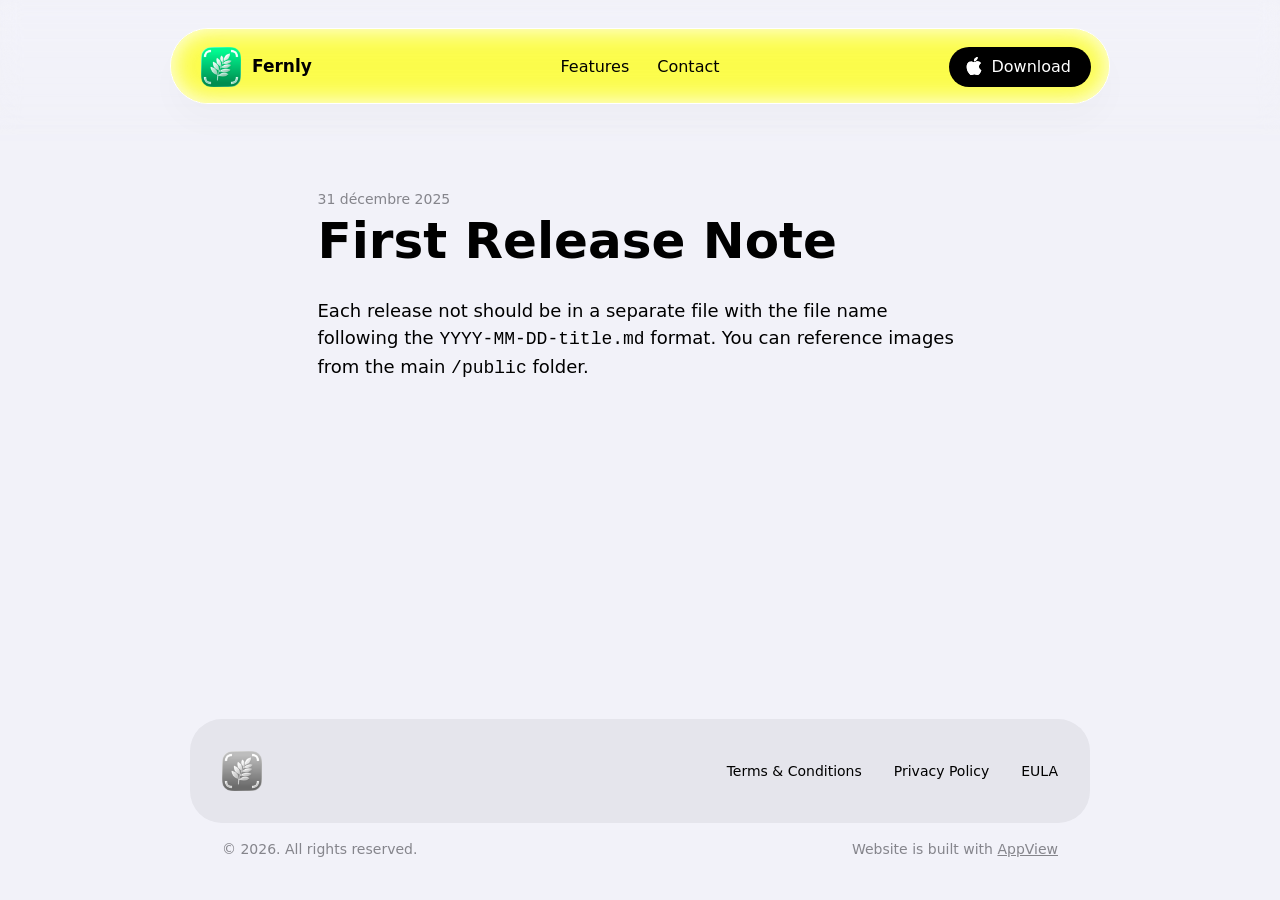
<file: release-notes/1.html>
<!DOCTYPE html><!--gFlkBckFn0_X4sMZNgcHy--><html lang="en" data-theme="system"><head><meta charSet="utf-8"/><meta name="viewport" content="width=device-width, initial-scale=1"/><link rel="preload" href="/_next/static/media/406d3fc8d5ec9f59-s.p.3f4cab70.woff2" as="font" crossorigin="" type="font/woff2"/><link rel="preload" href="/_next/static/media/a85fe84266768609-s.p.e658778d.woff2" as="font" crossorigin="" type="font/woff2"/><link rel="stylesheet" href="/_next/static/chunks/d5b42e1818fa9781.css" data-precedence="next"/><link rel="stylesheet" href="/_next/static/chunks/5de529a4e8219a0a.css" data-precedence="next"/><link rel="stylesheet" href="/_next/static/chunks/2603368fa7fe7833.css" data-precedence="next"/><link rel="stylesheet" href="/_next/static/chunks/029a73cdafade4e1.css" data-precedence="next"/><link rel="preload" as="script" fetchPriority="low" href="/_next/static/chunks/764d44338560fe62.js"/><script src="/_next/static/chunks/630fd1eb57e620ef.js" async=""></script><script src="/_next/static/chunks/5fe9d43a1371813a.js" async=""></script><script src="/_next/static/chunks/03f5f9a051606e04.js" async=""></script><script src="/_next/static/chunks/turbopack-5501bc16e2785744.js" async=""></script><script src="/_next/static/chunks/ff1a16fafef87110.js" async=""></script><script src="/_next/static/chunks/7738b2b176cf8288.js" async=""></script><script src="/_next/static/chunks/f8ed97c7f2e6597c.js" async=""></script><link rel="preload" href="https://fonts.googleapis.com/css2?family=Material+Symbols+Rounded:opsz,wght,FILL,GRAD@30,600,0..1,0&amp;icon_names=check_circle,lock,mail,open_in_full,open_in_new,pause,play_arrow,send,star,target" as="style"/><meta name="apple-itunes-app" content="app-id=6755242687"/><link rel="icon" href="/favicon.png" type="image/png" sizes="48x48"/><meta name="next-size-adjust" content=""/><title>Fernly App</title><meta name="description" content="Website description"/><meta property="og:title" content="Fernly"/><meta property="og:description" content="Plant Identifier"/><meta property="og:url" content="https://fernly.app"/><meta property="og:image" content="https://app-website-url.com/og-preview.png"/><meta property="og:image:width" content="1200"/><meta property="og:image:height" content="720"/><meta property="og:type" content="website"/><meta name="twitter:card" content="summary_large_image"/><meta name="twitter:title" content="App title"/><meta name="twitter:description" content="App description"/><meta name="twitter:image" content="https://app-website-url.com/og-preview.png"/><style>
      :root,
      :root[data-theme="light"] {
        color-scheme: light;
        --color-scheme: light;
        --color-text-primary: oklch(0% 0 none);
--color-text-secondary: oklch(35.88% 0.01 285.82deg / 0.6);
--color-fill-0: oklch(100% 0 none);
--color-fill-1: oklch(96.26% 0.01 286.45deg);
--color-fill-2: oklch(92.33% 0.01 286.44deg);
--color-fill-3: oklch(86.22% 0.01 286.41deg);
--color-accent-brand: oklch(0% 0 none);
--color-accent-orange: oklch(75.33% 0.17 55.71deg);
--color-accent-green: oklch(73.03% 0.19 147.44deg);
--color-accent-red: oklch(65.42% 0.23 28.66deg);
--color-accent-blue: oklch(60.27% 0.22 257.42deg);
--color-accent-indigo: oklch(52.94% 0.19 278.34deg);
--color-accent-mint: oklch(74.81% 0.13 189.02deg);
--color-accent-purple: oklch(61.49% 0.21 312.42deg);
--color-accent-pink: oklch(64.97% 0.24 17.9deg);
--color-text-accent-brand: oklch(100% 0 none);
      }

      @media (prefers-color-scheme: dark) {
        :root {
          color-scheme: dark;
          --color-scheme: dark;
          --color-text-primary: oklch(100% 0 none);
--color-text-secondary: oklch(94.3% 0.01 286.23deg / 0.6);
--color-fill-0: oklch(0% 0 none);
--color-fill-1: oklch(18.31% 0 286.05deg);
--color-fill-2: oklch(27.35% 0 286.25deg);
--color-fill-3: oklch(34.92% 0 286.35deg);
--color-accent-brand: oklch(100% 0 none);
--color-accent-orange: oklch(76.19% 0.17 57.05deg);
--color-accent-green: oklch(75.55% 0.21 146.98deg);
--color-accent-red: oklch(66.33% 0.22 28.29deg);
--color-accent-blue: oklch(62.42% 0.21 255.48deg);
--color-accent-indigo: oklch(55.64% 0.2 278.15deg);
--color-accent-mint: oklch(85.14% 0.11 192.43deg);
--color-accent-purple: oklch(65.6% 0.23 312.43deg);
--color-accent-pink: oklch(65.77% 0.23 16.02deg);
--color-text-accent-brand: oklch(0% 0 none);
        }
      }

      :root[data-theme="dark"] {
        color-scheme: dark;
        --color-scheme: dark;
        --color-text-primary: oklch(100% 0 none);
--color-text-secondary: oklch(94.3% 0.01 286.23deg / 0.6);
--color-fill-0: oklch(0% 0 none);
--color-fill-1: oklch(18.31% 0 286.05deg);
--color-fill-2: oklch(27.35% 0 286.25deg);
--color-fill-3: oklch(34.92% 0 286.35deg);
--color-accent-brand: oklch(100% 0 none);
--color-accent-orange: oklch(76.19% 0.17 57.05deg);
--color-accent-green: oklch(75.55% 0.21 146.98deg);
--color-accent-red: oklch(66.33% 0.22 28.29deg);
--color-accent-blue: oklch(62.42% 0.21 255.48deg);
--color-accent-indigo: oklch(55.64% 0.2 278.15deg);
--color-accent-mint: oklch(85.14% 0.11 192.43deg);
--color-accent-purple: oklch(65.6% 0.23 312.43deg);
--color-accent-pink: oklch(65.77% 0.23 16.02deg);
--color-text-accent-brand: oklch(0% 0 none);
      }
    </style><link rel="stylesheet" href="https://fonts.googleapis.com/css2?family=Material+Symbols+Rounded:opsz,wght,FILL,GRAD@30,600,0..1,0&amp;icon_names=check_circle,lock,mail,open_in_full,open_in_new,pause,play_arrow,send,star,target"/><script src="/_next/static/chunks/a6dad97d9634a72d.js" noModule=""></script></head><body><div hidden=""><!--$--><!--/$--></div><div class="navbar-module__6qiM_q__spacer"></div><div class="navbar-module__6qiM_q__navbarContainer"><nav class="navbar-module__6qiM_q__navbar"><div class="navbar-module__6qiM_q__content"><a class="navbar-module__6qiM_q__appIdentity" href="/"><div class="navbar-module__6qiM_q__appIconContainer"></div><div class="navbar-module__6qiM_q__appName">Fernly</div></a><ul class="navbar-module__6qiM_q__navLinks"><li><a href="/#features">Features</a></li><li><a href="mailto:support@fernly.app">Contact</a></li></ul><div class="navbar-module__6qiM_q__action"><a href="https://apps.apple.com/app/id6755242687" class="download_action_button-module__bT0Qaa__downloadActionButton download_action_button-module__bT0Qaa__small" target="_blank"><div class="download_action_button-module__bT0Qaa__label"><div class="download_action_button-module__bT0Qaa__appleLogo"><svg xmlns="http://www.w3.org/2000/svg" width="18" height="18" fill="currentColor" viewBox="0 0 16 16"><path d="M11.182.008C11.148-.03 9.923.023 8.857 1.18c-1.066 1.156-.902 2.482-.878 2.516s1.52.087 2.475-1.258.762-2.391.728-2.43m3.314 11.733c-.048-.096-2.325-1.234-2.113-3.422s1.675-2.789 1.698-2.854-.597-.79-1.254-1.157a3.7 3.7 0 0 0-1.563-.434c-.108-.003-.483-.095-1.254.116-.508.139-1.653.589-1.968.607-.316.018-1.256-.522-2.267-.665-.647-.125-1.333.131-1.824.328-.49.196-1.422.754-2.074 2.237-.652 1.482-.311 3.83-.067 4.56s.625 1.924 1.273 2.796c.576.984 1.34 1.667 1.659 1.899s1.219.386 1.843.067c.502-.308 1.408-.485 1.766-.472.357.013 1.061.154 1.782.539.571.197 1.111.115 1.652-.105.541-.221 1.324-1.059 2.238-2.758q.52-1.185.473-1.282"></path><path d="M11.182.008C11.148-.03 9.923.023 8.857 1.18c-1.066 1.156-.902 2.482-.878 2.516s1.52.087 2.475-1.258.762-2.391.728-2.43m3.314 11.733c-.048-.096-2.325-1.234-2.113-3.422s1.675-2.789 1.698-2.854-.597-.79-1.254-1.157a3.7 3.7 0 0 0-1.563-.434c-.108-.003-.483-.095-1.254.116-.508.139-1.653.589-1.968.607-.316.018-1.256-.522-2.267-.665-.647-.125-1.333.131-1.824.328-.49.196-1.422.754-2.074 2.237-.652 1.482-.311 3.83-.067 4.56s.625 1.924 1.273 2.796c.576.984 1.34 1.667 1.659 1.899s1.219.386 1.843.067c.502-.308 1.408-.485 1.766-.472.357.013 1.061.154 1.782.539.571.197 1.111.115 1.652-.105.541-.221 1.324-1.059 2.238-2.758q.52-1.185.473-1.282"></path></svg></div><div class="download_action_button-module__bT0Qaa__downloadLabel">Download</div></div></a></div></div></nav></div><article class="article-module__ZSW_Uq__article release_note-module__r150Za__releaseNote"><span class="release_note-module__r150Za__publishDate">31 décembre 2025</span><h1 class="release_note-module__r150Za__title">First Release Note</h1><p>Each release not should be in a separate file with the file name following the <code>YYYY-MM-DD-title.md</code> format. You can reference images from the main <code>/public</code> folder.</p></article><!--$--><!--/$--><footer class="compact_footer-module__i1N2Ta__compactFooter"><div class="compact_footer-module__i1N2Ta__main"><div aria-hidden="true"></div><div class="compact_footer-module__i1N2Ta__links"><ul class="compact_footer-module__i1N2Ta__links"><li><a href="/terms" class="compact_footer-module__i1N2Ta__link" target="_self">Terms &amp; Conditions</a></li><li><a href="/privacy" class="compact_footer-module__i1N2Ta__link" target="_self">Privacy Policy</a></li><li><a href="https://www.apple.com/legal/internet-services/itunes/dev/stdeula/" class="compact_footer-module__i1N2Ta__link" target="_blank" rel="noopener noreferrer">EULA</a></li></ul></div></div><div class="compact_footer-module__i1N2Ta__footnotes"><div>© 2026. All rights reserved.</div><div>Website is built with<!-- --> <a target="_blank" href="https://appview.dev">AppView</a></div></div></footer><script src="/_next/static/chunks/764d44338560fe62.js" id="_R_" async=""></script><script>(self.__next_f=self.__next_f||[]).push([0])</script><script>self.__next_f.push([1,"1:\"$Sreact.fragment\"\n2:I[39756,[\"/_next/static/chunks/ff1a16fafef87110.js\",\"/_next/static/chunks/7738b2b176cf8288.js\"],\"default\"]\n3:I[37457,[\"/_next/static/chunks/ff1a16fafef87110.js\",\"/_next/static/chunks/7738b2b176cf8288.js\"],\"default\"]\nb:I[68027,[\"/_next/static/chunks/ff1a16fafef87110.js\",\"/_next/static/chunks/7738b2b176cf8288.js\"],\"default\"]\n:HL[\"/_next/static/chunks/d5b42e1818fa9781.css\",\"style\"]\n:HL[\"/_next/static/chunks/5de529a4e8219a0a.css\",\"style\"]\n:HL[\"/_next/static/chunks/2603368fa7fe7833.css\",\"style\"]\n:HL[\"/_next/static/media/406d3fc8d5ec9f59-s.p.3f4cab70.woff2\",\"font\",{\"crossOrigin\":\"\",\"type\":\"font/woff2\"}]\n:HL[\"/_next/static/media/a85fe84266768609-s.p.e658778d.woff2\",\"font\",{\"crossOrigin\":\"\",\"type\":\"font/woff2\"}]\n:HL[\"/_next/static/chunks/029a73cdafade4e1.css\",\"style\"]\n4:Ta76,"])</script><script>self.__next_f.push([1,"\n      :root,\n      :root[data-theme=\"light\"] {\n        color-scheme: light;\n        --color-scheme: light;\n        --color-text-primary: oklch(0% 0 none);\n--color-text-secondary: oklch(35.88% 0.01 285.82deg / 0.6);\n--color-fill-0: oklch(100% 0 none);\n--color-fill-1: oklch(96.26% 0.01 286.45deg);\n--color-fill-2: oklch(92.33% 0.01 286.44deg);\n--color-fill-3: oklch(86.22% 0.01 286.41deg);\n--color-accent-brand: oklch(0% 0 none);\n--color-accent-orange: oklch(75.33% 0.17 55.71deg);\n--color-accent-green: oklch(73.03% 0.19 147.44deg);\n--color-accent-red: oklch(65.42% 0.23 28.66deg);\n--color-accent-blue: oklch(60.27% 0.22 257.42deg);\n--color-accent-indigo: oklch(52.94% 0.19 278.34deg);\n--color-accent-mint: oklch(74.81% 0.13 189.02deg);\n--color-accent-purple: oklch(61.49% 0.21 312.42deg);\n--color-accent-pink: oklch(64.97% 0.24 17.9deg);\n--color-text-accent-brand: oklch(100% 0 none);\n      }\n\n      @media (prefers-color-scheme: dark) {\n        :root {\n          color-scheme: dark;\n          --color-scheme: dark;\n          --color-text-primary: oklch(100% 0 none);\n--color-text-secondary: oklch(94.3% 0.01 286.23deg / 0.6);\n--color-fill-0: oklch(0% 0 none);\n--color-fill-1: oklch(18.31% 0 286.05deg);\n--color-fill-2: oklch(27.35% 0 286.25deg);\n--color-fill-3: oklch(34.92% 0 286.35deg);\n--color-accent-brand: oklch(100% 0 none);\n--color-accent-orange: oklch(76.19% 0.17 57.05deg);\n--color-accent-green: oklch(75.55% 0.21 146.98deg);\n--color-accent-red: oklch(66.33% 0.22 28.29deg);\n--color-accent-blue: oklch(62.42% 0.21 255.48deg);\n--color-accent-indigo: oklch(55.64% 0.2 278.15deg);\n--color-accent-mint: oklch(85.14% 0.11 192.43deg);\n--color-accent-purple: oklch(65.6% 0.23 312.43deg);\n--color-accent-pink: oklch(65.77% 0.23 16.02deg);\n--color-text-accent-brand: oklch(0% 0 none);\n        }\n      }\n\n      :root[data-theme=\"dark\"] {\n        color-scheme: dark;\n        --color-scheme: dark;\n        --color-text-primary: oklch(100% 0 none);\n--color-text-secondary: oklch(94.3% 0.01 286.23deg / 0.6);\n--color-fill-0: oklch(0% 0 none);\n--color-fill-1: oklch(18.31% 0 286.05deg);\n--color-fill-2: oklch(27.35% 0 286.25deg);\n--color-fill-3: oklch(34.92% 0 286.35deg);\n--color-accent-brand: oklch(100% 0 none);\n--color-accent-orange: oklch(76.19% 0.17 57.05deg);\n--color-accent-green: oklch(75.55% 0.21 146.98deg);\n--color-accent-red: oklch(66.33% 0.22 28.29deg);\n--color-accent-blue: oklch(62.42% 0.21 255.48deg);\n--color-accent-indigo: oklch(55.64% 0.2 278.15deg);\n--color-accent-mint: oklch(85.14% 0.11 192.43deg);\n--color-accent-purple: oklch(65.6% 0.23 312.43deg);\n--color-accent-pink: oklch(65.77% 0.23 16.02deg);\n--color-text-accent-brand: oklch(0% 0 none);\n      }\n    "])</script><script>self.__next_f.push([1,"0:{\"P\":null,\"b\":\"gFlkBckFn0_X4sMZNgcHy\",\"c\":[\"\",\"release-notes\",\"1\"],\"q\":\"\",\"i\":false,\"f\":[[[\"\",{\"children\":[\"(main)\",{\"children\":[\"release-notes\",{\"children\":[[\"page\",\"1\",\"d\"],{\"children\":[\"__PAGE__\",{}]}]}]},\"$undefined\",\"$undefined\",true]}],[[\"$\",\"$1\",\"c\",{\"children\":[null,[\"$\",\"$L2\",null,{\"parallelRouterKey\":\"children\",\"error\":\"$undefined\",\"errorStyles\":\"$undefined\",\"errorScripts\":\"$undefined\",\"template\":[\"$\",\"$L3\",null,{}],\"templateStyles\":\"$undefined\",\"templateScripts\":\"$undefined\",\"notFound\":[[[\"$\",\"title\",null,{\"children\":\"404: This page could not be found.\"}],[\"$\",\"div\",null,{\"style\":{\"fontFamily\":\"system-ui,\\\"Segoe UI\\\",Roboto,Helvetica,Arial,sans-serif,\\\"Apple Color Emoji\\\",\\\"Segoe UI Emoji\\\"\",\"height\":\"100vh\",\"textAlign\":\"center\",\"display\":\"flex\",\"flexDirection\":\"column\",\"alignItems\":\"center\",\"justifyContent\":\"center\"},\"children\":[\"$\",\"div\",null,{\"children\":[[\"$\",\"style\",null,{\"dangerouslySetInnerHTML\":{\"__html\":\"body{color:#000;background:#fff;margin:0}.next-error-h1{border-right:1px solid rgba(0,0,0,.3)}@media (prefers-color-scheme:dark){body{color:#fff;background:#000}.next-error-h1{border-right:1px solid rgba(255,255,255,.3)}}\"}}],[\"$\",\"h1\",null,{\"className\":\"next-error-h1\",\"style\":{\"display\":\"inline-block\",\"margin\":\"0 20px 0 0\",\"padding\":\"0 23px 0 0\",\"fontSize\":24,\"fontWeight\":500,\"verticalAlign\":\"top\",\"lineHeight\":\"49px\"},\"children\":404}],[\"$\",\"div\",null,{\"style\":{\"display\":\"inline-block\"},\"children\":[\"$\",\"h2\",null,{\"style\":{\"fontSize\":14,\"fontWeight\":400,\"lineHeight\":\"49px\",\"margin\":0},\"children\":\"This page could not be found.\"}]}]]}]}]],[]],\"forbidden\":\"$undefined\",\"unauthorized\":\"$undefined\"}]]}],{\"children\":[[\"$\",\"$1\",\"c\",{\"children\":[[[\"$\",\"link\",\"0\",{\"rel\":\"stylesheet\",\"href\":\"/_next/static/chunks/d5b42e1818fa9781.css\",\"precedence\":\"next\",\"crossOrigin\":\"$undefined\",\"nonce\":\"$undefined\"}],[\"$\",\"link\",\"1\",{\"rel\":\"stylesheet\",\"href\":\"/_next/static/chunks/5de529a4e8219a0a.css\",\"precedence\":\"next\",\"crossOrigin\":\"$undefined\",\"nonce\":\"$undefined\"}],[\"$\",\"link\",\"2\",{\"rel\":\"stylesheet\",\"href\":\"/_next/static/chunks/2603368fa7fe7833.css\",\"precedence\":\"next\",\"crossOrigin\":\"$undefined\",\"nonce\":\"$undefined\"}],[\"$\",\"script\",\"script-0\",{\"src\":\"/_next/static/chunks/f8ed97c7f2e6597c.js\",\"async\":true,\"nonce\":\"$undefined\"}]],[\"$\",\"html\",null,{\"lang\":\"en\",\"data-theme\":\"system\",\"children\":[[\"$\",\"head\",null,{\"children\":[[\"$\",\"meta\",null,{\"name\":\"apple-itunes-app\",\"content\":\"app-id=6755242687\"}],[\"$\",\"link\",null,{\"rel\":\"icon\",\"href\":\"/favicon.png\",\"type\":\"image/png\",\"sizes\":\"48x48\"}],[\"$\",\"style\",null,{\"children\":\"$4\"}],\"$L5\"]}],\"$L6\"]}]]}],{\"children\":[\"$L7\",{\"children\":[\"$L8\",{\"children\":[\"$L9\",{},null,false,false]},null,false,false]},null,false,false]},null,false,false]},null,false,false],\"$La\",false]],\"m\":\"$undefined\",\"G\":[\"$b\",[]],\"S\":true}\n"])</script><script>self.__next_f.push([1,"c:I[2913,[\"/_next/static/chunks/f8ed97c7f2e6597c.js\"],\"ThemeProvider\"]\nd:I[805,[\"/_next/static/chunks/f8ed97c7f2e6597c.js\"],\"Navbar\"]\ne:I[70417,[\"/_next/static/chunks/f8ed97c7f2e6597c.js\"],\"AppIcon\"]\n12:I[97367,[\"/_next/static/chunks/ff1a16fafef87110.js\",\"/_next/static/chunks/7738b2b176cf8288.js\"],\"OutletBoundary\"]\n13:\"$Sreact.suspense\"\n15:I[97367,[\"/_next/static/chunks/ff1a16fafef87110.js\",\"/_next/static/chunks/7738b2b176cf8288.js\"],\"ViewportBoundary\"]\n17:I[97367,[\"/_next/static/chunks/ff1a16fafef87110.js\",\"/_next/static/chunks/7738b2b176cf8288.js\"],\"MetadataBoundary\"]\n:HL[\"https://fonts.googleapis.com/css2?family=Material+Symbols+Rounded:opsz,wght,FILL,GRAD@30,600,0..1,0\u0026icon_names=check_circle,lock,mail,open_in_full,open_in_new,pause,play_arrow,send,star,target\",\"style\"]\n5:[\"$\",\"link\",null,{\"rel\":\"stylesheet\",\"href\":\"https://fonts.googleapis.com/css2?family=Material+Symbols+Rounded:opsz,wght,FILL,GRAD@30,600,0..1,0\u0026icon_names=check_circle,lock,mail,open_in_full,open_in_new,pause,play_arrow,send,star,target\"}]\n"])</script><script>self.__next_f.push([1,"6:[\"$\",\"body\",null,{\"children\":[\"$\",\"$Lc\",null,{\"children\":[[[\"$\",\"$Ld\",null,{\"icon\":[\"$\",\"$Le\",null,{\"src\":\"/app_view/icon_placeholder.png\"}],\"appName\":\"Fernly\",\"links\":[{\"label\":\"Features\",\"href\":\"#features\"},{\"label\":\"Contact\",\"href\":\"mailto:support@fernly.app\"}],\"action\":[\"$\",\"a\",null,{\"href\":\"https://apps.apple.com/app/id6755242687\",\"className\":\"download_action_button-module__bT0Qaa__downloadActionButton download_action_button-module__bT0Qaa__small\",\"target\":\"_blank\",\"children\":[\"$\",\"div\",null,{\"className\":\"download_action_button-module__bT0Qaa__label\",\"children\":[[\"$\",\"div\",null,{\"className\":\"download_action_button-module__bT0Qaa__appleLogo\",\"children\":[\"$\",\"svg\",null,{\"xmlns\":\"http://www.w3.org/2000/svg\",\"width\":18,\"height\":18,\"fill\":\"currentColor\",\"viewBox\":\"0 0 16 16\",\"children\":[[\"$\",\"path\",null,{\"d\":\"M11.182.008C11.148-.03 9.923.023 8.857 1.18c-1.066 1.156-.902 2.482-.878 2.516s1.52.087 2.475-1.258.762-2.391.728-2.43m3.314 11.733c-.048-.096-2.325-1.234-2.113-3.422s1.675-2.789 1.698-2.854-.597-.79-1.254-1.157a3.7 3.7 0 0 0-1.563-.434c-.108-.003-.483-.095-1.254.116-.508.139-1.653.589-1.968.607-.316.018-1.256-.522-2.267-.665-.647-.125-1.333.131-1.824.328-.49.196-1.422.754-2.074 2.237-.652 1.482-.311 3.83-.067 4.56s.625 1.924 1.273 2.796c.576.984 1.34 1.667 1.659 1.899s1.219.386 1.843.067c.502-.308 1.408-.485 1.766-.472.357.013 1.061.154 1.782.539.571.197 1.111.115 1.652-.105.541-.221 1.324-1.059 2.238-2.758q.52-1.185.473-1.282\"}],[\"$\",\"path\",null,{\"d\":\"M11.182.008C11.148-.03 9.923.023 8.857 1.18c-1.066 1.156-.902 2.482-.878 2.516s1.52.087 2.475-1.258.762-2.391.728-2.43m3.314 11.733c-.048-.096-2.325-1.234-2.113-3.422s1.675-2.789 1.698-2.854-.597-.79-1.254-1.157a3.7 3.7 0 0 0-1.563-.434c-.108-.003-.483-.095-1.254.116-.508.139-1.653.589-1.968.607-.316.018-1.256-.522-2.267-.665-.647-.125-1.333.131-1.824.328-.49.196-1.422.754-2.074 2.237-.652 1.482-.311 3.83-.067 4.56s.625 1.924 1.273 2.796c.576.984 1.34 1.667 1.659 1.899s1.219.386 1.843.067c.502-.308 1.408-.485 1.766-.472.357.013 1.061.154 1.782.539.571.197 1.111.115 1.652-.105.541-.221 1.324-1.059 2.238-2.758q.52-1.185.473-1.282\"}]]}]}],[\"$\",\"div\",null,{\"className\":\"download_action_button-module__bT0Qaa__downloadLabel\",\"children\":\"Download\"}]]}]}]}],[\"$\",\"$L2\",null,{\"parallelRouterKey\":\"children\",\"error\":\"$undefined\",\"errorStyles\":\"$undefined\",\"errorScripts\":\"$undefined\",\"template\":[\"$\",\"$L3\",null,{}],\"templateStyles\":\"$undefined\",\"templateScripts\":\"$undefined\",\"notFound\":[[[\"$\",\"title\",null,{\"children\":\"404: This page could not be found.\"}],[\"$\",\"div\",null,{\"style\":\"$0:f:0:1:0:props:children:1:props:notFound:0:1:props:style\",\"children\":[\"$\",\"div\",null,{\"children\":[[\"$\",\"style\",null,{\"dangerouslySetInnerHTML\":{\"__html\":\"body{color:#000;background:#fff;margin:0}.next-error-h1{border-right:1px solid rgba(0,0,0,.3)}@media (prefers-color-scheme:dark){body{color:#fff;background:#000}.next-error-h1{border-right:1px solid rgba(255,255,255,.3)}}\"}}],[\"$\",\"h1\",null,{\"className\":\"next-error-h1\",\"style\":\"$0:f:0:1:0:props:children:1:props:notFound:0:1:props:children:props:children:1:props:style\",\"children\":404}],[\"$\",\"div\",null,{\"style\":\"$0:f:0:1:0:props:children:1:props:notFound:0:1:props:children:props:children:2:props:style\",\"children\":[\"$\",\"h2\",null,{\"style\":\"$0:f:0:1:0:props:children:1:props:notFound:0:1:props:children:props:children:2:props:children:props:style\",\"children\":\"This page could not be found.\"}]}]]}]}]],[]],\"forbidden\":\"$undefined\",\"unauthorized\":\"$undefined\"}],[\"$\",\"footer\",null,{\"className\":\"compact_footer-module__i1N2Ta__compactFooter\",\"children\":[[\"$\",\"div\",null,{\"className\":\"compact_footer-module__i1N2Ta__main\",\"children\":[[\"$\",\"div\",null,{\"className\":\"$undefined\",\"aria-hidden\":\"true\",\"children\":[\"$\",\"$Le\",null,{\"src\":\"/app_view/icon_placeholder.png\",\"filter\":\"grayscale\"}]}],[\"$\",\"div\",null,{\"className\":\"compact_footer-module__i1N2Ta__links\",\"children\":[\"$\",\"ul\",null,{\"className\":\"compact_footer-module__i1N2Ta__links\",\"children\":[[\"$\",\"li\",\"/terms\",{\"children\":[\"$\",\"a\",null,{\"href\":\"/terms\",\"className\":\"compact_footer-module__i1N2Ta__link\",\"target\":\"_self\",\"rel\":\"$undefined\",\"children\":\"Terms \u0026 Conditions\"}]}],[\"$\",\"li\",\"/privacy\",{\"children\":[\"$\",\"a\",null,{\"href\":\"/privacy\",\"className\":\"compact_footer-module__i1N2Ta__link\",\"target\":\"_self\",\"rel\":\"$undefined\",\"children\":\"Privacy Policy\"}]}],[\"$\",\"li\",\"https://www.apple.com/legal/internet-services/itunes/dev/stdeula/\",{\"children\":\"$Lf\"}]]}]}]]}],\"$L10\"]}]],false]}]}]\n"])</script><script>self.__next_f.push([1,"7:[\"$\",\"$1\",\"c\",{\"children\":[null,[\"$\",\"$L2\",null,{\"parallelRouterKey\":\"children\",\"error\":\"$undefined\",\"errorStyles\":\"$undefined\",\"errorScripts\":\"$undefined\",\"template\":[\"$\",\"$L3\",null,{}],\"templateStyles\":\"$undefined\",\"templateScripts\":\"$undefined\",\"notFound\":\"$undefined\",\"forbidden\":\"$undefined\",\"unauthorized\":\"$undefined\"}]]}]\n8:[\"$\",\"$1\",\"c\",{\"children\":[null,[\"$\",\"$L2\",null,{\"parallelRouterKey\":\"children\",\"error\":\"$undefined\",\"errorStyles\":\"$undefined\",\"errorScripts\":\"$undefined\",\"template\":[\"$\",\"$L3\",null,{}],\"templateStyles\":\"$undefined\",\"templateScripts\":\"$undefined\",\"notFound\":\"$undefined\",\"forbidden\":\"$undefined\",\"unauthorized\":\"$undefined\"}]]}]\n9:[\"$\",\"$1\",\"c\",{\"children\":[\"$L11\",[[\"$\",\"link\",\"0\",{\"rel\":\"stylesheet\",\"href\":\"/_next/static/chunks/029a73cdafade4e1.css\",\"precedence\":\"next\",\"crossOrigin\":\"$undefined\",\"nonce\":\"$undefined\"}]],[\"$\",\"$L12\",null,{\"children\":[\"$\",\"$13\",null,{\"name\":\"Next.MetadataOutlet\",\"children\":\"$@14\"}]}]]}]\na:[\"$\",\"$1\",\"h\",{\"children\":[null,[\"$\",\"$L15\",null,{\"children\":\"$L16\"}],[\"$\",\"div\",null,{\"hidden\":true,\"children\":[\"$\",\"$L17\",null,{\"children\":[\"$\",\"$13\",null,{\"name\":\"Next.Metadata\",\"children\":\"$L18\"}]}]}],[\"$\",\"meta\",null,{\"name\":\"next-size-adjust\",\"content\":\"\"}]]}]\n"])</script><script>self.__next_f.push([1,"f:[\"$\",\"a\",null,{\"href\":\"https://www.apple.com/legal/internet-services/itunes/dev/stdeula/\",\"className\":\"compact_footer-module__i1N2Ta__link\",\"target\":\"_blank\",\"rel\":\"noopener noreferrer\",\"children\":\"EULA\"}]\n10:[\"$\",\"div\",null,{\"className\":\"compact_footer-module__i1N2Ta__footnotes\",\"children\":[[\"$\",\"div\",null,{\"className\":\"$undefined\",\"children\":\"© 2026. All rights reserved.\"}],[\"$\",\"div\",null,{\"className\":\"$undefined\",\"children\":[\"Website is built with\",\" \",[\"$\",\"a\",null,{\"target\":\"_blank\",\"href\":\"https://appview.dev\",\"children\":\"AppView\"}]]}]]}]\n"])</script><script>self.__next_f.push([1,"16:[[\"$\",\"meta\",\"0\",{\"charSet\":\"utf-8\"}],[\"$\",\"meta\",\"1\",{\"name\":\"viewport\",\"content\":\"width=device-width, initial-scale=1\"}]]\n"])</script><script>self.__next_f.push([1,"14:null\n18:[[\"$\",\"title\",\"0\",{\"children\":\"Fernly App\"}],[\"$\",\"meta\",\"1\",{\"name\":\"description\",\"content\":\"Website description\"}],[\"$\",\"meta\",\"2\",{\"property\":\"og:title\",\"content\":\"Fernly\"}],[\"$\",\"meta\",\"3\",{\"property\":\"og:description\",\"content\":\"Plant Identifier\"}],[\"$\",\"meta\",\"4\",{\"property\":\"og:url\",\"content\":\"https://fernly.app\"}],[\"$\",\"meta\",\"5\",{\"property\":\"og:image\",\"content\":\"https://app-website-url.com/og-preview.png\"}],[\"$\",\"meta\",\"6\",{\"property\":\"og:image:width\",\"content\":\"1200\"}],[\"$\",\"meta\",\"7\",{\"property\":\"og:image:height\",\"content\":\"720\"}],[\"$\",\"meta\",\"8\",{\"property\":\"og:type\",\"content\":\"website\"}],[\"$\",\"meta\",\"9\",{\"name\":\"twitter:card\",\"content\":\"summary_large_image\"}],[\"$\",\"meta\",\"10\",{\"name\":\"twitter:title\",\"content\":\"App title\"}],[\"$\",\"meta\",\"11\",{\"name\":\"twitter:description\",\"content\":\"App description\"}],[\"$\",\"meta\",\"12\",{\"name\":\"twitter:image\",\"content\":\"https://app-website-url.com/og-preview.png\"}]]\n"])</script><script>self.__next_f.push([1,"11:[[[\"$\",\"article\",\"hello\",{\"className\":\"article-module__ZSW_Uq__article release_note-module__r150Za__releaseNote\",\"children\":[[\"$\",\"span\",null,{\"className\":\"release_note-module__r150Za__publishDate\",\"children\":\"31 décembre 2025\"}],[\"$\",\"h1\",null,{\"className\":\"release_note-module__r150Za__title\",\"children\":\"First Release Note\"}],[\"$\",\"p\",null,{\"children\":[\"Each release not should be in a separate file with the file name following the \",[\"$\",\"code\",null,{\"children\":\"YYYY-MM-DD-title.md\"}],\" format. You can reference images from the main \",[\"$\",\"code\",null,{\"children\":\"/public\"}],\" folder.\"]}]]}]],false]\n"])</script></body></html>
</file>
<file: _next/static/chunks/d5b42e1818fa9781.css>
.instructions-module__GTeFpW__instructions h1{margin:2rem 0 .75rem;font-weight:700;line-height:1.2}.instructions-module__GTeFpW__instructions h2{margin:2rem 0 .75rem;font-weight:700;line-height:1.2}.instructions-module__GTeFpW__instructions h3{margin:2rem 0 .75rem;font-weight:700;line-height:1.2}.instructions-module__GTeFpW__instructions h4{margin:2rem 0 .75rem;font-weight:700;line-height:1.2}.instructions-module__GTeFpW__instructions h5{margin:2rem 0 .75rem;font-weight:700;line-height:1.2}.instructions-module__GTeFpW__instructions h6{margin:2rem 0 .75rem;font-weight:700;line-height:1.2}.instructions-module__GTeFpW__instructions h1{font-size:max(32px,min(4vw,50px))}.instructions-module__GTeFpW__instructions h2{font-size:max(1.75rem,min(2.5vw,2.25rem))}.instructions-module__GTeFpW__instructions h3{font-size:max(1.5rem,min(2vw,1.9rem))}.instructions-module__GTeFpW__instructions h4{font-size:1.25rem}.instructions-module__GTeFpW__instructions h5{font-size:1.1rem}.instructions-module__GTeFpW__instructions h6{text-transform:uppercase;letter-spacing:.04em;font-size:1rem}.instructions-module__GTeFpW__instructions p{margin:26px 0}.instructions-module__GTeFpW__instructions p:first-of-type{margin-top:0}.instructions-module__GTeFpW__instructions ul{margin:1rem 0 1rem 1.5rem;padding:0}.instructions-module__GTeFpW__instructions ol{margin:1rem 0 1rem 1.5rem;padding:0}.instructions-module__GTeFpW__instructions li+li{margin-top:.4rem}.instructions-module__GTeFpW__instructions a{text-underline-offset:4px;text-decoration:underline;text-decoration-thickness:1px;transition:opacity .15s ease-in-out}.instructions-module__GTeFpW__instructions a:hover{opacity:.6}.instructions-module__GTeFpW__instructions code{background:#f2f2f7;border-radius:3px;padding:2px 6px;font-family:ui-monospace,SFMono-Regular,SF Mono,Menlo,Monaco,Consolas,Liberation Mono,Courier New,monospace;font-size:14px}
@font-face{font-family:Caveat;font-style:normal;font-weight:400 700;font-display:swap;src:url(../media/da4b870ab52b3094-s.5e0466e7.woff2)format("woff2");unicode-range:U+460-52F,U+1C80-1C8A,U+20B4,U+2DE0-2DFF,U+A640-A69F,U+FE2E-FE2F}@font-face{font-family:Caveat;font-style:normal;font-weight:400 700;font-display:swap;src:url(../media/86d70b7c76b6ec6e-s.5d81ed22.woff2)format("woff2");unicode-range:U+301,U+400-45F,U+490-491,U+4B0-4B1,U+2116}@font-face{font-family:Caveat;font-style:normal;font-weight:400 700;font-display:swap;src:url(../media/11cc37d7380d16b4-s.6c45a7b8.woff2)format("woff2");unicode-range:U+100-2BA,U+2BD-2C5,U+2C7-2CC,U+2CE-2D7,U+2DD-2FF,U+304,U+308,U+329,U+1D00-1DBF,U+1E00-1E9F,U+1EF2-1EFF,U+2020,U+20A0-20AB,U+20AD-20C0,U+2113,U+2C60-2C7F,U+A720-A7FF}@font-face{font-family:Caveat;font-style:normal;font-weight:400 700;font-display:swap;src:url(../media/a85fe84266768609-s.p.e658778d.woff2)format("woff2");unicode-range:U+??,U+131,U+152-153,U+2BB-2BC,U+2C6,U+2DA,U+2DC,U+304,U+308,U+329,U+2000-206F,U+20AC,U+2122,U+2191,U+2193,U+2212,U+2215,U+FEFF,U+FFFD}@font-face{font-family:Caveat Fallback;src:local(Arial);ascent-override:124.77%;descent-override:38.99%;line-gap-override:0.0%;size-adjust:76.94%}.caveat_79ef359-module__NsTana__className{font-family:Caveat,Caveat Fallback;font-style:normal}
@font-face{font-family:Dancing Script;font-style:normal;font-weight:400 700;font-display:swap;src:url(../media/32fe63294b6cd18c-s.7f335ffb.woff2)format("woff2");unicode-range:U+102-103,U+110-111,U+128-129,U+168-169,U+1A0-1A1,U+1AF-1B0,U+300-301,U+303-304,U+308-309,U+323,U+329,U+1EA0-1EF9,U+20AB}@font-face{font-family:Dancing Script;font-style:normal;font-weight:400 700;font-display:swap;src:url(../media/73091b67359a1d13-s.48aa4bab.woff2)format("woff2");unicode-range:U+100-2BA,U+2BD-2C5,U+2C7-2CC,U+2CE-2D7,U+2DD-2FF,U+304,U+308,U+329,U+1D00-1DBF,U+1E00-1E9F,U+1EF2-1EFF,U+2020,U+20A0-20AB,U+20AD-20C0,U+2113,U+2C60-2C7F,U+A720-A7FF}@font-face{font-family:Dancing Script;font-style:normal;font-weight:400 700;font-display:swap;src:url(../media/406d3fc8d5ec9f59-s.p.3f4cab70.woff2)format("woff2");unicode-range:U+??,U+131,U+152-153,U+2BB-2BC,U+2C6,U+2DA,U+2DC,U+304,U+308,U+329,U+2000-206F,U+20AC,U+2122,U+2191,U+2193,U+2212,U+2215,U+FEFF,U+FFFD}@font-face{font-family:Dancing Script Fallback;src:local(Arial);ascent-override:112.99%;descent-override:34.39%;line-gap-override:0.0%;size-adjust:81.43%}.dancing_script_c4d2103-module__e2DA9G__className{font-family:Dancing Script,Dancing Script Fallback;font-style:normal}
.shared-module__eSDWiG__gridCardItem{--min-width:calc((100% - var(--card-gap)*2)/3);--color-base-background:var(--color-fill-0);height:var(--card-height);box-sizing:border-box;color:var(--color-text-primary);background-color:color-mix(in srgb,var(--color-base-background)50%,transparent);-webkit-backdrop-filter:blur(10px);backdrop-filter:blur(10px);border:1px solid var(--color-fill-0);box-shadow:inset 0 0 25px var(--color-fill-0);border-radius:35px;position:relative;overflow:hidden;container:mediaCard/inline-size}.shared-module__eSDWiG__gridCardItem.shared-module__eSDWiG__third{width:var(--min-width)}.shared-module__eSDWiG__gridCardItem.shared-module__eSDWiG__half{width:calc((100% - var(--card-gap))/2)}.shared-module__eSDWiG__gridCardItem.shared-module__eSDWiG__twoThirds{width:calc(100% - var(--card-gap) - var(--min-width))}.shared-module__eSDWiG__gridCardItem.shared-module__eSDWiG__full{width:100%}@supports (corner-shape:squircle){.shared-module__eSDWiG__gridCardItem{corner-shape:squircle;border-radius:60px}}@container cardGrid style(--layout:column){.shared-module__eSDWiG__gridCardItem.shared-module__eSDWiG__third{width:100%}.shared-module__eSDWiG__gridCardItem.shared-module__eSDWiG__half{width:100%}.shared-module__eSDWiG__gridCardItem.shared-module__eSDWiG__twoThirds{width:100%}.shared-module__eSDWiG__gridCardItem.shared-module__eSDWiG__full{width:100%}}@container root style(--color-scheme:dark){.shared-module__eSDWiG__gridCardItem{--color-base-background:var(--color-fill-2);background-color:color-mix(in srgb,var(--color-base-background)70%,transparent);border:1px solid var(--color-fill-3);box-shadow:inset 0 0 25px var(--color-fill-2)}}
.icon_card-module__mS1N3W__iconCard{text-align:start;flex-direction:column;justify-content:space-between;align-items:start;gap:0;height:100%;padding:30px;display:flex}.icon_card-module__mS1N3W__icon{height:32px;color:var(--color-accent-brand);flex-shrink:0}.icon_card-module__mS1N3W__info{flex-direction:column;gap:8px;min-height:50%;display:flex}.icon_card-module__mS1N3W__title{font-size:17px;font-weight:700;line-height:1.1}.icon_card-module__mS1N3W__title.icon_card-module__mS1N3W__whimsical{font-size:32px}.icon_card-module__mS1N3W__title.icon_card-module__mS1N3W__cursive{font-size:30px}.icon_card-module__mS1N3W__description{color:var(--color-text-secondary);font-size:17px;font-weight:400;line-height:1.1}@container mediaCard (min-width:580px){.icon_card-module__mS1N3W__iconCard{text-align:center;justify-content:center;align-items:center;gap:32px;position:relative;top:-16px}.icon_card-module__mS1N3W__info{max-width:370px;min-height:auto}.icon_card-module__mS1N3W__title{font-size:24px}}
.overlaid_card-module__E-SPpG__overlaidCard{display:flex;position:relative}.overlaid_card-module__E-SPpG__overlaidCard.overlaid_card-module__E-SPpG__leading{text-align:start;justify-content:start;align-items:center}.overlaid_card-module__E-SPpG__overlaidCard.overlaid_card-module__E-SPpG__center{text-align:center;justify-content:center;align-items:center}.overlaid_card-module__E-SPpG__overlaidCard.overlaid_card-module__E-SPpG__trailing{text-align:end;justify-content:end;align-items:center}.overlaid_card-module__E-SPpG__overlaidCard.overlaid_card-module__E-SPpG__topLeading{text-align:start;justify-content:start;align-items:start}.overlaid_card-module__E-SPpG__overlaidCard.overlaid_card-module__E-SPpG__topCenter{text-align:center;justify-content:center;align-items:start}.overlaid_card-module__E-SPpG__overlaidCard.overlaid_card-module__E-SPpG__topTrailing{text-align:end;justify-content:end;align-items:start}.overlaid_card-module__E-SPpG__overlaidCard.overlaid_card-module__E-SPpG__bottomLeading{text-align:start;justify-content:start;align-items:end}.overlaid_card-module__E-SPpG__overlaidCard.overlaid_card-module__E-SPpG__bottomCenter{text-align:center;justify-content:center;align-items:end}.overlaid_card-module__E-SPpG__overlaidCard.overlaid_card-module__E-SPpG__bottomTrailing{text-align:end;justify-content:end;align-items:end}.overlaid_card-module__E-SPpG__image{z-index:0;width:100%;height:100%;position:absolute;top:0;left:0}.overlaid_card-module__E-SPpG__text{z-index:1;opacity:0;--overlaid-card-text-backdrop-color:#000;color:#fff;flex-direction:column;width:100%;padding:30px;transition:opacity .1s .3s;display:flex;position:relative}.overlaid_card-module__E-SPpG__text.overlaid_card-module__E-SPpG__darkBackgroundImage{--overlaid-card-text-backdrop-color:color-mix(in srgb,var(--color-fill-1)20%,#000);color:#fff;opacity:1}.overlaid_card-module__E-SPpG__text.overlaid_card-module__E-SPpG__lightBackgroundImage{--overlaid-card-text-backdrop-color:color-mix(in srgb,var(--color-fill-1)80%,#fff);color:#000;opacity:1}.overlaid_card-module__E-SPpG__text.overlaid_card-module__E-SPpG__bottomLeading:before{content:"";background-color:var(--overlaid-card-text-backdrop-color);z-index:-1;opacity:.8;width:100%;height:110%;position:absolute;bottom:0;left:0;-webkit-mask-image:linear-gradient(#0000 10%,#000 100%);mask-image:linear-gradient(#0000 10%,#000 100%)}.overlaid_card-module__E-SPpG__text.overlaid_card-module__E-SPpG__bottomCenter:before{content:"";background-color:var(--overlaid-card-text-backdrop-color);z-index:-1;opacity:.8;width:100%;height:110%;position:absolute;bottom:0;left:0;-webkit-mask-image:linear-gradient(#0000 10%,#000 100%);mask-image:linear-gradient(#0000 10%,#000 100%)}.overlaid_card-module__E-SPpG__text.overlaid_card-module__E-SPpG__bottomTrailing:before{content:"";background-color:var(--overlaid-card-text-backdrop-color);z-index:-1;opacity:.8;width:100%;height:110%;position:absolute;bottom:0;left:0;-webkit-mask-image:linear-gradient(#0000 10%,#000 100%);mask-image:linear-gradient(#0000 10%,#000 100%)}.overlaid_card-module__E-SPpG__text.overlaid_card-module__E-SPpG__topLeading:before{content:"";background-color:var(--overlaid-card-text-backdrop-color);z-index:-1;opacity:.8;height:110%;position:absolute;top:0;left:0;right:0;-webkit-mask-image:linear-gradient(#000 0%,#0000 90%);mask-image:linear-gradient(#000 0%,#0000 90%)}.overlaid_card-module__E-SPpG__text.overlaid_card-module__E-SPpG__topCenter:before{content:"";background-color:var(--overlaid-card-text-backdrop-color);z-index:-1;opacity:.8;height:110%;position:absolute;top:0;left:0;right:0;-webkit-mask-image:linear-gradient(#000 0%,#0000 90%);mask-image:linear-gradient(#000 0%,#0000 90%)}.overlaid_card-module__E-SPpG__text.overlaid_card-module__E-SPpG__topTrailing:before{content:"";background-color:var(--overlaid-card-text-backdrop-color);z-index:-1;opacity:.8;height:110%;position:absolute;top:0;left:0;right:0;-webkit-mask-image:linear-gradient(#000 0%,#0000 90%);mask-image:linear-gradient(#000 0%,#0000 90%)}@container root style(--color-scheme:dark){.overlaid_card-module__E-SPpG__text.overlaid_card-module__E-SPpG__darkBackgroundImage{--overlaid-card-text-backdrop-color:color-mix(in srgb,var(--color-fill-1)85%,#000)}.overlaid_card-module__E-SPpG__text.overlaid_card-module__E-SPpG__lightBackgroundImage{--overlaid-card-text-backdrop-color:color-mix(in srgb,var(--color-fill-1)15%,#fff)}}.overlaid_card-module__E-SPpG__title{font-size:24px;font-weight:800;line-height:1.1}.overlaid_card-module__E-SPpG__title.overlaid_card-module__E-SPpG__whimsical{font-size:32px}.overlaid_card-module__E-SPpG__title.overlaid_card-module__E-SPpG__cursive{font-size:30px}.overlaid_card-module__E-SPpG__description{margin-top:6px;font-size:16px;font-weight:500;line-height:1.15}@container mediaCard (min-width:580px){.overlaid_card-module__E-SPpG__text .overlaid_card-module__E-SPpG__title{font-size:44px;font-weight:900}.overlaid_card-module__E-SPpG__text .overlaid_card-module__E-SPpG__title.overlaid_card-module__E-SPpG__whimsical{font-size:52px}.overlaid_card-module__E-SPpG__text .overlaid_card-module__E-SPpG__title.overlaid_card-module__E-SPpG__cursive{font-size:50px}.overlaid_card-module__E-SPpG__text .overlaid_card-module__E-SPpG__description{margin-top:8px;font-size:18px;font-weight:500}.overlaid_card-module__E-SPpG__text.overlaid_card-module__E-SPpG__topLeading{padding-right:30%}.overlaid_card-module__E-SPpG__text.overlaid_card-module__E-SPpG__bottomLeading{padding-right:30%}.overlaid_card-module__E-SPpG__text.overlaid_card-module__E-SPpG__topTrailing{padding-left:30%}.overlaid_card-module__E-SPpG__text.overlaid_card-module__E-SPpG__bottomTrailing{padding-left:30%}.overlaid_card-module__E-SPpG__text.overlaid_card-module__E-SPpG__center{padding-left:20%;padding-right:20%}.overlaid_card-module__E-SPpG__text.overlaid_card-module__E-SPpG__topCenter{padding-left:20%;padding-right:20%}.overlaid_card-module__E-SPpG__text.overlaid_card-module__E-SPpG__bottomCenter{padding-left:20%;padding-right:20%}}
.stacked_card_shared-module__j_t3RW__stackedCardMedia{width:100%;height:100%;display:flex;position:relative;overflow:hidden;container:stackedCardMedia/size}.stacked_card_shared-module__j_t3RW__mediaObject.stacked_card_shared-module__j_t3RW__padded{padding:30px}@container mediaCard (min-width:580px){.stacked_card_shared-module__j_t3RW__mediaObject.stacked_card_shared-module__j_t3RW__padded{padding:40px}}.stacked_card_shared-module__j_t3RW__mediaObject{object-fit:contain;object-position:center;width:100%;height:100%}.stacked_card_shared-module__j_t3RW__mediaObject.stacked_card_shared-module__j_t3RW__croppedTop{object-position:top;padding-top:0}.stacked_card_shared-module__j_t3RW__mediaObject.stacked_card_shared-module__j_t3RW__croppedBottom{object-position:bottom;padding-bottom:0}@container stackedCardContent style(--media-position:leading){.stacked_card_shared-module__j_t3RW__mediaObject.stacked_card_shared-module__j_t3RW__padded{padding-right:0}}@container stackedCardContent style(--media-position:trailing){.stacked_card_shared-module__j_t3RW__mediaObject.stacked_card_shared-module__j_t3RW__padded{padding-left:0}}@container stackedCardContent style(--media-position:top){.stacked_card_shared-module__j_t3RW__mediaObject.stacked_card_shared-module__j_t3RW__padded{padding-bottom:0}}@container stackedCardContent style(--media-position:bottom){.stacked_card_shared-module__j_t3RW__mediaObject.stacked_card_shared-module__j_t3RW__padded{padding-top:0}}
.stacked_card-module__ahc5OW__content{container-name:stackedCardContent;container-type:style;width:100%;height:100%;display:grid}.stacked_card-module__ahc5OW__content.stacked_card-module__ahc5OW__forward{--media-position:top;grid-template:"media"3fr"text"1fr/1fr}.stacked_card-module__ahc5OW__content.stacked_card-module__ahc5OW__reverse{--media-position:bottom;grid-template:"text"1fr"media"3fr/1fr}.stacked_card-module__ahc5OW__content .stacked_card-module__ahc5OW__media{z-index:0;grid-area:media;position:relative}.stacked_card-module__ahc5OW__content .stacked_card-module__ahc5OW__text{z-index:1;grid-area:text;justify-content:start;align-items:center;padding:30px;display:flex;position:relative}.stacked_card-module__ahc5OW__content .stacked_card-module__ahc5OW__text .stacked_card-module__ahc5OW__textContent{text-align:start}.stacked_card-module__ahc5OW__content .stacked_card-module__ahc5OW__text.stacked_card-module__ahc5OW__center{justify-content:center;align-items:center}.stacked_card-module__ahc5OW__content .stacked_card-module__ahc5OW__text.stacked_card-module__ahc5OW__center .stacked_card-module__ahc5OW__textContent{text-align:center}.stacked_card-module__ahc5OW__content .stacked_card-module__ahc5OW__text.stacked_card-module__ahc5OW__trailing{justify-content:end;align-items:center}.stacked_card-module__ahc5OW__content .stacked_card-module__ahc5OW__text.stacked_card-module__ahc5OW__trailing .stacked_card-module__ahc5OW__textContent{text-align:end}.stacked_card-module__ahc5OW__content .stacked_card-module__ahc5OW__text .stacked_card-module__ahc5OW__title{font-size:24px;font-weight:700;line-height:1.1}.stacked_card-module__ahc5OW__content .stacked_card-module__ahc5OW__text .stacked_card-module__ahc5OW__title.stacked_card-module__ahc5OW__whimsical{font-size:32px}.stacked_card-module__ahc5OW__content .stacked_card-module__ahc5OW__text .stacked_card-module__ahc5OW__title.stacked_card-module__ahc5OW__cursive{font-size:30px}.stacked_card-module__ahc5OW__content .stacked_card-module__ahc5OW__text .stacked_card-module__ahc5OW__description{margin-top:6px;font-size:16px;font-weight:500;line-height:1.15}@container mediaCard (420px<=width<580px){.stacked_card-module__ahc5OW__content .stacked_card-module__ahc5OW__text.stacked_card-module__ahc5OW__leading{padding:30px 120px 30px 30px}.stacked_card-module__ahc5OW__content .stacked_card-module__ahc5OW__text.stacked_card-module__ahc5OW__center{padding:30px 60px}.stacked_card-module__ahc5OW__content .stacked_card-module__ahc5OW__text.stacked_card-module__ahc5OW__trailing{padding:30px 30px 30px 120px}.stacked_card-module__ahc5OW__content .stacked_card-module__ahc5OW__text .stacked_card-module__ahc5OW__title{font-size:24px;font-weight:700}.stacked_card-module__ahc5OW__content .stacked_card-module__ahc5OW__text .stacked_card-module__ahc5OW__title.stacked_card-module__ahc5OW__whimsical{font-size:44px}.stacked_card-module__ahc5OW__content .stacked_card-module__ahc5OW__text .stacked_card-module__ahc5OW__title.stacked_card-module__ahc5OW__cursive{font-size:42px}}@container mediaCard (min-width:580px){.stacked_card-module__ahc5OW__content.stacked_card-module__ahc5OW__forward{--media-position:leading;grid-template:"media text"1fr/1fr 1fr}.stacked_card-module__ahc5OW__content.stacked_card-module__ahc5OW__forward .stacked_card-module__ahc5OW__text{padding:40px 40px 40px 30px}.stacked_card-module__ahc5OW__content.stacked_card-module__ahc5OW__reverse{--media-position:trailing;grid-template:"text media"1fr/1fr 1fr}.stacked_card-module__ahc5OW__content.stacked_card-module__ahc5OW__reverse .stacked_card-module__ahc5OW__text{padding:40px 30px 40px 40px}.stacked_card-module__ahc5OW__content .stacked_card-module__ahc5OW__text{justify-content:start;align-items:start}.stacked_card-module__ahc5OW__content .stacked_card-module__ahc5OW__text .stacked_card-module__ahc5OW__textContent{text-align:start}.stacked_card-module__ahc5OW__content .stacked_card-module__ahc5OW__text.stacked_card-module__ahc5OW__center{justify-content:start;align-items:center}.stacked_card-module__ahc5OW__content .stacked_card-module__ahc5OW__text.stacked_card-module__ahc5OW__center .stacked_card-module__ahc5OW__textContent{text-align:start}.stacked_card-module__ahc5OW__content .stacked_card-module__ahc5OW__text.stacked_card-module__ahc5OW__trailing{justify-content:start;align-items:end}.stacked_card-module__ahc5OW__content .stacked_card-module__ahc5OW__text.stacked_card-module__ahc5OW__trailing .stacked_card-module__ahc5OW__textContent{text-align:start}.stacked_card-module__ahc5OW__content .stacked_card-module__ahc5OW__text .stacked_card-module__ahc5OW__title{font-size:44px;font-weight:900}.stacked_card-module__ahc5OW__content .stacked_card-module__ahc5OW__text .stacked_card-module__ahc5OW__title.stacked_card-module__ahc5OW__whimsical{font-size:52px}.stacked_card-module__ahc5OW__content .stacked_card-module__ahc5OW__text .stacked_card-module__ahc5OW__title.stacked_card-module__ahc5OW__cursive{font-size:50px}.stacked_card-module__ahc5OW__content .stacked_card-module__ahc5OW__text .stacked_card-module__ahc5OW__description{margin-top:8px;font-size:18px;font-weight:500}}@container mediaCard (min-width:700px){.stacked_card-module__ahc5OW__content.stacked_card-module__ahc5OW__forward{grid-template-columns:2fr 1fr;grid-template-areas:"media text"}.stacked_card-module__ahc5OW__content.stacked_card-module__ahc5OW__reverse{grid-template-columns:1fr 2fr;grid-template-areas:"text media"}}
.download_action_button-module__bT0Qaa__downloadActionButton:link{color:var(--color-text-accent-brand);background-color:var(--color-accent-brand);border:none;border-radius:999px;transition:transform .15s ease-in-out;display:block}.download_action_button-module__bT0Qaa__downloadActionButton:visited{color:var(--color-text-accent-brand);background-color:var(--color-accent-brand);border:none;border-radius:999px;transition:transform .15s ease-in-out;display:block}.download_action_button-module__bT0Qaa__downloadActionButton:hover{transform:scale(1.03)}.download_action_button-module__bT0Qaa__downloadActionButton:active{transform:scale(.97)}.download_action_button-module__bT0Qaa__downloadActionButton .download_action_button-module__bT0Qaa__label{justify-content:center;align-items:center;display:flex;position:relative;left:-2px}.download_action_button-module__bT0Qaa__downloadActionButton .download_action_button-module__bT0Qaa__appleLogo{position:relative;top:-1px}.download_action_button-module__bT0Qaa__downloadActionButton .download_action_button-module__bT0Qaa__downloadLabel{font-weight:500}.download_action_button-module__bT0Qaa__downloadActionButton.download_action_button-module__bT0Qaa__small{padding:8px 18px}.download_action_button-module__bT0Qaa__downloadActionButton.download_action_button-module__bT0Qaa__small .download_action_button-module__bT0Qaa__label{gap:8px}.download_action_button-module__bT0Qaa__downloadActionButton.download_action_button-module__bT0Qaa__small .download_action_button-module__bT0Qaa__downloadLabel{font-size:16px}.download_action_button-module__bT0Qaa__downloadActionButton.download_action_button-module__bT0Qaa__medium{padding:10px 20px}.download_action_button-module__bT0Qaa__downloadActionButton.download_action_button-module__bT0Qaa__medium .download_action_button-module__bT0Qaa__label{gap:8px}.download_action_button-module__bT0Qaa__downloadActionButton.download_action_button-module__bT0Qaa__medium .download_action_button-module__bT0Qaa__downloadLabel{font-size:18px}.download_action_button-module__bT0Qaa__downloadActionButton.download_action_button-module__bT0Qaa__large{padding:14px 26px}.download_action_button-module__bT0Qaa__downloadActionButton.download_action_button-module__bT0Qaa__large .download_action_button-module__bT0Qaa__label{gap:10px}.download_action_button-module__bT0Qaa__downloadActionButton.download_action_button-module__bT0Qaa__large .download_action_button-module__bT0Qaa__downloadLabel{font-size:22px}
.hero_image-module__IjwA3q__heroImage{width:100%;height:100%;position:relative;overflow:visible}.hero_image-module__IjwA3q__imageCanvas{z-index:1;object-fit:contain;object-position:center;width:100%;height:100%;position:absolute;top:0;left:0}.hero_image-module__IjwA3q__shadow{z-index:0;bottom:calc(-7px + var(--bottom-offset));opacity:0;animation:1.5s ease-out .5s forwards hero_image-module__IjwA3q__shadowFadeIn;position:absolute;left:0}@keyframes hero_image-module__IjwA3q__shadowFadeIn{0%{opacity:0}to{opacity:1}}
.hero_video-module__ETZkDa__heroVideo{width:100%;height:100%;position:relative;overflow:visible}.hero_video-module__ETZkDa__videoCanvas{z-index:1;object-fit:contain;object-position:center;width:100%;height:100%;position:absolute;top:0;left:0}.hero_video-module__ETZkDa__shadow{z-index:0;bottom:calc(-7px + var(--bottom-offset));opacity:0;animation:1.5s ease-out .5s forwards hero_video-module__ETZkDa__shadowFadeIn;position:absolute;left:0}@keyframes hero_video-module__ETZkDa__shadowFadeIn{0%{opacity:0}to{opacity:1}}.hero_video-module__ETZkDa__hiddenVideoContainer{opacity:0;position:absolute}.hero_video-module__ETZkDa__controls{z-index:2;flex-direction:column;gap:12px;display:flex;position:absolute;bottom:30px;right:-37px}.hero_video-module__ETZkDa__controls>button{background-color:var(--color-fill-3);width:24px;height:24px;color:var(--color-text-primary);cursor:default;border:none;border-radius:50px;justify-content:center;align-items:center;transition:opacity .1s ease-in-out;display:flex}.hero_video-module__ETZkDa__controls>button:hover{opacity:.7}@container root not (min-width:768px){.hero_video-module__ETZkDa__controls{flex-direction:row;bottom:-40px;right:50%;transform:translate(50%)}}
.hero-module__q_m67W__hero{max-width:var(--base-width);grid-template:"content video"1fr/1fr 310px;gap:80px;margin-bottom:40px;padding:0 100px 0 60px;display:grid}.hero-module__q_m67W__content{flex-direction:column;grid-area:content;justify-content:center;align-items:start;padding-bottom:40px;display:flex}.hero-module__q_m67W__content .hero-module__q_m67W__title{font-size:66px;font-weight:900;line-height:1.03}.hero-module__q_m67W__content .hero-module__q_m67W__title.hero-module__q_m67W__whimsical{font-size:92px}.hero-module__q_m67W__content .hero-module__q_m67W__title.hero-module__q_m67W__cursive{font-size:88px}.hero-module__q_m67W__content .hero-module__q_m67W__subtitle{margin-top:16px;font-size:26px;font-weight:300;line-height:1.1}.hero-module__q_m67W__content .hero-module__q_m67W__action{flex-direction:column;align-items:start;gap:16px;width:100%;margin-top:32px;display:flex}.hero-module__q_m67W__media{grid-area:video;align-items:center;width:100%;max-width:310px;min-height:640px;display:flex}.hero-module__q_m67W__badges{flex-wrap:wrap;align-items:center;gap:50px 24px;margin-bottom:32px;display:flex}@container root not (min-width:768px){.hero-module__q_m67W__hero{grid-template:"content""video"/1fr;gap:40px;padding:0 30px}.hero-module__q_m67W__content{text-align:center;align-items:center;padding:0 20px}.hero-module__q_m67W__content .hero-module__q_m67W__title{font-size:52px}.hero-module__q_m67W__content .hero-module__q_m67W__title.hero-module__q_m67W__whimsical{font-size:72px}.hero-module__q_m67W__content .hero-module__q_m67W__title.hero-module__q_m67W__cursive{font-size:68px}.hero-module__q_m67W__content .hero-module__q_m67W__subtitle{font-size:20px}.hero-module__q_m67W__content .hero-module__q_m67W__action{align-items:center}.hero-module__q_m67W__media{justify-self:center}.hero-module__q_m67W__badges{justify-content:center}}
.star_rating-module__04QMzW__starRating{gap:1px;display:flex}
.rating_laurels_badge-module__Qb4YXa__ratingValue{font-size:26px;font-weight:800}
.app_icon-module__M6fIYa__appIcon.app_icon-module__M6fIYa__grayscale{filter:grayscale()}.app_icon-module__M6fIYa__mask{-webkit-mask:url(/app_view/app_icon_mask.svg) 50%/contain no-repeat;mask:url(/app_view/app_icon_mask.svg) 50%/contain no-repeat}.app_icon-module__M6fIYa__tintOverlay{background-color:var(--color-accent-brand);opacity:1;pointer-events:none;border-radius:inherit;mix-blend-mode:hue;width:100%;height:100%;position:absolute;top:0;left:0}
.section-module__cZ8wpG__section{width:100%;max-width:var(--base-width);flex-direction:column;justify-content:start;align-items:center;padding:20px 0;scroll-margin-top:100px;display:flex}.section-module__cZ8wpG__section+.section-module__cZ8wpG__section{margin-top:80px}.section-module__cZ8wpG__title{width:100%;margin-bottom:32px;padding:0 30px;font-size:34px;font-weight:700;line-height:1.2}
.testimonial-module__6DP3Uq__testimonial{flex-direction:column;justify-content:space-between;gap:10px;display:flex;position:relative}.testimonial-module__6DP3Uq__message{font-size:18px;font-style:normal;font-weight:400;position:relative}.testimonial-module__6DP3Uq__message.testimonial-module__6DP3Uq__messageItalic{font-style:italic}.testimonial-module__6DP3Uq__message.testimonial-module__6DP3Uq__quotationMarks:before{content:"“";font-size:inherit;position:absolute;top:0;left:-10px}.testimonial-module__6DP3Uq__rating{position:absolute;top:-25px;left:-2px}.testimonial-module__6DP3Uq__footer{align-items:center;gap:16px;min-height:40px;margin-top:8px;display:flex}.testimonial-module__6DP3Uq__author{flex-grow:1;grid-template:"name"1fr"title"/auto;align-items:center;column-gap:16px;font-size:16px;display:grid}.testimonial-module__6DP3Uq__author:has(.testimonial-module__6DP3Uq__authorImage){grid-template:"image name"1fr"image title"/max-content auto}.testimonial-module__6DP3Uq__author .testimonial-module__6DP3Uq__authorName{color:var(--color-text);grid-area:name;font-weight:600}.testimonial-module__6DP3Uq__author .testimonial-module__6DP3Uq__authorTitle{color:var(--color-text-secondary);grid-area:title;font-weight:400}.testimonial-module__6DP3Uq__author .testimonial-module__6DP3Uq__authorImage{object-fit:cover;border-radius:999px;grid-area:image;overflow:hidden}.testimonial-module__6DP3Uq__source{flex-grow:0;flex-shrink:0;padding-right:12px}.testimonial-module__6DP3Uq__source .testimonial-module__6DP3Uq__sourceLink:hover .testimonial-module__6DP3Uq__sourceLogo{opacity:.5}.testimonial-module__6DP3Uq__source .testimonial-module__6DP3Uq__sourceLogo{color:var(--color-primary);opacity:.2;transition:opacity .1s ease-in-out}
.compact_footer-module__i1N2Ta__compactFooter{width:100%;max-width:var(--base-width);flex-direction:column;flex-grow:1;justify-content:end;gap:16px;margin-bottom:40px;padding:0 20px;display:flex}.compact_footer-module__i1N2Ta__main{background-color:var(--color-fill-2);border-radius:32px;justify-content:space-between;padding:32px;display:flex}.compact_footer-module__i1N2Ta__links{flex-direction:row;align-items:center;gap:32px;font-size:14px;list-style:none;display:flex}.compact_footer-module__i1N2Ta__link{opacity:1;text-decoration:none;transition:opacity 50ms ease-in-out}.compact_footer-module__i1N2Ta__link:hover{opacity:.5}.compact_footer-module__i1N2Ta__footnotes{color:var(--color-text-secondary);justify-content:space-between;padding:0 32px;font-size:14px;display:flex}.compact_footer-module__i1N2Ta__footnotes a{text-decoration:underline;transition:color 50ms ease-in-out}.compact_footer-module__i1N2Ta__footnotes a:hover{color:var(--color-text-primary)}@container root not (min-width:768px){.compact_footer-module__i1N2Ta__main{flex-direction:column;gap:48px;padding:32px 32px 40px}.compact_footer-module__i1N2Ta__links{flex-direction:column;align-items:start;gap:16px}.compact_footer-module__i1N2Ta__footnotes{text-align:center;flex-direction:column;gap:12px;padding:0}}
.testimonials_grid-module__GCgB1a__testimonialsGrid{--column-gap:70px;--column-width:calc((100% - var(--column-gap)*(var(--column-count) - 1))/var(--column-count));max-width:var(--base-width);grid-template-columns:repeat(var(--column-count),var(--column-width));column-gap:var(--column-gap);row-gap:80px;margin:28px 0;padding:0 30px;display:grid}.testimonials_grid-module__GCgB1a__column{flex-direction:column;gap:60px;display:flex}@container root not (min-width:768px){.testimonials_grid-module__GCgB1a__testimonialsGrid{grid-template-columns:1fr}}
.navbar-module__6qiM_q__navbarContainer{z-index:10;justify-content:center;width:100%;padding-top:28px;display:flex;position:fixed;top:0}.navbar-module__6qiM_q__navbarContainer:before{content:"";background-color:var(--color-fill-1);z-index:-1;height:140%;position:absolute;top:0;left:0;right:0;-webkit-mask-image:linear-gradient(#000 0%,#0000 100%);mask-image:linear-gradient(#000 0%,#0000 100%)}.navbar-module__6qiM_q__navbarContainer:after{content:"";-webkit-backdrop-filter:blur(10px);backdrop-filter:blur(10px);z-index:-1;height:130%;position:absolute;top:0;left:0;right:0;-webkit-mask-image:linear-gradient(#000 0%,#0000 100%);mask-image:linear-gradient(#000 0%,#0000 100%)}.navbar-module__6qiM_q__spacer{width:100%;height:104px}.navbar-module__6qiM_q__navbar{width:100%;max-width:var(--base-width);height:76px}.navbar-module__6qiM_q__content{-webkit-backdrop-filter:blur(24px);backdrop-filter:blur(24px);background-color:color-mix(in srgb,var(--color-fill-0)70%,transparent);border:1px solid var(--color-fill-0);width:100%;height:100%;box-shadow:inset 0 0 25px var(--color-fill-0),0 20px 30px #00000005;border-radius:999px;grid-template-columns:.5fr 1fr .5fr;align-items:center;padding:18px;display:grid}@supports (color:color(display-p3 0 0 0)){.navbar-module__6qiM_q__content{box-shadow:inset 0 0 25px var(--color-fill-0),0 20px 30px color(display-p3 0 0 0/.02)}}.navbar-module__6qiM_q__appIdentity{justify-self:start;align-items:center;margin-left:12px;display:flex}.navbar-module__6qiM_q__appIconContainer{flex-grow:0;flex-shrink:0;width:40px;height:40px}.navbar-module__6qiM_q__appName{margin-left:11px;font-size:17px;font-weight:700}.navbar-module__6qiM_q__navLinks{justify-self:center;gap:28px;list-style:none;display:flex}.navbar-module__6qiM_q__navLinks a{transition:opacity 50ms}.navbar-module__6qiM_q__navLinks a:hover{opacity:.5}.navbar-module__6qiM_q__action{justify-self:end}@container root not (min-width:768px){.navbar-module__6qiM_q__navbarContainer{padding-top:12px}.navbar-module__6qiM_q__content{justify-content:space-between;display:flex}.navbar-module__6qiM_q__navbar{padding:0 12px}.navbar-module__6qiM_q__appName{font-size:16px}.navbar-module__6qiM_q__navLinks{display:none}}@container root style(--color-scheme:dark){.navbar-module__6qiM_q__content{background-color:color-mix(in srgb,var(--color-fill-2)70%,transparent);border:1px solid var(--color-fill-3);box-shadow:inset 0 0 25px var(--color-fill-2)}}
.open_graph_preview-module__3_dI1W__openGraphPreview{background-color:var(--color-fill-1);width:1280px;height:720px;color:var(--color-text-primary);transform-origin:0 0;transform:scale(var(--preview-scale-factor));border-radius:32px;grid-template-rows:720px;grid-template-columns:auto 640px;display:grid;position:absolute;top:0;left:0;overflow:hidden}@supports (corner-shape:squircle){.open_graph_preview-module__3_dI1W__openGraphPreview{corner-shape:squircle;border-radius:64px}}.open_graph_preview-module__3_dI1W__content{flex-direction:column;justify-content:space-between;align-items:start;gap:20px;padding:80px 40px 80px 80px;display:flex}.open_graph_preview-module__3_dI1W__title{font-size:78px;font-weight:700;line-height:1.1}.open_graph_preview-module__3_dI1W__title.open_graph_preview-module__3_dI1W__whimsical{font-size:94px}.open_graph_preview-module__3_dI1W__title.open_graph_preview-module__3_dI1W__cursive{font-size:90px}.open_graph_preview-module__3_dI1W__screenshot{width:100%;height:100%}.open_graph_preview-module__3_dI1W__screenshotCanvas{object-fit:contain;object-position:center;width:100%;height:100%;padding:60px 60px 60px 0}.open_graph_preview-module__3_dI1W__screenshotCanvas.open_graph_preview-module__3_dI1W__croppedTop{object-position:top;padding-top:0}.open_graph_preview-module__3_dI1W__screenshotCanvas.open_graph_preview-module__3_dI1W__croppedBottom{object-position:bottom;padding-bottom:0}
.page-module__S9YpdW__ogBuilder{--content-max-width:calc(1280px*.5 - 60px);color:#000;background-color:#fff;flex-direction:column;justify-content:start;align-items:center;width:100%;min-height:100vh;display:flex}.page-module__S9YpdW__preview{--preview-scale-factor:.5;width:calc(1280px*var(--preview-scale-factor));height:calc(720px*var(--preview-scale-factor));position:relative;overflow:hidden}.page-module__S9YpdW__sectionTitle{width:100%;max-width:var(--content-max-width);color:#0006;text-transform:uppercase;margin:80px 0 16px;font-size:18px;font-weight:800}.page-module__S9YpdW__instructions{width:100%;max-width:var(--content-max-width)}
</file>
<file: _next/static/chunks/5de529a4e8219a0a.css>
.laurels_badge-module__jVnvRG__laurelsBadge{flex-direction:column;align-items:center;display:flex;position:relative}.laurels_badge-module__jVnvRG__laurelsWrap{align-items:center;display:flex}.laurels_badge-module__jVnvRG__badgeValue{margin:0 6px 2px}.laurels_badge-module__jVnvRG__laurelLeading,.laurels_badge-module__jVnvRG__laurelTrailing{flex-shrink:0;flex-basis:18px}.laurels_badge-module__jVnvRG__laurelTrailing{transform:scaleX(-1)}.laurels_badge-module__jVnvRG__header{font-size:12px;line-height:1;position:absolute;top:-15px}.laurels_badge-module__jVnvRG__caption{opacity:.7;min-height:9px;font-size:9px;font-weight:500;position:absolute;bottom:-14px}
.apple_feature_laurels_badge-module__o5hiGG__header{align-items:center;gap:4px;padding-right:3px;font-weight:700;display:flex;position:relative;top:-3px}.apple_feature_laurels_badge-module__o5hiGG__featureName{font-size:14px;font-weight:400}
.card_grid-module__NphKLq__cardGrid{--layout:grid;--card-gap:20px;width:100%;max-width:var(--base-width);flex-wrap:wrap;align-items:flex-start;gap:20px;padding:0 20px;display:flex;container-name:cardGrid}.card_grid-module__NphKLq__cardGrid+.card_grid-module__NphKLq__cardGrid{margin-top:20px}@container root not (min-width:768px){.card_grid-module__NphKLq__cardGrid{--layout:column;gap:30px}}
.icon-module__iORj2G__icon.icon-module__iORj2G__small{font-size:18px}.icon-module__iORj2G__icon.icon-module__iORj2G__medium{font-size:24px}.icon-module__iORj2G__icon.icon-module__iORj2G__large{font-size:36px}.icon-module__iORj2G__iconOutlined{font-size:inherit;font-variation-settings:"FILL" 0,"wght" 600,"GRAD" 0,"opsz" 30}.icon-module__iORj2G__iconFilled{font-size:inherit;font-variation-settings:"FILL" 1,"wght" 600,"GRAD" 0,"opsz" 30}
.email_form-module__WOMtiq__emailForm{flex-direction:column;justify-content:space-between;align-items:start;gap:18px;display:flex}.email_form-module__WOMtiq__controls{--offset:10px;left:calc(var(--offset)*-1);width:calc(100% + var(--offset));justify-content:space-between;align-items:center;height:56px;display:flex;position:relative}.email_form-module__WOMtiq__controls.email_form-module__WOMtiq__invalid{animation:.32s email_form-module__WOMtiq__shake}.email_form-module__WOMtiq__defaultHeader{color:var(--color-text);align-items:center;gap:6px;font-size:16px;display:flex}.email_form-module__WOMtiq__defaultHeader .email_form-module__WOMtiq__appleLogo{position:relative;top:-1px}.email_form-module__WOMtiq__footer{font-size:14px;display:grid;position:relative}.email_form-module__WOMtiq__footerMessage{text-align:start;grid-area:1/1;transition:opacity .35s .5s,transform .35s .5s}.email_form-module__WOMtiq__footerPrimary{opacity:1;color:var(--color-text-secondary);transform:translateY(0)}.email_form-module__WOMtiq__footerSecondary{opacity:0;color:var(--color-text);transform:translateY(6px)}.email_form-module__WOMtiq__footerError{opacity:0;color:var(--color-accent-orange);transform:translateY(6px)}.email_form-module__WOMtiq__footer.email_form-module__WOMtiq__sent .email_form-module__WOMtiq__footerPrimary{opacity:0;transform:translateY(-6px)}.email_form-module__WOMtiq__footer.email_form-module__WOMtiq__sent .email_form-module__WOMtiq__footerSecondary{opacity:1;transform:translateY(0)}.email_form-module__WOMtiq__footer.email_form-module__WOMtiq__error .email_form-module__WOMtiq__footerMessage{transition-delay:0s}.email_form-module__WOMtiq__footer.email_form-module__WOMtiq__error .email_form-module__WOMtiq__footerPrimary{opacity:0;transform:translateY(-6px)}.email_form-module__WOMtiq__footer.email_form-module__WOMtiq__error .email_form-module__WOMtiq__footerSecondary{opacity:0;transform:translateY(-6px)}.email_form-module__WOMtiq__footer.email_form-module__WOMtiq__error .email_form-module__WOMtiq__footerError{opacity:1;transform:translateY(0)}.email_form-module__WOMtiq__emailInput{background-color:var(--color-fill-0);border:1px solid var(--color-fill-0);box-shadow:inset 0 0 20px var(--color-fill-0),0 4px 48px 0 #0000000f;border-radius:999px;padding:0 46px 0 24px;font-size:16px;font-weight:400;transition:border-color .25s ease-out;position:absolute;top:0;bottom:0;left:0;right:0}@supports (color:color(display-p3 0 0 0)){.email_form-module__WOMtiq__emailInput{box-shadow:inset 0 0 20px var(--color-fill-0),0 4px 48px 0 color(display-p3 0 0 0/.06)}}.email_form-module__WOMtiq__emailInput::placeholder{color:var(--color-text-secondary)}.email_form-module__WOMtiq__emailInput:focus{border-color:var(--color-accent-brand);outline:none}.email_form-module__WOMtiq__sendButton{--icon-size:26px;background-color:var(--color-accent-brand);width:44px;height:44px;color:var(--color-text-accent-brand);cursor:default;-webkit-tap-highlight-color:transparent;border:none;border-radius:999px;justify-content:center;align-items:center;display:flex;position:absolute;top:6px;right:6px;overflow:hidden}.email_form-module__WOMtiq__sendIcon{width:var(--icon-size);height:var(--icon-size);font-size:var(--icon-size);line-height:var(--icon-size);text-align:center;transform-origin:50%;cursor:default;justify-content:center;align-items:center;display:inline-flex;position:absolute;top:7px;left:10.5px;transform:rotate(-35deg)}.email_form-module__WOMtiq__checkIcon{width:var(--icon-size);height:var(--icon-size);font-size:var(--icon-size);line-height:var(--icon-size);text-align:center;opacity:0;justify-content:center;align-items:center;display:inline-flex;position:absolute;top:9px;left:9px;transform:scale(.6)}.email_form-module__WOMtiq__sent .email_form-module__WOMtiq__sendIcon{animation:1.35s cubic-bezier(.25,.8,.35,1) forwards email_form-module__WOMtiq__planeFly}.email_form-module__WOMtiq__sent .email_form-module__WOMtiq__checkIcon{animation:.4s ease-out .25s forwards email_form-module__WOMtiq__checkReveal}@keyframes email_form-module__WOMtiq__planeFly{0%{filter:blur();transform:translate(0)rotate(-35deg)}12%{filter:blur();transform:translate(-8px,6px)rotate(-35deg)}to{filter:blur(4px);transform:translate(140px,-90px)scale(1.06)rotate(-35deg)}}@keyframes email_form-module__WOMtiq__checkReveal{0%{opacity:0;filter:blur(4px);transform:scale(.4)}55%{opacity:1;transform:scale(1.08)}to{opacity:1;filter:blur();transform:scale(1)}}@keyframes email_form-module__WOMtiq__shake{0%{transform:translate(0)}20%{transform:translate(-6px)}40%{transform:translate(6px)}60%{transform:translate(-5px)}80%{transform:translate(4px)}to{transform:translate(0)}}@container root not (min-width:768px){.email_form-module__WOMtiq__emailForm{text-align:center;align-items:center}.email_form-module__WOMtiq__footerMessage{text-align:center}}@container root style(--color-scheme:dark){.email_form-module__WOMtiq__emailInput{background-color:color-mix(in srgb,var(--color-fill-3)70%,transparent);border:1px solid var(--color-fill-3);box-shadow:inset 0 0 25px var(--color-fill-3)}}
</file>
<file: _next/static/chunks/2603368fa7fe7833.css>
*,:before,:after{box-sizing:border-box}*{margin:0;padding:0}html{scroll-behavior:smooth}:root{--base-width:940px;width:100%;container:root/inline-size}body{width:100%;min-height:100vh;text-rendering:optimizeSpeed;background:var(--color-fill-1);color:var(--color-text-primary);flex-direction:column;justify-content:center;align-items:center;font-family:system-ui,-apple-system,BlinkMacSystemFont,Segoe UI,sans-serif;line-height:1.5;display:flex;overflow-x:hidden;overflow-y:auto}img,picture,video,canvas,svg{max-width:100%;display:block}input,button,textarea,select{font:inherit}button{cursor:pointer}a{color:inherit;text-decoration:none}ul[role=list],ol[role=list]{list-style:none}@media (prefers-reduced-motion:reduce){html:focus-within{scroll-behavior:auto}*,:before,:after{scroll-behavior:auto!important;transition-duration:.01ms!important;animation-duration:.01ms!important;animation-iteration-count:1!important}}.whimsicalFont{line-height:1.06}.cursiveFont{line-height:1.13}.monoFont{font-family:ui-monospace,SFMono-Regular,SF Mono,Menlo,Monaco,Consolas,Liberation Mono,Courier New,monospace}.roundedFont{font-family:ui-rounded,SF Pro Rounded,SF Pro Display,Segoe UI Rounded,Segoe UI,Roboto,Noto Sans Rounded,Nunito,sans-serif}
</file>
<file: _next/static/chunks/029a73cdafade4e1.css>
.article-module__ZSW_Uq__article{width:100%;max-width:calc(.75*var(--base-width));padding:20px 30px;font-size:18px;line-height:1.5}.article-module__ZSW_Uq__article h1{color:var(--color-text-primary);margin:2rem 0 .75rem;font-weight:700;line-height:1.2}.article-module__ZSW_Uq__article h2{color:var(--color-text-primary);margin:2rem 0 .75rem;font-weight:700;line-height:1.2}.article-module__ZSW_Uq__article h3{color:var(--color-text-primary);margin:2rem 0 .75rem;font-weight:700;line-height:1.2}.article-module__ZSW_Uq__article h4{color:var(--color-text-primary);margin:2rem 0 .75rem;font-weight:700;line-height:1.2}.article-module__ZSW_Uq__article h5{color:var(--color-text-primary);margin:2rem 0 .75rem;font-weight:700;line-height:1.2}.article-module__ZSW_Uq__article h6{color:var(--color-text-primary);margin:2rem 0 .75rem;font-weight:700;line-height:1.2}.article-module__ZSW_Uq__article h1{font-size:max(32px,min(4vw,50px))}.article-module__ZSW_Uq__article h2{font-size:max(1.75rem,min(2.5vw,2.25rem))}.article-module__ZSW_Uq__article h3{font-size:max(1.5rem,min(2vw,1.9rem))}.article-module__ZSW_Uq__article h4{font-size:1.25rem}.article-module__ZSW_Uq__article h5{font-size:1.1rem}.article-module__ZSW_Uq__article h6{text-transform:uppercase;letter-spacing:.04em;font-size:1rem}.article-module__ZSW_Uq__article p{color:var(--color-text-primary);margin:26px 0}.article-module__ZSW_Uq__article ul{color:var(--color-text-primary);margin:1rem 0 1rem 1.5rem;padding:0}.article-module__ZSW_Uq__article ol{color:var(--color-text-primary);margin:1rem 0 1rem 1.5rem;padding:0}.article-module__ZSW_Uq__article li+li{margin-top:.4rem}.article-module__ZSW_Uq__article a{color:var(--color-accent-brand);text-underline-offset:4px;text-decoration:underline;text-decoration-thickness:1px;transition:opacity .15s ease-in-out}.article-module__ZSW_Uq__article a:hover{opacity:.6}.article-module__ZSW_Uq__article code{font-family:ui-monospace,SFMono-Regular,SF Mono,Menlo,Monaco,Consolas,Liberation Mono,Courier New,monospace}.article-module__ZSW_Uq__article pre{background:var(--color-fill-2);border-radius:16px;margin:1.25rem 0;padding:24px 32px;overflow-x:auto}.article-module__ZSW_Uq__article blockquote{border-left:4px solid var(--color-accent-brand);background:var(--color-fill-1);color:var(--color-text-secondary);margin:1.25rem 0;padding:.5rem 1rem}.article-module__ZSW_Uq__article blockquote>p{color:var(--color-text-secondary);margin:12px 0}.article-module__ZSW_Uq__article img{border-radius:.5rem;max-width:100%;height:auto;margin:1.25rem auto;display:block}.article-module__ZSW_Uq__article hr{border:none;border-top:1px solid var(--color-fill-3);width:70%;margin:2rem auto}
.release_note-module__r150Za__releaseNote{scroll-margin-top:150px}.release_note-module__r150Za__releaseNote .release_note-module__r150Za__publishDate{color:var(--color-text-secondary);margin-bottom:8px;font-size:14px}.release_note-module__r150Za__releaseNote .release_note-module__r150Za__title{margin-top:0}.release_note-module__r150Za__releaseNote:first-of-type,.release_note-module__r150Za__releaseNote+.release_note-module__r150Za__releaseNote{margin-top:60px}
.release_notes_pagination-module__xXnomG__pagination{justify-content:space-between;gap:32px;margin:40px 0;display:flex}.release_notes_pagination-module__xXnomG__button{background-color:var(--color-accent-brand);color:var(--color-text-accent-brand);cursor:pointer;border-radius:9999px;padding:8px 18px;font-weight:400;transition:opacity .1s ease-in-out}.release_notes_pagination-module__xXnomG__button:hover{opacity:.7}.release_notes_pagination-module__xXnomG__button:disabled{opacity:.3;cursor:not-allowed;border:1px solid var(--color-accent-brand);color:var(--color-accent-brand);background:0 0}
</file>
